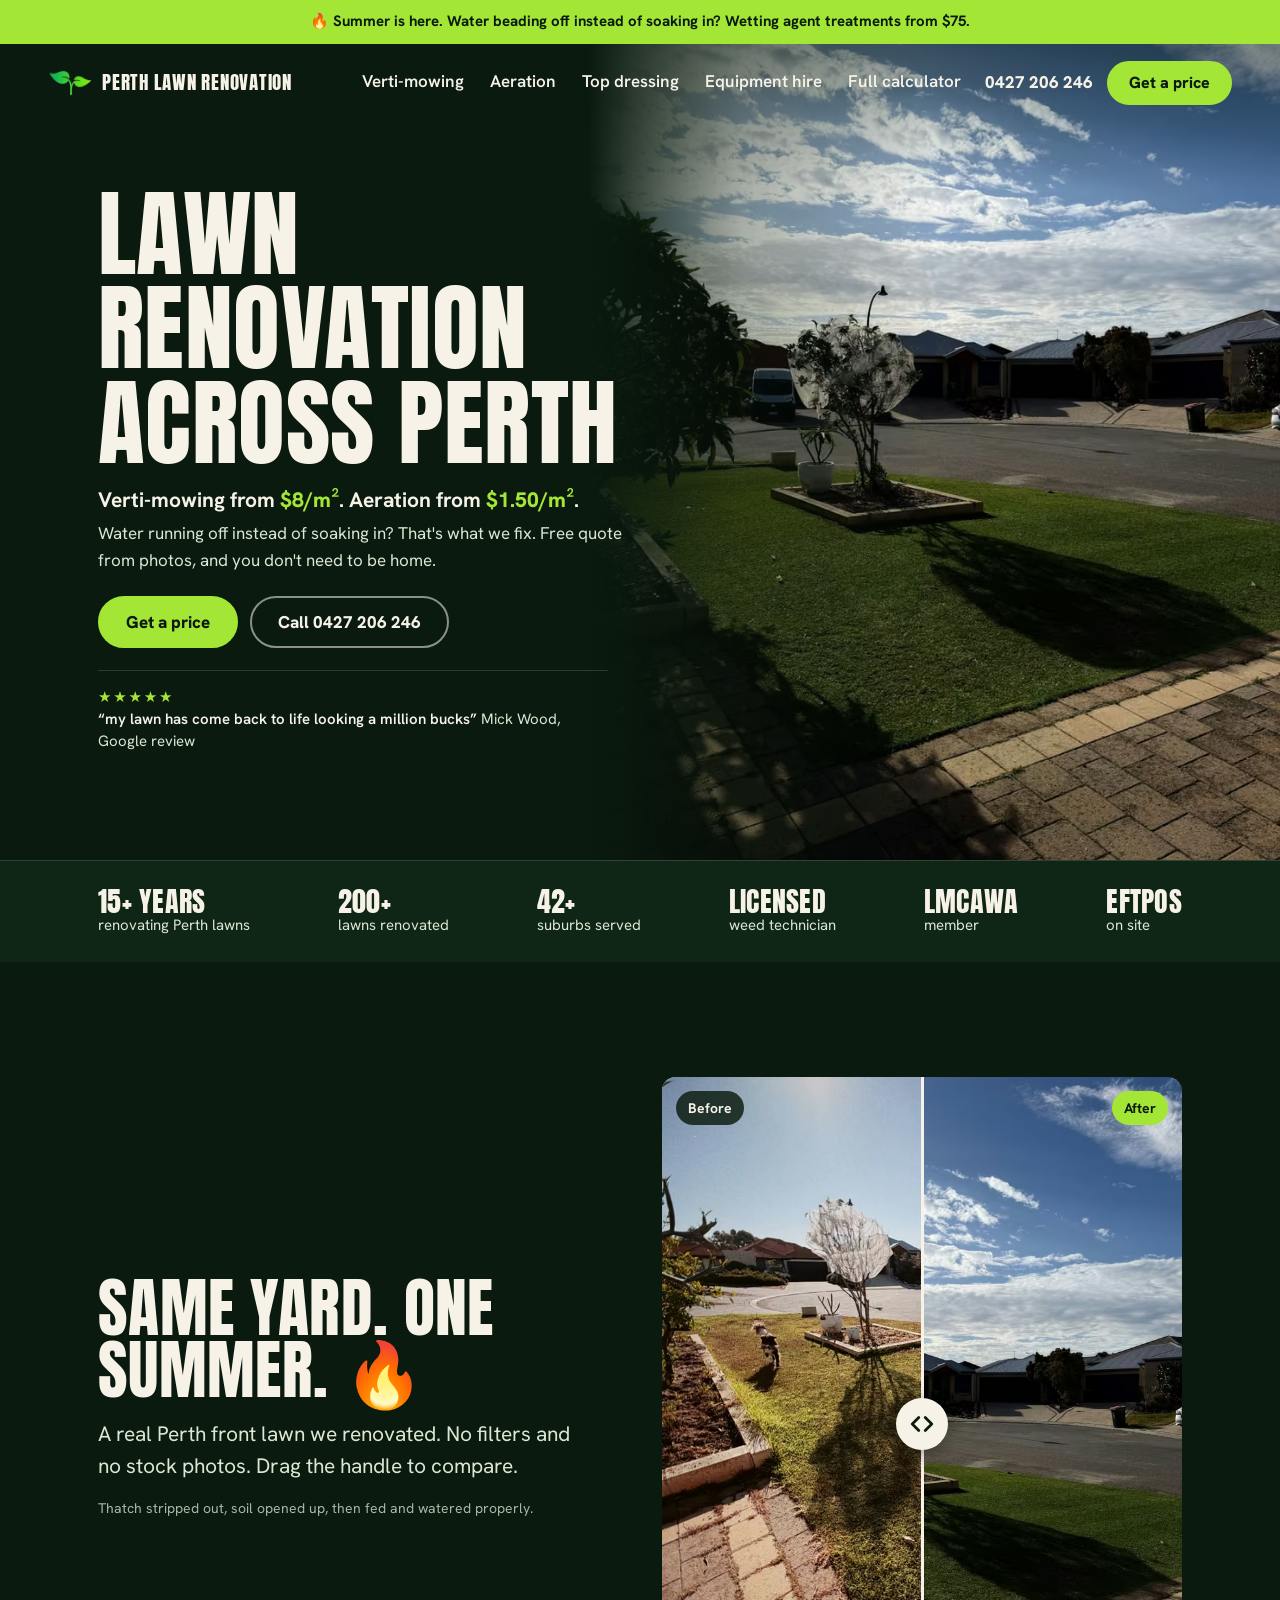
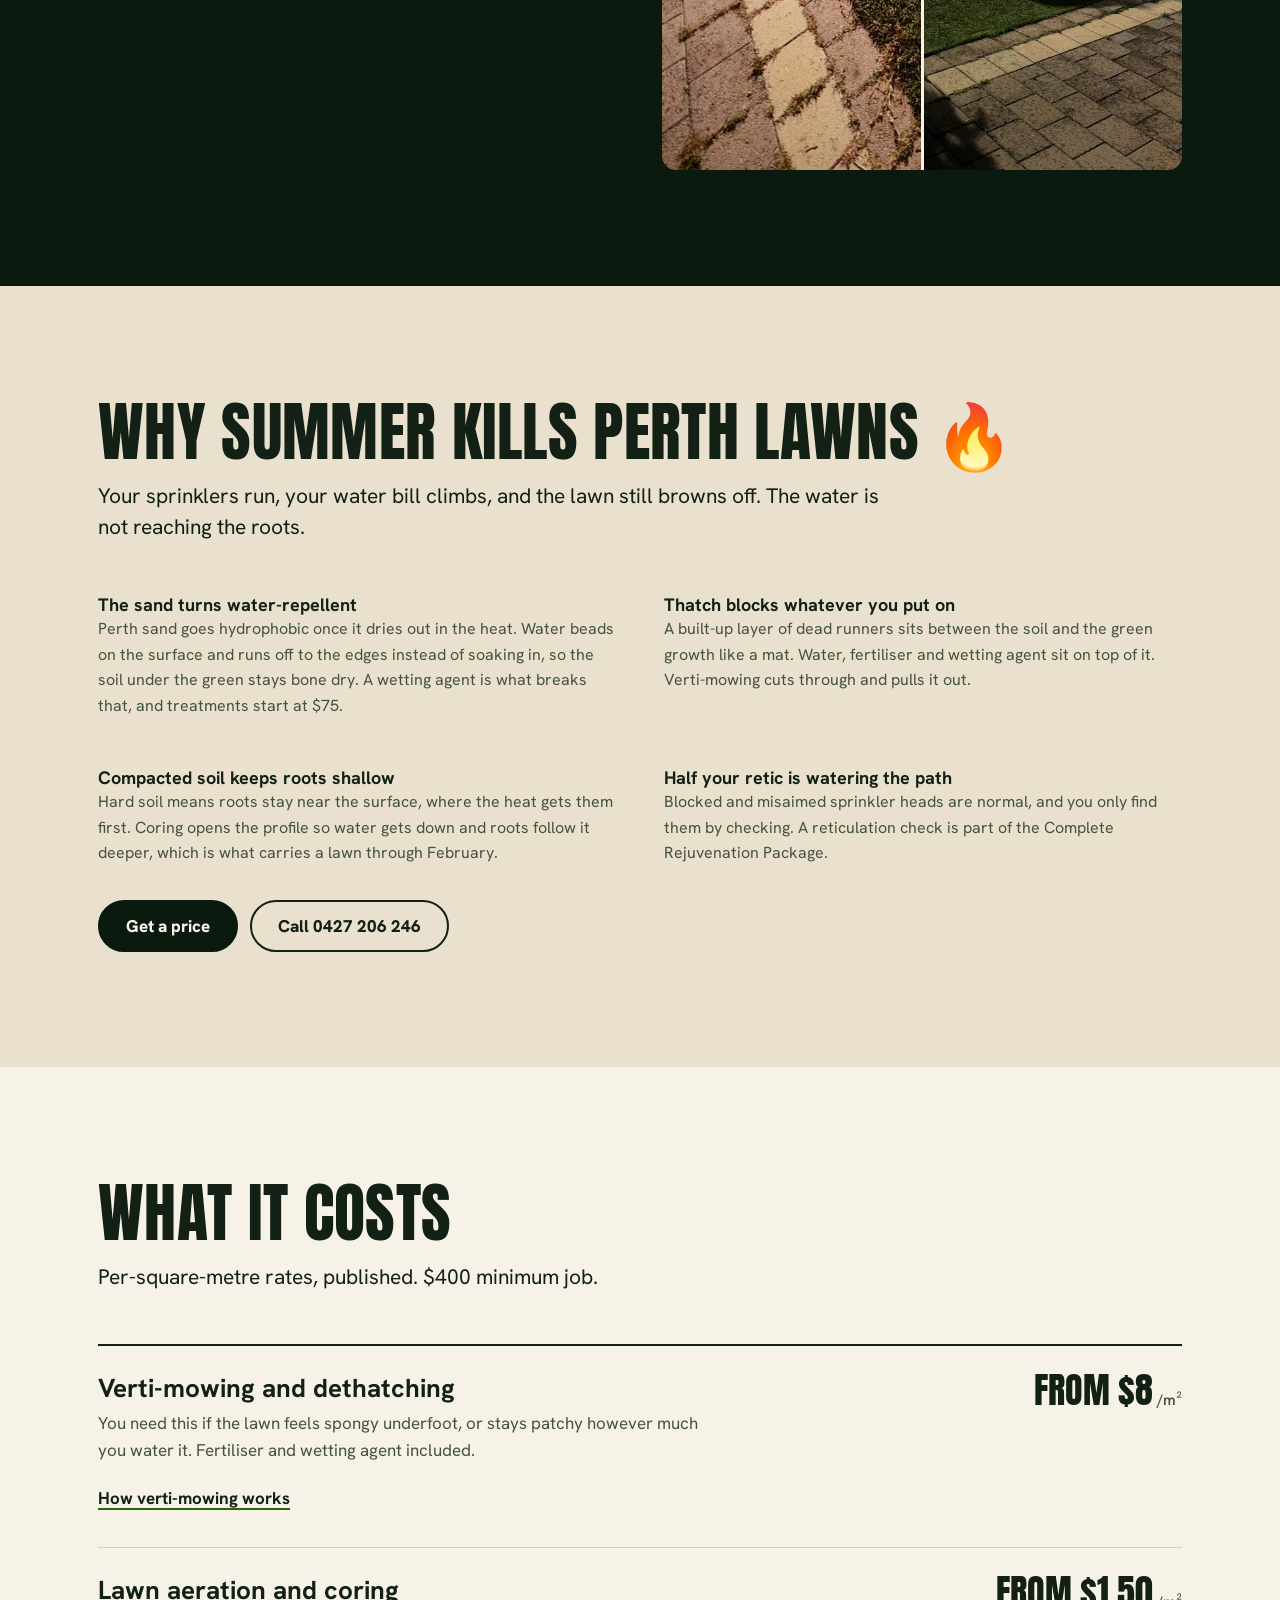
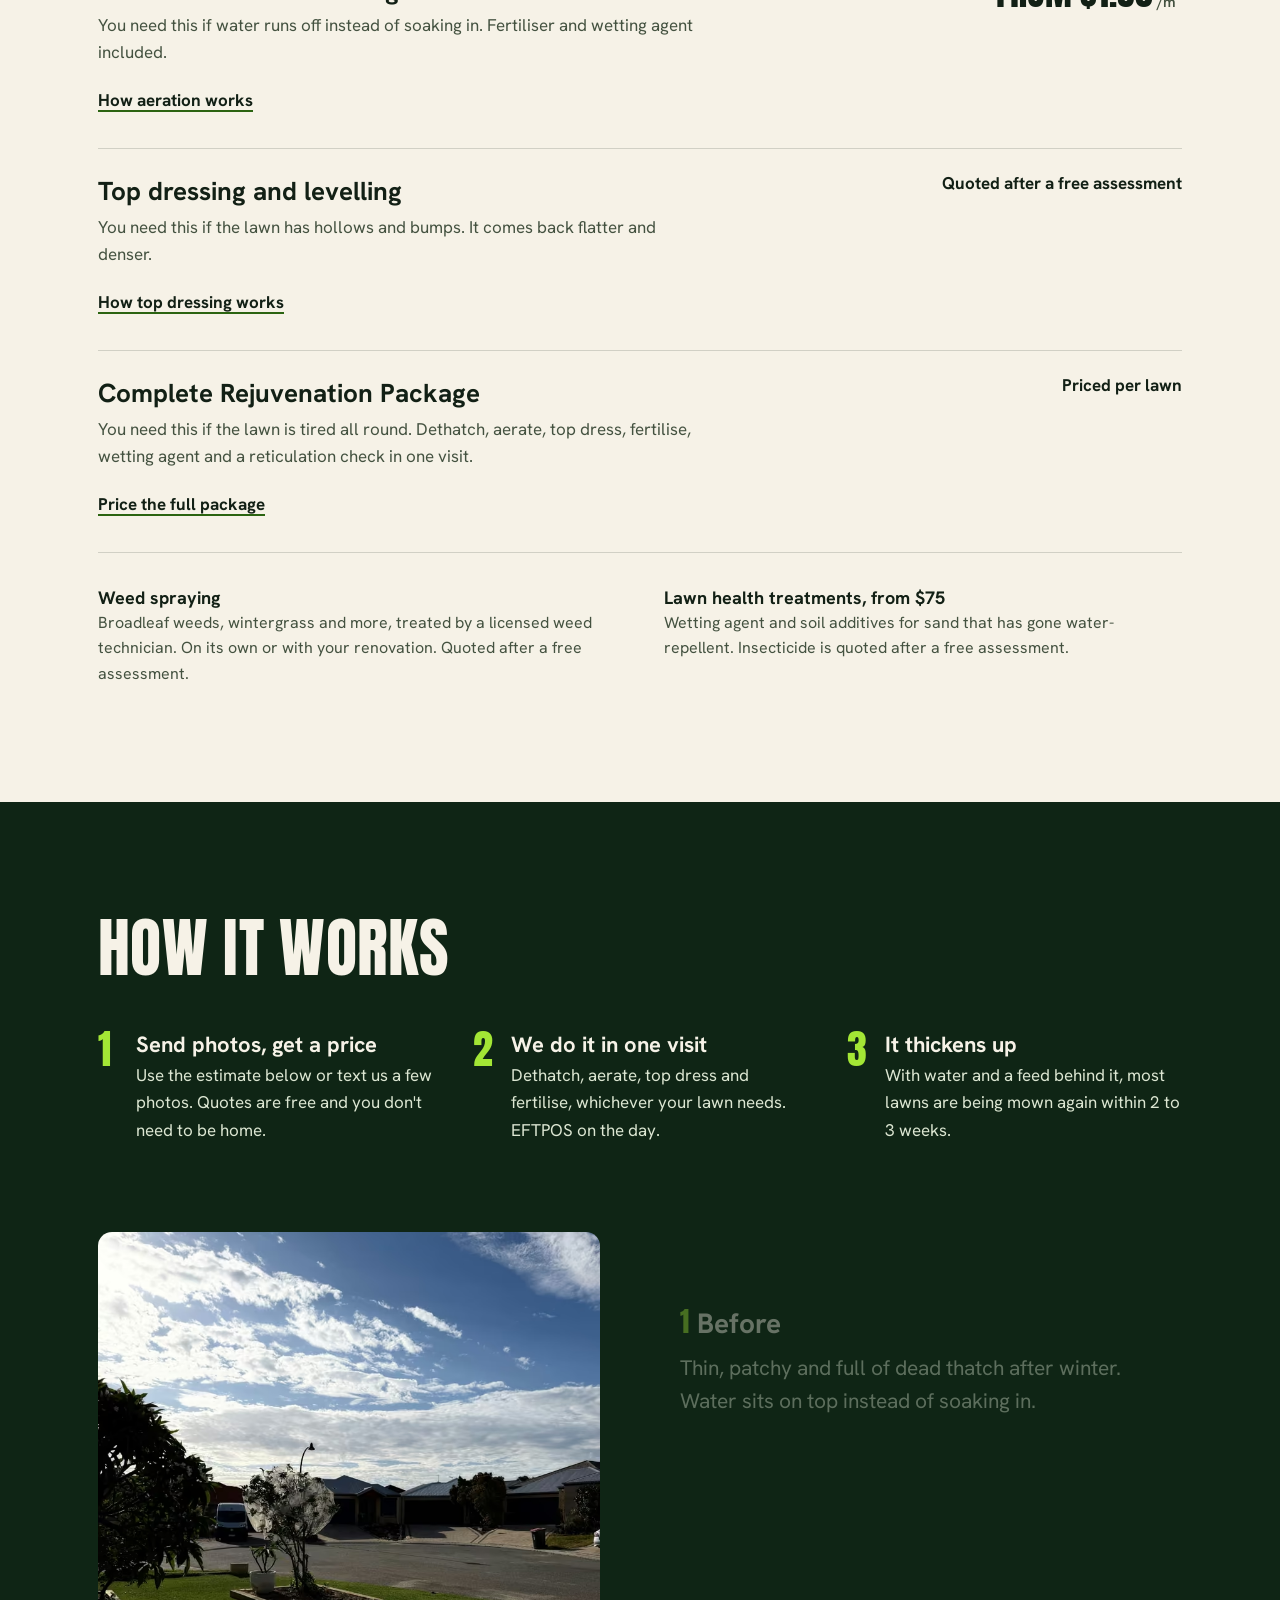
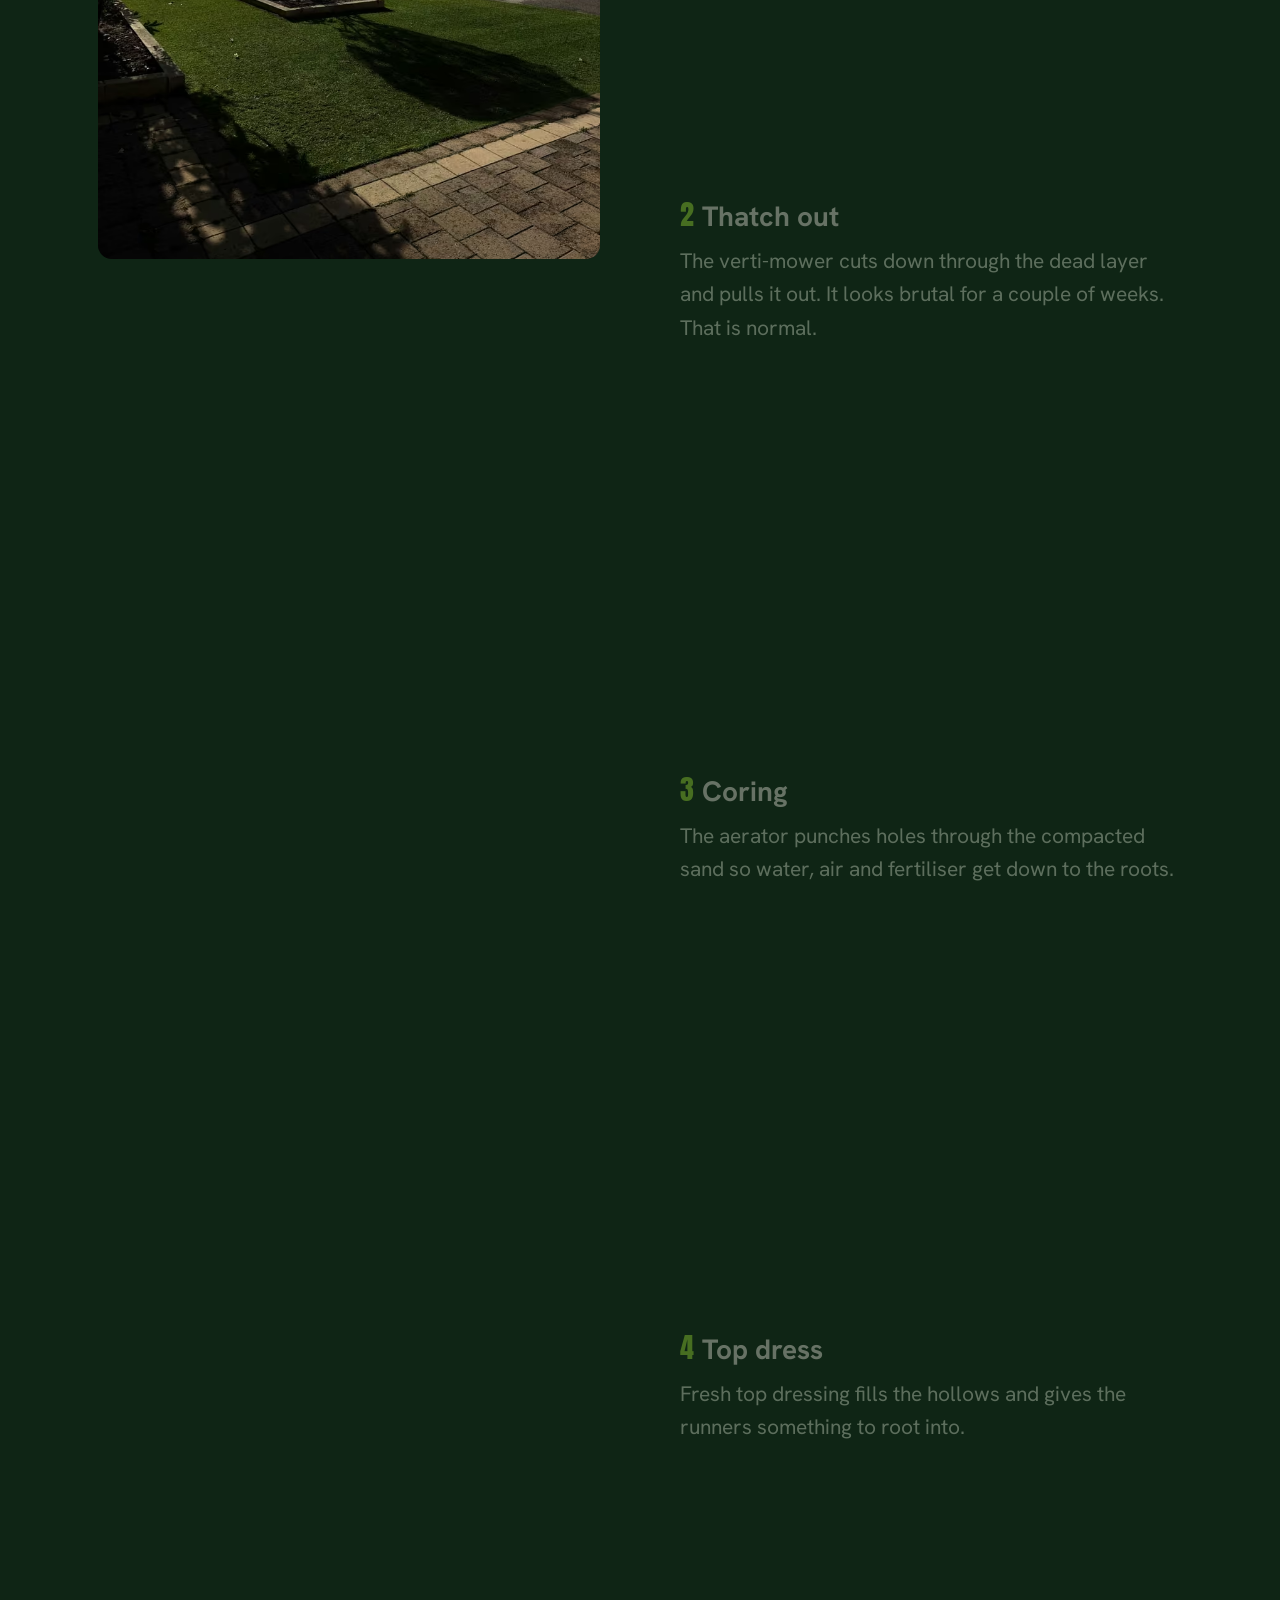
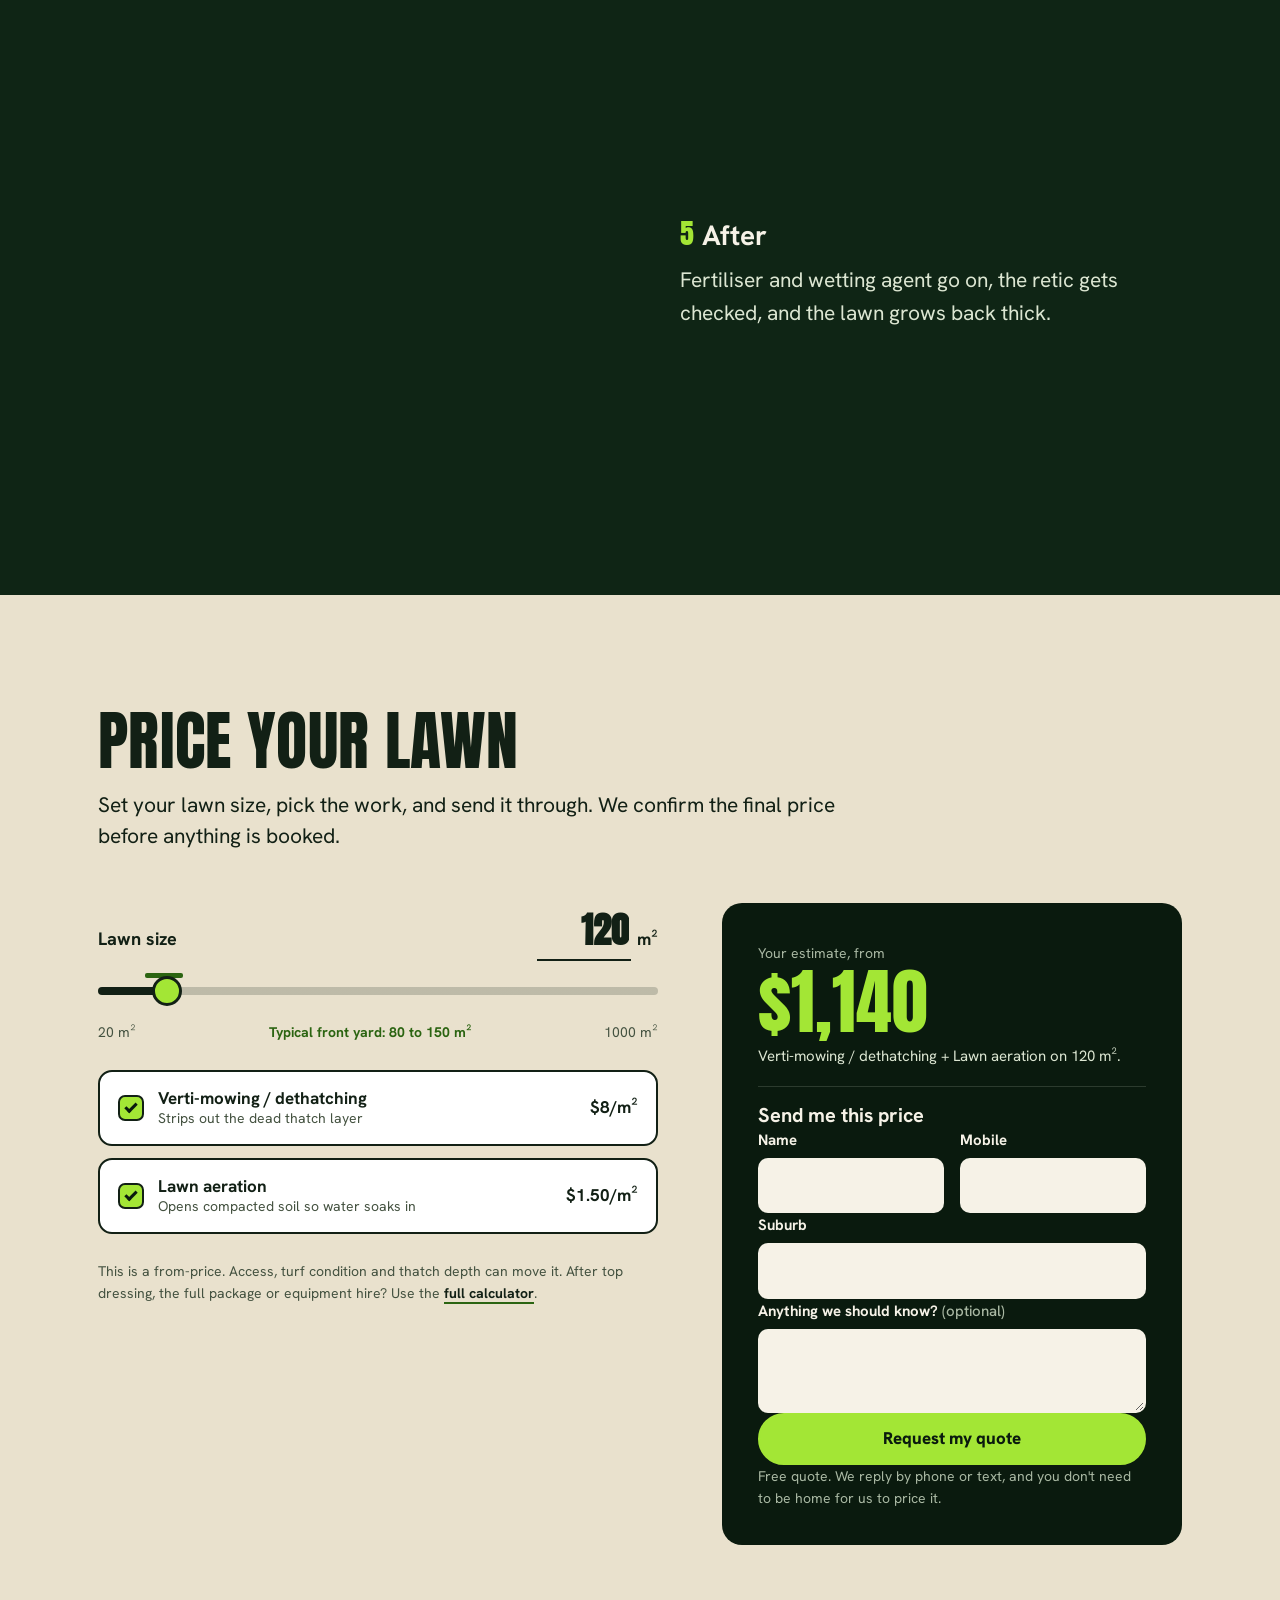
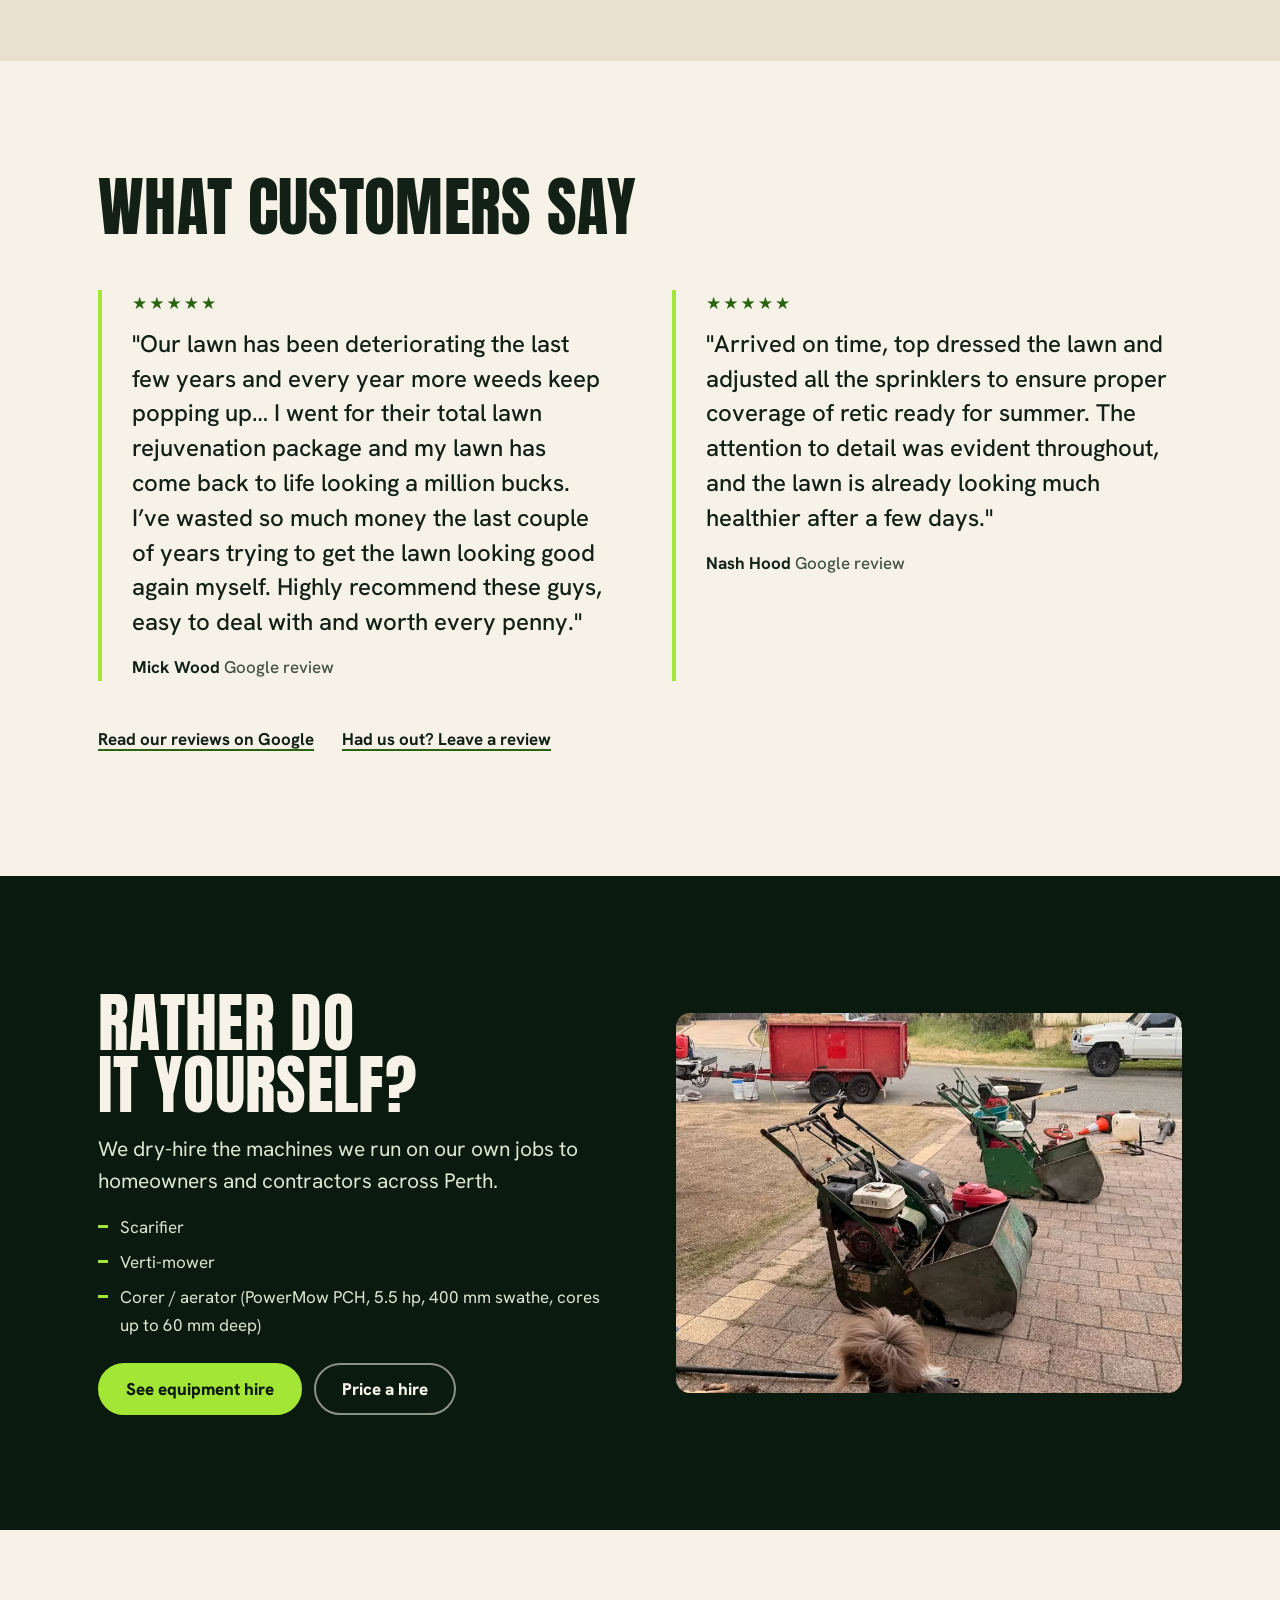
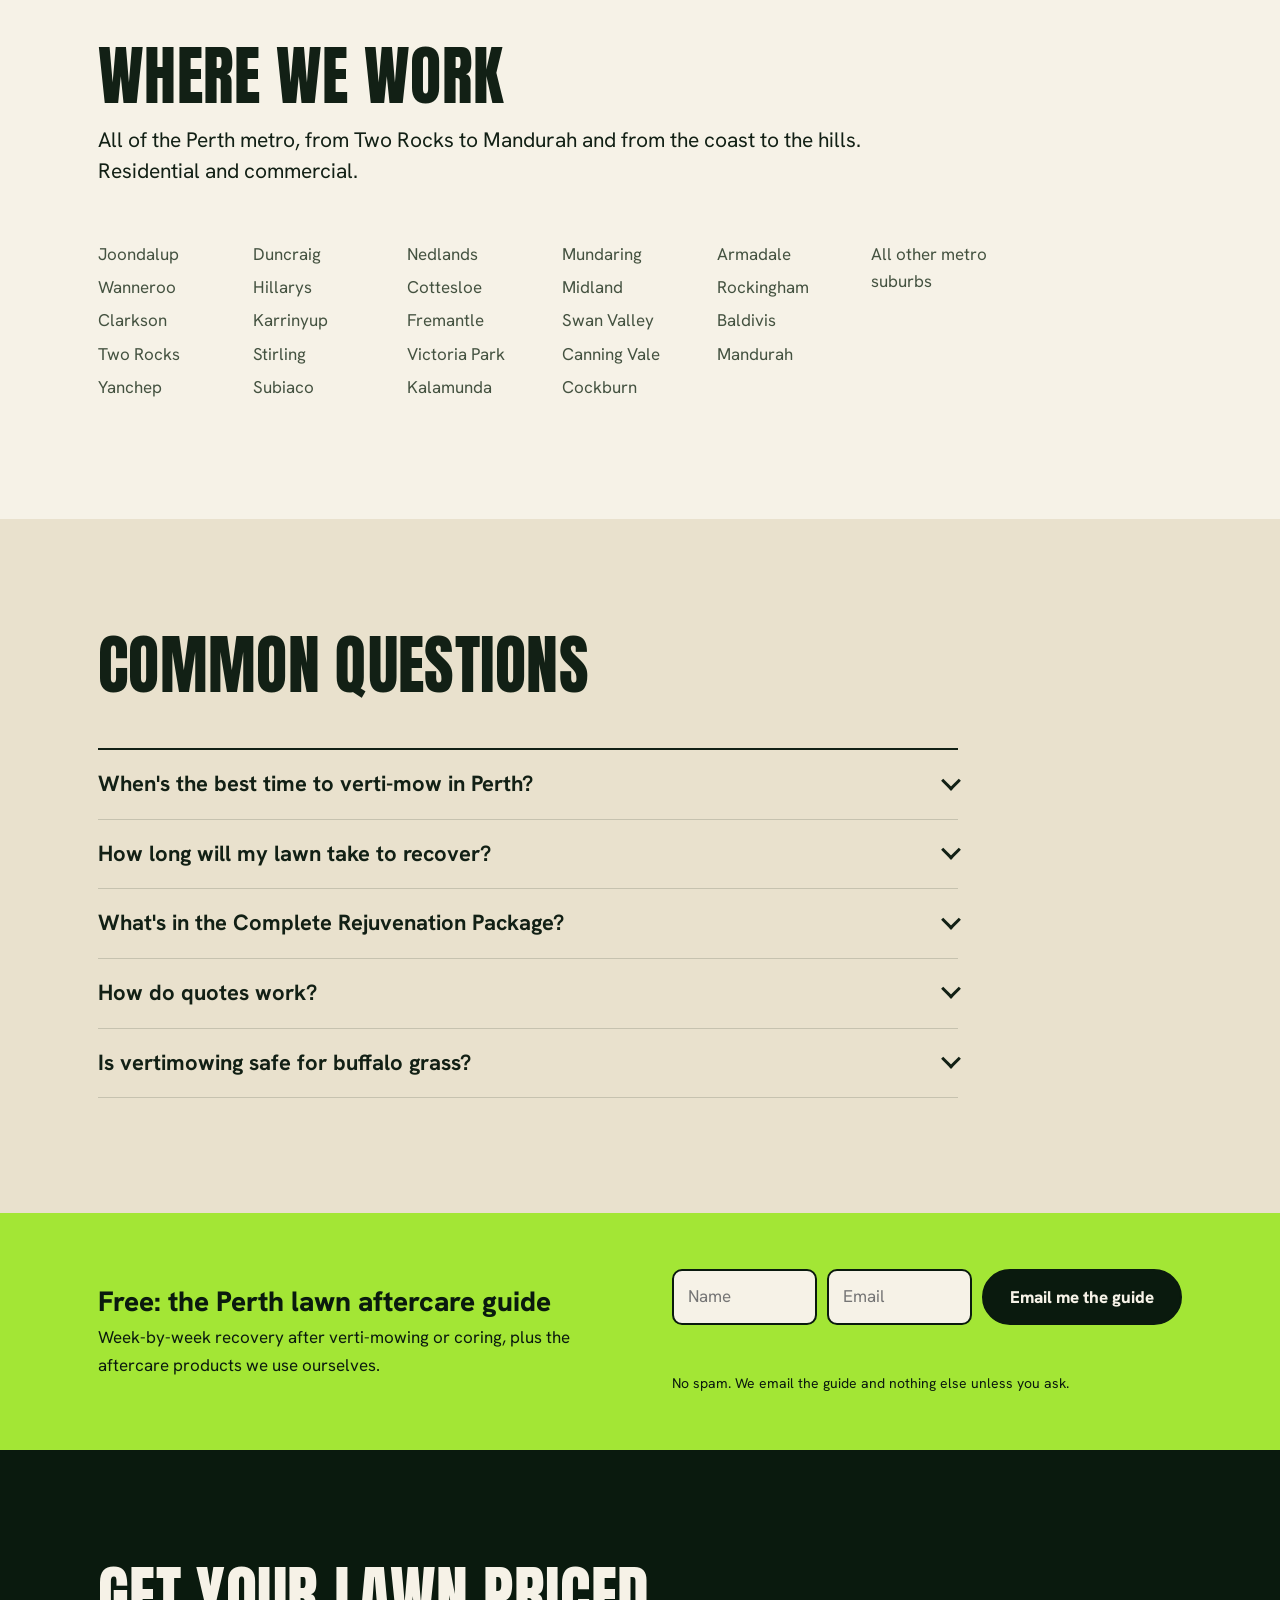
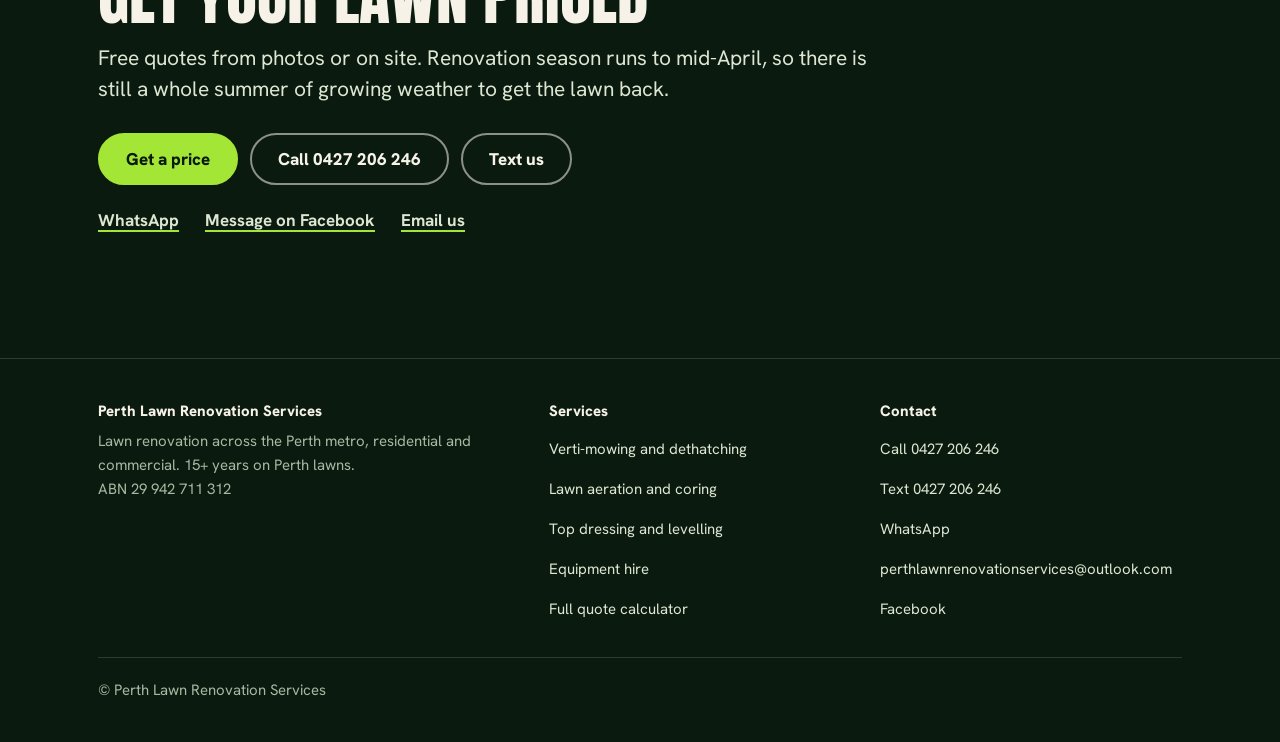
<file: index.html>
<!DOCTYPE html>
<html lang="en-AU">
<head>
<meta charset="utf-8">
<meta name="viewport" content="width=device-width, initial-scale=1">
<title>Lawn Renovation Perth | Vertimowing, Aeration &amp; Topdressing</title>
<meta name="description" content="Perth's lawn renovation specialists: vertimowing, aeration, coring and topdressing. Serving all Perth metro suburbs. Free online quotes. Est. 15 years.">
<meta name="keywords" content="vertimowing Perth, lawn renovation Perth, aeration Perth, lawn care Perth, dethatching Perth, couch grass vertimow, buffalo lawn care Perth">
<link rel="canonical" href="https://perthlawnrenovationservices.com.au/">
<meta property="og:type" content="website">
<meta property="og:title" content="Perth Lawn Renovation Services | Vertimowing &amp; Full Rejuvenation">
<meta property="og:description" content="Vertimowing, aeration, topdressing and complete lawn rejuvenation across all Perth suburbs. Free online quotes. 15 years experience.">
<meta property="og:url" content="https://perthlawnrenovationservices.com.au/">
<meta property="og:image" content="https://perthlawnrenovationservices.com.au/assets/plr-banner-opt.jpg">
<meta property="og:image:width" content="1200">
<meta property="og:image:height" content="600">
<meta property="og:image:alt" content="Perth Lawn Renovation Services before and after a lawn renovation">
<meta property="og:site_name" content="Perth Lawn Renovation Services">
<meta property="og:locale" content="en_AU">
<meta name="twitter:card" content="summary_large_image">
<meta name="twitter:title" content="Perth Lawn Renovation Services | Vertimowing &amp; Full Rejuvenation">
<meta name="twitter:description" content="Vertimowing, aeration, topdressing and complete lawn rejuvenation across all Perth suburbs. Free online quotes. 15 years experience.">
<meta name="twitter:image" content="https://perthlawnrenovationservices.com.au/assets/plr-banner-opt.jpg">
<meta name="robots" content="index, follow, max-image-preview:large">
<meta name="author" content="Perth Lawn Renovation Services">
<meta name="geo.region" content="AU-WA">
<meta name="geo.placename" content="Perth">
<link rel="apple-touch-icon" sizes="167x167" href="assets/apple-touch-icon-167.png">
<link rel="apple-touch-icon" sizes="152x152" href="assets/apple-touch-icon-152.png">
<link rel="apple-touch-icon" sizes="120x120" href="assets/apple-touch-icon-120.png">
<meta name="apple-mobile-web-app-title" content="Perth Lawn Reno">
<meta name="mobile-web-app-capable" content="yes">
<meta name="apple-mobile-web-app-status-bar-style" content="black-translucent">
<meta name="format-detection" content="telephone=yes">
<script type="application/ld+json">
{
  "@context": "https://schema.org",
  "@type": "LocalBusiness",
  "@id": "https://perthlawnrenovationservices.com.au/#business",
  "name": "Perth Lawn Renovation Services",
  "description": "Vertimowing, aeration, dethatching, topdressing and complete lawn rejuvenation across Perth metro. 15+ years experience.",
  "url": "https://perthlawnrenovationservices.com.au",
  "telephone": "+61427206246",
  "email": "perthlawnrenovationservices@outlook.com",
  "image": "https://perthlawnrenovationservices.com.au/assets/plr-banner-opt.jpg",
  "logo": "https://perthlawnrenovationservices.com.au/assets/sprout-transparent.png",
  "address": { "@type": "PostalAddress", "addressLocality": "Perth", "addressRegion": "WA", "addressCountry": "AU" },
  "geo": { "@type": "GeoCoordinates", "latitude": -31.9523, "longitude": 115.8613 },
  "areaServed": { "@type": "AdministrativeArea", "name": "Perth Metropolitan Area" },
  "priceRange": "$$",
  "currenciesAccepted": "AUD",
  "paymentAccepted": "Cash, EFTPOS",
  "openingHoursSpecification": { "@type": "OpeningHoursSpecification", "dayOfWeek": ["Monday","Tuesday","Wednesday","Thursday","Friday","Saturday"], "opens": "07:00", "closes": "17:00" },
  "hasOfferCatalog": {
    "@type": "OfferCatalog",
    "name": "Lawn Renovation Services",
    "itemListElement": [
      { "@type": "Offer", "itemOffered": { "@type": "Service", "name": "Vertimowing / Dethatching", "description": "Verti-mowing and dethatching to strip built-up thatch from couch, kikuyu and buffalo lawns." }, "priceSpecification": { "@type": "UnitPriceSpecification", "price": "8.00", "priceCurrency": "AUD", "unitText": "per square metre" } },
      { "@type": "Offer", "itemOffered": { "@type": "Service", "name": "Lawn Aeration", "description": "Core and coring aeration to relieve compaction and improve water penetration." }, "priceSpecification": { "@type": "UnitPriceSpecification", "price": "1.50", "priceCurrency": "AUD", "unitText": "per square metre" } },
      { "@type": "Offer", "itemOffered": { "@type": "Service", "name": "Complete Lawn Rejuvenation Package", "description": "Dethatch, aerate, topdress, fertilise, wetting agent and reticulation check in one visit." } },
      { "@type": "Offer", "itemOffered": { "@type": "Service", "name": "Weed Spraying", "description": "Licensed technician weed spraying for Perth lawns." } }
    ]
  },
  "sameAs": ["https://www.facebook.com/profile.php?id=61579701849078"]
}
</script>
<script type="application/ld+json">
{
  "@context": "https://schema.org",
  "@type": "FAQPage",
  "mainEntity": [
    { "@type": "Question", "name": "When's the best time to verti-mow in Perth?", "acceptedAnswer": { "@type": "Answer", "text": "Vertimowing season runs from September through to mid-April, so summer is well inside it. Spring is the ideal window because the lawn gets the whole season to thicken up. Summer still works, and it is when most people notice the problem: the lawn is growing hard in the heat, so it recovers fast, and getting water down to the roots matters far more in January than it does in September." } },
    { "@type": "Question", "name": "How long will my lawn take to recover?", "acceptedAnswer": { "@type": "Answer", "text": "It depends on the weather and the health of your lawn, so recovery time will vary. Dethatching is aggressive by design, and that short, scalped look straight after is completely normal. With water and a feed behind it, most lawns come back noticeably thicker and greener. As a rule of thumb, you'll be mowing again within 2-3 weeks." } },
    { "@type": "Question", "name": "What's in the Complete Rejuvenation Package?", "acceptedAnswer": { "@type": "Answer", "text": "Dethatching, aeration, topdressing, fertilising, wetting agent and a reticulation check: the full reset, done in one booking." } },
    { "@type": "Question", "name": "How do quotes work?", "acceptedAnswer": { "@type": "Answer", "text": "They're free, and you don't need to be home. Send your details and a few photos online or via Facebook and we'll price it up. Prefer an on-site assessment? We do those too. EFTPOS available on the day." } },
    { "@type": "Question", "name": "Is vertimowing safe for buffalo grass?", "acceptedAnswer": { "@type": "Answer", "text": "Yes, but the depth matters. Buffalo (Sir Walter, Palmetto, Sapphire) is a surface-runner and doesn't tolerate being cut right to the soil, so we set the blades shallower than we do for couch, removing the thatch without scalping the runners. Couch handles a much deeper cut and actually responds better to it. Not sure what grass you have? Send a photo with your quote and we'll tell you." } }
  ]
}
</script>
<link rel="preload" as="image" type="image/avif" imagesrcset="assets/img/after-480.avif 480w, assets/img/after-800.avif 800w, assets/img/after-1200.avif 1200w, assets/img/after-1400.avif 1400w" imagesizes="(min-width: 960px) 54vw, 100vw" fetchpriority="high">
<meta name="theme-color" content="#0a1a0e">
<link rel="icon" type="image/png" href="assets/sprout-transparent.png">
<link rel="apple-touch-icon" sizes="180x180" href="assets/apple-touch-icon.png">
<link rel="preload" href="assets/fonts/anton.woff2" as="font" type="font/woff2" crossorigin>
<link rel="preload" href="assets/fonts/hanken-grotesk.woff2" as="font" type="font/woff2" crossorigin>
<link rel="stylesheet" href="css/site.css">
<script src="js/site.js" defer></script>
</head>
<body class="has-bar">
<a class="skip" href="#main">Skip to content</a>
<header class="hdr" id="hdr">
  <a class="season" id="season" href="/#quote" hidden></a>
  <div class="hdr__in">
    <a class="brand" href="/" aria-label="Perth Lawn Renovation Services, home">
      <img src="assets/img/logo-96.png" srcset="assets/img/logo-96.png 1x, assets/img/logo-192.png 2x" width="44" height="27" alt="">
      <span>Perth Lawn Renovation</span>
    </a>
    <nav class="nav" aria-label="Main"><a href="vertimowing.html">Verti-mowing</a><a href="aeration.html">Aeration</a><a href="top-dressing.html">Top dressing</a><a href="hire.html">Equipment hire</a><a href="quote.html">Full calculator</a></nav>
    <a class="hdr__tel" href="tel:+61427206246">0427 206 246</a>
    <a class="btn btn--sm hdr__cta" href="#quote">Get a price</a>
    <a class="btn btn--sm hdr__call" href="tel:+61427206246">Call</a>
    <button class="menu-btn" type="button" aria-expanded="false" aria-controls="mnav">Menu</button>
  </div>
  <nav class="mnav" id="mnav" aria-label="Mobile" hidden>
    <a href="/">Home</a><a href="vertimowing.html">Verti-mowing<span>From $8/m²</span></a><a href="aeration.html">Aeration<span>From $1.50/m²</span></a><a href="top-dressing.html">Top dressing</a><a href="hire.html">Equipment hire</a><a href="quote.html">Full calculator</a><a href="#quote">Get a price</a>
  </nav>
</header>

<main id="main">

<section class="hero" data-bar-after>
  <div class="hero__media"><picture><source type="image/avif" srcset="assets/img/after-480.avif 480w, assets/img/after-800.avif 800w, assets/img/after-1200.avif 1200w, assets/img/after-1400.avif 1400w" sizes="(min-width: 960px) 54vw, 100vw"><source type="image/webp" srcset="assets/img/after-480.webp 480w, assets/img/after-800.webp 800w, assets/img/after-1200.webp 1200w, assets/img/after-1400.webp 1400w" sizes="(min-width: 960px) 54vw, 100vw"><img src="assets/img/after-800.jpg" srcset="assets/img/after-480.jpg 480w, assets/img/after-800.jpg 800w, assets/img/after-1200.jpg 1200w, assets/img/after-1400.jpg 1400w" sizes="(min-width: 960px) 54vw, 100vw" width="1400" height="1867" alt="A front lawn in a Perth suburb grown back thick and green after renovation" fetchpriority="high" decoding="async"></picture></div>
  <div class="w hero__body">
    <div class="hero__col">
      <h1>Lawn renovation across Perth</h1>
      <p class="hero__price">Verti-mowing from <b>$8/m²</b>. Aeration from <b>$1.50/m²</b>.</p>
      <p class="hero__ease">Water running off instead of soaking in? That's what we fix. Free quote from photos, and you don't need to be home.</p>
      <div class="hero__cta">
        <a class="btn" href="#quote">Get a price</a>
        <a class="btn btn--ghost" href="tel:+61427206246">Call 0427 206 246</a>
      </div>
      <p class="hero__say"><span class="stars" aria-hidden="true">★★★★★</span><br><q>my lawn has come back to life looking a million bucks</q> Mick Wood, Google review</p>
    </div>
  </div>
</section>

<section class="facts" aria-label="About the business">
  <div class="w">
    <ul>
      <li><b>15+ years</b>renovating Perth lawns</li>
      <li><b>200+</b>lawns renovated</li>
      <li><b>42+</b>suburbs served</li>
      <li><b>Licensed</b>weed technician</li>
      <li><b>LMCAWA</b>member</li>
      <li><b>EFTPOS</b>on site</li>
    </ul>
  </div>
</section>

<section class="sec sec--forest" id="results">
  <div class="w proof__grid">
    <div class="sec__head">
      <h2>Same yard. One summer. 🔥</h2>
      <p class="lead">A real Perth front lawn we renovated. No filters and no stock photos. Drag the handle to compare.</p>
      <p class="proof__note">Thatch stripped out, soil opened up, then fed and watered properly.</p>
    </div>
    <div>
      <div class="ba">
        <picture class="ba__after"><source type="image/avif" srcset="assets/img/after-480.avif 480w, assets/img/after-800.avif 800w, assets/img/after-1200.avif 1200w, assets/img/after-1400.avif 1400w" sizes="(min-width: 900px) 520px, 92vw"><source type="image/webp" srcset="assets/img/after-480.webp 480w, assets/img/after-800.webp 800w, assets/img/after-1200.webp 1200w, assets/img/after-1400.webp 1400w" sizes="(min-width: 900px) 520px, 92vw"><img src="assets/img/after-800.jpg" srcset="assets/img/after-480.jpg 480w, assets/img/after-800.jpg 800w, assets/img/after-1200.jpg 1200w, assets/img/after-1400.jpg 1400w" sizes="(min-width: 900px) 520px, 92vw" width="1400" height="1867" alt="After: the lawn thick and green" loading="lazy" decoding="async"></picture>
        <picture class="ba__before"><source type="image/avif" srcset="assets/img/before-480.avif 480w, assets/img/before-800.avif 800w, assets/img/before-1200.avif 1200w, assets/img/before-1400.avif 1400w" sizes="(min-width: 900px) 520px, 92vw"><source type="image/webp" srcset="assets/img/before-480.webp 480w, assets/img/before-800.webp 800w, assets/img/before-1200.webp 1200w, assets/img/before-1400.webp 1400w" sizes="(min-width: 900px) 520px, 92vw"><img src="assets/img/before-800.jpg" srcset="assets/img/before-480.jpg 480w, assets/img/before-800.jpg 800w, assets/img/before-1200.jpg 1200w, assets/img/before-1400.jpg 1400w" sizes="(min-width: 900px) 520px, 92vw" width="1400" height="1867" alt="Before: the same lawn thin, yellow and patchy" loading="lazy" decoding="async"></picture>
        <span class="ba__tag ba__tag--b">Before</span>
        <span class="ba__tag ba__tag--a">After</span>
        <span class="ba__line" aria-hidden="true"><span class="ba__knob"><svg viewBox="0 0 24 24" fill="none" stroke="currentColor" stroke-width="2.5" stroke-linecap="round" stroke-linejoin="round"><path d="M9 6l-6 6 6 6M15 6l6 6-6 6"/></svg></span></span>
        <input class="ba__range" type="range" min="0" max="100" value="50" step="any" aria-label="Before and after comparison. Move left to show more of the after photo, right for more of the before photo.">
      </div>
    </div>
  </div>
</section>

<section class="sec sec--sand on-light" id="summer">
  <div class="w">
    <div class="sec__head">
      <h2>Why summer kills Perth lawns 🔥</h2>
      <p class="lead">Your sprinklers run, your water bill climbs, and the lawn still browns off. The water is not reaching the roots.</p>
    </div>
    <div class="svc__extra">
      <div>
        <h3>The sand turns water-repellent</h3>
        <p>Perth sand goes hydrophobic once it dries out in the heat. Water beads on the surface and runs off to the edges instead of soaking in, so the soil under the green stays bone dry. A wetting agent is what breaks that, and treatments start at $75.</p>
      </div>
      <div>
        <h3>Thatch blocks whatever you put on</h3>
        <p>A built-up layer of dead runners sits between the soil and the green growth like a mat. Water, fertiliser and wetting agent sit on top of it. Verti-mowing cuts through and pulls it out.</p>
      </div>
      <div>
        <h3>Compacted soil keeps roots shallow</h3>
        <p>Hard soil means roots stay near the surface, where the heat gets them first. Coring opens the profile so water gets down and roots follow it deeper, which is what carries a lawn through February.</p>
      </div>
      <div>
        <h3>Half your retic is watering the path</h3>
        <p>Blocked and misaimed sprinkler heads are normal, and you only find them by checking. A reticulation check is part of the Complete Rejuvenation Package.</p>
      </div>
    </div>
    <div class="btn-row" style="margin-top:34px">
      <a class="btn btn--dark" href="#quote">Get a price</a>
      <a class="btn btn--line" href="tel:+61427206246">Call 0427 206 246</a>
    </div>
  </div>
</section>

<section class="sec on-light" id="services">
  <div class="w">
    <div class="sec__head">
      <h2>What it costs</h2>
      <p class="lead">Per-square-metre rates, published. $400 minimum job.</p>
    </div>
    <div class="svc">
      <article class="svc__row rv">
        <h3>Verti-mowing and dethatching</h3>
        <p class="svc__price">From $8<small> /m²</small></p>
        <p>You need this if the lawn feels spongy underfoot, or stays patchy however much you water it. Fertiliser and wetting agent included.</p>
        <a class="link" href="vertimowing.html">How verti-mowing works</a>
      </article>
      <article class="svc__row rv">
        <h3>Lawn aeration and coring</h3>
        <p class="svc__price">From $1.50<small> /m²</small></p>
        <p>You need this if water runs off instead of soaking in. Fertiliser and wetting agent included.</p>
        <a class="link" href="aeration.html">How aeration works</a>
      </article>
      <article class="svc__row rv">
        <h3>Top dressing and levelling</h3>
        <p class="svc__price svc__price--text">Quoted after a free assessment</p>
        <p>You need this if the lawn has hollows and bumps. It comes back flatter and denser.</p>
        <a class="link" href="top-dressing.html">How top dressing works</a>
      </article>
      <article class="svc__row rv">
        <h3>Complete Rejuvenation Package</h3>
        <p class="svc__price svc__price--text">Priced per lawn</p>
        <p>You need this if the lawn is tired all round. Dethatch, aerate, top dress, fertilise, wetting agent and a reticulation check in one visit.</p>
        <a class="link" href="quote.html">Price the full package</a>
      </article>
    </div>
    <div class="svc__extra">
      <div>
        <h3>Weed spraying</h3>
        <p>Broadleaf weeds, wintergrass and more, treated by a licensed weed technician. On its own or with your renovation. Quoted after a free assessment.</p>
      </div>
      <div>
        <h3>Lawn health treatments, from $75</h3>
        <p>Wetting agent and soil additives for sand that has gone water-repellent. Insecticide is quoted after a free assessment.</p>
      </div>
    </div>
  </div>
</section>

<section class="sec sec--pine" id="how">
  <div class="w">
    <div class="sec__head">
      <h2>How it works</h2>
    </div>
    <ol class="steps">
      <li><h3>Send photos, get a price</h3><p>Use the estimate below or text us a few photos. Quotes are free and you don't need to be home.</p></li>
      <li><h3>We do it in one visit</h3><p>Dethatch, aerate, top dress and fertilise, whichever your lawn needs. EFTPOS on the day.</p></li>
      <li><h3>It thickens up</h3><p>With water and a feed behind it, most lawns are being mown again within 2 to 3 weeks.</p></li>
    </ol>
    <div class="story">
      <div class="story__frame" aria-hidden="true"><picture><source type="image/avif" srcset="assets/img/before-480.avif 480w, assets/img/before-800.avif 800w, assets/img/before-1200.avif 1200w, assets/img/before-1400.avif 1400w" sizes="(min-width: 1024px) 45vw, 1px"><source type="image/webp" srcset="assets/img/before-480.webp 480w, assets/img/before-800.webp 800w, assets/img/before-1200.webp 1200w, assets/img/before-1400.webp 1400w" sizes="(min-width: 1024px) 45vw, 1px"><img src="assets/img/before-800.jpg" srcset="assets/img/before-480.jpg 480w, assets/img/before-800.jpg 800w, assets/img/before-1200.jpg 1200w, assets/img/before-1400.jpg 1400w" sizes="(min-width: 1024px) 45vw, 1px" width="1400" height="1867" alt="A thin, yellowing front lawn with bare patches beside a brick-paved driveway" loading="lazy" decoding="async"></picture><picture><source type="image/avif" srcset="assets/img/thatch-out-480.avif 480w, assets/img/thatch-out-800.avif 800w, assets/img/thatch-out-1200.avif 1200w, assets/img/thatch-out-1400.avif 1400w" sizes="(min-width: 1024px) 45vw, 1px"><source type="image/webp" srcset="assets/img/thatch-out-480.webp 480w, assets/img/thatch-out-800.webp 800w, assets/img/thatch-out-1200.webp 1200w, assets/img/thatch-out-1400.webp 1400w" sizes="(min-width: 1024px) 45vw, 1px"><img src="assets/img/thatch-out-800.jpg" srcset="assets/img/thatch-out-480.jpg 480w, assets/img/thatch-out-800.jpg 800w, assets/img/thatch-out-1200.jpg 1200w, assets/img/thatch-out-1400.jpg 1400w" sizes="(min-width: 1024px) 45vw, 1px" width="1400" height="1050" alt="A front lawn cut back to bare brown runners straight after verti-mowing" loading="lazy" decoding="async"></picture><picture><source type="image/avif" srcset="assets/img/coring-480.avif 480w, assets/img/coring-800.avif 800w, assets/img/coring-1200.avif 1200w, assets/img/coring-1400.avif 1400w" sizes="(min-width: 1024px) 45vw, 1px"><source type="image/webp" srcset="assets/img/coring-480.webp 480w, assets/img/coring-800.webp 800w, assets/img/coring-1200.webp 1200w, assets/img/coring-1400.webp 1400w" sizes="(min-width: 1024px) 45vw, 1px"><img src="assets/img/coring-800.jpg" srcset="assets/img/coring-480.jpg 480w, assets/img/coring-800.jpg 800w, assets/img/coring-1200.jpg 1200w, assets/img/coring-1400.jpg 1400w" sizes="(min-width: 1024px) 45vw, 1px" width="1400" height="1867" alt="Rear view of a green coring machine leaving soil plugs across a lawn" loading="lazy" decoding="async"></picture><picture><source type="image/avif" srcset="assets/img/topdress-480.avif 480w, assets/img/topdress-800.avif 800w, assets/img/topdress-1200.avif 1200w, assets/img/topdress-1400.avif 1400w" sizes="(min-width: 1024px) 45vw, 1px"><source type="image/webp" srcset="assets/img/topdress-480.webp 480w, assets/img/topdress-800.webp 800w, assets/img/topdress-1200.webp 1200w, assets/img/topdress-1400.webp 1400w" sizes="(min-width: 1024px) 45vw, 1px"><img src="assets/img/topdress-800.jpg" srcset="assets/img/topdress-480.jpg 480w, assets/img/topdress-800.jpg 800w, assets/img/topdress-1200.jpg 1200w, assets/img/topdress-1400.jpg 1400w" sizes="(min-width: 1024px) 45vw, 1px" width="1400" height="1050" alt="Two piles of top dressing sand ready to spread over a large lawn" loading="lazy" decoding="async"></picture><picture><source type="image/avif" srcset="assets/img/after-480.avif 480w, assets/img/after-800.avif 800w, assets/img/after-1200.avif 1200w, assets/img/after-1400.avif 1400w" sizes="(min-width: 1024px) 45vw, 1px"><source type="image/webp" srcset="assets/img/after-480.webp 480w, assets/img/after-800.webp 800w, assets/img/after-1200.webp 1200w, assets/img/after-1400.webp 1400w" sizes="(min-width: 1024px) 45vw, 1px"><img src="assets/img/after-800.jpg" srcset="assets/img/after-480.jpg 480w, assets/img/after-800.jpg 800w, assets/img/after-1200.jpg 1200w, assets/img/after-1400.jpg 1400w" sizes="(min-width: 1024px) 45vw, 1px" width="1400" height="1867" alt="The same front lawn grown back thick and dark green" loading="lazy" decoding="async"></picture></div>
      <div>
        <ol class="story__steps" aria-label="What a renovation looks like, stage by stage"><li><picture><source type="image/avif" srcset="assets/img/before-480.avif 480w, assets/img/before-800.avif 800w" sizes="(min-width: 1024px) 1px, 82vw"><source type="image/webp" srcset="assets/img/before-480.webp 480w, assets/img/before-800.webp 800w" sizes="(min-width: 1024px) 1px, 82vw"><img src="assets/img/before-800.jpg" srcset="assets/img/before-480.jpg 480w, assets/img/before-800.jpg 800w" sizes="(min-width: 1024px) 1px, 82vw" width="1400" height="1867" alt="A thin, yellowing front lawn with bare patches beside a brick-paved driveway" loading="lazy" decoding="async"></picture><h3><span>1</span>Before</h3><p>Thin, patchy and full of dead thatch after winter. Water sits on top instead of soaking in.</p></li><li><picture><source type="image/avif" srcset="assets/img/thatch-out-480.avif 480w, assets/img/thatch-out-800.avif 800w" sizes="(min-width: 1024px) 1px, 82vw"><source type="image/webp" srcset="assets/img/thatch-out-480.webp 480w, assets/img/thatch-out-800.webp 800w" sizes="(min-width: 1024px) 1px, 82vw"><img src="assets/img/thatch-out-800.jpg" srcset="assets/img/thatch-out-480.jpg 480w, assets/img/thatch-out-800.jpg 800w" sizes="(min-width: 1024px) 1px, 82vw" width="1400" height="1050" alt="A front lawn cut back to bare brown runners straight after verti-mowing" loading="lazy" decoding="async"></picture><h3><span>2</span>Thatch out</h3><p>The verti-mower cuts down through the dead layer and pulls it out. It looks brutal for a couple of weeks. That is normal.</p></li><li><picture><source type="image/avif" srcset="assets/img/coring-480.avif 480w, assets/img/coring-800.avif 800w" sizes="(min-width: 1024px) 1px, 82vw"><source type="image/webp" srcset="assets/img/coring-480.webp 480w, assets/img/coring-800.webp 800w" sizes="(min-width: 1024px) 1px, 82vw"><img src="assets/img/coring-800.jpg" srcset="assets/img/coring-480.jpg 480w, assets/img/coring-800.jpg 800w" sizes="(min-width: 1024px) 1px, 82vw" width="1400" height="1867" alt="Rear view of a green coring machine leaving soil plugs across a lawn" loading="lazy" decoding="async"></picture><h3><span>3</span>Coring</h3><p>The aerator punches holes through the compacted sand so water, air and fertiliser get down to the roots.</p></li><li><picture><source type="image/avif" srcset="assets/img/topdress-480.avif 480w, assets/img/topdress-800.avif 800w" sizes="(min-width: 1024px) 1px, 82vw"><source type="image/webp" srcset="assets/img/topdress-480.webp 480w, assets/img/topdress-800.webp 800w" sizes="(min-width: 1024px) 1px, 82vw"><img src="assets/img/topdress-800.jpg" srcset="assets/img/topdress-480.jpg 480w, assets/img/topdress-800.jpg 800w" sizes="(min-width: 1024px) 1px, 82vw" width="1400" height="1050" alt="Two piles of top dressing sand ready to spread over a large lawn" loading="lazy" decoding="async"></picture><h3><span>4</span>Top dress</h3><p>Fresh top dressing fills the hollows and gives the runners something to root into.</p></li><li><picture><source type="image/avif" srcset="assets/img/after-480.avif 480w, assets/img/after-800.avif 800w" sizes="(min-width: 1024px) 1px, 82vw"><source type="image/webp" srcset="assets/img/after-480.webp 480w, assets/img/after-800.webp 800w" sizes="(min-width: 1024px) 1px, 82vw"><img src="assets/img/after-800.jpg" srcset="assets/img/after-480.jpg 480w, assets/img/after-800.jpg 800w" sizes="(min-width: 1024px) 1px, 82vw" width="1400" height="1867" alt="The same front lawn grown back thick and dark green" loading="lazy" decoding="async"></picture><h3><span>5</span>After</h3><p>Fertiliser and wetting agent go on, the retic gets checked, and the lawn grows back thick.</p></li></ol>
        <div class="story__dots" aria-hidden="true"><i></i><i></i><i></i><i></i><i></i><span>1 of 5</span></div>
      </div>
    </div>
  </div>
</section>

<section class="sec sec--sand on-light" id="quote">
  <div class="w">
    <div class="sec__head">
      <h2>Price your lawn</h2>
      <p class="lead">Set your lawn size, pick the work, and send it through. We confirm the final price before anything is booked.</p>
    </div>
    <div class="est__grid" id="estimate">
      <div class="est__calc">
        <div>
          <div class="est__size">
            <label for="estArea">Lawn size</label>
            <span class="est__num"><input id="estArea" type="number" inputmode="numeric" min="1" max="2000" value="120" aria-label="Lawn size in square metres"> m²</span>
          </div>
          <div class="range">
            <span class="range__typ" aria-hidden="true"></span>
            <input id="estRange" type="range" min="20" max="1000" step="5" value="120" aria-label="Lawn size slider, 20 to 1000 square metres">
          </div>
          <div class="range__scale"><span>20 m²</span><span>Typical front yard: 80 to 150 m²</span><span>1000 m²</span></div>
        </div>
        <fieldset class="pick" style="border:0;padding:0;margin:0">
          <legend class="vh">Services</legend>
          <label><input type="checkbox" id="estDethatch" checked><i aria-hidden="true"></i><span><b>Verti-mowing / dethatching</b><small>Strips out the dead thatch layer</small></span><em>$8/m²</em></label>
          <label><input type="checkbox" id="estAerate" checked><i aria-hidden="true"></i><span><b>Lawn aeration</b><small>Opens compacted soil so water soaks in</small></span><em>$1.50/m²</em></label>
        </fieldset>
        <p class="est__fine">This is a from-price. Access, turf condition and thatch depth can move it. After top dressing, the full package or equipment hire? Use the <a class="link link--light" href="quote.html">full calculator</a>.</p>
      </div>
      <form class="qform" data-quote data-bar-hide data-source="home-estimate" data-estimate novalidate>
      <div class="est__out" aria-live="polite">
        <span class="est__label" id="estLabel">Your estimate, from</span>
        <output class="est__total" id="estTotal" for="estArea estRange estDethatch estAerate">$1,140</output>
        <p class="est__what" id="estWhat">Verti-mowing / dethatching + Lawn aeration on 120 m².</p>
      </div>
      <div class="qform__fields">
        <h3>Send me this price</h3>
        <div class="field-row">
          <div class="field">
            <label for="qName">Name</label>
            <input id="qName" name="name" type="text" autocomplete="name" required aria-describedby="qNameErr">
            <span class="field__err" id="qNameErr" role="alert"></span>
          </div>
          <div class="field">
            <label for="qPhone">Mobile</label>
            <input id="qPhone" name="phone" type="tel" inputmode="tel" autocomplete="tel" required aria-describedby="qPhoneErr">
            <span class="field__err" id="qPhoneErr" role="alert"></span>
          </div>
        </div>
        <div class="field">
          <label for="qSuburb">Suburb</label>
          <input id="qSuburb" name="suburb" type="text" autocomplete="address-level2" required aria-describedby="qSuburbErr">
          <span class="field__err" id="qSuburbErr" role="alert"></span>
        </div>
        <div class="field">
          <label for="qNotes">Anything we should know? <span>(optional)</span></label>
          <textarea id="qNotes" name="notes" rows="2"></textarea>
        </div>
        <input class="hp" type="text" name="_gotcha" tabindex="-1" autocomplete="off" aria-hidden="true">
        <button class="btn" type="submit">Request my quote</button>
        <p class="qform__fine">Free quote. We reply by phone or text, and you don't need to be home for us to price it.</p>
      </div>
      <div class="qform__state qform__state--fail" tabindex="-1" role="alert" hidden>
        <strong>That didn't send.</strong>
        <p>Your details are still here. Try again, or send them straight to us:</p>
        <div class="qform__alts">
          <a class="btn btn--sm" data-sms href="sms:+61427206246?&amp;body=Hi%2C%20I%27d%20like%20a%20lawn%20renovation%20quote.%20My%20suburb%20is%20">Text it</a>
          <a class="btn btn--sm btn--ghost" data-wa href="https://wa.me/61427206246?text=Hi%2C%20I%27d%20like%20a%20lawn%20renovation%20quote." rel="noopener">WhatsApp it</a>
          <a class="btn btn--sm btn--ghost" data-mail href="mailto:perthlawnrenovationservices@outlook.com">Email it</a>
        </div>
      </div>
      <div class="qform__state qform__state--ok" tabindex="-1" role="status" hidden>
        <strong>Quote request sent.</strong>
        <p>We have your details and will be in touch to confirm your price.</p>
        <p>Want it faster? Text photos of your lawn to 0427 206 246.</p>
        <div class="qform__alts">
          <a class="btn btn--sm" data-sms href="sms:+61427206246?&amp;body=Hi%2C%20I%27d%20like%20a%20lawn%20renovation%20quote.%20My%20suburb%20is%20">Text photos</a>
          <a class="btn btn--sm btn--ghost" href="https://wa.me/61427206246?text=Hi%2C%20I%27d%20like%20a%20lawn%20renovation%20quote." rel="noopener">WhatsApp photos</a>
        </div>
      </div>
    </form>
    </div>
  </div>
</section>

<section class="sec on-light" id="reviews">
  <div class="w">
    <div class="sec__head"><h2>What customers say</h2></div>
    <div class="rev">
      <blockquote class="rv">
        <span class="stars" role="img" aria-label="5 out of 5 stars">★★★★★</span>
        <p>"Our lawn has been deteriorating the last few years and every year more weeds keep popping up… I went for their total lawn rejuvenation package and my lawn has come back to life looking a million bucks. I’ve wasted so much money the last couple of years trying to get the lawn looking good again myself. Highly recommend these guys, easy to deal with and worth every penny."</p>
        <footer>Mick Wood <span>Google review</span></footer>
      </blockquote>
      <blockquote class="rv">
        <span class="stars" role="img" aria-label="5 out of 5 stars">★★★★★</span>
        <p>"Arrived on time, top dressed the lawn and adjusted all the sprinklers to ensure proper coverage of retic ready for summer. The attention to detail was evident throughout, and the lawn is already looking much healthier after a few days."</p>
        <footer>Nash Hood <span>Google review</span></footer>
      </blockquote>
    </div>
    <p class="rev__links"><a class="link" href="https://g.page/r/CTJdvI39_HbdEBM" rel="noopener">Read our reviews on Google</a><a class="link" href="https://g.page/r/CTJdvI39_HbdEBM/review" rel="noopener">Had us out? Leave a review</a></p>
  </div>
</section>

<section class="sec sec--forest" id="hire">
  <div class="w hire__grid">
    <div>
      <h2>Rather do it yourself?</h2>
      <p class="lead" style="margin-top:16px">We dry-hire the machines we run on our own jobs to homeowners and contractors across Perth.</p>
      <ul class="hire__list">
        <li>Scarifier</li>
        <li>Verti-mower</li>
        <li>Corer / aerator (PowerMow PCH, 5.5 hp, 400 mm swathe, cores up to 60 mm deep)</li>
      </ul>
      <div class="btn-row">
        <a class="btn" href="hire.html">See equipment hire</a>
        <a class="btn btn--ghost" href="quote.html">Price a hire</a>
      </div>
    </div>
    <picture><source type="image/avif" srcset="assets/img/gear-480.avif 480w, assets/img/gear-800.avif 800w, assets/img/gear-1200.avif 1200w" sizes="(min-width: 900px) 46vw, 92vw"><source type="image/webp" srcset="assets/img/gear-480.webp 480w, assets/img/gear-800.webp 800w, assets/img/gear-1200.webp 1200w" sizes="(min-width: 900px) 46vw, 92vw"><img src="assets/img/gear-800.jpg" srcset="assets/img/gear-480.jpg 480w, assets/img/gear-800.jpg 800w, assets/img/gear-1200.jpg 1200w" sizes="(min-width: 900px) 46vw, 92vw" width="1400" height="1867" alt="Cylinder verti-mowers and renovation machines lined up on a paved driveway" loading="lazy" decoding="async"></picture>
  </div>
</section>

<section class="sec on-light" id="areas">
  <div class="w">
    <div class="sec__head">
      <h2>Where we work</h2>
      <p class="lead">All of the Perth metro, from Two Rocks to Mandurah and from the coast to the hills. Residential and commercial.</p>
    </div>
    <ul class="areas__list"><li>Joondalup</li><li>Wanneroo</li><li>Clarkson</li><li>Two Rocks</li><li>Yanchep</li><li>Duncraig</li><li>Hillarys</li><li>Karrinyup</li><li>Stirling</li><li>Subiaco</li><li>Nedlands</li><li>Cottesloe</li><li>Fremantle</li><li>Victoria Park</li><li>Kalamunda</li><li>Mundaring</li><li>Midland</li><li>Swan Valley</li><li>Canning Vale</li><li>Cockburn</li><li>Armadale</li><li>Rockingham</li><li>Baldivis</li><li>Mandurah</li><li>All other metro suburbs</li></ul>
  </div>
</section>

<section class="sec sec--sand on-light" id="faq">
  <div class="w">
    <div class="sec__head"><h2>Common questions</h2></div>
    <div class="faq"><details><summary>When's the best time to verti-mow in Perth?</summary><p>Vertimowing season runs from September through to mid-April, so summer is well inside it. Spring is the ideal window because the lawn gets the whole season to thicken up. Summer still works, and it is when most people notice the problem: the lawn is growing hard in the heat, so it recovers fast, and getting water down to the roots matters far more in January than it does in September.</p></details><details><summary>How long will my lawn take to recover?</summary><p>It depends on the weather and the health of your lawn, so recovery time will vary. Dethatching is aggressive by design, and that short, scalped look straight after is completely normal. With water and a feed behind it, most lawns come back noticeably thicker and greener. As a rule of thumb, you'll be mowing again within 2-3 weeks.</p></details><details><summary>What's in the Complete Rejuvenation Package?</summary><p>Dethatching, aeration, topdressing, fertilising, wetting agent and a reticulation check: the full reset, done in one booking.</p></details><details><summary>How do quotes work?</summary><p>They're free, and you don't need to be home. Send your details and a few photos online or via Facebook and we'll price it up. Prefer an on-site assessment? We do those too. EFTPOS available on the day.</p></details><details><summary>Is vertimowing safe for buffalo grass?</summary><p>Yes, but the depth matters. Buffalo (Sir Walter, Palmetto, Sapphire) is a surface-runner and doesn't tolerate being cut right to the soil, so we set the blades shallower than we do for couch, removing the thatch without scalping the runners. Couch handles a much deeper cut and actually responds better to it. Not sure what grass you have? Send a photo with your quote and we'll tell you.</p></details></div>
  </div>
</section>

<section class="guide" id="guide" aria-labelledby="guideH">
  <div class="w guide__grid">
    <div>
      <h2 id="guideH">Free: the Perth lawn aftercare guide</h2>
      <p>Week-by-week recovery after verti-mowing or coring, plus the aftercare products we use ourselves.</p>
    </div>
    <form data-guide data-source="index-aftercare-guide" data-pdf="Lawn-Aftercare-Guide.pdf" novalidate>
      <label class="vh" for="gName">Name</label>
      <input id="gName" name="name" type="text" autocomplete="name" placeholder="Name">
      <label class="vh" for="gEmail">Email</label>
      <input id="gEmail" name="email" type="email" autocomplete="email" placeholder="Email">
      <button class="btn btn--dark" type="submit">Email me the guide</button>
      <p class="guide__msg" role="status" aria-live="polite"></p>
      <small>No spam. We email the guide and nothing else unless you ask.</small>
    </form>
  </div>
</section>

<section class="sec sec--forest final" id="contact">
  <div class="w">
    <h2>Get your lawn priced</h2>
    <p class="lead">Free quotes from photos or on site. Renovation season runs to mid-April, so there is still a whole summer of growing weather to get the lawn back.</p>
    <div class="btn-row">
      <a class="btn" href="#quote">Get a price</a>
      <a class="btn btn--ghost" href="tel:+61427206246">Call 0427 206 246</a>
      <a class="btn btn--ghost" href="sms:+61427206246?&amp;body=Hi%2C%20I%27d%20like%20a%20lawn%20renovation%20quote.%20My%20suburb%20is%20">Text us</a>
    </div>
    <p class="final__more">
      <a class="link" href="https://wa.me/61427206246?text=Hi%2C%20I%27d%20like%20a%20lawn%20renovation%20quote." rel="noopener">WhatsApp</a>
      <a class="link" href="https://www.facebook.com/profile.php?id=61579701849078" rel="noopener">Message on Facebook</a>
      <a class="link" href="mailto:perthlawnrenovationservices@outlook.com">Email us</a>
    </p>
  </div>
</section>

</main>

<footer class="ftr">
  <div class="w">
    <div class="ftr__grid">
      <div>
        <h2>Perth Lawn Renovation Services</h2>
        <p>Lawn renovation across the Perth metro, residential and commercial. 15+ years on Perth lawns.</p>
        <p>ABN 29 942 711 312</p>
      </div>
      <nav aria-label="Services">
        <h2>Services</h2>
        <ul>
          <li><a href="vertimowing.html">Verti-mowing and dethatching</a></li>
          <li><a href="aeration.html">Lawn aeration and coring</a></li>
          <li><a href="top-dressing.html">Top dressing and levelling</a></li>
          <li><a href="hire.html">Equipment hire</a></li>
          <li><a href="quote.html">Full quote calculator</a></li>
        </ul>
      </nav>
      <div>
        <h2>Contact</h2>
        <ul>
          <li><a href="tel:+61427206246">Call 0427 206 246</a></li>
          <li><a href="sms:+61427206246?&amp;body=Hi%2C%20I%27d%20like%20a%20lawn%20renovation%20quote.%20My%20suburb%20is%20">Text 0427 206 246</a></li>
          <li><a href="https://wa.me/61427206246?text=Hi%2C%20I%27d%20like%20a%20lawn%20renovation%20quote." rel="noopener">WhatsApp</a></li>
          <li><a href="mailto:perthlawnrenovationservices@outlook.com">perthlawnrenovationservices@outlook.com</a></li>
          <li><a href="https://www.facebook.com/profile.php?id=61579701849078" rel="noopener">Facebook</a></li>
        </ul>
      </div>
    </div>
    <p class="ftr__legal">&copy; Perth Lawn Renovation Services</p>
  </div>
</footer>
<div class="bar" id="bar" role="group" aria-label="Contact shortcuts">
  <a href="tel:+61427206246">Call</a>
  <a href="sms:+61427206246?&amp;body=Hi%2C%20I%27d%20like%20a%20lawn%20renovation%20quote.%20My%20suburb%20is%20">Text</a>
  <a class="bar__go" href="#quote">Get a price</a>
</div>
</body>
</html>
</file>
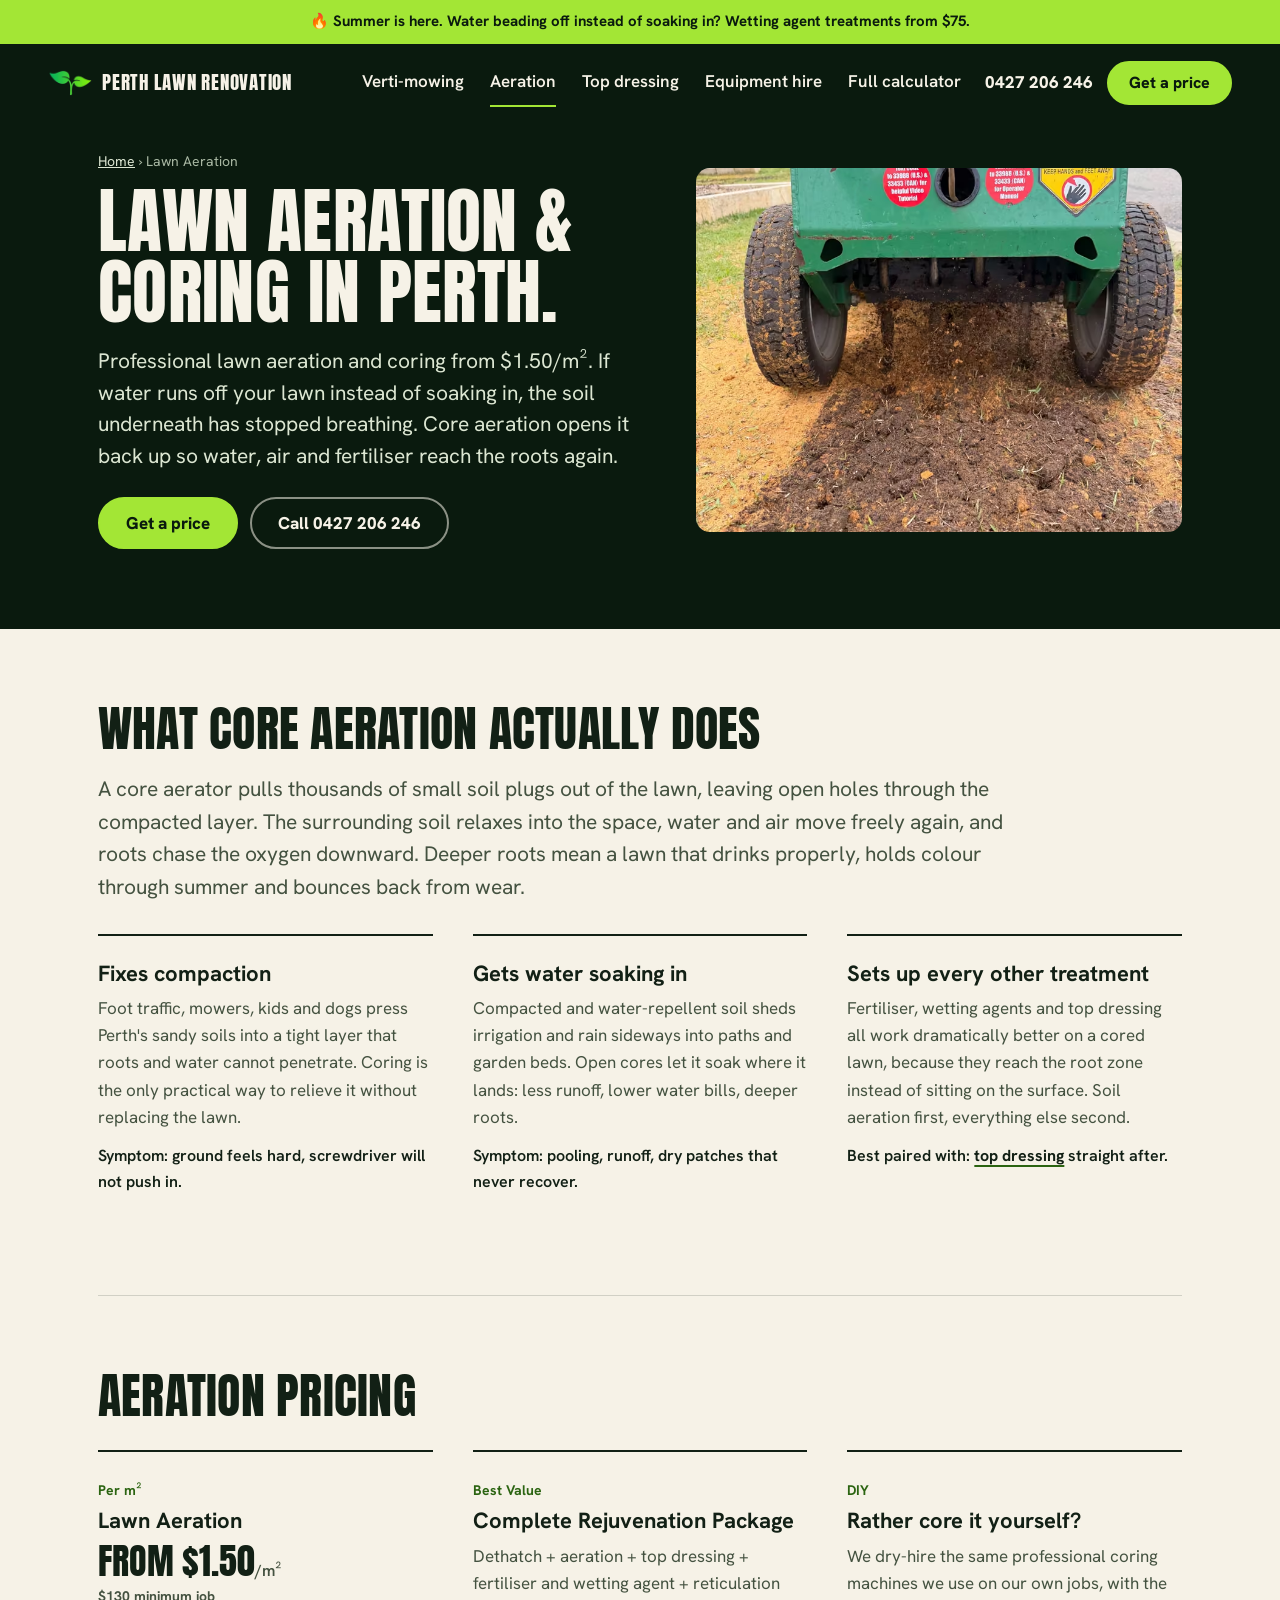
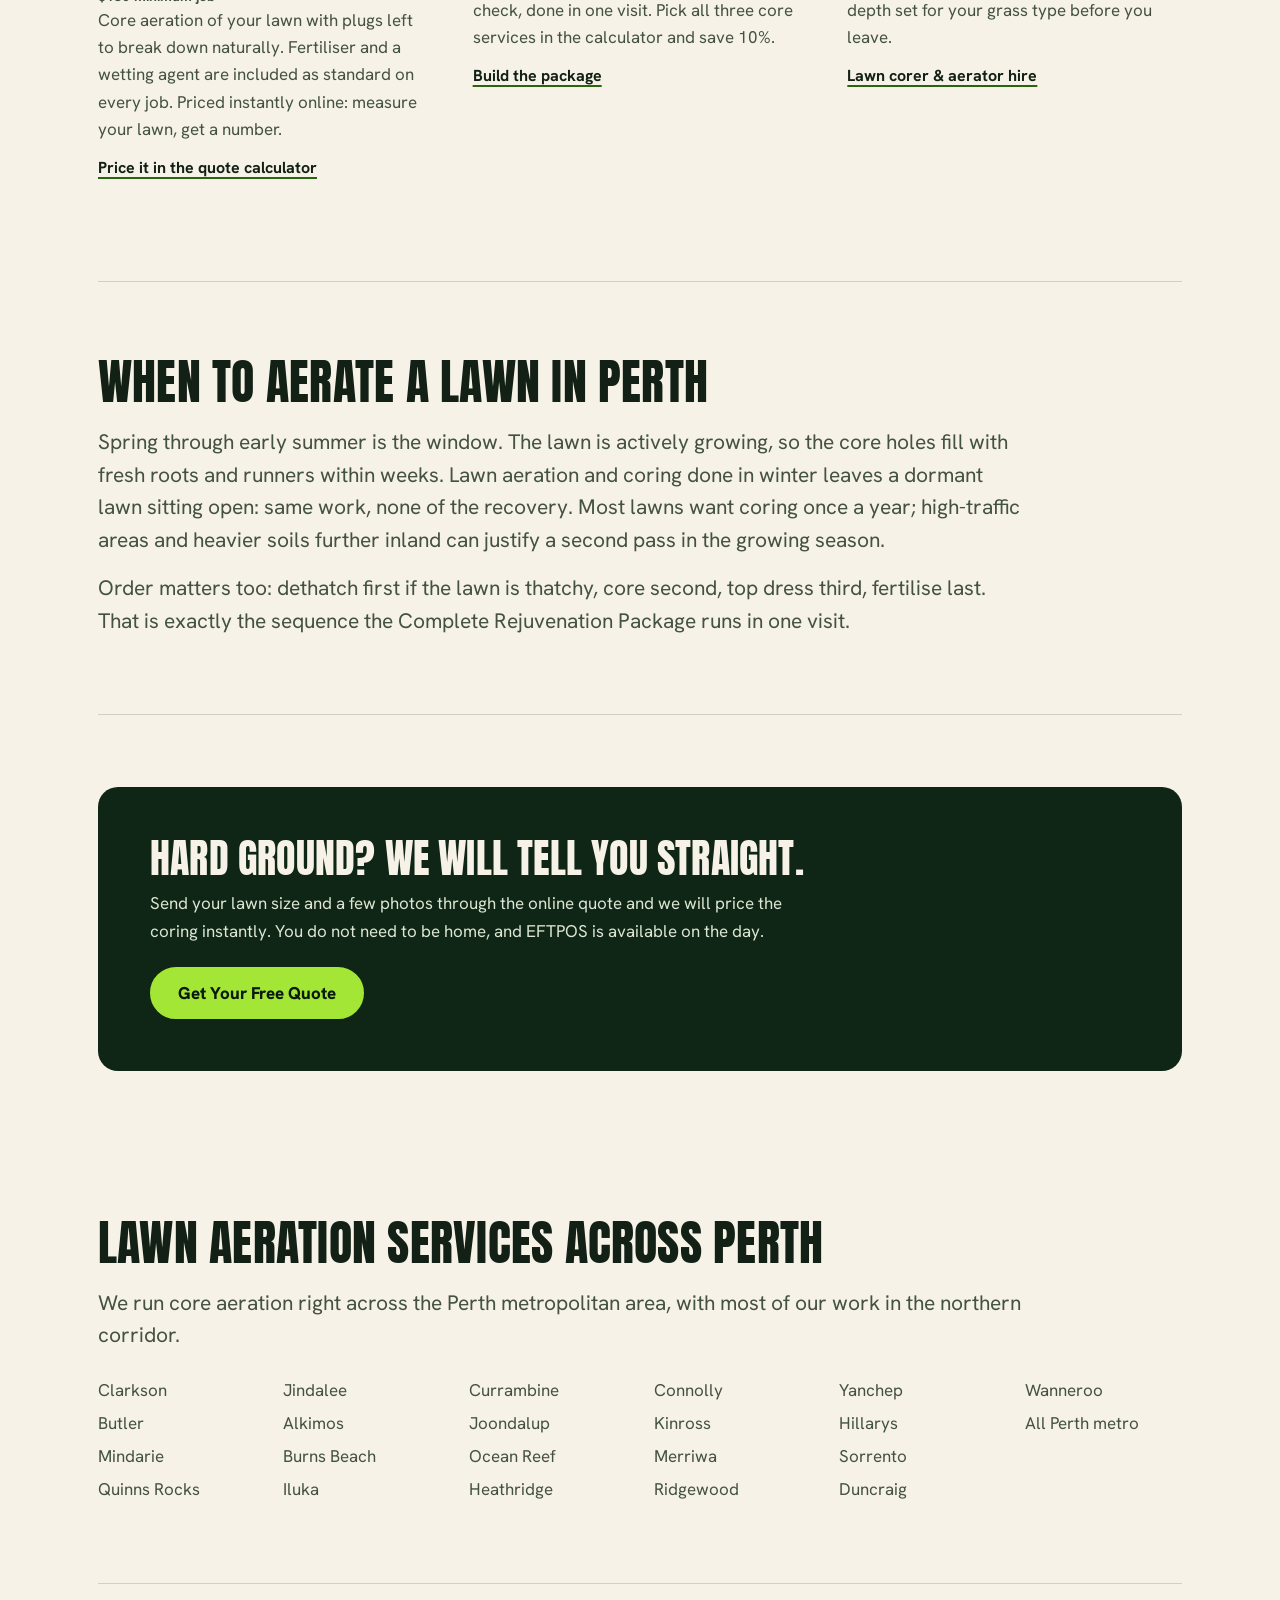
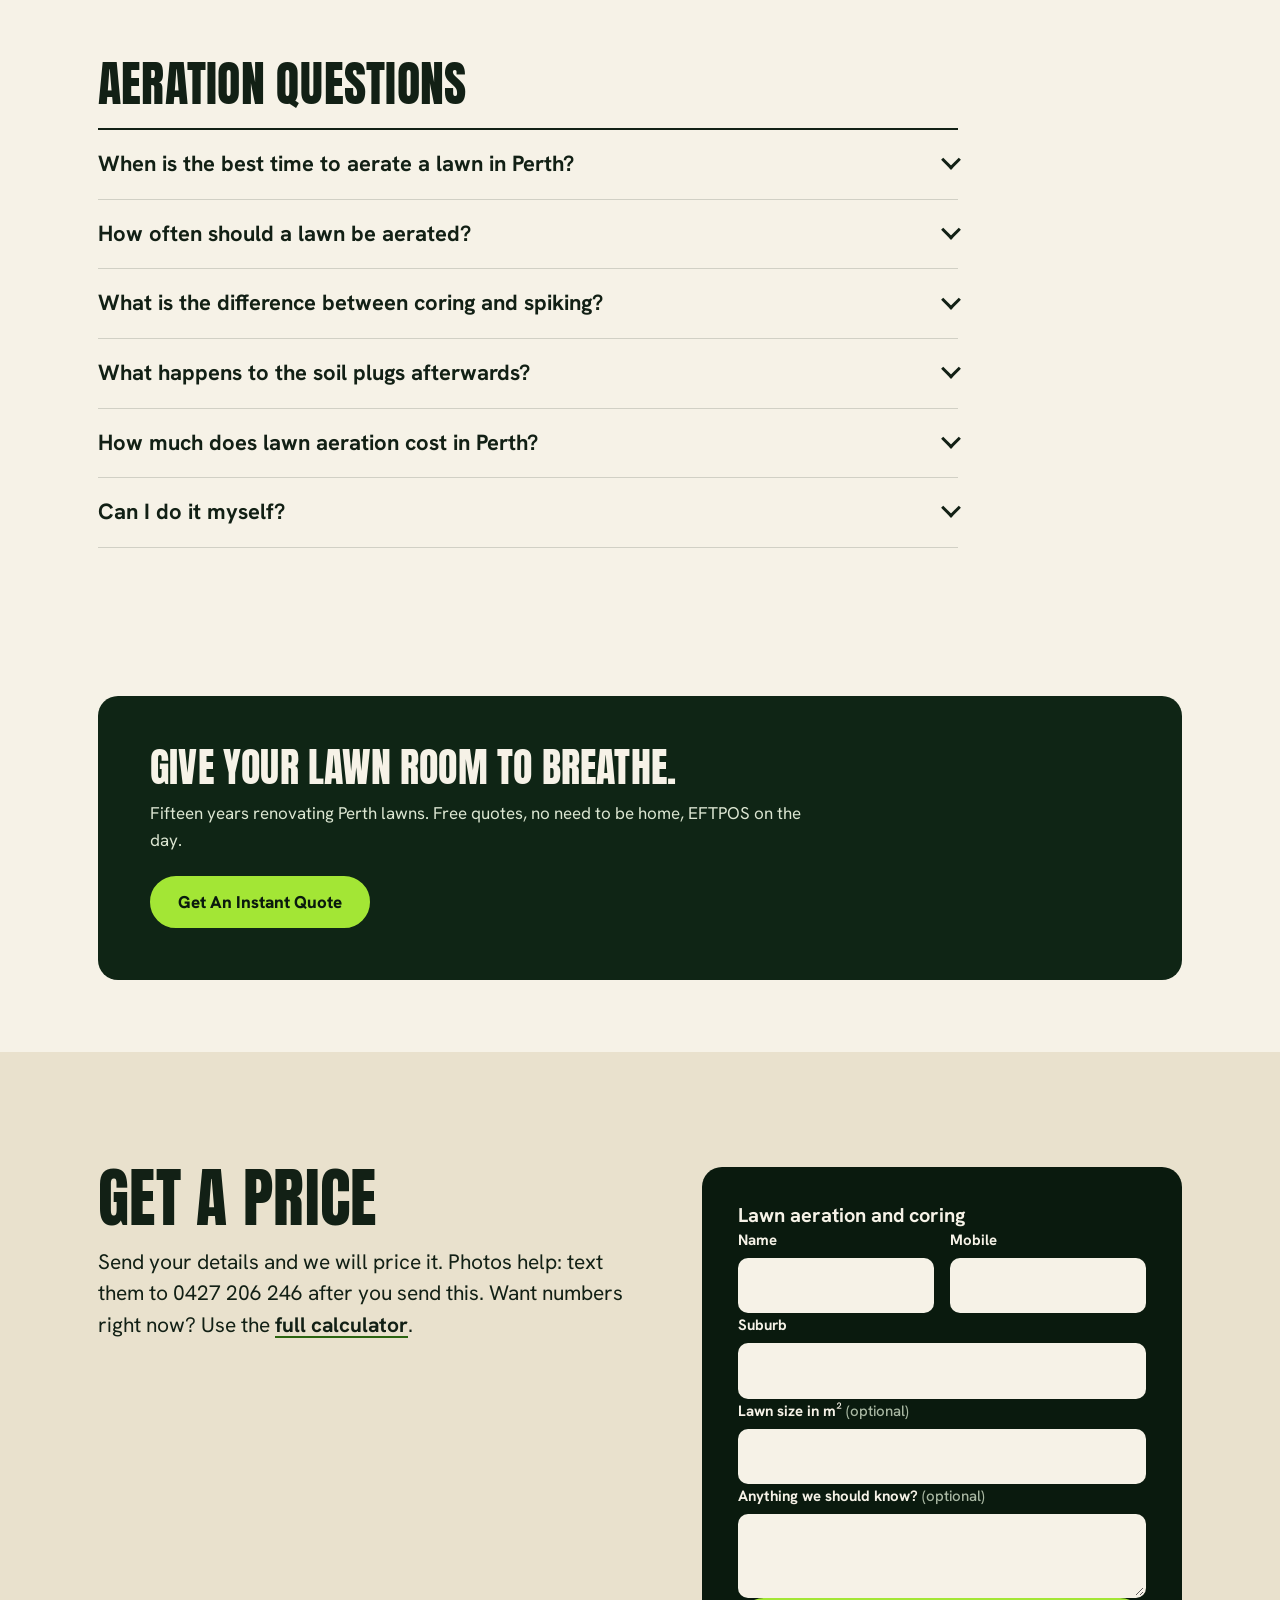
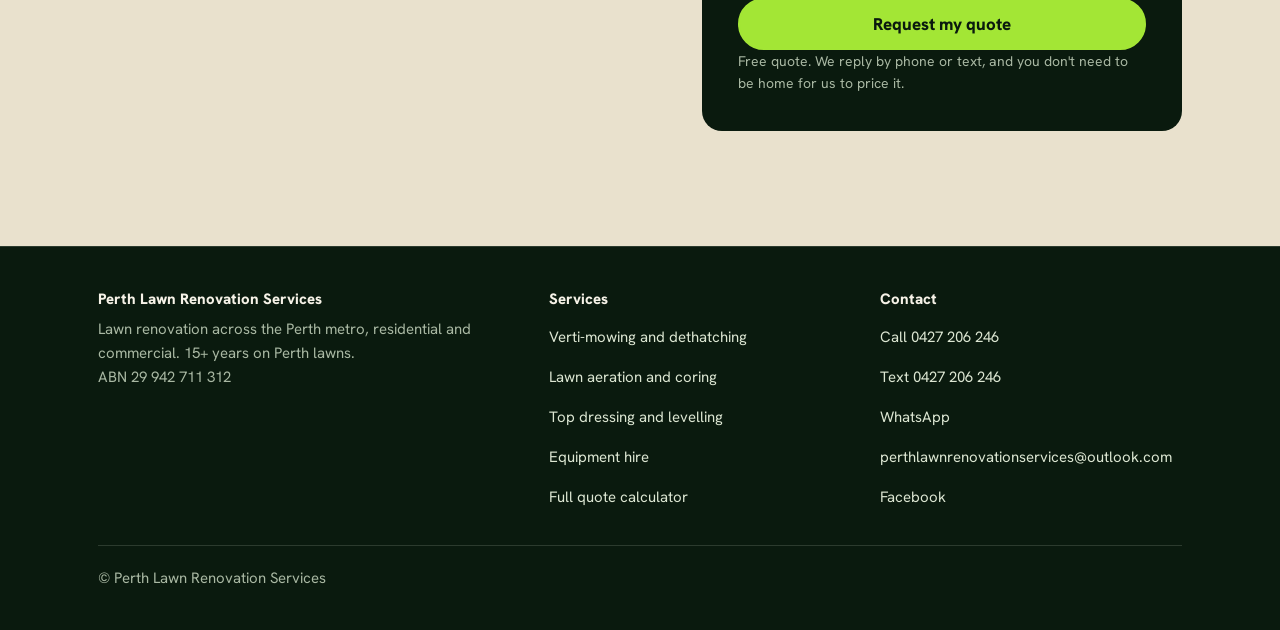
<file: aeration.html>
<!DOCTYPE html>
<html lang="en-AU">
<head>
<meta charset="utf-8">
<meta name="viewport" content="width=device-width, initial-scale=1">
<title>Lawn Aeration &amp; Coring Perth | Core Aeration Services</title>
<meta name="description" content="Professional lawn aeration and coring across Perth from $1.50/m². Relieve compaction and get water soaking in again. Free online quotes, 15 years' experience.">
<link rel="canonical" href="https://perthlawnrenovationservices.com.au/aeration.html">
<meta property="og:type" content="website">
<meta property="og:title" content="Lawn Aeration &amp; Coring Perth | Core Aeration Services">
<meta property="og:description" content="Professional lawn aeration and coring across Perth from $1.50/m². Relieve compaction and get water soaking in again.">
<meta property="og:url" content="https://perthlawnrenovationservices.com.au/aeration.html">
<meta property="og:image" content="https://perthlawnrenovationservices.com.au/assets/yard-coring-opt.jpg">
<meta property="og:site_name" content="Perth Lawn Renovation Services">
<meta property="og:locale" content="en_AU">
<meta name="apple-mobile-web-app-title" content="Perth Lawn Reno">
<meta name="mobile-web-app-capable" content="yes">
<meta name="apple-mobile-web-app-status-bar-style" content="black-translucent">
<meta name="format-detection" content="telephone=yes">
<script type="application/ld+json">
{
  "@context": "https://schema.org",
  "@graph": [
    {
      "@type": "Service",
      "@id": "https://perthlawnrenovationservices.com.au/aeration.html#service",
      "name": "Lawn Aeration and Coring",
      "serviceType": "Core aeration of lawns",
      "description": "Professional core aeration and lawn coring across the Perth metropolitan area. Relieves soil compaction so water, air and nutrients reach the root zone.",
      "url": "https://perthlawnrenovationservices.com.au/aeration.html",
      "provider": {
        "@type": "LocalBusiness",
        "name": "Perth Lawn Renovation Services",
        "telephone": "+61427206246",
        "email": "perthlawnrenovationservices@outlook.com",
        "url": "https://perthlawnrenovationservices.com.au",
        "address": { "@type": "PostalAddress", "addressLocality": "Perth", "addressRegion": "WA", "addressCountry": "AU" },
        "priceRange": "$$"
      },
      "areaServed": [
        { "@type": "City", "name": "Perth" },
        { "@type": "Place", "name": "Clarkson" }, { "@type": "Place", "name": "Butler" },
        { "@type": "Place", "name": "Mindarie" }, { "@type": "Place", "name": "Quinns Rocks" },
        { "@type": "Place", "name": "Jindalee" }, { "@type": "Place", "name": "Alkimos" },
        { "@type": "Place", "name": "Burns Beach" }, { "@type": "Place", "name": "Iluka" },
        { "@type": "Place", "name": "Currambine" }, { "@type": "Place", "name": "Joondalup" },
        { "@type": "Place", "name": "Ocean Reef" }, { "@type": "Place", "name": "Heathridge" },
        { "@type": "Place", "name": "Connolly" }, { "@type": "Place", "name": "Kinross" },
        { "@type": "Place", "name": "Merriwa" }, { "@type": "Place", "name": "Ridgewood" },
        { "@type": "Place", "name": "Yanchep" }, { "@type": "Place", "name": "Hillarys" },
        { "@type": "Place", "name": "Sorrento" }, { "@type": "Place", "name": "Duncraig" },
        { "@type": "Place", "name": "Wanneroo" }
      ],
      "offers": {
        "@type": "Offer",
        "priceCurrency": "AUD",
        "price": "1.50",
        "description": "Lawn aeration from $1.50 per square metre, $130 minimum job, fertiliser and wetting agent included as standard"
      }
    },
    {
      "@type": "BreadcrumbList",
      "itemListElement": [
        { "@type": "ListItem", "position": 1, "name": "Home", "item": "https://perthlawnrenovationservices.com.au/" },
        { "@type": "ListItem", "position": 2, "name": "Lawn Aeration", "item": "https://perthlawnrenovationservices.com.au/aeration.html" }
      ]
    },
    {
      "@type": "FAQPage",
      "mainEntity": [
        { "@type": "Question", "name": "When is the best time to aerate a lawn in Perth?",
          "acceptedAnswer": { "@type": "Answer", "text": "Spring through early summer, once the soil has warmed and the lawn is actively growing. The holes close over with fresh growth in weeks. Aerating a dormant winter lawn just leaves it open and thin." } },
        { "@type": "Question", "name": "How often should a lawn be aerated?",
          "acceptedAnswer": { "@type": "Answer", "text": "Once a year suits most Perth lawns. High-traffic lawns, lawns on heavy or clay-based soil, and lawns that shed water may benefit from a second pass in the growing season." } },
        { "@type": "Question", "name": "What is the difference between coring and spiking?",
          "acceptedAnswer": { "@type": "Answer", "text": "Coring removes a plug of soil, leaving a hole the surrounding soil can relax into, which genuinely relieves compaction. Spiking just pushes a solid tine in, which can compact the hole walls further. For a compacted lawn, coring is the one that works." } },
        { "@type": "Question", "name": "What happens to the soil plugs after coring?",
          "acceptedAnswer": { "@type": "Answer", "text": "They are left on the surface and break down over a week or two, returning soil and nutrients to the lawn. Mowing helps them along. If they bother you, they can simply be raked up." } },
        { "@type": "Question", "name": "How much does lawn aeration cost in Perth?",
          "acceptedAnswer": { "@type": "Answer", "text": "From $1.50 per square metre with a $130 minimum job. Fertiliser and a wetting agent are included as standard on every job. Bundle it with dethatching and top dressing in the Complete Rejuvenation Package and you save 10%. Use the online quote calculator for an instant price." } }
      ]
    }
  ]
}
</script>
<meta name="theme-color" content="#0a1a0e">
<link rel="icon" type="image/png" href="assets/sprout-transparent.png">
<link rel="apple-touch-icon" sizes="180x180" href="assets/apple-touch-icon.png">
<link rel="preload" href="assets/fonts/anton.woff2" as="font" type="font/woff2" crossorigin>
<link rel="preload" href="assets/fonts/hanken-grotesk.woff2" as="font" type="font/woff2" crossorigin>
<link rel="stylesheet" href="css/site.css">
<script src="js/site.js" defer></script>
</head>
<body class="has-bar">
<a class="skip" href="#main">Skip to content</a>
<header class="hdr" id="hdr">
  <a class="season" id="season" href="/#quote" hidden></a>
  <div class="hdr__in">
    <a class="brand" href="/" aria-label="Perth Lawn Renovation Services, home">
      <img src="assets/img/logo-96.png" srcset="assets/img/logo-96.png 1x, assets/img/logo-192.png 2x" width="44" height="27" alt="">
      <span>Perth Lawn Renovation</span>
    </a>
    <nav class="nav" aria-label="Main"><a href="vertimowing.html">Verti-mowing</a><a href="aeration.html" aria-current="page">Aeration</a><a href="top-dressing.html">Top dressing</a><a href="hire.html">Equipment hire</a><a href="quote.html">Full calculator</a></nav>
    <a class="hdr__tel" href="tel:+61427206246">0427 206 246</a>
    <a class="btn btn--sm hdr__cta" href="#quote">Get a price</a>
    <a class="btn btn--sm hdr__call" href="tel:+61427206246">Call</a>
    <button class="menu-btn" type="button" aria-expanded="false" aria-controls="mnav">Menu</button>
  </div>
  <nav class="mnav" id="mnav" aria-label="Mobile" hidden>
    <a href="/">Home</a><a href="vertimowing.html">Verti-mowing<span>From $8/m²</span></a><a href="aeration.html">Aeration<span>From $1.50/m²</span></a><a href="top-dressing.html">Top dressing</a><a href="hire.html">Equipment hire</a><a href="quote.html">Full calculator</a><a href="#quote">Get a price</a>
  </nav>
</header>

<main id="main">
<section class="p-hero" data-bar-after>
  <div class="w p-hero__grid">
    <div>
      <p class="p-crumb"><a href="/">Home</a> &rsaquo; Lawn Aeration</p>
      <h1>Lawn Aeration &amp; Coring in Perth.</h1>
      <p class="sub">Professional lawn aeration and coring from $1.50/m&sup2;. If water runs off your lawn instead of soaking in, the soil underneath has stopped breathing. Core aeration opens it back up so water, air and fertiliser reach the roots again.</p>
      <div class="hero__cta">
        <a class="btn" href="#quote">Get a price</a>
        <a class="btn btn--ghost" href="tel:+61427206246">Call 0427 206 246</a>
      </div>
    </div>
    <picture><source type="image/avif" srcset="assets/img/coring-480.avif 480w, assets/img/coring-800.avif 800w, assets/img/coring-1200.avif 1200w" sizes="(min-width: 900px) 44vw, 92vw"><source type="image/webp" srcset="assets/img/coring-480.webp 480w, assets/img/coring-800.webp 800w, assets/img/coring-1200.webp 1200w" sizes="(min-width: 900px) 44vw, 92vw"><img src="assets/img/coring-800.jpg" srcset="assets/img/coring-480.jpg 480w, assets/img/coring-800.jpg 800w, assets/img/coring-1200.jpg 1200w" sizes="(min-width: 900px) 44vw, 92vw" width="1400" height="1867" alt="Core aeration underway on a Perth lawn, soil plugs visible on the surface" fetchpriority="high" decoding="async"></picture>
  </div>
</section>

<div class="w p-body on-light">
<section id="what">
    <h2>What Core Aeration Actually Does</h2>
    <p class="p-lede">A core aerator pulls thousands of small soil plugs out of the lawn, leaving open holes through the compacted layer. The surrounding soil relaxes into the space, water and air move freely again, and roots chase the oxygen downward. Deeper roots mean a lawn that drinks properly, holds colour through summer and bounces back from wear.</p>

    <div class="p-grid">
      <div class="p-card">
        <h3>Fixes compaction</h3>
        <p>Foot traffic, mowers, kids and dogs press Perth's sandy soils into a tight layer that roots and water cannot penetrate. Coring is the only practical way to relieve it without replacing the lawn.</p>
        <div class="p-best">Symptom: ground feels hard, screwdriver will not push in.</div>
      </div>
      <div class="p-card">
        <h3>Gets water soaking in</h3>
        <p>Compacted and water-repellent soil sheds irrigation and rain sideways into paths and garden beds. Open cores let it soak where it lands: less runoff, lower water bills, deeper roots.</p>
        <div class="p-best">Symptom: pooling, runoff, dry patches that never recover.</div>
      </div>
      <div class="p-card">
        <h3>Sets up every other treatment</h3>
        <p>Fertiliser, wetting agents and top dressing all work dramatically better on a cored lawn, because they reach the root zone instead of sitting on the surface. Soil aeration first, everything else second.</p>
        <div class="p-best">Best paired with: <a href="top-dressing.html">top dressing</a> straight after.</div>
      </div>
    </div>
  </section>

  <section id="pricing">
    <h2>Aeration Pricing</h2>
    <div class="p-grid">
      <div class="p-card">
        <span class="p-tag">Per m&sup2;</span>
        <h3>Lawn Aeration</h3>
        <div class="p-price">From $1.50<span>/m&sup2;</span></div>
        <div class="p-pricenote">$130 minimum job</div>
        <p>Core aeration of your lawn with plugs left to break down naturally. Fertiliser and a wetting agent are included as standard on every job. Priced instantly online: measure your lawn, get a number.</p>
        <div class="p-best"><a href="quote.html">Price it in the quote calculator</a></div>
      </div>
      <div class="p-card">
        <span class="p-tag">Best Value</span>
        <h3>Complete Rejuvenation Package</h3>
        <p>Dethatch + aeration + top dressing + fertiliser and wetting agent + reticulation check, done in one visit. Pick all three core services in the calculator and save 10%.</p>
        <div class="p-best"><a href="quote.html">Build the package</a></div>
      </div>
      <div class="p-card">
        <span class="p-tag">DIY</span>
        <h3>Rather core it yourself?</h3>
        <p>We dry-hire the same professional coring machines we use on our own jobs, with the depth set for your grass type before you leave.</p>
        <div class="p-best"><a href="hire.html">Lawn corer &amp; aerator hire</a></div>
      </div>
    </div>
  </section>

  <section id="when">
    <h2>When To Aerate A Lawn In Perth</h2>
    <p class="p-lede">Spring through early summer is the window. The lawn is actively growing, so the core holes fill with fresh roots and runners within weeks. Lawn aeration and coring done in winter leaves a dormant lawn sitting open: same work, none of the recovery. Most lawns want coring once a year; high-traffic areas and heavier soils further inland can justify a second pass in the growing season.</p>
    <p class="p-lede">Order matters too: dethatch first if the lawn is thatchy, core second, top dress third, fertilise last. That is exactly the sequence the Complete Rejuvenation Package runs in one visit.</p>
  </section>

  <div class="p-band">
    <h2>Hard ground? We will tell you straight.</h2>
    <p>Send your lawn size and a few photos through the online quote and we will price the coring instantly. You do not need to be home, and EFTPOS is available on the day.</p>
    <a class="btn" href="quote.html">Get Your Free Quote</a>
  </div>

  <section id="areas">
    <h2>Lawn Aeration Services Across Perth</h2>
    <p class="p-lede">We run core aeration right across the Perth metropolitan area, with most of our work in the northern corridor.</p>
    <div class="p-suburbs">
      <span>Clarkson</span><span>Butler</span><span>Mindarie</span><span>Quinns Rocks</span><span>Jindalee</span>
      <span>Alkimos</span><span>Burns Beach</span><span>Iluka</span><span>Currambine</span><span>Joondalup</span>
      <span>Ocean Reef</span><span>Heathridge</span><span>Connolly</span><span>Kinross</span><span>Merriwa</span>
      <span>Ridgewood</span><span>Yanchep</span><span>Hillarys</span><span>Sorrento</span><span>Duncraig</span>
      <span>Wanneroo</span><span>All Perth metro</span>
    </div>
  </section>

  <section id="faq">
    <h2>Aeration Questions</h2>

    <div class="faq"><details><summary>When is the best time to aerate a lawn in Perth?</summary>
      <p>Spring through early summer, once the soil has warmed and the lawn is actively growing. The holes close over with fresh growth in weeks. Aerating a dormant winter lawn just leaves it open and thin.</p></details>

    <details><summary>How often should a lawn be aerated?</summary>
      <p>Once a year suits most Perth lawns. High-traffic lawns, lawns on heavier soil, and lawns that shed water may benefit from a second pass in the growing season.</p></details>

    <details><summary>What is the difference between coring and spiking?</summary>
      <p>Coring removes a plug of soil, leaving a hole the surrounding soil can relax into, which genuinely relieves compaction. Spiking just pushes a solid tine in, which can compact the hole walls further. For a compacted lawn, coring is the one that works.</p></details>

    <details><summary>What happens to the soil plugs afterwards?</summary>
      <p>They are left on the surface and break down over a week or two, returning soil and nutrients to the lawn. Mowing helps them along, and they can simply be raked up if they bother you.</p></details>

    <details><summary>How much does lawn aeration cost in Perth?</summary>
      <p>From $1.50 per square metre with a $130 minimum job. Fertiliser and a wetting agent are included as standard on every job. Bundle it with dethatching and top dressing and you save 10%. The <a href="quote.html">quote calculator</a> gives you an instant price for your lawn size.</p></details>

    <details><summary>Can I do it myself?</summary>
      <p>Yes. We dry-hire our coring machines to homeowners across Perth. See the <a href="hire.html">equipment hire page</a>, or call and we will tell you honestly whether DIY or a booked service makes more sense for your lawn.</p></details></div>
  </section>

  <div class="p-band">
    <h2>Give your lawn room to breathe.</h2>
    <p>Fifteen years renovating Perth lawns. Free quotes, no need to be home, EFTPOS on the day.</p>
    <a class="btn" href="quote.html">Get An Instant Quote</a>
  </div>
</div>

<section class="sec p-quote on-light" id="quote">
  <div class="w p-quote__grid">
    <div class="sec__head">
      <h2>Get a price</h2>
      <p class="lead">Send your details and we will price it. Photos help: text them to 0427 206 246 after you send this. Want numbers right now? Use the <a class="link link--light" href="quote.html">full calculator</a>.</p>
    </div>
    <form class="qform" data-quote data-bar-hide data-source="aeration-page" data-service="Lawn aeration and coring" novalidate>
      <div class="qform__fields">
        <h3>Lawn aeration and coring</h3>
        <div class="field-row">
          <div class="field">
            <label for="qName">Name</label>
            <input id="qName" name="name" type="text" autocomplete="name" required aria-describedby="qNameErr">
            <span class="field__err" id="qNameErr" role="alert"></span>
          </div>
          <div class="field">
            <label for="qPhone">Mobile</label>
            <input id="qPhone" name="phone" type="tel" inputmode="tel" autocomplete="tel" required aria-describedby="qPhoneErr">
            <span class="field__err" id="qPhoneErr" role="alert"></span>
          </div>
        </div>
        <div class="field">
          <label for="qSuburb">Suburb</label>
          <input id="qSuburb" name="suburb" type="text" autocomplete="address-level2" required aria-describedby="qSuburbErr">
          <span class="field__err" id="qSuburbErr" role="alert"></span>
        </div>
        <div class="field">
          <label for="qSize">Lawn size in m² <span>(optional)</span></label>
          <input id="qSize" name="lawn_m2" type="text" inputmode="numeric" autocomplete="off">
        </div>
        <div class="field">
          <label for="qNotes">Anything we should know? <span>(optional)</span></label>
          <textarea id="qNotes" name="notes" rows="2"></textarea>
        </div>
        <input class="hp" type="text" name="_gotcha" tabindex="-1" autocomplete="off" aria-hidden="true">
        <button class="btn" type="submit">Request my quote</button>
        <p class="qform__fine">Free quote. We reply by phone or text, and you don't need to be home for us to price it.</p>
      </div>
      <div class="qform__state qform__state--fail" tabindex="-1" role="alert" hidden>
        <strong>That didn't send.</strong>
        <p>Your details are still here. Try again, or send them straight to us:</p>
        <div class="qform__alts">
          <a class="btn btn--sm" data-sms href="sms:+61427206246?&amp;body=Hi%2C%20I%27d%20like%20a%20lawn%20renovation%20quote.%20My%20suburb%20is%20">Text it</a>
          <a class="btn btn--sm btn--ghost" data-wa href="https://wa.me/61427206246?text=Hi%2C%20I%27d%20like%20a%20lawn%20renovation%20quote." rel="noopener">WhatsApp it</a>
          <a class="btn btn--sm btn--ghost" data-mail href="mailto:perthlawnrenovationservices@outlook.com">Email it</a>
        </div>
      </div>
      <div class="qform__state qform__state--ok" tabindex="-1" role="status" hidden>
        <strong>Quote request sent.</strong>
        <p>We have your details and will be in touch to confirm your price.</p>
        <p>Want it faster? Text photos of your lawn to 0427 206 246.</p>
        <div class="qform__alts">
          <a class="btn btn--sm" data-sms href="sms:+61427206246?&amp;body=Hi%2C%20I%27d%20like%20a%20lawn%20renovation%20quote.%20My%20suburb%20is%20">Text photos</a>
          <a class="btn btn--sm btn--ghost" href="https://wa.me/61427206246?text=Hi%2C%20I%27d%20like%20a%20lawn%20renovation%20quote." rel="noopener">WhatsApp photos</a>
        </div>
      </div>
    </form>
  </div>
</section>
</main>

<footer class="ftr">
  <div class="w">
    <div class="ftr__grid">
      <div>
        <h2>Perth Lawn Renovation Services</h2>
        <p>Lawn renovation across the Perth metro, residential and commercial. 15+ years on Perth lawns.</p>
        <p>ABN 29 942 711 312</p>
      </div>
      <nav aria-label="Services">
        <h2>Services</h2>
        <ul>
          <li><a href="vertimowing.html">Verti-mowing and dethatching</a></li>
          <li><a href="aeration.html">Lawn aeration and coring</a></li>
          <li><a href="top-dressing.html">Top dressing and levelling</a></li>
          <li><a href="hire.html">Equipment hire</a></li>
          <li><a href="quote.html">Full quote calculator</a></li>
        </ul>
      </nav>
      <div>
        <h2>Contact</h2>
        <ul>
          <li><a href="tel:+61427206246">Call 0427 206 246</a></li>
          <li><a href="sms:+61427206246?&amp;body=Hi%2C%20I%27d%20like%20a%20lawn%20renovation%20quote.%20My%20suburb%20is%20">Text 0427 206 246</a></li>
          <li><a href="https://wa.me/61427206246?text=Hi%2C%20I%27d%20like%20a%20lawn%20renovation%20quote." rel="noopener">WhatsApp</a></li>
          <li><a href="mailto:perthlawnrenovationservices@outlook.com">perthlawnrenovationservices@outlook.com</a></li>
          <li><a href="https://www.facebook.com/profile.php?id=61579701849078" rel="noopener">Facebook</a></li>
        </ul>
      </div>
    </div>
    <p class="ftr__legal">&copy; Perth Lawn Renovation Services</p>
  </div>
</footer>
<div class="bar" id="bar" role="group" aria-label="Contact shortcuts">
  <a href="tel:+61427206246">Call</a>
  <a href="sms:+61427206246?&amp;body=Hi%2C%20I%27d%20like%20a%20lawn%20renovation%20quote.%20My%20suburb%20is%20">Text</a>
  <a class="bar__go" href="#quote">Get a price</a>
</div>
</body>
</html>
</file>
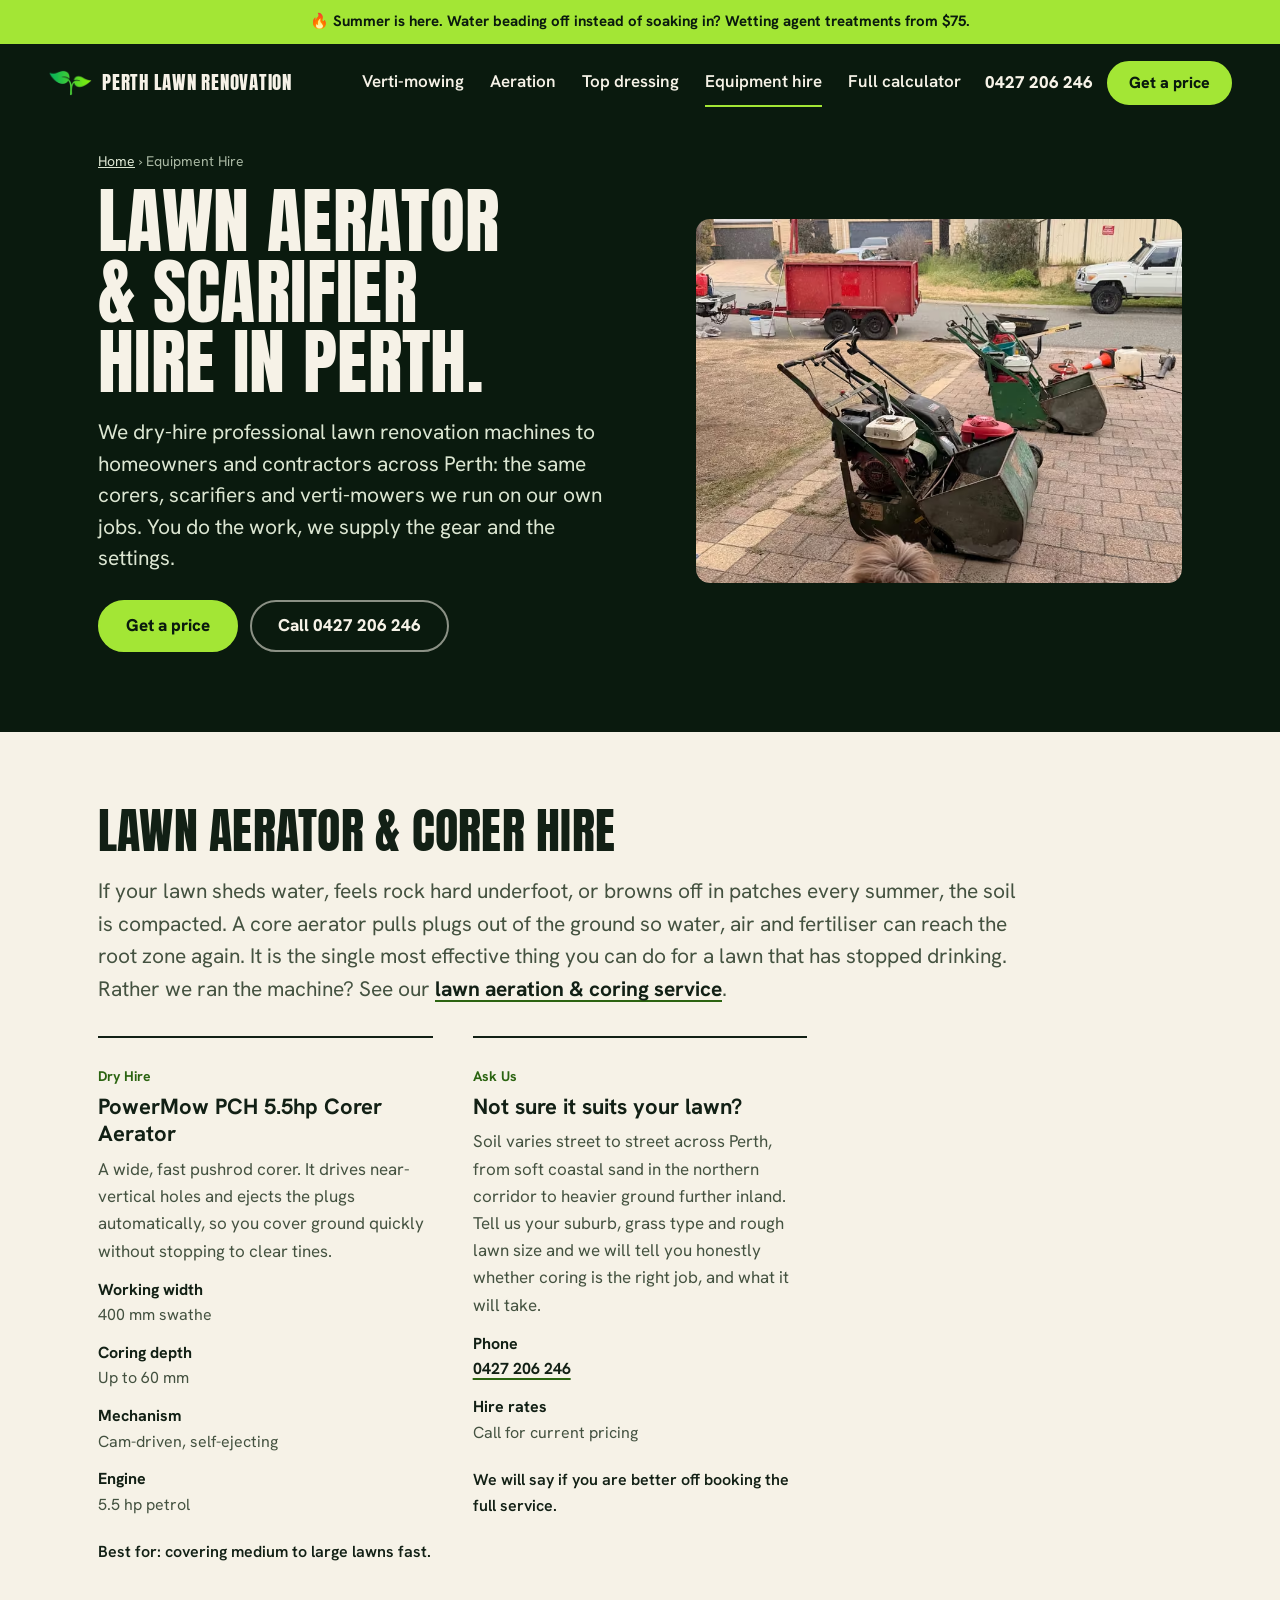
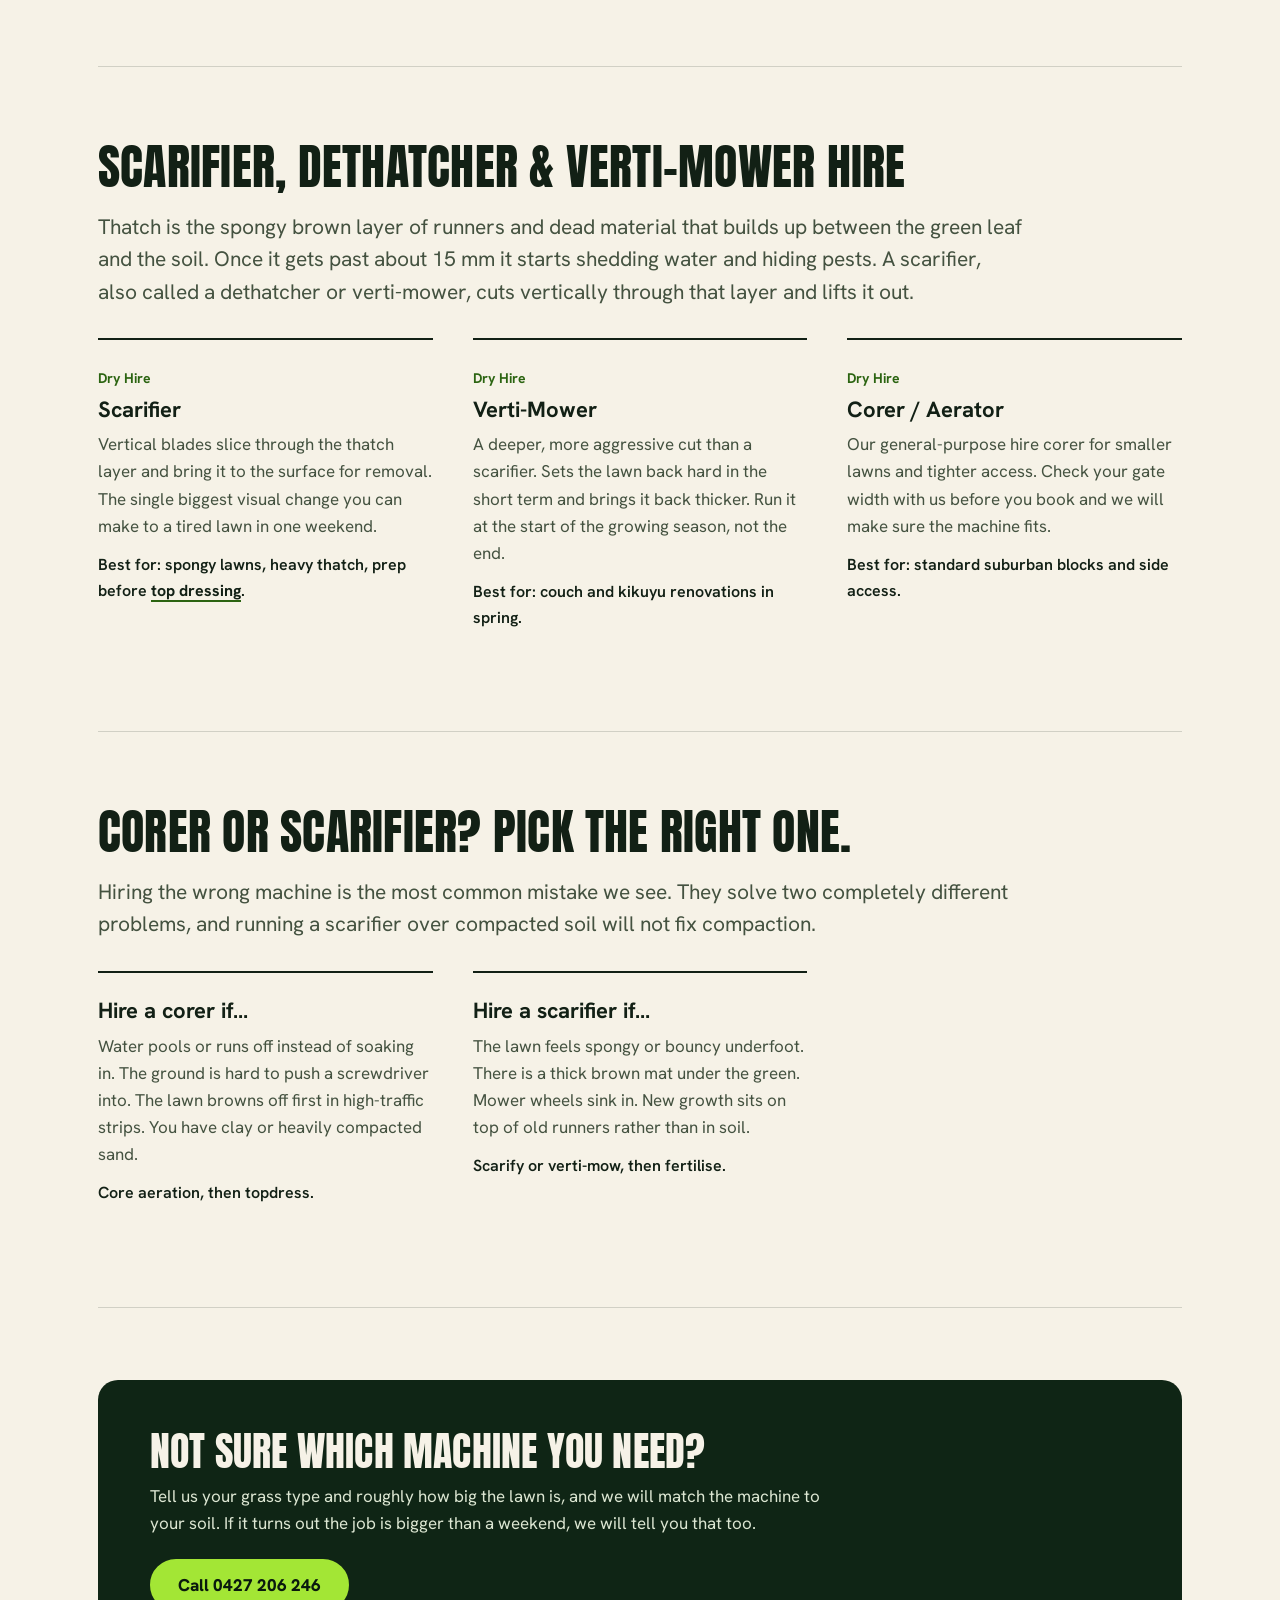
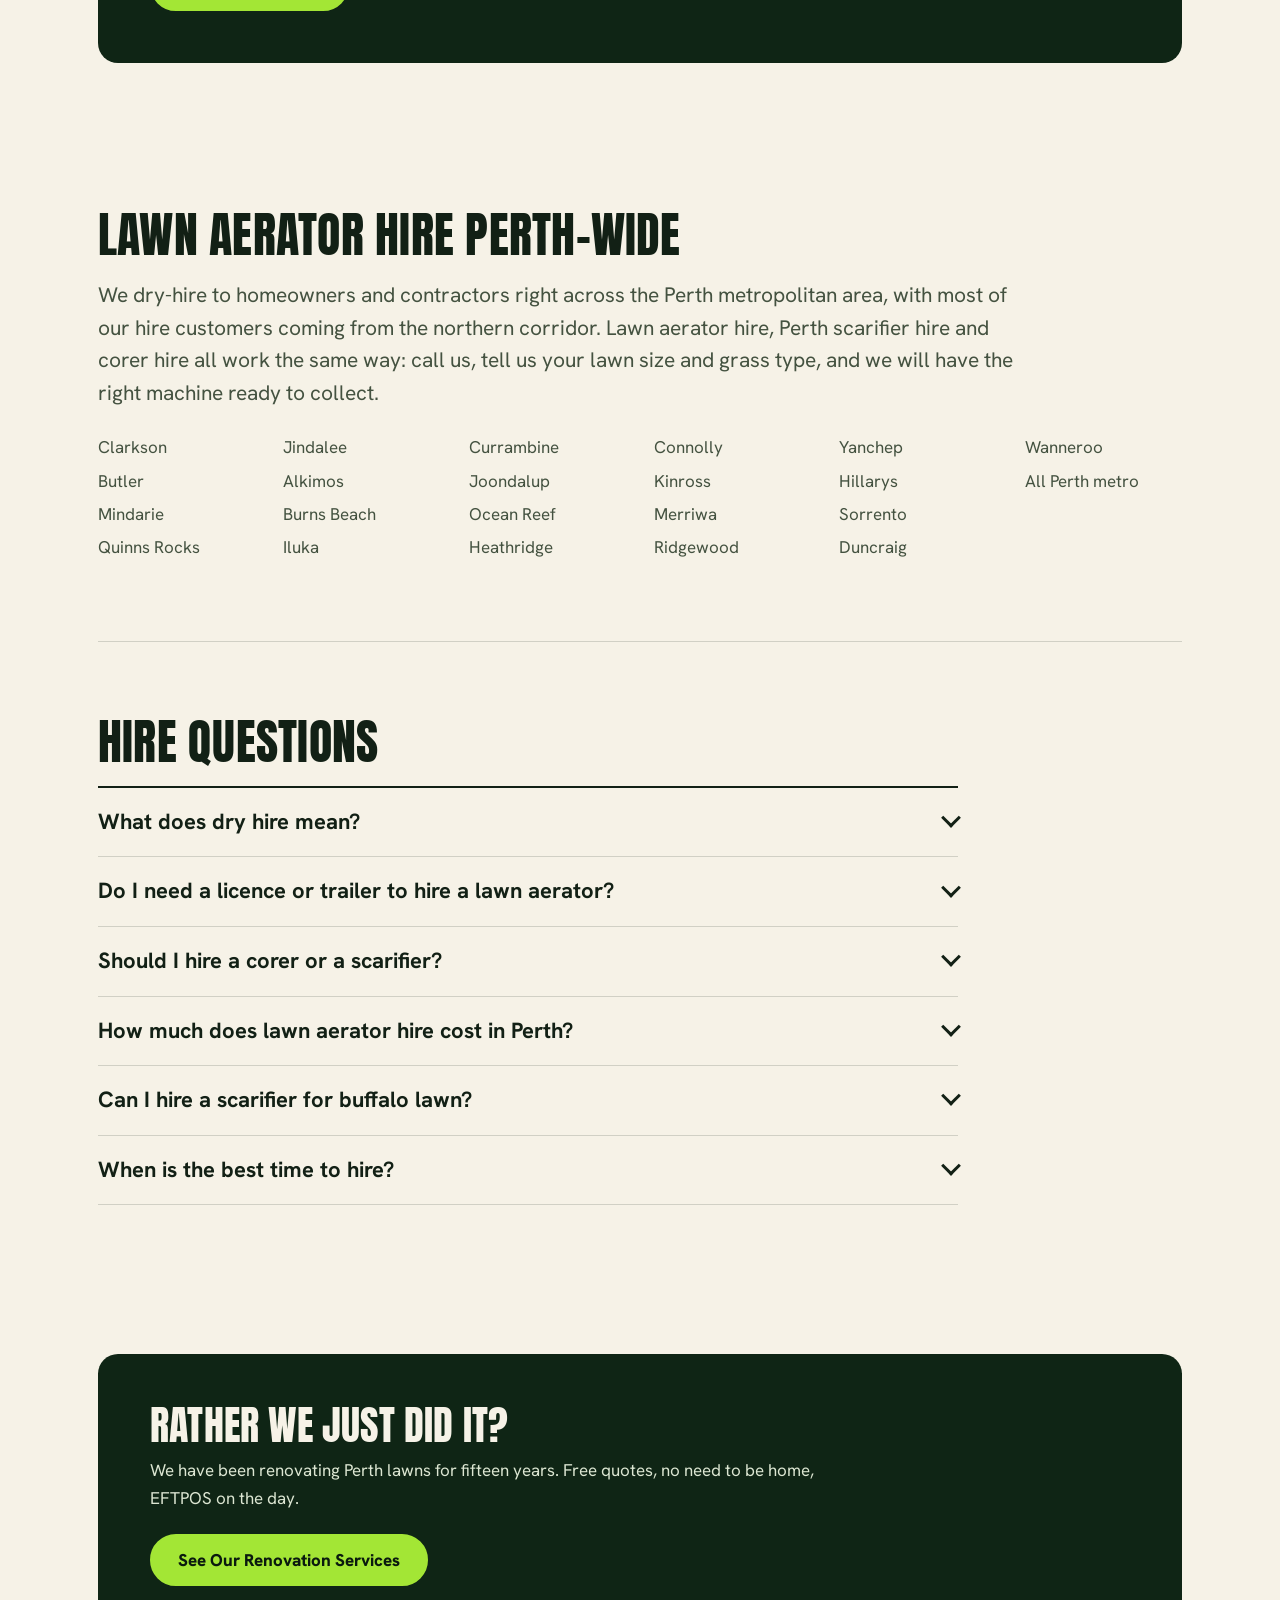
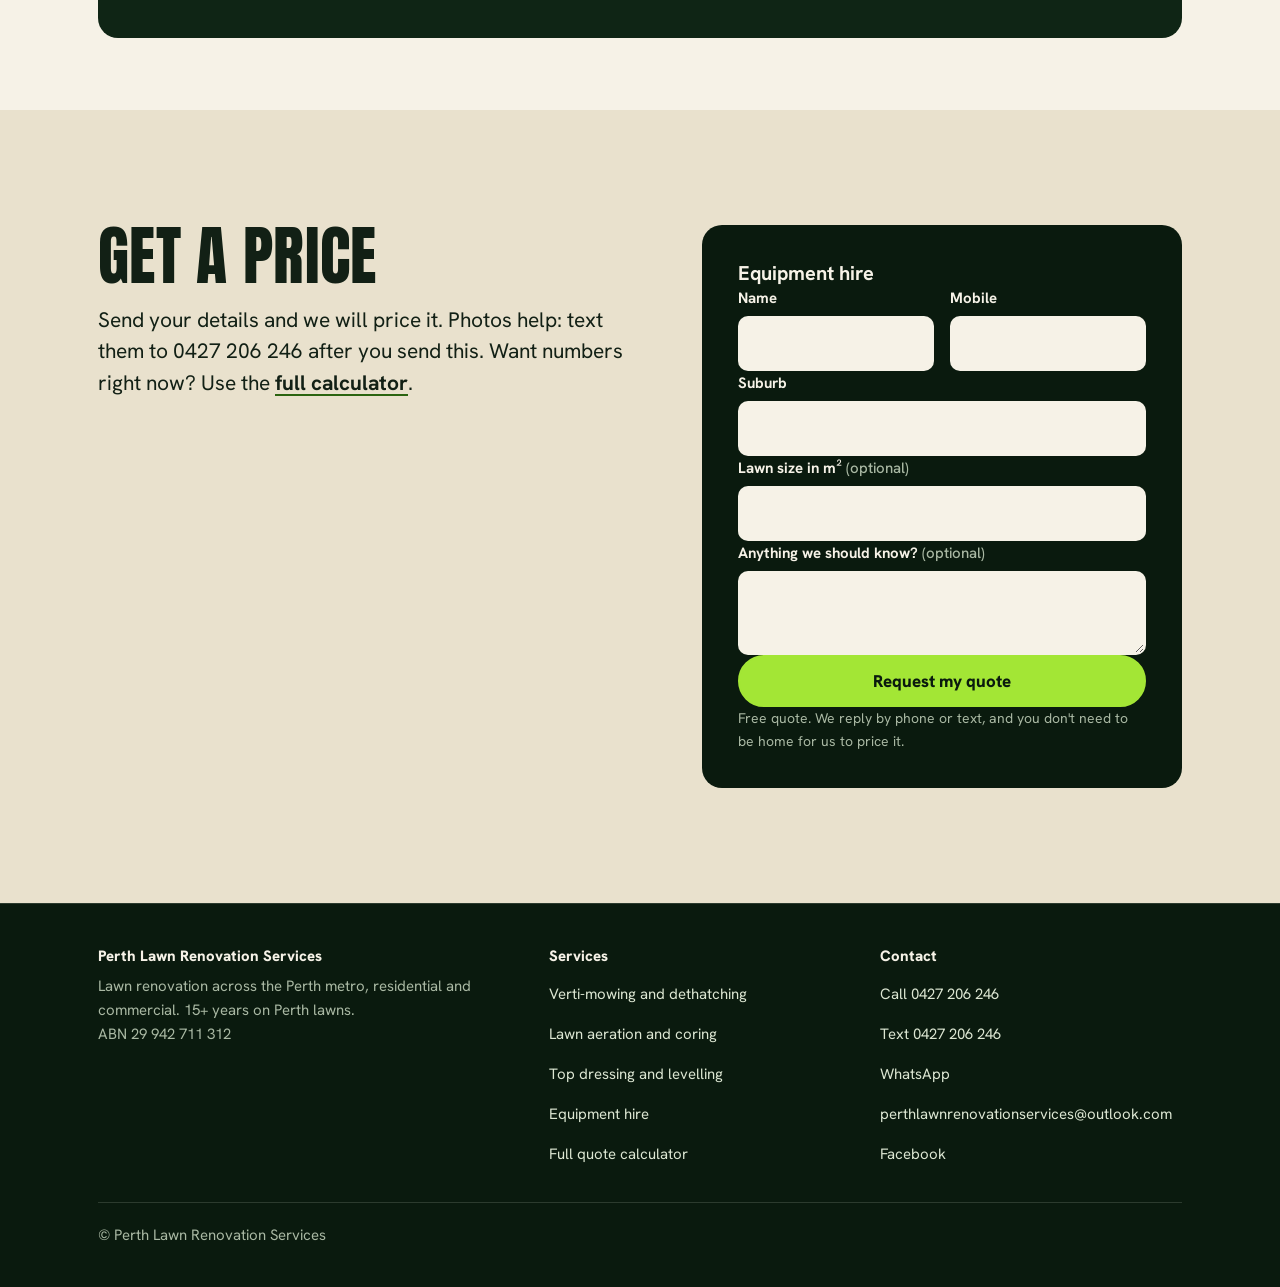
<file: hire.html>
<!DOCTYPE html>
<html lang="en-AU">
<head>
<meta charset="utf-8">
<meta name="viewport" content="width=device-width, initial-scale=1">
<title>Lawn Aerator &amp; Scarifier Hire Perth | Dry Hire Equipment</title>
<meta name="description" content="Dry hire lawn aerators, corers, scarifiers and verti-mowers across Perth. The same machines we run ourselves. Call 0427 206 246 for hire rates.">
<link rel="canonical" href="https://perthlawnrenovationservices.com.au/hire.html">
<meta property="og:type" content="website">
<meta property="og:title" content="Lawn Aerator &amp; Scarifier Hire Perth | Dry Hire Equipment">
<meta property="og:description" content="Dry hire lawn corers, aerators, scarifiers and verti-mowers across Perth. Professional gear, homeowner friendly.">
<meta property="og:url" content="https://perthlawnrenovationservices.com.au/hire.html">
<meta property="og:image" content="https://perthlawnrenovationservices.com.au/assets/gear-lineup-opt.jpg">
<meta property="og:site_name" content="Perth Lawn Renovation Services">
<meta property="og:locale" content="en_AU">
<meta name="apple-mobile-web-app-title" content="Perth Lawn Reno">
<meta name="mobile-web-app-capable" content="yes">
<meta name="apple-mobile-web-app-status-bar-style" content="black-translucent">
<meta name="format-detection" content="telephone=yes">
<script type="application/ld+json">
{
  "@context": "https://schema.org",
  "@graph": [
    {
      "@type": "Service",
      "@id": "https://perthlawnrenovationservices.com.au/hire.html#service",
      "name": "Lawn Renovation Equipment Dry Hire",
      "serviceType": "Lawn aerator, corer, scarifier and verti-mower hire",
      "description": "Dry hire of professional lawn renovation machinery to homeowners and contractors across the Perth metropolitan area.",
      "url": "https://perthlawnrenovationservices.com.au/hire.html",
      "provider": {
        "@type": "LocalBusiness",
        "name": "Perth Lawn Renovation Services",
        "telephone": "+61427206246",
        "email": "perthlawnrenovationservices@outlook.com",
        "url": "https://perthlawnrenovationservices.com.au",
        "address": { "@type": "PostalAddress", "addressLocality": "Perth", "addressRegion": "WA", "addressCountry": "AU" },
        "priceRange": "$$"
      },
      "areaServed": [
        { "@type": "City", "name": "Perth" },
        { "@type": "Place", "name": "Clarkson" }, { "@type": "Place", "name": "Butler" },
        { "@type": "Place", "name": "Mindarie" }, { "@type": "Place", "name": "Quinns Rocks" },
        { "@type": "Place", "name": "Jindalee" }, { "@type": "Place", "name": "Alkimos" },
        { "@type": "Place", "name": "Burns Beach" }, { "@type": "Place", "name": "Iluka" },
        { "@type": "Place", "name": "Currambine" }, { "@type": "Place", "name": "Joondalup" },
        { "@type": "Place", "name": "Ocean Reef" }, { "@type": "Place", "name": "Heathridge" },
        { "@type": "Place", "name": "Connolly" }, { "@type": "Place", "name": "Kinross" },
        { "@type": "Place", "name": "Merriwa" }, { "@type": "Place", "name": "Ridgewood" },
        { "@type": "Place", "name": "Yanchep" }, { "@type": "Place", "name": "Hillarys" },
        { "@type": "Place", "name": "Sorrento" }, { "@type": "Place", "name": "Duncraig" },
        { "@type": "Place", "name": "Wanneroo" }
      ],
      "hasOfferCatalog": {
        "@type": "OfferCatalog",
        "name": "Equipment available for dry hire",
        "itemListElement": [
          { "@type": "Offer", "itemOffered": { "@type": "Service", "name": "Lawn corer / core aerator hire" } },
          { "@type": "Offer", "itemOffered": { "@type": "Service", "name": "Lawn scarifier hire" } },
          { "@type": "Offer", "itemOffered": { "@type": "Service", "name": "Verti-mower hire" } },
          { "@type": "Offer", "itemOffered": { "@type": "Service", "name": "Lawn dethatcher hire" } }
        ]
      }
    },
    {
      "@type": "BreadcrumbList",
      "itemListElement": [
        { "@type": "ListItem", "position": 1, "name": "Home", "item": "https://perthlawnrenovationservices.com.au/" },
        { "@type": "ListItem", "position": 2, "name": "Equipment Hire", "item": "https://perthlawnrenovationservices.com.au/hire.html" }
      ]
    },
    {
      "@type": "FAQPage",
      "mainEntity": [
        { "@type": "Question", "name": "What does dry hire mean?",
          "acceptedAnswer": { "@type": "Answer", "text": "Dry hire means you take the machine and operate it yourself. We supply the equipment, show you how it runs and what settings suit your grass type, and you do the work in your own time. If you would rather we ran the machine for you, that is our standard renovation service." } },
        { "@type": "Question", "name": "Do I need a licence or trailer to hire a lawn aerator?",
          "acceptedAnswer": { "@type": "Answer", "text": "No licence is required. These are walk-behind petrol machines. You will need a vehicle capable of transporting the machine safely, or ask us about transport when you book." } },
        { "@type": "Question", "name": "Should I hire a corer or a scarifier?",
          "acceptedAnswer": { "@type": "Answer", "text": "They fix different problems. A corer or core aerator pulls plugs out of the soil to relieve compaction and let water and air reach the roots. A scarifier or verti-mower cuts vertically through the thatch layer sitting above the soil. Compacted, water-repellent ground wants a corer. A spongy lawn that feels thick underfoot wants a scarifier." } },
        { "@type": "Question", "name": "How much does lawn aerator hire cost in Perth?",
          "acceptedAnswer": { "@type": "Answer", "text": "Rates depend on the machine and how long you need it. Call 0427 206 246 and we will quote the machine that suits your lawn size and soil." } },
        { "@type": "Question", "name": "Can I hire a scarifier for buffalo lawn?",
          "acceptedAnswer": { "@type": "Answer", "text": "Yes, but set the blades shallower than you would for couch. Buffalo is a surface runner and does not tolerate being cut to the soil. We will set the depth for you before you leave with the machine." } }
      ]
    }
  ]
}
</script>
<meta name="theme-color" content="#0a1a0e">
<link rel="icon" type="image/png" href="assets/sprout-transparent.png">
<link rel="apple-touch-icon" sizes="180x180" href="assets/apple-touch-icon.png">
<link rel="preload" href="assets/fonts/anton.woff2" as="font" type="font/woff2" crossorigin>
<link rel="preload" href="assets/fonts/hanken-grotesk.woff2" as="font" type="font/woff2" crossorigin>
<link rel="stylesheet" href="css/site.css">
<script src="js/site.js" defer></script>
</head>
<body class="has-bar">
<a class="skip" href="#main">Skip to content</a>
<header class="hdr" id="hdr">
  <a class="season" id="season" href="/#quote" hidden></a>
  <div class="hdr__in">
    <a class="brand" href="/" aria-label="Perth Lawn Renovation Services, home">
      <img src="assets/img/logo-96.png" srcset="assets/img/logo-96.png 1x, assets/img/logo-192.png 2x" width="44" height="27" alt="">
      <span>Perth Lawn Renovation</span>
    </a>
    <nav class="nav" aria-label="Main"><a href="vertimowing.html">Verti-mowing</a><a href="aeration.html">Aeration</a><a href="top-dressing.html">Top dressing</a><a href="hire.html" aria-current="page">Equipment hire</a><a href="quote.html">Full calculator</a></nav>
    <a class="hdr__tel" href="tel:+61427206246">0427 206 246</a>
    <a class="btn btn--sm hdr__cta" href="#quote">Get a price</a>
    <a class="btn btn--sm hdr__call" href="tel:+61427206246">Call</a>
    <button class="menu-btn" type="button" aria-expanded="false" aria-controls="mnav">Menu</button>
  </div>
  <nav class="mnav" id="mnav" aria-label="Mobile" hidden>
    <a href="/">Home</a><a href="vertimowing.html">Verti-mowing<span>From $8/m²</span></a><a href="aeration.html">Aeration<span>From $1.50/m²</span></a><a href="top-dressing.html">Top dressing</a><a href="hire.html">Equipment hire</a><a href="quote.html">Full calculator</a><a href="#quote">Get a price</a>
  </nav>
</header>

<main id="main">
<section class="p-hero" data-bar-after>
  <div class="w p-hero__grid">
    <div>
      <p class="p-crumb"><a href="/">Home</a> &rsaquo; Equipment Hire</p>
      <h1>Lawn Aerator &amp; Scarifier Hire in Perth.</h1>
      <p class="sub">We dry-hire professional lawn renovation machines to homeowners and contractors across Perth: the same corers, scarifiers and verti-mowers we run on our own jobs. You do the work, we supply the gear and the settings.</p>
      <div class="hero__cta">
        <a class="btn" href="#quote">Get a price</a>
        <a class="btn btn--ghost" href="tel:+61427206246">Call 0427 206 246</a>
      </div>
    </div>
    <picture><source type="image/avif" srcset="assets/img/gear-480.avif 480w, assets/img/gear-800.avif 800w, assets/img/gear-1200.avif 1200w" sizes="(min-width: 900px) 44vw, 92vw"><source type="image/webp" srcset="assets/img/gear-480.webp 480w, assets/img/gear-800.webp 800w, assets/img/gear-1200.webp 1200w" sizes="(min-width: 900px) 44vw, 92vw"><img src="assets/img/gear-800.jpg" srcset="assets/img/gear-480.jpg 480w, assets/img/gear-800.jpg 800w, assets/img/gear-1200.jpg 1200w" sizes="(min-width: 900px) 44vw, 92vw" width="1400" height="1867" alt="Verti-mowers, scarifiers and core aerators lined up for dry hire in Perth" fetchpriority="high" decoding="async"></picture>
  </div>
</section>

<div class="w p-body on-light">
<section id="aerator-hire">
    <h2>Lawn Aerator &amp; Corer Hire</h2>
    <p class="p-lede">If your lawn sheds water, feels rock hard underfoot, or browns off in patches every summer, the soil is compacted. A core aerator pulls plugs out of the ground so water, air and fertiliser can reach the root zone again. It is the single most effective thing you can do for a lawn that has stopped drinking. Rather we ran the machine? See our <a href="aeration.html">lawn aeration &amp; coring service</a>.</p>

    <div class="p-grid">
      <div class="p-card">
        <span class="p-tag">Dry Hire</span>
        <h3>PowerMow PCH 5.5hp Corer Aerator</h3>
        <p>A wide, fast pushrod corer. It drives near-vertical holes and ejects the plugs automatically, so you cover ground quickly without stopping to clear tines.</p>
        <dl class="p-spec">
          <div><dt>Working width</dt><dd>400 mm swathe</dd></div>
          <div><dt>Coring depth</dt><dd>Up to 60 mm</dd></div>
          <div><dt>Mechanism</dt><dd>Cam-driven, self-ejecting</dd></div>
          <div><dt>Engine</dt><dd>5.5 hp petrol</dd></div>
        </dl>
        <div class="p-best">Best for: covering medium to large lawns fast.</div>
      </div>

      <div class="p-card">
        <span class="p-tag">Ask Us</span>
        <h3>Not sure it suits your lawn?</h3>
        <p>Soil varies street to street across Perth, from soft coastal sand in the northern corridor to heavier ground further inland. Tell us your suburb, grass type and rough lawn size and we will tell you honestly whether coring is the right job, and what it will take.</p>
        <dl class="p-spec">
          <div><dt>Phone</dt><dd><a href="tel:0427206246">0427 206 246</a></dd></div>
          <div><dt>Hire rates</dt><dd>Call for current pricing</dd></div>
        </dl>
        <div class="p-best">We will say if you are better off booking the full service.</div>
      </div>
    </div>
  </section>

  <section id="scarifier-hire">
    <h2>Scarifier, Dethatcher &amp; Verti-Mower Hire</h2>
    <p class="p-lede">Thatch is the spongy brown layer of runners and dead material that builds up between the green leaf and the soil. Once it gets past about 15 mm it starts shedding water and hiding pests. A scarifier, also called a dethatcher or verti-mower, cuts vertically through that layer and lifts it out.</p>

    <div class="p-grid">
      <div class="p-card">
        <span class="p-tag">Dry Hire</span>
        <h3>Scarifier</h3>
        <p>Vertical blades slice through the thatch layer and bring it to the surface for removal. The single biggest visual change you can make to a tired lawn in one weekend.</p>
        <div class="p-best">Best for: spongy lawns, heavy thatch, prep before <a href="top-dressing.html">top dressing</a>.</div>
      </div>

      <div class="p-card">
        <span class="p-tag">Dry Hire</span>
        <h3>Verti-Mower</h3>
        <p>A deeper, more aggressive cut than a scarifier. Sets the lawn back hard in the short term and brings it back thicker. Run it at the start of the growing season, not the end.</p>
        <div class="p-best">Best for: couch and kikuyu renovations in spring.</div>
      </div>

      <div class="p-card">
        <span class="p-tag">Dry Hire</span>
        <h3>Corer / Aerator</h3>
        <p>Our general-purpose hire corer for smaller lawns and tighter access. Check your gate width with us before you book and we will make sure the machine fits.</p>
        <div class="p-best">Best for: standard suburban blocks and side access.</div>
      </div>
    </div>
  </section>

  <section id="which">
    <h2>Corer or Scarifier? Pick The Right One.</h2>
    <p class="p-lede">Hiring the wrong machine is the most common mistake we see. They solve two completely different problems, and running a scarifier over compacted soil will not fix compaction.</p>
    <div class="p-grid">
      <div class="p-card">
        <h3>Hire a corer if&hellip;</h3>
        <p>Water pools or runs off instead of soaking in. The ground is hard to push a screwdriver into. The lawn browns off first in high-traffic strips. You have clay or heavily compacted sand.</p>
        <div class="p-best"> Core aeration, then topdress.</div>
      </div>
      <div class="p-card">
        <h3>Hire a scarifier if&hellip;</h3>
        <p>The lawn feels spongy or bouncy underfoot. There is a thick brown mat under the green. Mower wheels sink in. New growth sits on top of old runners rather than in soil.</p>
        <div class="p-best"> Scarify or verti-mow, then fertilise.</div>
      </div>
    </div>
  </section>

  <div class="p-band">
    <h2>Not sure which machine you need?</h2>
    <p>Tell us your grass type and roughly how big the lawn is, and we will match the machine to your soil. If it turns out the job is bigger than a weekend, we will tell you that too.</p>
    <a class="btn" href="tel:0427206246">Call 0427 206 246</a>
  </div>

  <section id="areas">
    <h2>Lawn Aerator Hire Perth-Wide</h2>
    <p class="p-lede">We dry-hire to homeowners and contractors right across the Perth metropolitan area, with most of our hire customers coming from the northern corridor. Lawn aerator hire, Perth scarifier hire and corer hire all work the same way: call us, tell us your lawn size and grass type, and we will have the right machine ready to collect.</p>
    <div class="p-suburbs">
      <span>Clarkson</span><span>Butler</span><span>Mindarie</span><span>Quinns Rocks</span><span>Jindalee</span>
      <span>Alkimos</span><span>Burns Beach</span><span>Iluka</span><span>Currambine</span><span>Joondalup</span>
      <span>Ocean Reef</span><span>Heathridge</span><span>Connolly</span><span>Kinross</span><span>Merriwa</span>
      <span>Ridgewood</span><span>Yanchep</span><span>Hillarys</span><span>Sorrento</span><span>Duncraig</span>
      <span>Wanneroo</span><span>All Perth metro</span>
    </div>
  </section>

  <section id="faq">
    <h2>Hire Questions</h2>

    <div class="faq"><details><summary>What does dry hire mean?</summary>
      <p>Dry hire means you take the machine and operate it yourself. We supply the equipment, show you how it runs and what settings suit your grass type, and you do the work in your own time. If you would rather we ran the machine for you, that is our standard renovation service.</p></details>

    <details><summary>Do I need a licence or trailer to hire a lawn aerator?</summary>
      <p>No licence is required. These are walk-behind petrol machines. You will need a vehicle capable of transporting the machine safely, or ask us about transport when you book.</p></details>

    <details><summary>Should I hire a corer or a scarifier?</summary>
      <p>They fix different problems. A corer or core aerator pulls plugs out of the soil to relieve compaction and let water and air reach the roots. A scarifier or verti-mower cuts vertically through the thatch layer sitting above the soil. Compacted, water-repellent ground wants a corer. A spongy lawn that feels thick underfoot wants a scarifier.</p></details>

    <details><summary>How much does lawn aerator hire cost in Perth?</summary>
      <p>Rates depend on the machine and how long you need it. Call <a href="tel:0427206246">0427 206 246</a> and we will quote the machine that suits your lawn size and soil, or use the <a href="quote.html">full pricing calculator</a>.</p></details>

    <details><summary>Can I hire a scarifier for buffalo lawn?</summary>
      <p>Yes, but set the blades shallower than you would for couch. Buffalo (Sir Walter, Palmetto, Sapphire) is a surface runner and does not tolerate being cut right to the soil. We will set the depth for you before you leave with the machine.</p></details>

    <details><summary>When is the best time to hire?</summary>
      <p>Spring through early summer, once the soil has warmed and the lawn is actively growing. Renovation work done in the growing season recovers in weeks; the same work done heading into winter just leaves the lawn thin and open. Hire gear books out fastest in spring, so call early.</p></details></div>
  </section>

  <div class="p-band">
    <h2>Rather we just did it?</h2>
    <p>We have been renovating Perth lawns for fifteen years. Free quotes, no need to be home, EFTPOS on the day.</p>
    <a class="btn" href="/">See Our Renovation Services</a>
  </div>
</div>

<section class="sec p-quote on-light" id="quote">
  <div class="w p-quote__grid">
    <div class="sec__head">
      <h2>Get a price</h2>
      <p class="lead">Send your details and we will price it. Photos help: text them to 0427 206 246 after you send this. Want numbers right now? Use the <a class="link link--light" href="quote.html">full calculator</a>.</p>
    </div>
    <form class="qform" data-quote data-bar-hide data-source="hire-page" data-service="Equipment hire" novalidate>
      <div class="qform__fields">
        <h3>Equipment hire</h3>
        <div class="field-row">
          <div class="field">
            <label for="qName">Name</label>
            <input id="qName" name="name" type="text" autocomplete="name" required aria-describedby="qNameErr">
            <span class="field__err" id="qNameErr" role="alert"></span>
          </div>
          <div class="field">
            <label for="qPhone">Mobile</label>
            <input id="qPhone" name="phone" type="tel" inputmode="tel" autocomplete="tel" required aria-describedby="qPhoneErr">
            <span class="field__err" id="qPhoneErr" role="alert"></span>
          </div>
        </div>
        <div class="field">
          <label for="qSuburb">Suburb</label>
          <input id="qSuburb" name="suburb" type="text" autocomplete="address-level2" required aria-describedby="qSuburbErr">
          <span class="field__err" id="qSuburbErr" role="alert"></span>
        </div>
        <div class="field">
          <label for="qSize">Lawn size in m² <span>(optional)</span></label>
          <input id="qSize" name="lawn_m2" type="text" inputmode="numeric" autocomplete="off">
        </div>
        <div class="field">
          <label for="qNotes">Anything we should know? <span>(optional)</span></label>
          <textarea id="qNotes" name="notes" rows="2"></textarea>
        </div>
        <input class="hp" type="text" name="_gotcha" tabindex="-1" autocomplete="off" aria-hidden="true">
        <button class="btn" type="submit">Request my quote</button>
        <p class="qform__fine">Free quote. We reply by phone or text, and you don't need to be home for us to price it.</p>
      </div>
      <div class="qform__state qform__state--fail" tabindex="-1" role="alert" hidden>
        <strong>That didn't send.</strong>
        <p>Your details are still here. Try again, or send them straight to us:</p>
        <div class="qform__alts">
          <a class="btn btn--sm" data-sms href="sms:+61427206246?&amp;body=Hi%2C%20I%27d%20like%20a%20lawn%20renovation%20quote.%20My%20suburb%20is%20">Text it</a>
          <a class="btn btn--sm btn--ghost" data-wa href="https://wa.me/61427206246?text=Hi%2C%20I%27d%20like%20a%20lawn%20renovation%20quote." rel="noopener">WhatsApp it</a>
          <a class="btn btn--sm btn--ghost" data-mail href="mailto:perthlawnrenovationservices@outlook.com">Email it</a>
        </div>
      </div>
      <div class="qform__state qform__state--ok" tabindex="-1" role="status" hidden>
        <strong>Quote request sent.</strong>
        <p>We have your details and will be in touch to confirm your price.</p>
        <p>Want it faster? Text photos of your lawn to 0427 206 246.</p>
        <div class="qform__alts">
          <a class="btn btn--sm" data-sms href="sms:+61427206246?&amp;body=Hi%2C%20I%27d%20like%20a%20lawn%20renovation%20quote.%20My%20suburb%20is%20">Text photos</a>
          <a class="btn btn--sm btn--ghost" href="https://wa.me/61427206246?text=Hi%2C%20I%27d%20like%20a%20lawn%20renovation%20quote." rel="noopener">WhatsApp photos</a>
        </div>
      </div>
    </form>
  </div>
</section>
</main>

<footer class="ftr">
  <div class="w">
    <div class="ftr__grid">
      <div>
        <h2>Perth Lawn Renovation Services</h2>
        <p>Lawn renovation across the Perth metro, residential and commercial. 15+ years on Perth lawns.</p>
        <p>ABN 29 942 711 312</p>
      </div>
      <nav aria-label="Services">
        <h2>Services</h2>
        <ul>
          <li><a href="vertimowing.html">Verti-mowing and dethatching</a></li>
          <li><a href="aeration.html">Lawn aeration and coring</a></li>
          <li><a href="top-dressing.html">Top dressing and levelling</a></li>
          <li><a href="hire.html">Equipment hire</a></li>
          <li><a href="quote.html">Full quote calculator</a></li>
        </ul>
      </nav>
      <div>
        <h2>Contact</h2>
        <ul>
          <li><a href="tel:+61427206246">Call 0427 206 246</a></li>
          <li><a href="sms:+61427206246?&amp;body=Hi%2C%20I%27d%20like%20a%20lawn%20renovation%20quote.%20My%20suburb%20is%20">Text 0427 206 246</a></li>
          <li><a href="https://wa.me/61427206246?text=Hi%2C%20I%27d%20like%20a%20lawn%20renovation%20quote." rel="noopener">WhatsApp</a></li>
          <li><a href="mailto:perthlawnrenovationservices@outlook.com">perthlawnrenovationservices@outlook.com</a></li>
          <li><a href="https://www.facebook.com/profile.php?id=61579701849078" rel="noopener">Facebook</a></li>
        </ul>
      </div>
    </div>
    <p class="ftr__legal">&copy; Perth Lawn Renovation Services</p>
  </div>
</footer>
<div class="bar" id="bar" role="group" aria-label="Contact shortcuts">
  <a href="tel:+61427206246">Call</a>
  <a href="sms:+61427206246?&amp;body=Hi%2C%20I%27d%20like%20a%20lawn%20renovation%20quote.%20My%20suburb%20is%20">Text</a>
  <a class="bar__go" href="#quote">Get a price</a>
</div>
</body>
</html>
</file>
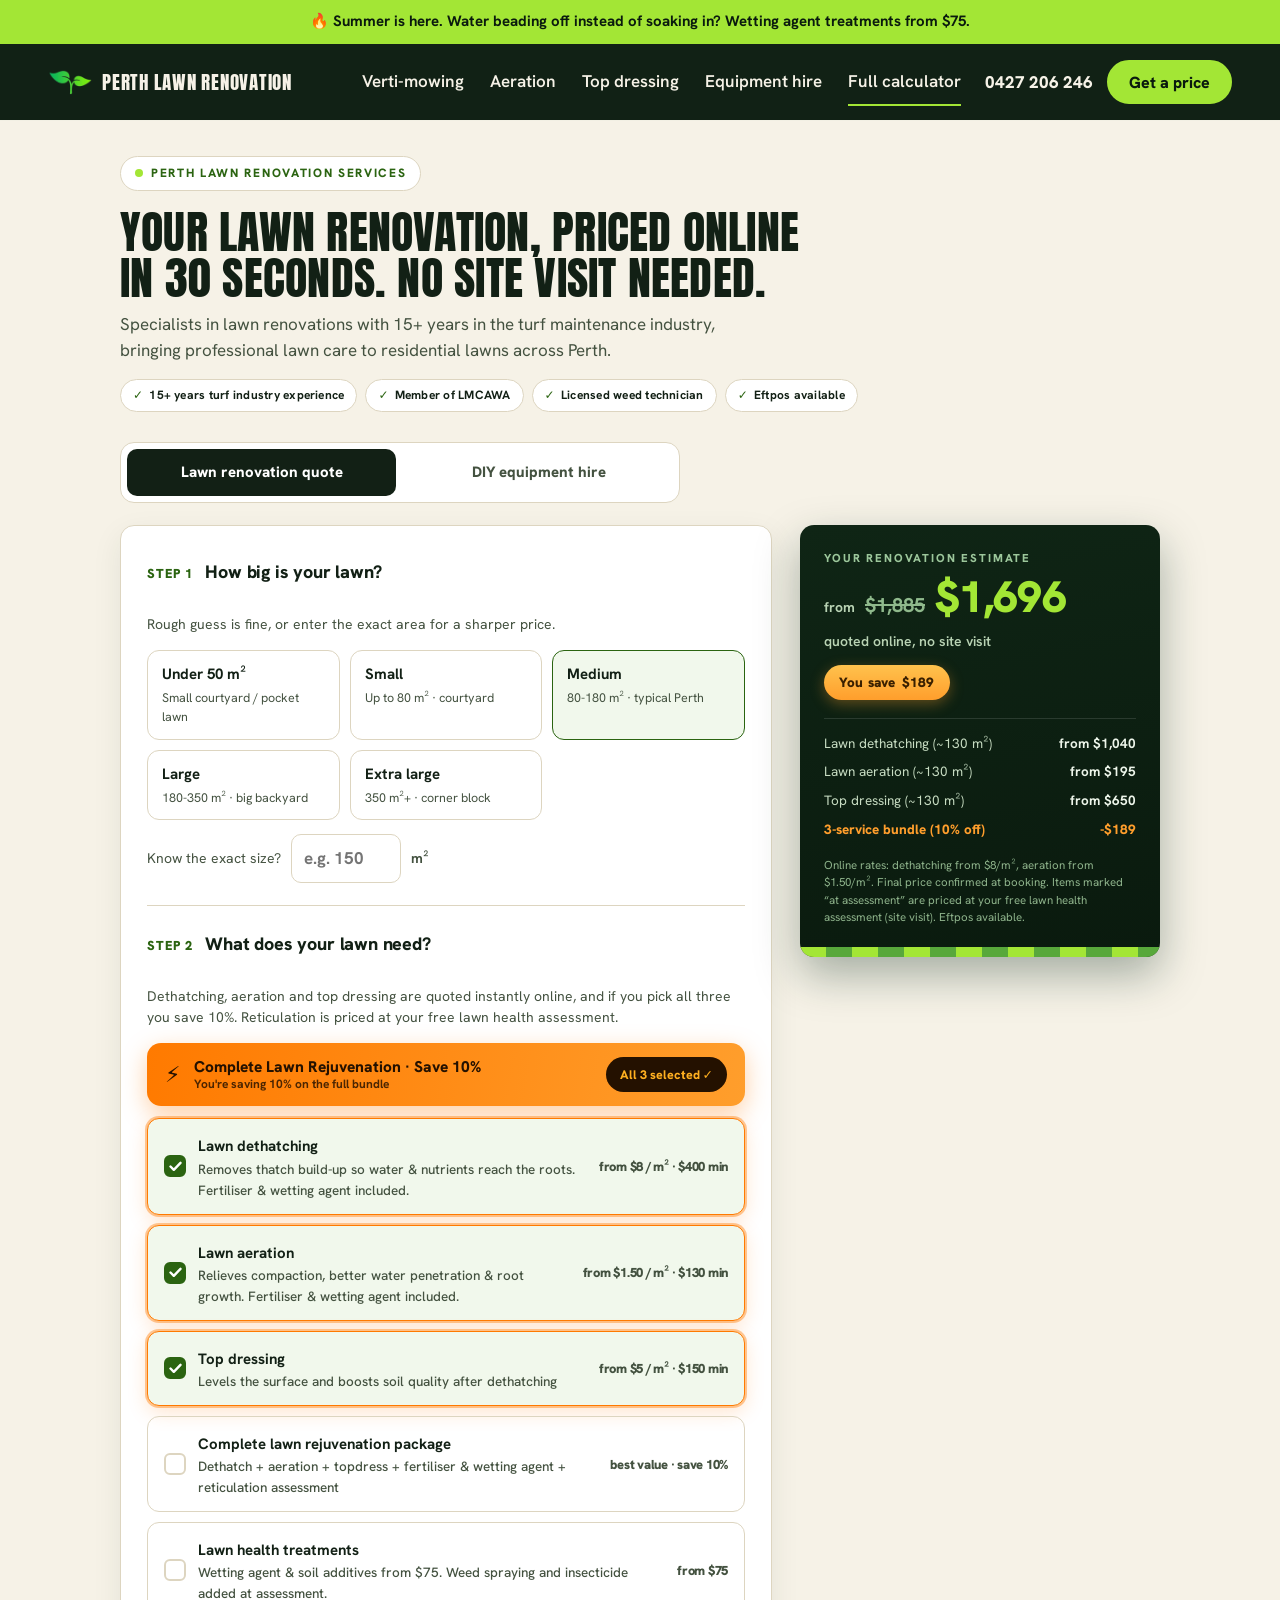
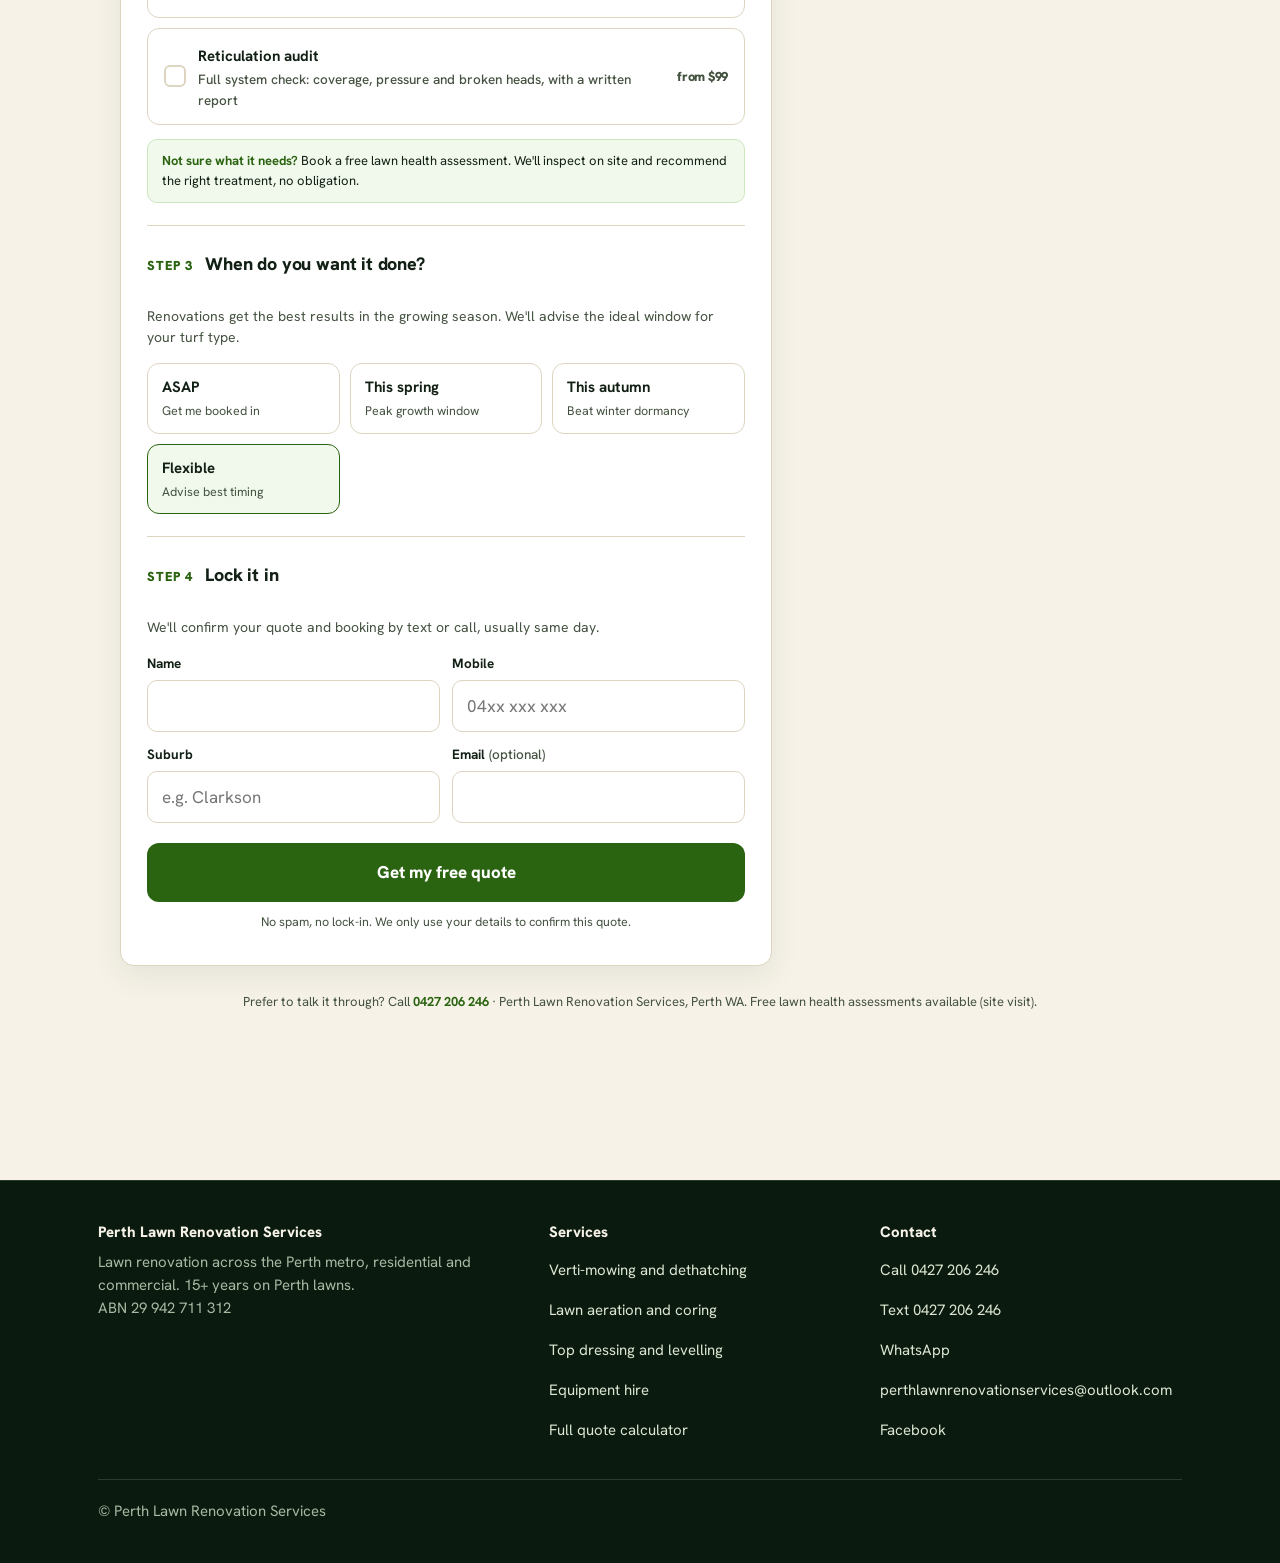
<file: quote.html>
<!DOCTYPE html>
<html lang="en-AU">
<head>
<meta charset="UTF-8">
<meta name="viewport" content="width=device-width, initial-scale=1.0">
<meta name="description" content="Instant online lawn renovation quotes for Perth: dethatching, aeration and full rejuvenation packages. DIY equipment dry hire also available.">
<title>Perth Lawn Renovation Services: Free Instant Quote</title>
<link rel="canonical" href="https://perthlawnrenovationservices.com.au/quote.html">
<meta name="robots" content="index, follow, max-image-preview:large">
<meta property="og:type" content="website">
<meta property="og:title" content="Free Instant Lawn Quote | Perth Lawn Renovation Services">
<meta property="og:description" content="Price your Perth lawn renovation online in 30 seconds. Dethatching, aeration, top dressing and full rejuvenation, plus DIY equipment dry hire.">
<meta property="og:url" content="https://perthlawnrenovationservices.com.au/quote.html">
<meta property="og:image" content="https://perthlawnrenovationservices.com.au/assets/plr-banner-opt.jpg">
<meta property="og:site_name" content="Perth Lawn Renovation Services">
<meta property="og:locale" content="en_AU">
<meta name="twitter:card" content="summary_large_image">
<meta name="twitter:image" content="https://perthlawnrenovationservices.com.au/assets/plr-banner-opt.jpg">
<link rel="icon" type="image/png" href="assets/sprout-transparent.png">
<link rel="apple-touch-icon" sizes="180x180" href="assets/apple-touch-icon.png">
<link rel="apple-touch-icon" sizes="167x167" href="assets/apple-touch-icon-167.png">
<link rel="apple-touch-icon" sizes="152x152" href="assets/apple-touch-icon-152.png">
<link rel="apple-touch-icon" sizes="120x120" href="assets/apple-touch-icon-120.png">
<meta name="apple-mobile-web-app-title" content="Perth Lawn Reno">
<meta name="mobile-web-app-capable" content="yes">
<meta name="apple-mobile-web-app-status-bar-style" content="black-translucent">
<meta name="format-detection" content="telephone=yes">
<!--
  ============================================================
  PERTH LAWN RENOVATION SERVICES: INSTANT QUOTE WIDGET
  ============================================================
  TWO CALCULATORS IN ONE:
    1. Lawn renovation quote: dethatching / aeration priced
       per m², rejuvenation package, POA extras.
    2. Equipment dry hire: single machines, 3-machine
       package, or full trailer package by hire duration.

  HOW TO USE
  1. Edit CONFIG (top of the <script> block): phone, email and
     every rate. Rates currently match your services doc.
  2. Host it:
     a) GitHub Pages: push this repo, enable Pages (see README), or
     b) Your own site: paste as a page, or iframe it:
        <iframe src="/quote/" style="width:100%;height:1500px;border:0;"></iframe>
  3. Leads: default = opens the customer's email app pre-filled
     to CONFIG.business.email. Paste a Formspree/Getform/your-API
     URL into CONFIG.leadEndpoint to POST leads as JSON instead.
  ============================================================
-->
<meta name="theme-color" content="#0a1a0e">
<link rel="preload" href="assets/fonts/anton.woff2" as="font" type="font/woff2" crossorigin>
<link rel="preload" href="assets/fonts/hanken-grotesk.woff2" as="font" type="font/woff2" crossorigin>
<link rel="stylesheet" href="css/site.css">
<script src="js/site.js" defer></script>
<style>
  :root{
    --ink:      #14392A;
    --ink-soft: #51645A;
    --grass:    #6CC24A;
    --grass-dk: #3E8E2F;
    --sand:     #F6F4EC;
    --card:     #FFFFFF;
    --line:     #E3E0D2;
    --panel:    #0F2E22;
    --panel-2:  #143A2B;
    --radius:   14px;
    --shadow:   0 10px 30px rgba(20,57,42,.08);
    --font: "Archivo", system-ui, -apple-system, "Segoe UI", Roboto, sans-serif;
  }
  *{ box-sizing:border-box; margin:0; padding:0; }
  html{ scroll-behavior:smooth; }
  html{ -webkit-text-size-adjust:100%; text-size-adjust:100%; }
  body{ -webkit-tap-highlight-color:rgba(108,194,74,.18); }
  input,select,textarea{ -webkit-appearance:none; appearance:none; }

  @media (prefers-reduced-motion: reduce){
    html{ scroll-behavior:auto; }
    *, *::before, *::after{ animation:none !important; transition:none !important; }
  }
  body{
    font-family:var(--font);
    background:var(--sand);
    color:var(--ink);
    line-height:1.55;
    -webkit-font-smoothing:antialiased;
  }

  .wrap{ max-width:1080px; margin:0 auto; padding:40px 20px 120px; }

  /* ---------- site nav ---------- */
  .sitenav{
    max-width:1080px; margin:0 auto; padding:18px 20px 0;
    display:flex; align-items:center; gap:10px 20px; flex-wrap:wrap;
  }
  .sitenav .brand{
    display:inline-flex; align-items:center; gap:10px;
    font-weight:850; font-size:14px; letter-spacing:.04em; text-transform:uppercase;
    color:var(--ink); text-decoration:none;
  }
  .sitenav .brand img{
    width:34px; height:34px; flex:0 0 auto; border-radius:50%;
    object-fit:contain; background:var(--card); border:1px solid var(--line); padding:3px;
  }
  .sitenav nav{ margin-left:auto; display:flex; gap:8px 18px; flex-wrap:wrap; }
  .sitenav nav a{
    font-size:14px; font-weight:700; color:var(--ink-soft); text-decoration:none;
  }
  .sitenav nav a:hover{ color:var(--grass-dk); }

  /* ---------- site footer ---------- */
  .sitefoot{
    max-width:1080px; margin:0 auto; padding:0 20px 60px;
    border-top:1px solid var(--line); padding-top:26px;
    font-size:14px; color:var(--ink-soft);
  }
  .sitefoot .links{ display:flex; gap:10px 20px; flex-wrap:wrap; margin-bottom:12px; }
  .sitefoot a{ color:var(--grass-dk); font-weight:700; text-decoration:none; }

  /* ---------- header ---------- */
  .eyebrow{
    display:inline-flex; align-items:center; gap:8px;
    font-size:12px; font-weight:800; letter-spacing:.14em; text-transform:uppercase;
    color:var(--grass-dk);
    border:1px solid var(--line); background:var(--card);
    padding:7px 14px; border-radius:999px;
  }
  .eyebrow::before{ content:""; width:8px; height:8px; border-radius:50%; background:var(--grass); }
  h1{
    font-variation-settings:"wdth" 112;
    font-weight:850;
    font-size:clamp(30px, 5vw, 46px);
    line-height:1.05;
    letter-spacing:-.015em;
    margin:18px 0 10px;
    max-width:680px;
  }
  .sub{ color:var(--ink-soft); font-size:17px; max-width:600px; }

  .badges{ display:flex; flex-wrap:wrap; gap:8px; margin-top:16px; }
  .badge{
    font-size:12px; font-weight:700; letter-spacing:.02em;
    color:var(--ink); background:var(--card);
    border:1px solid var(--line); border-radius:999px;
    padding:6px 12px;
    display:inline-flex; align-items:center; gap:6px;
  }
  .badge::before{ content:"✓"; color:var(--grass-dk); font-weight:900; }

  /* ---------- mode tabs ---------- */
  .tabs{
    display:grid; grid-template-columns:1fr 1fr; gap:8px;
    background:var(--card); border:1px solid var(--line);
    padding:6px; border-radius:14px;
    margin-top:30px; max-width:560px;
  }
  .tab{
    border:0; background:transparent; cursor:pointer;
    font:inherit; font-weight:800; font-size:15px; color:var(--ink-soft);
    padding:12px 10px; border-radius:10px;
    transition:background .15s, color .15s;
  }
  .tab[aria-selected="true"]{ background:var(--ink); color:#fff; }
  .tab:focus-visible{ outline:3px solid var(--grass); outline-offset:2px; }

  /* ---------- layout ---------- */
  .grid{
    display:grid;
    grid-template-columns: minmax(0,1fr) 360px;
    gap:28px;
    margin-top:22px;
    align-items:start;
  }
  @media (max-width: 860px){ .grid{ grid-template-columns:1fr; } }

  /* ---------- form card ---------- */
  .form-card{
    background:var(--card);
    border:1px solid var(--line);
    border-radius:var(--radius);
    box-shadow:var(--shadow);
    padding:8px 26px 26px;
  }
  fieldset{ border:0; padding:24px 0 22px; border-bottom:1px solid var(--line); }
  fieldset:last-of-type{ border-bottom:0; padding-bottom:8px; }
  fieldset[hidden]{ display:none; }
  legend{
    display:flex; align-items:baseline; gap:12px;
    font-weight:800; font-size:18px; letter-spacing:-.01em;
    padding-top:24px;
  }
  .step-no{
    font-variation-settings:"wdth" 75;
    font-weight:900; font-size:13px; color:var(--grass-dk);
    letter-spacing:.08em;
  }
  .hint{ font-size:14px; color:var(--ink-soft); margin:4px 0 14px; }

  /* chips */
  .chips{ display:grid; grid-template-columns:repeat(auto-fit, minmax(150px,1fr)); gap:10px; }
  .chip{
    position:relative; cursor:pointer;
    border:1.5px solid var(--line); border-radius:12px;
    background:var(--card);
    padding:12px 14px;
    transition:border-color .15s, background .15s;
  }
  .chip:hover{ border-color:var(--grass-dk); }
  .chip input{ position:absolute; opacity:0; inset:0; cursor:pointer; }
  .chip:has(input:checked){ border-color:var(--grass-dk); background:#F1F8EC; }
  .chip:has(input:focus-visible){ outline:3px solid var(--grass); outline-offset:2px; }
  .chip .t{ font-weight:700; font-size:15px; display:block; }
  .chip .s{ font-size:12.5px; color:var(--ink-soft); display:block; margin-top:2px; }
  .chip .save{
    display:inline-block; margin-top:6px;
    font-size:11px; font-weight:800; letter-spacing:.05em; text-transform:uppercase;
    color:var(--grass-dk); background:#E4F3DB;
    padding:2px 8px; border-radius:999px;
  }

  .custom-size{ margin-top:14px; display:flex; align-items:center; gap:10px; flex-wrap:wrap; }
  .custom-size label{ font-size:14px; color:var(--ink-soft); }
  .custom-size input{
    width:110px; padding:10px 12px;
    border:1.5px solid var(--line); border-radius:10px;
    font:inherit; font-weight:700; color:var(--ink);
    background:var(--card);
  }
  .custom-size input:focus-visible{ outline:3px solid var(--grass); outline-offset:1px; border-color:var(--grass-dk); }
  .unit{ font-size:14px; font-weight:700; color:var(--ink-soft); }

  /* service / machine rows */
  .services{ display:grid; gap:10px; }
  .svc{
    position:relative; cursor:pointer;
    display:flex; align-items:center; justify-content:space-between; gap:12px;
    border:1.5px solid var(--line); border-radius:12px;
    padding:13px 16px;
    transition:border-color .15s, background .15s, opacity .15s;
  }
  .svc:hover{ border-color:var(--grass-dk); }
  .svc input{ position:absolute; opacity:0; inset:0; cursor:pointer; }
  .svc:has(input:checked){ border-color:var(--grass-dk); background:#F1F8EC; }
  .svc:has(input:focus-visible){ outline:3px solid var(--grass); outline-offset:2px; }
  .svc:has(input:disabled){ opacity:.45; cursor:not-allowed; }
  .svc:has(input:disabled) input{ cursor:not-allowed; }
  .svc .left{ display:flex; align-items:center; gap:12px; }
  .box{
    width:22px; height:22px; flex:0 0 22px;
    border:2px solid var(--line); border-radius:6px;
    display:grid; place-items:center;
    transition:background .12s, border-color .12s;
  }
  .svc:has(input:checked) .box{ background:var(--grass-dk); border-color:var(--grass-dk); }
  .box svg{ opacity:0; transform:scale(.6); transition:opacity .12s, transform .12s; }
  .svc:has(input:checked) .box svg{ opacity:1; transform:scale(1); }
  .svc .name{ font-weight:700; font-size:15px; }
  .svc .desc{ font-size:12.5px; color:var(--ink-soft); display:block; font-weight:500; }
  .svc .price{ font-size:13px; color:var(--ink-soft); font-variant-numeric:tabular-nums; white-space:nowrap; text-align:right; }

  .callout{
    margin-top:14px;
    background:#F1F8EC; border:1px solid #CDE7BE; border-radius:10px;
    padding:11px 14px; font-size:13px; color:var(--ink);
  }
  .callout strong{ color:var(--grass-dk); }

  /* contact fields */
  .fields{ display:grid; grid-template-columns:1fr 1fr; gap:12px; }
  @media (max-width:560px){ .fields{ grid-template-columns:1fr; } }
  .field{ display:flex; flex-direction:column; gap:6px; }
  .field label{ font-size:13.5px; font-weight:700; }
  .field label .opt{ font-weight:500; color:var(--ink-soft); }
  .field input{
    padding:12px 14px;
    border:1.5px solid var(--line); border-radius:10px;
    font:inherit; color:var(--ink); background:var(--card);
  }
  .field input:focus-visible{ outline:3px solid var(--grass); outline-offset:1px; border-color:var(--grass-dk); }
  .field input.error{ border-color:#C6472E; }
  .err-msg{ font-size:12.5px; color:#B03A22; display:none; }
  .field.show-err .err-msg{ display:block; }

  .submit{
    margin-top:20px; width:100%;
    background:var(--grass-dk); color:#fff;
    border:0; border-radius:12px;
    font:inherit; font-weight:800; font-size:17px;
    padding:16px 20px; cursor:pointer;
    transition:background .15s, transform .1s;
  }
  .submit:hover{ background:#357A28; }
  .submit:active{ transform:translateY(1px); }
  .submit:focus-visible{ outline:3px solid var(--ink); outline-offset:2px; }
  .privacy{ font-size:12.5px; color:var(--ink-soft); text-align:center; margin-top:10px; }

  /* promo code */
  .promo{ margin-top:18px; padding-top:16px; border-top:1px dashed var(--line); }
  .promo-lab{ display:block; font-size:13.5px; font-weight:700; margin-bottom:6px; }
  .promo-lab .opt{ font-weight:500; color:var(--ink-soft); }
  .promo-row{ display:flex; gap:8px; }
  .promo-row input{
    flex:1; min-width:0; padding:12px 14px;
    border:1.5px solid var(--line); border-radius:10px;
    font:inherit; font-weight:700; letter-spacing:.06em; text-transform:uppercase;
    color:var(--ink); background:var(--card);
  }
  .promo-row input::placeholder{ font-weight:500; letter-spacing:normal; text-transform:none; }
  .promo-row input:focus-visible{ outline:3px solid var(--grass); outline-offset:1px; border-color:var(--grass-dk); }
  .promo-row button{
    flex:0 0 auto; background:var(--ink); color:#fff;
    border:0; border-radius:10px;
    font:inherit; font-weight:800; font-size:14.5px;
    padding:0 22px; cursor:pointer; transition:background .15s;
  }
  .promo-row button:hover{ background:var(--panel); }
  .promo-row button:focus-visible{ outline:3px solid var(--grass); outline-offset:2px; }
  .promo-msg{ font-size:13px; font-weight:600; margin-top:8px; display:none; }
  .promo.is-ok .promo-msg{ display:block; color:var(--grass-dk); }
  .promo.is-bad .promo-msg{ display:block; color:#B03A22; }
  .promo.is-ok .promo-row input{ border-color:var(--grass-dk); background:#F1F8EC; }
  .promo.is-bad .promo-row input{ border-color:#C6472E; }

  /* ---------- success popup ----------
     Deliberately not <dialog>: showModal() is unsupported on iOS Safari
     before 15.4, and this has to work on older phones. Plain fixed
     positioning behaves identically everywhere. */
  .modal-back{
    position:fixed; inset:0; z-index:200;
    background:rgba(10,26,14,.62);
    -webkit-backdrop-filter:blur(3px); backdrop-filter:blur(3px);
    display:flex; align-items:center; justify-content:center;
    padding:20px calc(20px + env(safe-area-inset-right)) calc(20px + env(safe-area-inset-bottom)) calc(20px + env(safe-area-inset-left));
    opacity:0; visibility:hidden; transition:opacity .2s ease, visibility .2s;
  }
  .modal-back.open{ opacity:1; visibility:visible; }
  .modal{
    background:var(--card); border-radius:18px;
    width:min(440px,100%); max-height:calc(100vh - 40px); overflow-y:auto;
    -webkit-overflow-scrolling:touch;
    padding:32px 28px 26px; text-align:center;
    box-shadow:0 24px 70px rgba(20,57,42,.4);
    transform:translateY(12px) scale(.98); transition:transform .22s ease;
  }
  .modal-back.open .modal{ transform:none; }
  .modal .tick-ring{
    width:64px; height:64px; margin:0 auto 18px; border-radius:50%;
    background:#EAF7E1; display:flex; align-items:center; justify-content:center;
  }
  .modal h3{ font-size:23px; font-weight:900; margin-bottom:10px; color:var(--ink); }
  .modal p{ font-size:15px; color:var(--ink-soft); line-height:1.6; }
  .modal .recap{
    margin-top:18px; background:var(--sand); border:1px solid var(--line);
    border-radius:12px; padding:14px 16px; text-align:left;
  }
  .modal .recap div{ display:flex; justify-content:space-between; gap:14px; font-size:14px; padding:3px 0; }
  .modal .recap .rk{ color:var(--ink-soft); }
  .modal .recap .rv{ font-weight:800; color:var(--ink); text-align:right; }
  .modal .recap .rv.save{ color:#C77400; }
  .modal-acts{ display:grid; gap:9px; margin-top:20px; }
  .modal-acts a, .modal-acts button{
    display:block; width:100%; border:0; border-radius:12px;
    font:inherit; font-weight:800; font-size:16px; padding:15px 18px;
    cursor:pointer; text-decoration:none; text-align:center;
  }
  .modal-acts .call{ background:var(--grass-dk); color:#fff; }
  .modal-acts .call:hover{ background:#357A28; }
  .modal-acts .close{ background:transparent; color:var(--ink-soft); font-weight:700; font-size:15px; padding:10px; }
  .modal-acts .close:hover{ color:var(--ink); }
  .modal-acts a:focus-visible, .modal-acts button:focus-visible{ outline:3px solid var(--grass); outline-offset:2px; }
  @media (prefers-reduced-motion: reduce){
    .modal-back, .modal{ transition:none; }
  }

  /* ---------- quote board ---------- */
  .board{
    position:sticky; top:20px;
    background:linear-gradient(170deg, var(--panel-2), var(--panel));
    color:#EDF5EA;
    border-radius:var(--radius);
    box-shadow:0 18px 44px rgba(15,46,34,.35);
    overflow:hidden;
  }
  .board::after{
    content:"";
    display:block; height:10px;
    background:repeating-linear-gradient(90deg, var(--grass) 0 26px, #58A83B 26px 52px);
  }
  .board-inner{ padding:24px 24px 22px; }
  .board .label{
    font-size:11.5px; font-weight:800; letter-spacing:.16em; text-transform:uppercase;
    color:#9CC79B;
  }
  .price-line{ display:flex; align-items:baseline; gap:10px; margin-top:8px; flex-wrap:wrap; }
  .from{ font-size:14px; color:#B9D3B4; font-weight:700; }
  .price{
    font-variation-settings:"wdth" 108;
    font-weight:900;
    font-size:clamp(34px, 4.4vw, 44px);
    line-height:1;
    letter-spacing:-.02em;
    color:var(--grass);
    font-variant-numeric:tabular-nums;
  }
  /* Discount cues. Retail pricing research is consistent on two things:
     an anchor price shown struck through raises perceived value more than
     the discount figure alone, and a warm amber/gold reads as "saving"
     while staying friendly. True red is the other common sale cue but it
     reads as alarm against this dark green panel, so amber it is. */
  .was{
    font-size:20px; font-weight:700; color:#8FB98C;
    text-decoration:line-through; text-decoration-thickness:2px;
    font-variant-numeric:tabular-nums;
  }
  .was[hidden]{ display:none; }
  .save-pill{
    display:inline-flex; align-items:center; gap:7px;
    margin-top:12px; padding:7px 15px; border-radius:999px;
    background:linear-gradient(180deg,#FFC24D,#FF9E2C);
    color:#3A2000; font-weight:900; font-size:13.5px; letter-spacing:.01em;
    box-shadow:0 4px 14px rgba(255,158,44,.34);
  }
  .save-pill[hidden]{ display:none; }
  .save-pill .amt{ font-variant-numeric:tabular-nums; }
  .m-save{ color:#FF9E2C; font-weight:800; font-size:12.5px; }
  .m-save[hidden]{ display:none; }

  .price.tick{ animation:tick .28s ease-out; }
  @keyframes tick{
    0%{ transform:translateY(4px); opacity:.35; }
    100%{ transform:translateY(0); opacity:1; }
  }
  .per{ font-size:14px; color:#B9D3B4; font-weight:600; }
  .board .empty{ font-size:14.5px; color:#C7DCC2; margin-top:8px; }

  .breakdown{ margin-top:18px; border-top:1px solid rgba(255,255,255,.12); padding-top:14px; display:grid; gap:8px; }
  .row{ display:flex; justify-content:space-between; gap:12px; font-size:13.5px; }
  .row .k{ color:#C7DCC2; }
  .row .v{ font-variant-numeric:tabular-nums; font-weight:700; white-space:nowrap; }
  .row.note .v{ color:var(--grass); }
  .fine{ margin-top:16px; font-size:11.5px; color:#8FB48C; line-height:1.5; }

  .board .success{
    display:none;
    margin-top:16px; padding:12px 14px;
    background:rgba(108,194,74,.14);
    border:1px solid rgba(108,194,74,.45);
    border-radius:10px;
    font-size:13.5px; color:#DFF2D6; line-height:1.5;
  }
  .board.sent .success{ display:block; }
  .success .mailto-btn{
    display:inline-flex; align-items:center; gap:8px;
    margin-top:12px; width:100%; justify-content:center;
    background:var(--grass); color:#0F2E22;
    font-weight:800; font-size:14.5px;
    padding:12px 16px; border-radius:10px;
    text-decoration:none;
  }
  .success .mailto-btn:hover{ background:#7FD457; }

  /* ---------- mobile sticky bar ---------- */
  .mobile-bar{
    display:none;
    position:fixed; left:0; right:0; bottom:0; z-index:50;
    background:var(--panel);
    color:#EDF5EA;
    padding:12px 18px calc(12px + env(safe-area-inset-bottom));
    box-shadow:0 -8px 24px rgba(15,46,34,.3);
    align-items:center; justify-content:space-between; gap:14px;
  }
  .mobile-bar .m-price{
    font-weight:900; font-size:22px; color:var(--grass);
    font-variant-numeric:tabular-nums; line-height:1;
  }
  .mobile-bar .m-label{ font-size:11px; letter-spacing:.12em; text-transform:uppercase; color:#9CC79B; }
  .mobile-bar a{
    background:var(--grass-dk); color:#fff; text-decoration:none;
    font-weight:800; font-size:14px;
    padding:11px 16px; border-radius:10px; white-space:nowrap;
  }
  @media (max-width:860px){
    .mobile-bar{ display:flex; }
    .board{ position:static; }
    .wrap{ padding-bottom:150px; }
  }

  .foot{ margin-top:26px; font-size:13px; color:var(--ink-soft); text-align:center; }
  .foot a{ color:var(--grass-dk); font-weight:700; text-decoration:none; }
  .bundle-banner{ width:100%; display:flex; align-items:center; gap:14px; text-align:left; cursor:pointer; border:none; border-radius:14px; padding:14px 18px; margin:0 0 12px; background:linear-gradient(100deg,#FF7A00,#FF9E2C); color:#241100; font:inherit; box-shadow:0 8px 24px rgba(255,122,0,.35); animation:bbPulse 1.9s ease-in-out infinite; transition:transform .15s ease; }
  .bundle-banner:hover{ transform:translateY(-1px); }
  .bundle-banner:active{ transform:scale(.99); }
  .bundle-banner .bb-spark{ font-size:22px; line-height:1; animation:bbShake 1.1s ease-in-out infinite; }
  .bundle-banner .bb-text{ display:flex; flex-direction:column; line-height:1.25; flex:1; }
  .bundle-banner .bb-text strong{ font-size:15.5px; font-weight:800; }
  .bundle-banner .bb-text small{ font-size:12px; font-weight:700; opacity:.82; }
  .bundle-banner .bb-cta{ font-size:12.5px; font-weight:800; background:#241100; color:#FFB020; padding:8px 14px; border-radius:999px; white-space:nowrap; }
  @keyframes bbPulse{ 0%,100%{ box-shadow:0 8px 24px rgba(255,122,0,.3); } 50%{ box-shadow:0 10px 34px 5px rgba(255,122,0,.6); } }
  @keyframes bbShake{ 0%,100%{ transform:rotate(-9deg); } 50%{ transform:rotate(9deg); } }
  @keyframes bbFlash{ 0%{ filter:brightness(1); } 40%{ filter:brightness(1.4); } 100%{ filter:brightness(1); } }
  .bundle-banner.bb-flash{ animation:bbFlash .5s ease-out, bbPulse 1.9s ease-in-out infinite; }
  .bb-confetti{ position:fixed; width:9px; height:14px; border-radius:2px; z-index:9999; pointer-events:none; }
  @media (prefers-reduced-motion: reduce){ .bundle-banner, .bundle-banner .bb-spark{ animation:none !important; } }
  .svc.bundle-lit{ border-color:#FF7A00 !important; box-shadow:0 0 0 2px rgba(255,122,0,.4), 0 6px 20px rgba(255,122,0,.2); }
  .svc.bundle-flash{ animation:svcFlash .7s ease-out; }
  @keyframes svcFlash{ 0%{ box-shadow:0 0 0 0 rgba(255,122,0,.7); } 100%{ box-shadow:0 0 0 15px rgba(255,122,0,0), 0 6px 20px rgba(255,122,0,.2); } }
  .row.bundle-hit .k, .row.bundle-hit .v{ color:#FF9E2C !important; font-weight:800; }
  .row.bundle-hit{ border-radius:8px; animation:rowFlash .9s ease-out; }
  @keyframes rowFlash{ 0%{ background:rgba(255,122,0,.5); } 100%{ background:transparent; } }
  @media (prefers-reduced-motion: reduce){ .svc.bundle-flash, .row.bundle-hit{ animation:none !important; } }
  .bundle-floater{ position:fixed; left:50%; bottom:20px; transform:translate(-50%,150%); z-index:9998; display:flex; align-items:center; gap:13px; width:min(93vw,440px); background:linear-gradient(100deg,#FF7A00,#FF9E2C); color:#241100; padding:12px 14px; border-radius:16px; box-shadow:0 16px 44px rgba(0,0,0,.28), 0 0 0 3px rgba(255,122,0,.22); cursor:pointer; opacity:0; pointer-events:none; transition:transform .5s cubic-bezier(.16,1,.3,1), opacity .4s ease; animation:bfPulse 1.8s ease-in-out infinite; }
  .bundle-floater.show{ transform:translate(-50%,0); opacity:1; pointer-events:auto; }
  .bundle-floater .bf-badge{ flex-shrink:0; width:44px; height:44px; border-radius:50%; background:#241100; color:#FFB020; font-weight:800; font-size:15px; display:flex; align-items:center; justify-content:center; }
  .bundle-floater .bf-txt{ display:flex; flex-direction:column; line-height:1.2; flex:1; }
  .bundle-floater .bf-txt strong{ font-size:15px; font-weight:800; }
  .bundle-floater .bf-txt small{ font-size:12px; font-weight:700; opacity:.82; }
  .bundle-floater .bf-btn{ flex-shrink:0; background:#241100; color:#FFB020; font-weight:800; font-size:13px; padding:10px 16px; border-radius:999px; white-space:nowrap; }
  @keyframes bfPulse{ 0%,100%{ box-shadow:0 16px 44px rgba(0,0,0,.28), 0 0 0 3px rgba(255,122,0,.2); } 50%{ box-shadow:0 16px 52px rgba(0,0,0,.32), 0 0 0 7px rgba(255,122,0,.5); } }
  @media (prefers-reduced-motion: reduce){ .bundle-floater{ animation:none; } }

  /* ---- shared design system overrides (see css/site.css) ---- */
  :root{
    --ink:#122015; --ink-soft:#445240; --grass:#a3e635; --grass-dk:#2b6411;
    --sand:#f6f2e7; --line:#ddd5c0; --panel:#0a1a0e; --panel-2:#0f2515;
    --font:"Hanken Grotesk", system-ui, -apple-system, "Segoe UI", Roboto, sans-serif;
  }
  body{ padding-top:116px; }
  .wrap > h1{ font-family:"Anton","Arial Narrow",Impact,sans-serif; font-weight:400; text-transform:uppercase; line-height:1; letter-spacing:.005em; }
  .form-card :focus-visible, .form-card :has(input:focus-visible), .tab:focus-visible{ outline-color:var(--grass-dk) !important; }
  /* no looping attention effects */
  .bundle-banner, .bundle-banner .bb-spark, .bundle-banner.bb-flash, .bundle-floater{ animation-iteration-count:1 !important; }
  @media (max-width:560px){ .svc{ flex-direction:column; align-items:flex-start; gap:6px; } .svc .price{ padding-left:34px; text-align:left; white-space:normal; } }
  .svc .desc{ font-size:13.5px; }
  .ftr{ margin-top:48px; }
  @media (max-width:880px){ .ftr{ padding-bottom:120px; } }
</style>
</head>
<body>

<a class="skip" href="#main">Skip to content</a>
<header class="hdr hdr--solid" id="hdr">
  <a class="season" id="season" href="/#quote" hidden></a>
  <div class="hdr__in">
    <a class="brand" href="/" aria-label="Perth Lawn Renovation Services, home">
      <img src="assets/img/logo-96.png" srcset="assets/img/logo-96.png 1x, assets/img/logo-192.png 2x" width="44" height="27" alt="">
      <span>Perth Lawn Renovation</span>
    </a>
    <nav class="nav" aria-label="Main"><a href="vertimowing.html">Verti-mowing</a><a href="aeration.html">Aeration</a><a href="top-dressing.html">Top dressing</a><a href="hire.html">Equipment hire</a><a href="quote.html" aria-current="page">Full calculator</a></nav>
    <a class="hdr__tel" href="tel:+61427206246">0427 206 246</a>
    <a class="btn btn--sm hdr__cta" href="#quoteForm">Get a price</a>
    <a class="btn btn--sm hdr__call" href="tel:+61427206246">Call</a>
    <button class="menu-btn" type="button" aria-expanded="false" aria-controls="mnav">Menu</button>
  </div>
  <nav class="mnav" id="mnav" aria-label="Mobile" hidden>
    <a href="/">Home</a><a href="vertimowing.html">Verti-mowing<span>From $8/m²</span></a><a href="aeration.html">Aeration<span>From $1.50/m²</span></a><a href="top-dressing.html">Top dressing</a><a href="hire.html">Equipment hire</a><a href="quote.html">Full calculator</a><a href="#quoteForm">Get a price</a>
  </nav>
</header>
<main id="main">

<div class="wrap">
  <span class="eyebrow">Perth Lawn Renovation Services</span>
  <h1>Your lawn renovation, priced online in 30&nbsp;seconds. No site visit needed.</h1>
  <p class="sub">Specialists in lawn renovations with 15+ years in the turf maintenance industry, bringing professional lawn care to residential lawns across Perth.</p>
  <div class="badges">
    <span class="badge">15+ years turf industry experience</span>
    <span class="badge">Member of LMCAWA</span>
    <span class="badge">Licensed weed technician</span>
    <span class="badge">Eftpos available</span>
  </div>

  <!-- mode switch -->
  <div class="tabs" role="tablist" aria-label="Quote type">
    <button class="tab" id="tab-reno" role="tab" aria-selected="true"  aria-controls="quoteForm">Lawn renovation quote</button>
    <button class="tab" id="tab-hire" role="tab" aria-selected="false" aria-controls="quoteForm">DIY equipment hire</button>
  </div>

  <div class="grid">
    <!-- ================= FORM ================= -->
    <form class="form-card" id="quoteForm" novalidate>

      <!-- ===== RENOVATION MODE ===== -->
      <fieldset data-mode="reno">
        <legend><span class="step-no">STEP 1</span> How big is your lawn?</legend>
        <p class="hint">Rough guess is fine, or enter the exact area for a sharper price.</p>
        <div class="chips" id="sizeChips" role="radiogroup" aria-label="Lawn size"></div>
        <div class="custom-size">
          <label for="customSqm">Know the exact size?</label>
          <input type="number" id="customSqm" min="10" max="5000" step="5" inputmode="numeric" placeholder="e.g. 150">
          <span class="unit">m²</span>
        </div>
      </fieldset>

      <fieldset data-mode="reno">
        <legend><span class="step-no">STEP 2</span> What does your lawn need?</legend>
        <p class="hint">Dethatching, aeration and top dressing are quoted instantly online, and if you pick all three you save 10%. Reticulation is priced at your free lawn health assessment.</p>
        <button type="button" id="bundleBanner" class="bundle-banner" aria-label="Add all three core services and save 10 percent">
          <span class="bb-spark">⚡</span>
          <span class="bb-text"><strong>Complete Lawn Rejuvenation · Save 10%</strong><small>Add all 3 and save 10% instantly</small></span>
          <span class="bb-cta">Tap to add all 3</span>
        </button>
        <div class="services" id="renoServices"></div>
        <div class="callout"><strong>Not sure what it needs?</strong> Book a free lawn health assessment. We'll inspect on site and recommend the right treatment, no obligation.</div>
      </fieldset>

      <fieldset data-mode="reno">
        <legend><span class="step-no">STEP 3</span> When do you want it done?</legend>
        <p class="hint">Renovations get the best results in the growing season. We'll advise the ideal window for your turf type.</p>
        <div class="chips" id="timingChips" role="radiogroup" aria-label="Timing"></div>
      </fieldset>

      <!-- ===== HIRE MODE ===== -->
      <fieldset data-mode="hire" hidden>
        <legend><span class="step-no">STEP 1</span> What gear do you need?</legend>
        <p class="hint">Pick individual machines, or take the full click-and-collect package with trailer.</p>
        <div class="chips" id="hireKindChips" role="radiogroup" aria-label="Hire type" style="grid-template-columns:1fr 1fr;"></div>
        <div class="services" id="machineList" style="margin-top:14px;"></div>
        <div class="callout" id="trailerDesc" hidden>
          <strong>Complete DIY renovation package:</strong> scarifier, vertimower, lawn aerator, trailer, whipper snipper, fertiliser &amp; spreader, wetting agent, knapsack, fuel and all associated tools, insurances included. Disposal of green waste is at hirer's discretion.
        </div>
        <div class="callout" id="pkgNudge" hidden></div>
      </fieldset>

      <fieldset data-mode="hire" hidden>
        <legend><span class="step-no">STEP 2</span> How long for?</legend>
        <p class="hint">Longer hires get a cheaper day rate.</p>
        <div class="chips" id="durationChips" role="radiogroup" aria-label="Hire duration"></div>
        <div class="callout"><strong>Valid driver's licence required for all hire</strong>. A copy will be taken at time of pickup.</div>
      </fieldset>

      <!-- ===== SHARED: CONTACT ===== -->
      <fieldset>
        <legend><span class="step-no" id="contactStepNo">STEP 4</span> Lock it in</legend>
        <p class="hint" id="contactHint">We'll confirm your quote and booking by text or call, usually same day.</p>
        <div class="fields">
          <div class="field" id="f-name">
            <label for="name">Name</label>
            <input type="text" id="name" name="name" autocomplete="name" required>
            <span class="err-msg">Please enter your name.</span>
          </div>
          <div class="field" id="f-phone">
            <label for="phone">Mobile</label>
            <input type="tel" id="phone" name="phone" autocomplete="tel" inputmode="tel" placeholder="04xx xxx xxx" required>
            <span class="err-msg">Please enter a valid Australian mobile.</span>
          </div>
          <div class="field" id="f-suburb">
            <label for="suburb">Suburb</label>
            <input type="text" id="suburb" name="suburb" autocomplete="address-level2" placeholder="e.g. Clarkson" required>
            <span class="err-msg">Please enter your suburb.</span>
          </div>
          <div class="field">
            <label for="email">Email <span class="opt">(optional)</span></label>
            <input type="email" id="email" name="email" autocomplete="email">
          </div>
        </div>
        <div class="promo" id="promoWrap">
          <label class="promo-lab" for="promoCode">Promo code <span class="opt">(optional)</span></label>
          <div class="promo-row">
            <input type="text" id="promoCode" name="promoCode" autocomplete="off" autocapitalize="characters" spellcheck="false" placeholder="Enter your code" aria-describedby="promoMsg">
            <button type="button" id="promoBtn">Apply</button>
          </div>
          <p class="promo-msg" id="promoMsg" role="status" aria-live="polite"></p>
        </div>
        <button class="submit" type="submit" id="submitBtn">Get my free quote</button>
        <p class="privacy">No spam, no lock-in. We only use your details to confirm this quote.</p>
      </fieldset>
    </form>

    <!-- ================= QUOTE BOARD ================= -->
    <aside class="board" id="board" aria-live="polite">
      <div class="board-inner">
        <div class="label" id="boardLabel">Your renovation estimate</div>
        <div class="price-line">
          <span class="from" id="fromTag">from</span>
          <span class="was" id="wasOut" hidden></span>
          <span class="price" id="priceOut">-</span>
          <span class="per" id="perOut"></span>
        </div>
        <div class="save-pill" id="saveOut" hidden></div>
        <p class="empty" id="emptyMsg">Select at least one service to see a price.</p>
        <div class="breakdown" id="breakdown"></div>
        <div class="success" id="successMsg"></div>
        <p class="fine" id="fineText"></p>
      </div>
    </aside>
  </div>

  <p class="foot" id="footLine"></p>
</div>
</main>

<!-- Success popup -->
<div class="modal-back" id="successModal" role="dialog" aria-modal="true" aria-labelledby="successTitle" hidden>
  <div class="modal">
    <div class="tick-ring">
      <svg width="30" height="24" viewBox="0 0 13 11" fill="none" aria-hidden="true">
        <path d="M1.5 5.5L4.8 8.8L11.5 1.8" stroke="#3E8E2F" stroke-width="2.2" stroke-linecap="round" stroke-linejoin="round"/>
      </svg>
    </div>
    <h3 id="successTitle">Quote sent</h3>
    <p id="successBody"></p>
    <div class="recap" id="successRecap"></div>
    <div class="modal-acts">
      <a class="call" id="successCall" href="#">Call us now</a>
      <button type="button" class="close" id="successClose">Close</button>
    </div>
  </div>
</div>

<!-- Mobile sticky price bar -->
<div class="mobile-bar" id="mobileBar">
  <div>
    <div class="m-label" id="mLabel">Your estimate</div>
    <div class="m-price" id="mPrice">-</div>
    <div class="m-save" id="mSave" hidden></div>
  </div>
  <a href="#quoteForm">Get quote</a>
</div>

<script>
/* ============================================================
   CONFIG: every rate below matches the services doc.
   Change numbers here; no other code edits needed.
   ============================================================ */
const CONFIG = {
  business: {
    name:  "Perth Lawn Renovation Services",
    phone: "0427 206 246",
    email: "perthlawnrenovationservices@outlook.com",
  },

  // Form endpoint. Leads POST here as JSON instead of opening the email app.
  // Blank this out to fall back to the mailto flow.
  leadEndpoint: "https://formspree.io/f/mlgqkwan",

  /* ---------- PROMO CODE ----------
     September special: first 10 bookings get 10% off, to mark the website
     launch.

     IMPORTANT: this is a static site with no database, so it CANNOT count
     redemptions. The "first 10" limit is yours to track. Once you have your
     10, set active:false below and the code stops working immediately (the
     whole promo box disappears with it).

     endsOn is a safety net so the code cannot still be floating around in
     November. It stops working after that date whatever active is set to.
     Clear it to "" to remove the expiry. Dates read the customer's device
     clock, which for Perth customers is Perth time.

     The discount comes off the total AFTER the 3-service bundle discount,
     so someone taking the full package gets both (10% + 10%). Set
     stacksWithBundle to false if you would rather they get one or the other.
  */
  promo: {
    active: true,
    code: "SEPT10",
    percentOff: 10,
    endsOn: "2026-09-30",    // inclusive, so it works all through 30 September
    renoOnly: true,          // lawns, not equipment hire
    stacksWithBundle: true,
    blurb: "First 10 September bookings. Renovation work only.",
  },

  /* ---------- RENOVATION ---------- */
  reno: {
    dethatchPerSqm: 8.00,   // "Rates from $8 sq/m"
    aerationPerSqm: 1.50,   // "Rates from $1.50 sq/m"
    topdressPerSqm: 5.00,   // "Rates from $5 sq/m"
    minJob: 0,              // combined-job floor (0 = disabled: per-service minimums used instead)

    sizes: [
      { id:"under50", label:"Under 50 m²",  sub:"Small courtyard / pocket lawn", sqm:40  },
      { id:"small",   label:"Small",        sub:"Up to 80 m² · courtyard",       sqm:60  },
      { id:"medium",  label:"Medium",       sub:"80-180 m² · typical Perth",     sqm:130 },
      { id:"large",   label:"Large",        sub:"180-350 m² · big backyard",     sqm:260 },
      { id:"xl",      label:"Extra large",  sub:"350 m²+ · corner block",        sqm:450 },
    ],

    // type "sqm"     = priced instantly per m² online
    // type "package" = full rejuvenation (from dethatch+aeration rate; rest at assessment)
    // type "poa"     = priced at the free on-site assessment
    services: [
      { id:"dethatch", type:"sqm", rate:8.00, minPrice:400, label:"Lawn dethatching",
        desc:"Removes thatch build-up so water & nutrients reach the roots. Fertiliser & wetting agent included.", priceNote:"from $8 / m² · $400 min" },
      { id:"aeration", type:"sqm", rate:1.50, minPrice:130, label:"Lawn aeration",
        desc:"Relieves compaction, better water penetration & root growth. Fertiliser & wetting agent included.", priceNote:"from $1.50 / m² · $130 min" },
      { id:"topdress", type:"sqm", rate:5.00, minPrice:150, label:"Top dressing",
        desc:"Levels the surface and boosts soil quality after dethatching", priceNote:"from $5 / m² · $150 min" },
      { id:"package",  type:"package", label:"Complete lawn rejuvenation package",
        desc:"Dethatch + aeration + topdress + fertiliser & wetting agent + reticulation assessment", priceNote:"best value · save 10%" },
      { id:"treatments", type:"flat", price:75, alsoPOA:true, category:"Lawn health treatments", label:"Lawn health treatments",
        desc:"Wetting agent & soil additives from $75. Weed spraying and insecticide added at assessment.", priceNote:"from $75" },
      { id:"retic",    type:"flat", price:99, label:"Reticulation audit",
        desc:"Full system check: coverage, pressure and broken heads, with a written report", priceNote:"from $99" },
    ],

    timing: [
      { id:"asap",   label:"ASAP",        sub:"Get me booked in"  },
      { id:"spring", label:"This spring", sub:"Peak growth window" },
      { id:"autumn", label:"This autumn", sub:"Beat winter dormancy" },
      { id:"flex",   label:"Flexible",    sub:"Advise best timing" },
    ],
  },

  /* ---------- EQUIPMENT DRY HIRE ---------- */
  hire: {
    machines: [
      { id:"scarifier",  label:"Scarifier" },
      { id:"vertimower", label:"Vertimower" },
      { id:"aerator",    label:"Lawn aerator" },
    ],
    // Day rates by duration tier (per the doc)
    rates: {
      single:   { d1:125, d3:115, d5:100 },  // per machine, per day
      package3: { d1:350, d3:300, d5:250 },  // all 3 machines, per day
      trailer:  { d1:550, d3:450, d5:350 },  // full package with trailer, per day
    },
    durations: [
      { id:"d1", label:"1 day",         sub:"Single day rate", days:1 },
      { id:"d3", label:"3 days",        sub:"Cheaper day rate", days:3, save:"Better rate" },
      { id:"d5", label:"Week (5 days)", sub:"Best day rate",    days:5, save:"Best rate" },
    ],
  },
};

/* ============================================================
   WIDGET LOGIC: no changes needed below this line.
   ============================================================ */
const $ = (id) => document.getElementById(id);
const fmt = (n) => "$" + Math.round(n).toLocaleString("en-AU");

const state = {
  mode: "reno",
  promo: null,                     // holds the code string once applied
  reno: {
    size: "medium",
    customSqm: null,
    services: new Set(["dethatch", "aeration", "topdress"]),
    timing: "flex",
  },
  hire: {
    kind: "machines",              // "machines" | "trailer"
    machines: new Set(["scarifier"]),
    duration: "d1",
  },
};

/* ---------- build UI from CONFIG ---------- */
function checkSvg(){
  return `<svg width="13" height="11" viewBox="0 0 13 11" fill="none" aria-hidden="true">
    <path d="M1.5 5.5L4.8 8.8L11.5 1.8" stroke="#fff" stroke-width="2.4" stroke-linecap="round" stroke-linejoin="round"/>
  </svg>`;
}

function build(){
  const R = CONFIG.reno, H = CONFIG.hire;

  $("sizeChips").innerHTML = R.sizes.map(s => `
    <label class="chip">
      <input type="radio" name="size" value="${s.id}" ${s.id === state.reno.size ? "checked" : ""}>
      <span class="t">${s.label}</span><span class="s">${s.sub}</span>
    </label>`).join("");

  $("renoServices").innerHTML = R.services.map(s => `
    <label class="svc">
      <input type="checkbox" name="rsvc" value="${s.id}" ${state.reno.services.has(s.id) ? "checked" : ""}>
      <span class="left">
        <span class="box">${checkSvg()}</span>
        <span><span class="name">${s.label}</span><span class="desc">${s.desc}</span></span>
      </span>
      <span class="price">${s.priceNote}</span>
    </label>`).join("");

  $("timingChips").innerHTML = R.timing.map(t => `
    <label class="chip">
      <input type="radio" name="timing" value="${t.id}" ${t.id === state.reno.timing ? "checked" : ""}>
      <span class="t">${t.label}</span><span class="s">${t.sub}</span>
    </label>`).join("");

  $("hireKindChips").innerHTML = `
    <label class="chip">
      <input type="radio" name="hkind" value="machines" ${state.hire.kind === "machines" ? "checked" : ""}>
      <span class="t">Individual machines</span><span class="s">Pick what you need</span>
    </label>
    <label class="chip">
      <input type="radio" name="hkind" value="trailer" ${state.hire.kind === "trailer" ? "checked" : ""}>
      <span class="t">Full package + trailer</span><span class="s">Everything, click &amp; collect</span>
    </label>`;

  $("machineList").innerHTML = H.machines.map(m => `
    <label class="svc">
      <input type="checkbox" name="machine" value="${m.id}" ${state.hire.machines.has(m.id) ? "checked" : ""}>
      <span class="left">
        <span class="box">${checkSvg()}</span>
        <span class="name">${m.label}</span>
      </span>
      <span class="price">$${H.rates.single.d1}/day · all 3 for $${H.rates.package3.d1}/day</span>
    </label>`).join("");

  $("durationChips").innerHTML = H.durations.map(d => `
    <label class="chip">
      <input type="radio" name="duration" value="${d.id}" ${d.id === state.hire.duration ? "checked" : ""}>
      <span class="t">${d.label}</span><span class="s">${d.sub}</span>
      ${d.save ? `<span class="save">${d.save}</span>` : ""}
    </label>`).join("");

  $("footLine").innerHTML =
    `Prefer to talk it through? Call <a href="tel:${CONFIG.business.phone.replace(/\s/g,"")}">${CONFIG.business.phone}</a> · ${CONFIG.business.name}, Perth WA. Free lawn health assessments available (site visit).`;
}

/* ---------- mode switching ---------- */
function setMode(mode){
  state.mode = mode;
  $("tab-reno").setAttribute("aria-selected", mode === "reno");
  $("tab-hire").setAttribute("aria-selected", mode === "hire");
  document.querySelectorAll("fieldset[data-mode]").forEach(fs => {
    fs.hidden = fs.dataset.mode !== mode;
  });
  $("contactStepNo").textContent = mode === "reno" ? "STEP 4" : "STEP 3";
  $("boardLabel").textContent = mode === "reno" ? "Your renovation estimate" : "Your hire total";
  $("mLabel").textContent = $("boardLabel").textContent;
  $("contactHint").textContent = mode === "reno"
    ? "We'll confirm your quote and booking by text or call, usually same day."
    : "We'll confirm availability and pickup by text or call, usually same day.";
  syncHireKind();
  render();
}

function syncHireKind(){
  const machines = state.hire.kind === "machines";
  $("machineList").style.display = machines ? "grid" : "none";
  $("trailerDesc").hidden = machines;
}

/* ---------- pricing ---------- */
function effectiveSqm(){
  const r = state.reno;
  if (r.customSqm && r.customSqm >= 10) return r.customSqm;
  const preset = CONFIG.reno.sizes.find(s => s.id === r.size);
  return preset ? preset.sqm : 130;
}

// True while the promo is switched on and not past its end date.
// Checked separately from activePromo() so the promo box can be hidden
// outright once the offer is over, rather than sitting there rejecting codes.
function promoLive(){
  const P = CONFIG.promo;
  if (!P || !P.active) return false;
  if (P.endsOn){
    // End of the last day, so the code works right through that date
    const end = new Date(P.endsOn + "T23:59:59");
    if (!isNaN(end) && Date.now() > end.getTime()) return false;
  }
  return true;
}

// Returns the promo config only when it is live, the entered code matches,
// and it applies to the tab the customer is currently on.
function activePromo(){
  const P = CONFIG.promo;
  if (!promoLive()) return null;
  if (state.promo !== P.code) return null;
  if (P.renoOnly && state.mode !== "reno") return null;
  return P;
}

function calcReno(){
  const R = CONFIG.reno, sel = state.reno.services;
  if (sel.size === 0) return null;

  const sqm = effectiveSqm();
  let total = 0;
  let bundleSub = 0;
  const lines = [];
  let hasPOA = false, hasPackage = false;

  for (const svc of R.services){
    if (!sel.has(svc.id)) continue;
    if (svc.type === "sqm"){
      let p = sqm * svc.rate;
      const minApplied = svc.minPrice && p < svc.minPrice;
      if (minApplied) p = svc.minPrice;
      total += p;
      if (svc.id === "dethatch" || svc.id === "aeration" || svc.id === "topdress") bundleSub += p;
      lines.push({ k:`${svc.label} (~${sqm} m²)${minApplied ? ", min. charge" : ""}`, v:"from " + fmt(p) });
    } else if (svc.type === "package"){
      hasPackage = true;
      const pkgFull = sqm * (R.dethatchPerSqm + R.aerationPerSqm + R.topdressPerSqm);
      const p = Math.round(pkgFull * 0.90);
      const pkgSave = Math.round(pkgFull) - p;
      total += p;
      lines.push({ k:`Rejuvenation package (~${sqm} m²)`, v:`<s style="opacity:.5">${fmt(Math.round(pkgFull))}</s> from ${fmt(p)}` });
      lines.push({ k:"You save (10% off)", v:`<span style="color:#A3E635;font-weight:800">-${fmt(pkgSave)}</span>` });
    } else if (svc.type === "flat"){
      if (svc.alsoPOA) hasPOA = true;
      total += svc.price;
      lines.push({ k:svc.category ? `${svc.label} (${svc.category})` : svc.label, v:"from " + fmt(svc.price) });
    } else { // poa
      hasPOA = true;
      lines.push({ k:svc.category ? `${svc.label} (${svc.category})` : svc.label, v:"at assessment" });
    }
  }

  let gotBundle = false;
  let saved = 0;                   // running total of every discount applied
  if (sel.has("dethatch") && sel.has("aeration") && sel.has("topdress")){
    const disc = Math.round(bundleSub * 0.10);
    total -= disc;
    saved += disc;
    gotBundle = true;
    lines.push({ k:"3-service bundle (10% off)", v:"-" + fmt(disc), cls:"bundle-hit" });
  }

  const promo = activePromo();
  if (promo && total > 0 && !(gotBundle && !promo.stacksWithBundle)){
    const off = Math.round(total * promo.percentOff / 100);
    total -= off;
    saved += off;
    lines.push({ k:`${promo.code} (${promo.percentOff}% off)`, v:"-" + fmt(off), cls:"bundle-hit" });
  }

  if (total > 0 && R.minJob > 0 && total < R.minJob){
    lines.push({ k:"Minimum job charge", v:fmt(R.minJob) });
    total = R.minJob;
  }

  const timing = R.timing.find(t => t.id === state.reno.timing);
  return { total, lines, hasPOA, hasPackage, timing, saved,
    was: saved > 0 ? total + saved : 0,
    headline: total > 0 ? fmt(total) : "POA",
    from: total > 0,
    per: total > 0 ? "quoted online, no site visit" : "free assessment" };
}

function calcHire(){
  const H = CONFIG.hire, h = state.hire;
  const dur = H.durations.find(d => d.id === h.duration);
  const lines = [];
  let perDay = 0, nudge = "";

  if (h.kind === "trailer"){
    perDay = H.rates.trailer[dur.id];
    lines.push({ k:"Full package with trailer", v:fmt(perDay) + "/day" });
  } else {
    const n = h.machines.size;
    if (n === 0) return null;
    if (n === H.machines.length){
      perDay = H.rates.package3[dur.id];
      lines.push({ k:"3-machine package rate", v:fmt(perDay) + "/day" });
    } else {
      perDay = n * H.rates.single[dur.id];
      for (const m of H.machines){
        if (h.machines.has(m.id)) lines.push({ k:m.label, v:fmt(H.rates.single[dur.id]) + "/day" });
      }
      if (n === H.machines.length - 1){
        const solo = H.machines.length * H.rates.single[dur.id];
        const pkg  = H.rates.package3[dur.id];
        nudge = `Add the third machine and the package rate kicks in: all 3 for ${fmt(pkg)}/day instead of ${fmt(solo)}/day.`;
      }
    }
  }

  const total = perDay * dur.days;
  lines.push({ k:`Hire period`, v:`${dur.days} day${dur.days > 1 ? "s" : ""}` });

  return { total, lines, dur, nudge,
    headline: fmt(total),
    from: false,
    per: "total · " + dur.label.toLowerCase() };
}

/* ---------- render ---------- */
// Keeps the promo box message in step with the current tab, so switching to
// equipment hire with the code applied explains why the discount vanished.
function syncPromoUI(){
  const P = CONFIG.promo, wrap = $("promoWrap");
  if (!wrap || !promoLive()) return;
  const msg = $("promoMsg");
  wrap.classList.remove("is-ok", "is-bad");
  if (state.promo !== P.code) return;
  if (P.renoOnly && state.mode !== "reno"){
    wrap.classList.add("is-bad");
    msg.textContent = `${P.code} applies to lawn renovation work, not equipment hire.`;
  } else {
    wrap.classList.add("is-ok");
    msg.textContent = `${P.code} applied, ${P.percentOff}% off. ${P.blurb}`;
  }
}

function render(){
  syncPromoUI();
  const q = state.mode === "reno" ? calcReno() : calcHire();
  const price = $("priceOut"), per = $("perOut"), fromTag = $("fromTag"),
        empty = $("emptyMsg"), bd = $("breakdown"), mp = $("mPrice"),
        fine = $("fineText"), nudgeBox = $("pkgNudge"),
        wasOut = $("wasOut"), saveOut = $("saveOut"), mSave = $("mSave");

  // fine print per mode
  fine.textContent = state.mode === "reno"
    ? `Online rates: dethatching from $${CONFIG.reno.dethatchPerSqm.toFixed(2).replace(/\.00$/,"")}/m², aeration from $${CONFIG.reno.aerationPerSqm.toFixed(2).replace(/\.00$/,"")}/m². Final price confirmed at booking. Items marked \u201Cat assessment\u201D are priced at your free lawn health assessment (site visit). Eftpos available.`
    : "Valid driver's licence required for all hire. A copy is taken at pickup. Trailer package includes insurances; green waste disposal is at hirer's discretion. Eftpos available.";

  // hire nudge callout
  if (state.mode === "hire" && q && q.nudge){
    nudgeBox.innerHTML = "<strong>Tip:</strong> " + q.nudge;
    nudgeBox.hidden = false;
  } else {
    nudgeBox.hidden = true;
  }

  if (!q){
    price.textContent = "-"; per.textContent = ""; fromTag.style.display = "none";
    wasOut.hidden = true; saveOut.hidden = true; mSave.hidden = true;
    empty.style.display = "block";
    empty.textContent = state.mode === "reno"
      ? "Select at least one service to see a price."
      : "Pick at least one machine to see a price.";
    bd.innerHTML = ""; mp.textContent = "-";
    return;
  }

  empty.style.display = "none";
  fromTag.style.display = q.from ? "inline" : "none";
  price.textContent = q.headline;
  per.textContent = q.per;
  mp.textContent = (q.from ? "from " : "") + q.headline;

  // Anchor price and savings pill, shown only when something was discounted
  const saved = q.saved || 0;
  wasOut.hidden = !(saved > 0 && q.was);
  if (!wasOut.hidden) wasOut.textContent = fmt(q.was);
  saveOut.hidden = !(saved > 0);
  if (!saveOut.hidden) saveOut.innerHTML = `You save <span class="amt">${fmt(saved)}</span>`;
  mSave.hidden = !(saved > 0);
  if (!mSave.hidden) mSave.textContent = `You save ${fmt(saved)}`;

  bd.innerHTML = q.lines.map(l =>
    `<div class="row${l.cls ? " " + l.cls : ""}"><span class="k">${l.k}</span><span class="v">${l.v}</span></div>`).join("");
  if (state.mode === "reno" && q.hasPOA){
    bd.innerHTML += `<div class="row note"><span class="k">Assessment items</span><span class="v">priced on site, free visit</span></div>`;
  }

  price.classList.remove("tick");
  void price.offsetWidth;
  price.classList.add("tick");
}

/* ---------- events ---------- */
$("tab-reno").addEventListener("click", () => setMode("reno"));
$("tab-hire").addEventListener("click", () => setMode("hire"));

document.addEventListener("change", (e) => {
  const t = e.target;

  if (t.name === "size"){ state.reno.size = t.value; $("customSqm").value = ""; state.reno.customSqm = null; }
  if (t.name === "timing"){ state.reno.timing = t.value; }

  if (t.name === "rsvc"){
    const svc = CONFIG.reno.services.find(s => s.id === t.value);
    if (t.checked){
      state.reno.services.add(t.value);
      // package replaces individual per-m² services (they're included in it)
      if (svc.type === "package"){
        for (const s of CONFIG.reno.services){
          if (s.type === "sqm"){
            state.reno.services.delete(s.id);
            const el = document.querySelector(`input[name="rsvc"][value="${s.id}"]`);
            if (el) el.checked = false;
          }
        }
      } else if (svc.type === "sqm"){
        state.reno.services.delete("package");
        const el = document.querySelector('input[name="rsvc"][value="package"]');
        if (el) el.checked = false;
      }
    } else {
      state.reno.services.delete(t.value);
    }
  }

  if (t.name === "hkind"){ state.hire.kind = t.value; syncHireKind(); }
  if (t.name === "machine"){ t.checked ? state.hire.machines.add(t.value) : state.hire.machines.delete(t.value); }
  if (t.name === "duration"){ state.hire.duration = t.value; }

  render();
});

$("customSqm").addEventListener("input", (e) => {
  const v = parseInt(e.target.value, 10);
  state.reno.customSqm = Number.isFinite(v) ? v : null;
  render();
});

/* ---------- validation + lead submit ---------- */
function validate(){
  let ok = true;
  const checks = [
    { f:"f-name",   el:$("name"),   test:(v) => v.trim().length >= 2 },
    { f:"f-phone",  el:$("phone"),  test:(v) => /^(\+?61|0)4\d{8}$/.test(v.replace(/[\s-]/g,"")) },
    { f:"f-suburb", el:$("suburb"), test:(v) => v.trim().length >= 2 },
  ];
  for (const c of checks){
    const pass = c.test(c.el.value);
    $(c.f).classList.toggle("show-err", !pass);
    c.el.classList.toggle("error", !pass);
    if (!pass) ok = false;
  }
  return ok;
}

function leadPayload(q){
  const base = {
    name:   $("name").value.trim(),
    phone:  $("phone").value.trim(),
    suburb: $("suburb").value.trim(),
    email:  $("email").value.trim(),
    submittedAt: new Date().toLocaleString("en-AU", { timeZone:"Australia/Perth" }),
  };

  const p = activePromo();
  if (p) base.promoCode = `${p.code} (${p.percentOff}% off applied)`;

  if (state.mode === "reno"){
    return { ...base,
      enquiryType: "Lawn renovation",
      lawnSize: state.reno.customSqm ? state.reno.customSqm + " m² (exact)" :
                CONFIG.reno.sizes.find(s => s.id === state.reno.size).label + " (~" + effectiveSqm() + " m²)",
      services: [...state.reno.services].map(id => CONFIG.reno.services.find(s => s.id === id).label),
      timing: CONFIG.reno.timing.find(t => t.id === state.reno.timing).label,
      estimate: q ? (q.from ? "from " : "") + q.headline : "n/a",
    };
  }
  return { ...base,
    enquiryType: "Equipment dry hire",
    hire: state.hire.kind === "trailer" ? "Full package with trailer"
          : [...state.hire.machines].map(id => CONFIG.hire.machines.find(m => m.id === id).label).join(", "),
    duration: CONFIG.hire.durations.find(d => d.id === state.hire.duration).label,
    estimate: q ? q.headline + " total" : "n/a",
  };
}

// Shapes the lead for the form endpoint.
// Formspree specifics: _subject sets the notification email subject, and the
// email field becomes reply-to. An empty email fails Formspree's format check,
// so drop the key entirely rather than sending "". Arrays are flattened so the
// notification email reads as a sentence instead of a JSON list.
function formPayload(lead){
  const out = {};
  for (const [k, v] of Object.entries(lead)){
    if (Array.isArray(v)) out[k] = v.join(", ");
    else out[k] = v;
  }
  if (!out.email) delete out.email;
  const who = [out.name, out.suburb].filter(Boolean).join(", ");
  out._subject = `${out.enquiryType}: ${who} (${out.estimate})`;
  return out;
}

$("quoteForm").addEventListener("submit", async (e) => {
  e.preventDefault();
  const q = state.mode === "reno" ? calcReno() : calcHire();
  if (!q){
    alert(state.mode === "reno" ? "Pick at least one service first." : "Pick at least one machine first.");
    return;
  }
  if (!validate()) return;

  const lead = leadPayload(q);
  const btn = $("submitBtn");

  if (CONFIG.leadEndpoint){
    btn.disabled = true; btn.textContent = "Sending…";
    try{
      const res = await fetch(CONFIG.leadEndpoint, {
        method:"POST",
        headers:{ "Content-Type":"application/json", "Accept":"application/json" },
        body: JSON.stringify(Object.assign({}, formPayload(lead), (window.PLRS && PLRS.attribution) ? PLRS.attribution() : {})),
      });
      // Formspree answers 200 on success and 4xx on a rejected submission
      // (form paused, spam blocked, over quota). Without this check a
      // rejected lead would still show the customer a success message.
      if (!res.ok) throw new Error("Form endpoint returned " + res.status);
      showSuccess(lead);
      if (window.PLRS && PLRS.track) PLRS.track('Lead', { source:'quote-calculator' });
    }catch(err){
      alert("Couldn't send just now, please call " + CONFIG.business.phone + " and we'll sort it.");
    }finally{
      btn.disabled = false; btn.textContent = "Get my free quote";
    }
  } else {
    const rows = Object.entries(lead).map(([k, v]) =>
      k.replace(/([A-Z])/g, " $1").replace(/^./, c => c.toUpperCase()) + ": " +
      (Array.isArray(v) ? v.join(", ") : (v || "not provided")));
    const body = ["New quote request: " + CONFIG.business.name, "", ...rows].join("\n");
    const mailtoHref = "mailto:" + CONFIG.business.email
      + "?subject=" + encodeURIComponent(lead.enquiryType + " enquiry: " + lead.suburb)
      + "&body=" + encodeURIComponent(body);
    showSuccess(lead, mailtoHref);
  }
});

let lastFocused = null;

function closeSuccess(){
  const back = $("successModal");
  back.classList.remove("open");
  document.body.style.overflow = "";
  setTimeout(() => { back.hidden = true; }, 200);
  if (lastFocused && lastFocused.focus) lastFocused.focus();
}

function showSuccess(lead, mailtoHref){
  const firstName = lead.name.split(" ")[0];
  const phoneDigits = CONFIG.business.phone.replace(/\s/g, "");

  // Inline board message stays as a fallback for anyone who dismisses the popup
  $("successMsg").textContent =
    `Thanks ${firstName}, locked in at ${lead.estimate}. We'll confirm on ${lead.phone} shortly.`;
  $("board").classList.add("sent");

  $("successBody").textContent =
    `Thanks ${firstName}, we've got your details. We'll confirm on ${lead.phone}, usually the same day.`;

  const rows = [
    ["Service", lead.enquiryType],
    [lead.lawnSize ? "Lawn size" : "Hire", lead.lawnSize || lead.hire],
    ["Your estimate", lead.estimate],
  ];
  if (lead.promoCode) rows.push(["Promo", lead.promoCode]);
  $("successRecap").innerHTML = rows
    .filter(([, v]) => v)
    .map(([k, v]) =>
      `<div><span class="rk">${k}</span><span class="rv${k === "Promo" ? " save" : ""}">${v}</span></div>`)
    .join("");

  // Optional extra action when running the no-endpoint mailto fallback
  const acts = $("successCall").parentNode;
  const old = acts.querySelector(".mailto-btn");
  if (old) old.remove();
  if (mailtoHref){
    const a = document.createElement("a");
    a.className = "call mailto-btn";
    a.href = mailtoHref;
    a.textContent = "Also send it by email";
    acts.insertBefore(a, $("successCall").nextSibling);
  }

  $("successCall").href = "tel:" + phoneDigits;
  $("successCall").textContent = "Call " + CONFIG.business.phone;

  lastFocused = document.activeElement;
  const back = $("successModal");
  back.hidden = false;
  document.body.style.overflow = "hidden";
  requestAnimationFrame(() => {
    back.classList.add("open");
    $("successClose").focus();
  });
}

/* ---------- success popup wiring ---------- */
(function(){
  const back = $("successModal");
  if (!back) return;
  $("successClose").addEventListener("click", closeSuccess);
  // Tapping the dark area closes, tapping the card itself does not
  back.addEventListener("click", (e) => { if (e.target === back) closeSuccess(); });
  document.addEventListener("keydown", (e) => {
    if (e.key === "Escape" && back.classList.contains("open")) closeSuccess();
  });
})();

/* ---------- promo code ---------- */
(function(){
  const P = CONFIG.promo;
  const wrap = $("promoWrap"), input = $("promoCode"), btn = $("promoBtn"), msg = $("promoMsg");
  if (!wrap) return;

  // Switched off or past its end date: hide the box entirely rather than
  // leaving a dead field that rejects every code someone types into it.
  if (!promoLive()){ wrap.remove(); return; }

  function apply(){
    const entered = input.value.trim().toUpperCase();
    if (!entered){
      state.promo = null;
      wrap.classList.remove("is-ok", "is-bad");
      render();
      return;
    }
    if (entered !== P.code){
      state.promo = null;
      wrap.classList.remove("is-ok");
      wrap.classList.add("is-bad");
      msg.textContent = "That code is not valid. Check the spelling and try again.";
      render();
      return;
    }
    state.promo = P.code;
    input.value = P.code;
    render();          // render calls syncPromoUI, which sets the success message
  }

  btn.addEventListener("click", apply);
  input.addEventListener("keydown", (e) => {
    if (e.key === "Enter"){ e.preventDefault(); apply(); }
  });
})();

/* ---------- go ---------- */
build();
setMode("reno");

/* ---------- one-tap Complete Rejuvenation bundle ---------- */
(function(){
  const banner = document.getElementById("bundleBanner");
  if (!banner) return;
  const floater = document.createElement("div");
  floater.className = "bundle-floater";
  floater.setAttribute("role","button");
  floater.innerHTML = '<span class="bf-badge">10%</span><span class="bf-txt"><strong>Get your 10% saving back</strong><small>Re-add all 3 for the Complete Rejuvenation bundle</small></span><span class="bf-btn">Restore bundle</span>';
  document.body.appendChild(floater);
  const ids = ["dethatch","aeration","topdress"];
  const cta = banner.querySelector(".bb-cta");
  const sub = banner.querySelector(".bb-text small");
  const box = id => document.querySelector(`input[name="rsvc"][value="${id}"]`);
  const allOn = () => ids.every(id => { const el = box(id); return el && el.checked; });

  let wasOn = false;
  function refresh(){
    const on = allOn();
    if (cta) cta.textContent = on ? "All 3 selected \u2713" : "Tap to add all 3";
    if (sub) sub.textContent = on ? "You're saving 10% on the full bundle" : "Add all 3 and save 10% instantly";
    ids.forEach(id => { const el = box(id), card = el && el.closest(".svc"); if (!card) return;
      card.classList.toggle("bundle-lit", on);
      if (on && !wasOn){ card.classList.remove("bundle-flash"); void card.offsetWidth; card.classList.add("bundle-flash"); }
      if (!on) card.classList.remove("bundle-flash");
    });
    floater.classList.toggle("show", state.mode === "reno" && !on);
    wasOn = on;
  }
  function ding(){
    try{
      const AC = window.AudioContext || window.webkitAudioContext; if (!AC) return;
      const ac = new AC();
      [880,1109,1319].forEach((f,i)=>{ const o=ac.createOscillator(), g=ac.createGain(); o.type="sine"; o.frequency.value=f;
        const t=ac.currentTime + i*0.13; g.gain.setValueAtTime(0,t); g.gain.linearRampToValueAtTime(0.16,t+0.02); g.gain.exponentialRampToValueAtTime(0.0001,t+0.12);
        o.connect(g); g.connect(ac.destination); o.start(t); o.stop(t+0.14); });
    }catch(e){}
  }
  function confetti(){
    const cols=["#FF7A00","#FFB020","#A3E635","#F6F2E7"]; const r=banner.getBoundingClientRect();
    for(let i=0;i<26;i++){ const c=document.createElement("div"); c.className="bb-confetti";
      c.style.left=(r.left+r.width*Math.random())+"px"; c.style.top=(r.top+r.height/2)+"px"; c.style.background=cols[i%cols.length];
      document.body.appendChild(c);
      const dx=(Math.random()*2-1)*170, dy=-(70+Math.random()*150);
      c.animate([{transform:"translate(0,0) rotate(0)",opacity:1},{transform:`translate(${dx}px,${dy}px) rotate(${Math.random()*540}deg)`,opacity:1,offset:.7},{transform:`translate(${dx*1.2}px,${dy+240}px)`,opacity:0}],{duration:1100+Math.random()*500,easing:"cubic-bezier(.2,.6,.4,1)"});
      setTimeout(()=>c.remove(),1750);
    }
  }
  banner.addEventListener("click", ()=>{
    ids.forEach(id => { const el=box(id); if (el && !el.checked){ el.checked=true; el.dispatchEvent(new Event("change",{bubbles:true})); } });
    ding(); confetti();
    banner.classList.remove("bb-flash"); void banner.offsetWidth; banner.classList.add("bb-flash");
    refresh();
  });
  document.addEventListener("change", e => { if (e.target && e.target.name==="rsvc") refresh(); });
  floater.addEventListener("click", () => {
    ids.forEach(id => { const el = box(id); if (el && !el.checked){ el.checked = true; el.dispatchEvent(new Event("change",{bubbles:true})); } });
    ding(); confetti(); refresh();
  });
  document.getElementById("tab-reno").addEventListener("click", () => setTimeout(refresh, 40));
  document.getElementById("tab-hire").addEventListener("click", () => setTimeout(refresh, 40));
  refresh();
})();
</script>

<footer class="ftr">
  <div class="w">
    <div class="ftr__grid">
      <div>
        <h2>Perth Lawn Renovation Services</h2>
        <p>Lawn renovation across the Perth metro, residential and commercial. 15+ years on Perth lawns.</p>
        <p>ABN 29 942 711 312</p>
      </div>
      <nav aria-label="Services">
        <h2>Services</h2>
        <ul>
          <li><a href="vertimowing.html">Verti-mowing and dethatching</a></li>
          <li><a href="aeration.html">Lawn aeration and coring</a></li>
          <li><a href="top-dressing.html">Top dressing and levelling</a></li>
          <li><a href="hire.html">Equipment hire</a></li>
          <li><a href="quote.html">Full quote calculator</a></li>
        </ul>
      </nav>
      <div>
        <h2>Contact</h2>
        <ul>
          <li><a href="tel:+61427206246">Call 0427 206 246</a></li>
          <li><a href="sms:+61427206246?&amp;body=Hi%2C%20I%27d%20like%20a%20lawn%20renovation%20quote.%20My%20suburb%20is%20">Text 0427 206 246</a></li>
          <li><a href="https://wa.me/61427206246?text=Hi%2C%20I%27d%20like%20a%20lawn%20renovation%20quote." rel="noopener">WhatsApp</a></li>
          <li><a href="mailto:perthlawnrenovationservices@outlook.com">perthlawnrenovationservices@outlook.com</a></li>
          <li><a href="https://www.facebook.com/profile.php?id=61579701849078" rel="noopener">Facebook</a></li>
        </ul>
      </div>
    </div>
    <p class="ftr__legal">&copy; Perth Lawn Renovation Services</p>
  </div>
</footer>

</body>
</html>
</file>
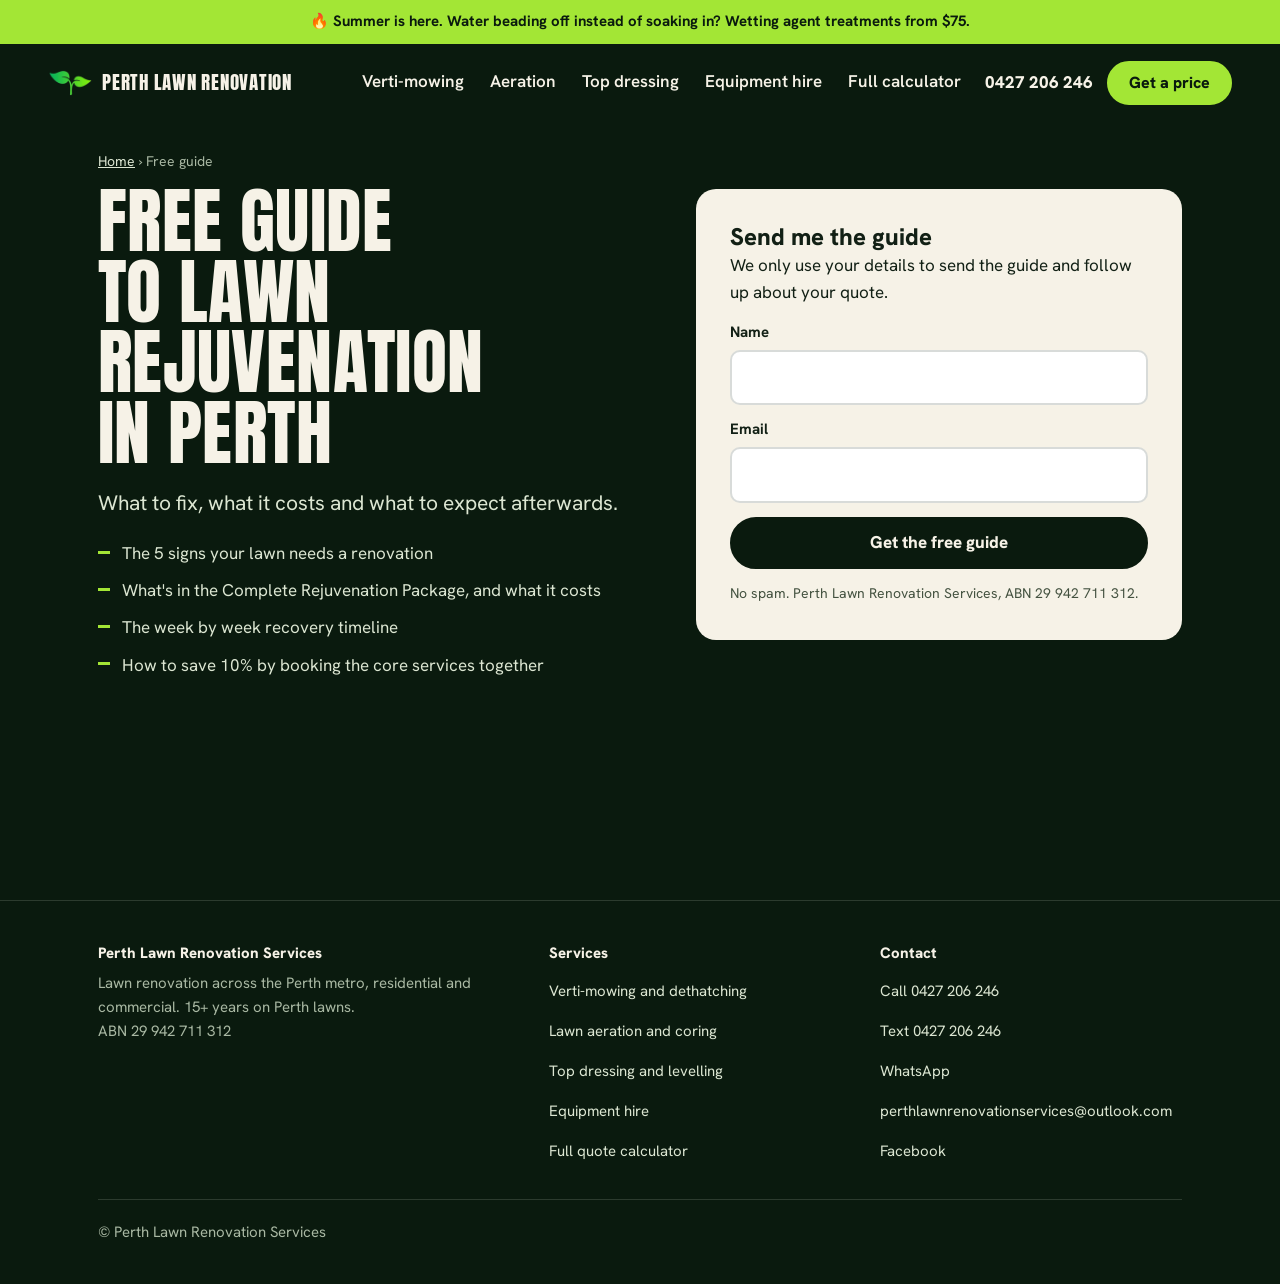
<file: spring-guide.html>
<!DOCTYPE html>
<html lang="en-AU">
<head>
<meta charset="utf-8">
<meta name="viewport" content="width=device-width, initial-scale=1">
<title>Free Spring Lawn Rejuvenation Guide | Perth Lawn Renovation Services</title>
<meta name="description" content="Download our free guide to spring lawn rejuvenation in Perth: what to renovate, what it costs and what to expect afterwards.">
<meta name="robots" content="noindex, follow">
<link rel="canonical" href="https://perthlawnrenovationservices.com.au/spring-guide.html">
<meta property="og:type" content="website">
<meta property="og:title" content="Free Spring Lawn Rejuvenation Guide | Perth Lawn Renovation Services">
<meta property="og:description" content="What to renovate, what it costs and what to expect afterwards. Free guide for Perth homeowners.">
<meta property="og:image" content="https://perthlawnrenovationservices.com.au/assets/plr-banner-opt.jpg">
<meta property="og:image:width" content="1200">
<meta property="og:image:height" content="600">
<meta property="og:url" content="https://perthlawnrenovationservices.com.au/spring-guide.html">
<meta name="twitter:card" content="summary_large_image">
<meta name="twitter:title" content="Free Spring Lawn Rejuvenation Guide | Perth Lawn Renovation Services">
<meta name="twitter:description" content="What to renovate, what it costs and what to expect afterwards. Free guide for Perth homeowners.">
<meta name="twitter:image" content="https://perthlawnrenovationservices.com.au/assets/plr-banner-opt.jpg">
<meta name="apple-mobile-web-app-title" content="Perth Lawn Reno">
<meta name="mobile-web-app-capable" content="yes">
<meta name="apple-mobile-web-app-status-bar-style" content="black-translucent">
<meta name="format-detection" content="telephone=yes">
<meta name="theme-color" content="#0a1a0e">
<link rel="icon" type="image/png" href="assets/sprout-transparent.png">
<link rel="apple-touch-icon" sizes="180x180" href="assets/apple-touch-icon.png">
<link rel="preload" href="assets/fonts/anton.woff2" as="font" type="font/woff2" crossorigin>
<link rel="preload" href="assets/fonts/hanken-grotesk.woff2" as="font" type="font/woff2" crossorigin>
<link rel="stylesheet" href="css/site.css">
<script src="js/site.js" defer></script>
</head>
<body>
<a class="skip" href="#main">Skip to content</a>
<header class="hdr" id="hdr">
  <a class="season" id="season" href="/#quote" hidden></a>
  <div class="hdr__in">
    <a class="brand" href="/" aria-label="Perth Lawn Renovation Services, home">
      <img src="assets/img/logo-96.png" srcset="assets/img/logo-96.png 1x, assets/img/logo-192.png 2x" width="44" height="27" alt="">
      <span>Perth Lawn Renovation</span>
    </a>
    <nav class="nav" aria-label="Main"><a href="vertimowing.html">Verti-mowing</a><a href="aeration.html">Aeration</a><a href="top-dressing.html">Top dressing</a><a href="hire.html">Equipment hire</a><a href="quote.html">Full calculator</a></nav>
    <a class="hdr__tel" href="tel:+61427206246">0427 206 246</a>
    <a class="btn btn--sm hdr__cta" href="/#quote">Get a price</a>
    <a class="btn btn--sm hdr__call" href="tel:+61427206246">Call</a>
    <button class="menu-btn" type="button" aria-expanded="false" aria-controls="mnav">Menu</button>
  </div>
  <nav class="mnav" id="mnav" aria-label="Mobile" hidden>
    <a href="/">Home</a><a href="vertimowing.html">Verti-mowing<span>From $8/m²</span></a><a href="aeration.html">Aeration<span>From $1.50/m²</span></a><a href="top-dressing.html">Top dressing</a><a href="hire.html">Equipment hire</a><a href="quote.html">Full calculator</a><a href="/#quote">Get a price</a>
  </nav>
</header>

<main id="main">
<section class="p-hero" style="min-height:100svh">
  <div class="w p-hero__grid">
    <div>
      <p class="p-crumb"><a href="/">Home</a> &rsaquo; Free guide</p>
      <h1>Free guide to lawn rejuvenation in Perth</h1>
      <p class="sub">What to fix, what it costs and what to expect afterwards.</p>
      <ul class="g-list">
        <li>The 5 signs your lawn needs a renovation</li>
        <li>What's in the Complete Rejuvenation Package, and what it costs</li>
        <li>The week by week recovery timeline</li>
        <li>How to save 10% by booking the core services together</li>
      </ul>
    </div>

    <div class="g-card on-light">
      <div id="formState">
        <h2>Send me the guide</h2>
        <p>We only use your details to send the guide and follow up about your quote.</p>
        <div class="field" style="margin-top:14px">
          <label for="fName">Name</label>
          <input type="text" id="fName" autocomplete="name">
        </div>
        <div class="field" style="margin-top:12px">
          <label for="fEmail">Email</label>
          <input type="email" id="fEmail" autocomplete="email">
        </div>
        <p id="formErr" class="err" role="alert" style="margin-top:10px"></p>
        <button id="sendBtn" class="btn btn--dark" type="button" style="width:100%;margin-top:14px">Get the free guide</button>
        <p style="margin-top:10px"><small>No spam. Perth Lawn Renovation Services, ABN 29 942 711 312.</small></p>
      </div>

      <div id="successState" tabindex="-1" hidden>
        <h2>Your guide is ready</h2>
        <p style="margin-top:8px">Download it below. We will follow up by email with your quote options.</p>
        <a class="btn btn--dark" id="dlBtn" href="Spring-Rejuvenation-Guide.pdf" target="_blank" rel="noopener" style="width:100%;margin-top:16px">Download the guide (PDF)</a>
        <a class="btn btn--line" href="quote.html" style="width:100%;margin-top:10px">Price my lawn now</a>
      </div>
    </div>
  </div>
</section>
</main>

<footer class="ftr">
  <div class="w">
    <div class="ftr__grid">
      <div>
        <h2>Perth Lawn Renovation Services</h2>
        <p>Lawn renovation across the Perth metro, residential and commercial. 15+ years on Perth lawns.</p>
        <p>ABN 29 942 711 312</p>
      </div>
      <nav aria-label="Services">
        <h2>Services</h2>
        <ul>
          <li><a href="vertimowing.html">Verti-mowing and dethatching</a></li>
          <li><a href="aeration.html">Lawn aeration and coring</a></li>
          <li><a href="top-dressing.html">Top dressing and levelling</a></li>
          <li><a href="hire.html">Equipment hire</a></li>
          <li><a href="quote.html">Full quote calculator</a></li>
        </ul>
      </nav>
      <div>
        <h2>Contact</h2>
        <ul>
          <li><a href="tel:+61427206246">Call 0427 206 246</a></li>
          <li><a href="sms:+61427206246?&amp;body=Hi%2C%20I%27d%20like%20a%20lawn%20renovation%20quote.%20My%20suburb%20is%20">Text 0427 206 246</a></li>
          <li><a href="https://wa.me/61427206246?text=Hi%2C%20I%27d%20like%20a%20lawn%20renovation%20quote." rel="noopener">WhatsApp</a></li>
          <li><a href="mailto:perthlawnrenovationservices@outlook.com">perthlawnrenovationservices@outlook.com</a></li>
          <li><a href="https://www.facebook.com/profile.php?id=61579701849078" rel="noopener">Facebook</a></li>
        </ul>
      </div>
    </div>
    <p class="ftr__legal">&copy; Perth Lawn Renovation Services</p>
  </div>
</footer>

<script>
  var LEAD_ENDPOINT = "https://formspree.io/f/xykroepj";
  var sendBtn = document.getElementById('sendBtn');
  var formErr = document.getElementById('formErr');
  var formState = document.getElementById('formState');
  var successState = document.getElementById('successState');

  function reveal(){
    formState.hidden = true;
    successState.hidden = false;
    successState.focus();
    if (window.PLRS && PLRS.track) PLRS.track('GuideRequest', { source:'spring-guide-landing' });
  }

  sendBtn.addEventListener('click', function () {
    formErr.textContent = '';
    var name = document.getElementById('fName').value.trim();
    var email = document.getElementById('fEmail').value.trim();
    if (!name){ formErr.textContent = 'Enter your name.'; return; }
    if (!/^[^\s@]+@[^\s@]+\.[^\s@]+$/.test(email)){ formErr.textContent = 'Enter a valid email address.'; return; }
    sendBtn.disabled = true;
    sendBtn.textContent = 'Sending…';
    var attr = (window.PLRS && PLRS.attribution) ? PLRS.attribution() : {};
    var data = { name: name, email: email, source: 'spring-guide-landing', page: location.href, ts: new Date().toISOString() };
    for (var k in attr) data[k] = attr[k];
    // Never trap a visitor behind a flaky network request: show the guide either way.
    fetch(LEAD_ENDPOINT, {
      method: 'POST',
      headers: { 'Content-Type': 'application/json', 'Accept': 'application/json' },
      body: JSON.stringify(data)
    }).then(reveal).catch(reveal);
  });
</script>
</body>
</html>
</file>
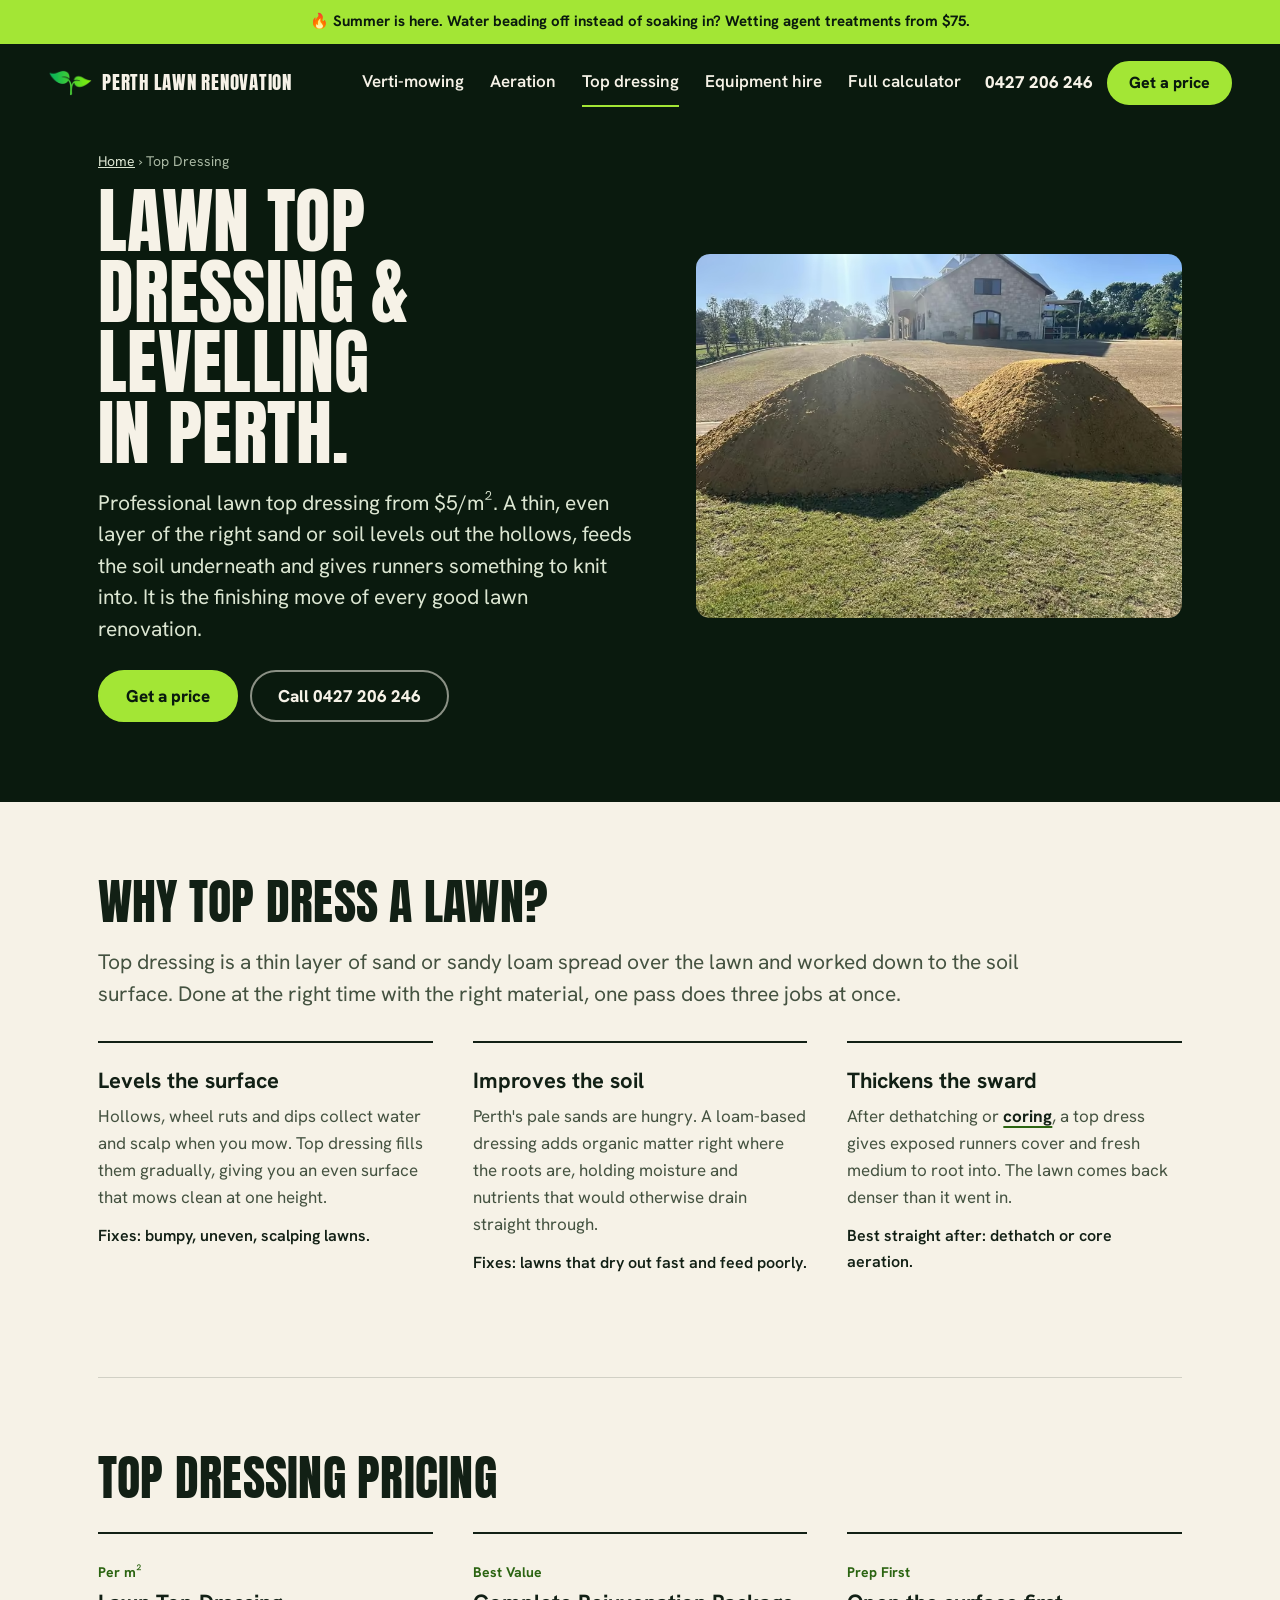
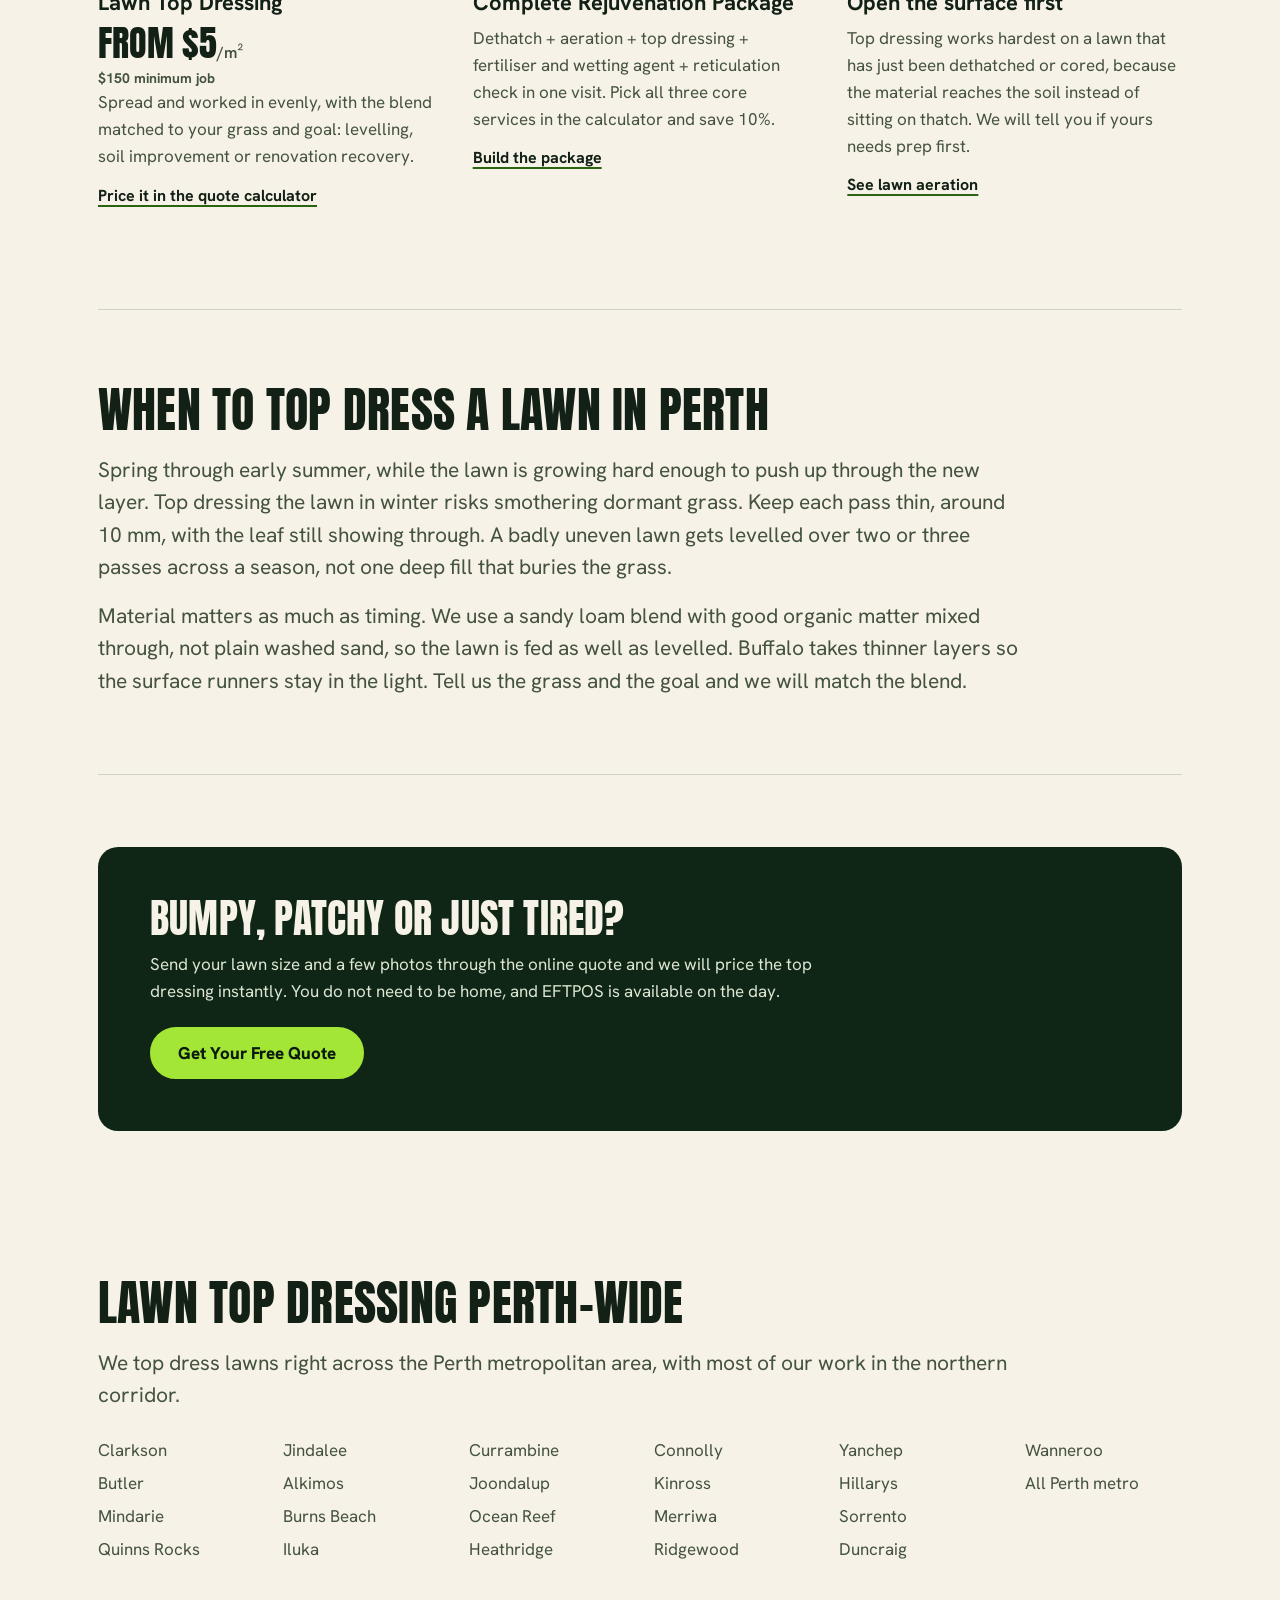
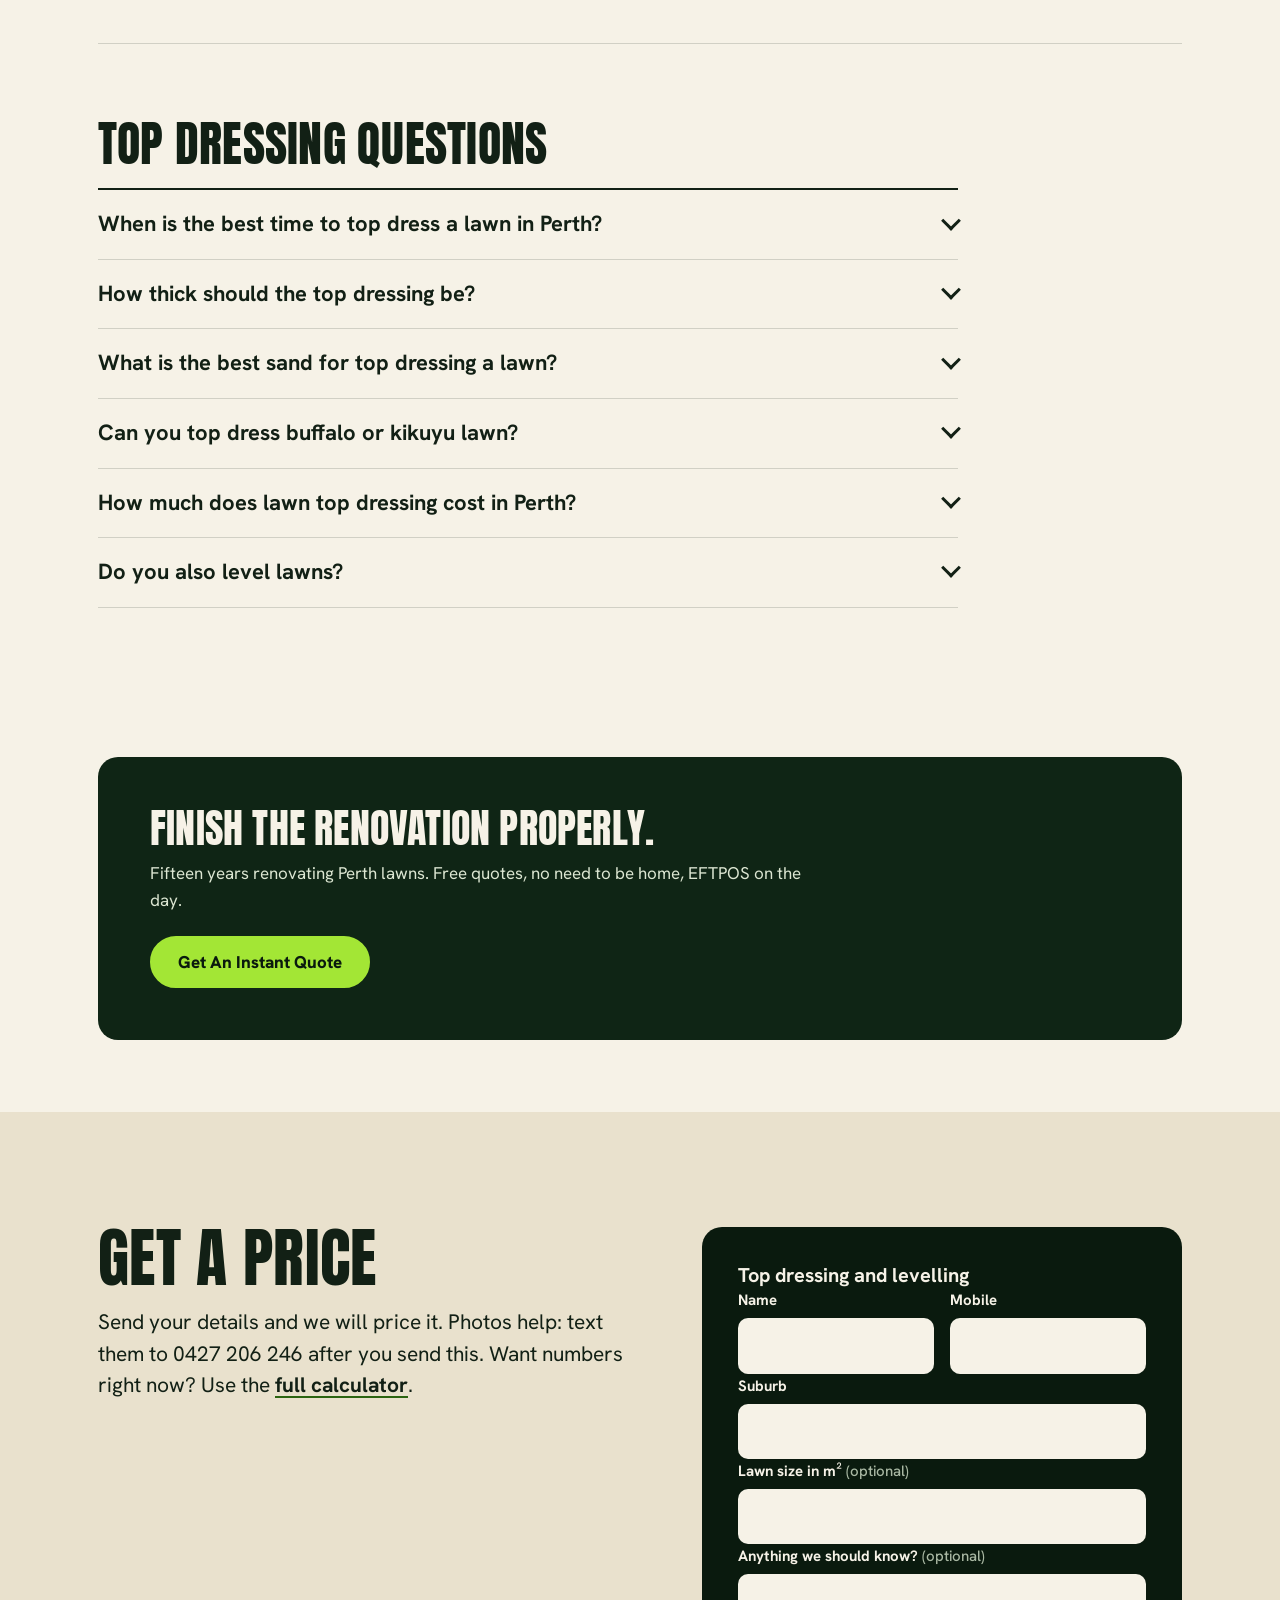
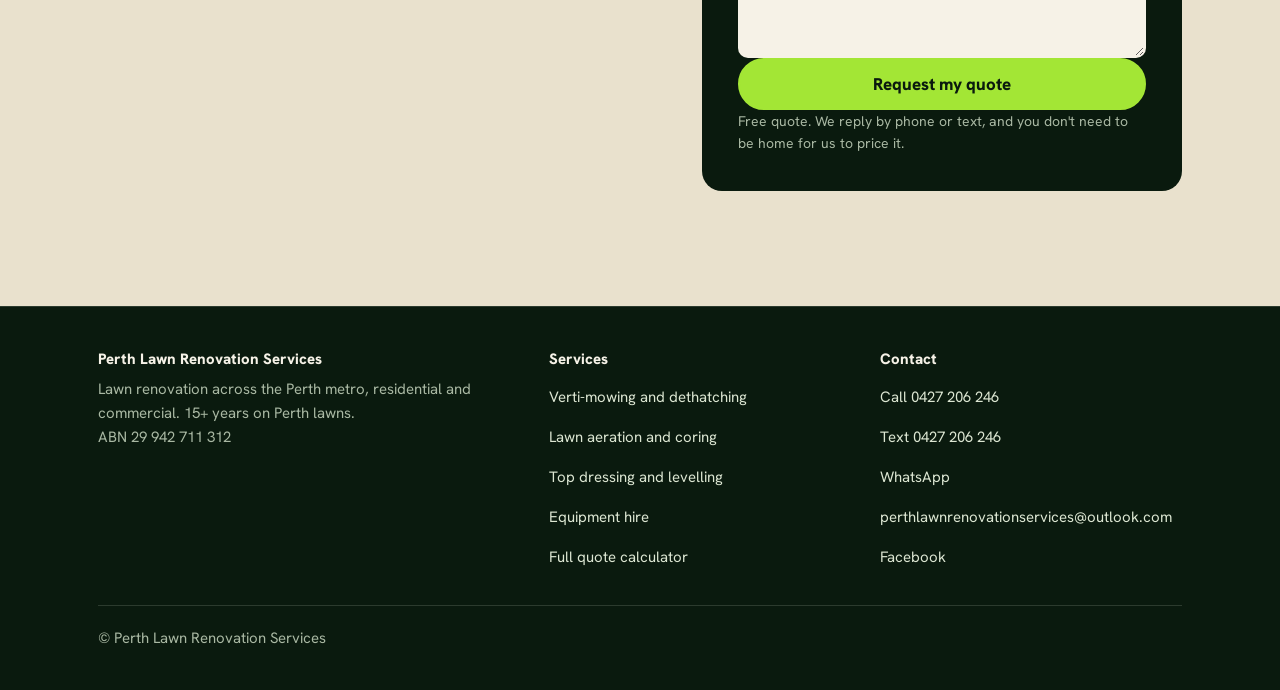
<file: top-dressing.html>
<!DOCTYPE html>
<html lang="en-AU">
<head>
<meta charset="utf-8">
<meta name="viewport" content="width=device-width, initial-scale=1">
<title>Lawn Top Dressing Perth | Topdressing &amp; Lawn Levelling</title>
<meta name="description" content="Lawn top dressing and levelling across Perth from $5/m². Level out hollows, improve the soil and thicken a tired lawn. Free online quotes, 15 years' experience.">
<link rel="canonical" href="https://perthlawnrenovationservices.com.au/top-dressing.html">
<meta property="og:type" content="website">
<meta property="og:title" content="Lawn Top Dressing Perth | Topdressing &amp; Lawn Levelling">
<meta property="og:description" content="Lawn top dressing and levelling across Perth from $5/m². Level out hollows, improve the soil and thicken a tired lawn.">
<meta property="og:url" content="https://perthlawnrenovationservices.com.au/top-dressing.html">
<meta property="og:image" content="https://perthlawnrenovationservices.com.au/assets/yard-topdress-opt.jpg">
<meta property="og:site_name" content="Perth Lawn Renovation Services">
<meta property="og:locale" content="en_AU">
<meta name="apple-mobile-web-app-title" content="Perth Lawn Reno">
<meta name="mobile-web-app-capable" content="yes">
<meta name="apple-mobile-web-app-status-bar-style" content="black-translucent">
<meta name="format-detection" content="telephone=yes">
<script type="application/ld+json">
{
  "@context": "https://schema.org",
  "@graph": [
    {
      "@type": "Service",
      "@id": "https://perthlawnrenovationservices.com.au/top-dressing.html#service",
      "name": "Lawn Top Dressing and Levelling",
      "serviceType": "Lawn top dressing",
      "description": "Professional lawn top dressing and levelling across the Perth metropolitan area. Levels the surface, improves soil quality and thickens tired lawns.",
      "url": "https://perthlawnrenovationservices.com.au/top-dressing.html",
      "provider": {
        "@type": "LocalBusiness",
        "name": "Perth Lawn Renovation Services",
        "telephone": "+61427206246",
        "email": "perthlawnrenovationservices@outlook.com",
        "url": "https://perthlawnrenovationservices.com.au",
        "address": { "@type": "PostalAddress", "addressLocality": "Perth", "addressRegion": "WA", "addressCountry": "AU" },
        "priceRange": "$$"
      },
      "areaServed": [
        { "@type": "City", "name": "Perth" },
        { "@type": "Place", "name": "Clarkson" }, { "@type": "Place", "name": "Butler" },
        { "@type": "Place", "name": "Mindarie" }, { "@type": "Place", "name": "Quinns Rocks" },
        { "@type": "Place", "name": "Jindalee" }, { "@type": "Place", "name": "Alkimos" },
        { "@type": "Place", "name": "Burns Beach" }, { "@type": "Place", "name": "Iluka" },
        { "@type": "Place", "name": "Currambine" }, { "@type": "Place", "name": "Joondalup" },
        { "@type": "Place", "name": "Ocean Reef" }, { "@type": "Place", "name": "Heathridge" },
        { "@type": "Place", "name": "Connolly" }, { "@type": "Place", "name": "Kinross" },
        { "@type": "Place", "name": "Merriwa" }, { "@type": "Place", "name": "Ridgewood" },
        { "@type": "Place", "name": "Yanchep" }, { "@type": "Place", "name": "Hillarys" },
        { "@type": "Place", "name": "Sorrento" }, { "@type": "Place", "name": "Duncraig" },
        { "@type": "Place", "name": "Wanneroo" }
      ],
      "offers": {
        "@type": "Offer",
        "priceCurrency": "AUD",
        "price": "5.00",
        "description": "Lawn top dressing from $5 per square metre, $150 minimum job"
      }
    },
    {
      "@type": "BreadcrumbList",
      "itemListElement": [
        { "@type": "ListItem", "position": 1, "name": "Home", "item": "https://perthlawnrenovationservices.com.au/" },
        { "@type": "ListItem", "position": 2, "name": "Top Dressing", "item": "https://perthlawnrenovationservices.com.au/top-dressing.html" }
      ]
    },
    {
      "@type": "FAQPage",
      "mainEntity": [
        { "@type": "Question", "name": "When is the best time to top dress a lawn in Perth?",
          "acceptedAnswer": { "@type": "Answer", "text": "Spring through early summer, while the lawn is actively growing and can push up through the new layer. Top dressing a dormant lawn risks smothering it. The ideal moment is straight after dethatching or coring, when the surface is open." } },
        { "@type": "Question", "name": "How thick should top dressing be?",
          "acceptedAnswer": { "@type": "Answer", "text": "Thin layers of around 10 mm per pass, never burying the leaf completely. The grass must stay visible through the dressing. Badly uneven lawns are levelled over two or more passes rather than one deep fill." } },
        { "@type": "Question", "name": "What is the best sand for top dressing a lawn?",
          "acceptedAnswer": { "@type": "Answer", "text": "We use a sandy loam with organic matter mixed through rather than plain washed sand, so the lawn gets nutrition as well as a level surface. Couch and kikuyu take it well, and buffalo just needs thinner layers so the runners are not smothered. We recommend the right blend for your grass and purpose when we quote." } },
        { "@type": "Question", "name": "Can you top dress buffalo or kikuyu lawn?",
          "acceptedAnswer": { "@type": "Answer", "text": "Yes. Kikuyu and couch handle top dressing readily. Buffalo needs more care: thinner layers so the surface runners are not smothered. Tell us your grass type and we will work to it." } },
        { "@type": "Question", "name": "How much does lawn top dressing cost in Perth?",
          "acceptedAnswer": { "@type": "Answer", "text": "From $5 per square metre with a $150 minimum job. Combine it with dethatching and aeration in the Complete Rejuvenation Package and you save 10%. The online quote calculator gives an instant price." } }
      ]
    }
  ]
}
</script>
<meta name="theme-color" content="#0a1a0e">
<link rel="icon" type="image/png" href="assets/sprout-transparent.png">
<link rel="apple-touch-icon" sizes="180x180" href="assets/apple-touch-icon.png">
<link rel="preload" href="assets/fonts/anton.woff2" as="font" type="font/woff2" crossorigin>
<link rel="preload" href="assets/fonts/hanken-grotesk.woff2" as="font" type="font/woff2" crossorigin>
<link rel="stylesheet" href="css/site.css">
<script src="js/site.js" defer></script>
</head>
<body class="has-bar">
<a class="skip" href="#main">Skip to content</a>
<header class="hdr" id="hdr">
  <a class="season" id="season" href="/#quote" hidden></a>
  <div class="hdr__in">
    <a class="brand" href="/" aria-label="Perth Lawn Renovation Services, home">
      <img src="assets/img/logo-96.png" srcset="assets/img/logo-96.png 1x, assets/img/logo-192.png 2x" width="44" height="27" alt="">
      <span>Perth Lawn Renovation</span>
    </a>
    <nav class="nav" aria-label="Main"><a href="vertimowing.html">Verti-mowing</a><a href="aeration.html">Aeration</a><a href="top-dressing.html" aria-current="page">Top dressing</a><a href="hire.html">Equipment hire</a><a href="quote.html">Full calculator</a></nav>
    <a class="hdr__tel" href="tel:+61427206246">0427 206 246</a>
    <a class="btn btn--sm hdr__cta" href="#quote">Get a price</a>
    <a class="btn btn--sm hdr__call" href="tel:+61427206246">Call</a>
    <button class="menu-btn" type="button" aria-expanded="false" aria-controls="mnav">Menu</button>
  </div>
  <nav class="mnav" id="mnav" aria-label="Mobile" hidden>
    <a href="/">Home</a><a href="vertimowing.html">Verti-mowing<span>From $8/m²</span></a><a href="aeration.html">Aeration<span>From $1.50/m²</span></a><a href="top-dressing.html">Top dressing</a><a href="hire.html">Equipment hire</a><a href="quote.html">Full calculator</a><a href="#quote">Get a price</a>
  </nav>
</header>

<main id="main">
<section class="p-hero" data-bar-after>
  <div class="w p-hero__grid">
    <div>
      <p class="p-crumb"><a href="/">Home</a> &rsaquo; Top Dressing</p>
      <h1>Lawn Top Dressing &amp; Levelling in Perth.</h1>
      <p class="sub">Professional lawn top dressing from $5/m&sup2;. A thin, even layer of the right sand or soil levels out the hollows, feeds the soil underneath and gives runners something to knit into. It is the finishing move of every good lawn renovation.</p>
      <div class="hero__cta">
        <a class="btn" href="#quote">Get a price</a>
        <a class="btn btn--ghost" href="tel:+61427206246">Call 0427 206 246</a>
      </div>
    </div>
    <picture><source type="image/avif" srcset="assets/img/topdress-480.avif 480w, assets/img/topdress-800.avif 800w, assets/img/topdress-1200.avif 1200w" sizes="(min-width: 900px) 44vw, 92vw"><source type="image/webp" srcset="assets/img/topdress-480.webp 480w, assets/img/topdress-800.webp 800w, assets/img/topdress-1200.webp 1200w" sizes="(min-width: 900px) 44vw, 92vw"><img src="assets/img/topdress-800.jpg" srcset="assets/img/topdress-480.jpg 480w, assets/img/topdress-800.jpg 800w, assets/img/topdress-1200.jpg 1200w" sizes="(min-width: 900px) 44vw, 92vw" width="1400" height="1050" alt="Two large piles of top dressing sand delivered ready for spreading across a Perth lawn" fetchpriority="high" decoding="async"></picture>
  </div>
</section>

<div class="w p-body on-light">
<section id="why">
    <h2>Why Top Dress A Lawn?</h2>
    <p class="p-lede">Top dressing is a thin layer of sand or sandy loam spread over the lawn and worked down to the soil surface. Done at the right time with the right material, one pass does three jobs at once.</p>

    <div class="p-grid">
      <div class="p-card">
        <h3>Levels the surface</h3>
        <p>Hollows, wheel ruts and dips collect water and scalp when you mow. Top dressing fills them gradually, giving you an even surface that mows clean at one height.</p>
        <div class="p-best">Fixes: bumpy, uneven, scalping lawns.</div>
      </div>
      <div class="p-card">
        <h3>Improves the soil</h3>
        <p>Perth's pale sands are hungry. A loam-based dressing adds organic matter right where the roots are, holding moisture and nutrients that would otherwise drain straight through.</p>
        <div class="p-best">Fixes: lawns that dry out fast and feed poorly.</div>
      </div>
      <div class="p-card">
        <h3>Thickens the sward</h3>
        <p>After dethatching or <a href="aeration.html">coring</a>, a top dress gives exposed runners cover and fresh medium to root into. The lawn comes back denser than it went in.</p>
        <div class="p-best">Best straight after: dethatch or core aeration.</div>
      </div>
    </div>
  </section>

  <section id="pricing">
    <h2>Top Dressing Pricing</h2>
    <div class="p-grid">
      <div class="p-card">
        <span class="p-tag">Per m&sup2;</span>
        <h3>Lawn Top Dressing</h3>
        <div class="p-price">From $5<span>/m&sup2;</span></div>
        <div class="p-pricenote">$150 minimum job</div>
        <p>Spread and worked in evenly, with the blend matched to your grass and goal: levelling, soil improvement or renovation recovery.</p>
        <div class="p-best"><a href="quote.html">Price it in the quote calculator</a></div>
      </div>
      <div class="p-card">
        <span class="p-tag">Best Value</span>
        <h3>Complete Rejuvenation Package</h3>
        <p>Dethatch + aeration + top dressing + fertiliser and wetting agent + reticulation check in one visit. Pick all three core services in the calculator and save 10%.</p>
        <div class="p-best"><a href="quote.html">Build the package</a></div>
      </div>
      <div class="p-card">
        <span class="p-tag">Prep First</span>
        <h3>Open the surface first</h3>
        <p>Top dressing works hardest on a lawn that has just been dethatched or cored, because the material reaches the soil instead of sitting on thatch. We will tell you if yours needs prep first.</p>
        <div class="p-best"><a href="aeration.html">See lawn aeration</a></div>
      </div>
    </div>
  </section>

  <section id="when">
    <h2>When To Top Dress A Lawn In Perth</h2>
    <p class="p-lede">Spring through early summer, while the lawn is growing hard enough to push up through the new layer. Top dressing the lawn in winter risks smothering dormant grass. Keep each pass thin, around 10 mm, with the leaf still showing through. A badly uneven lawn gets levelled over two or three passes across a season, not one deep fill that buries the grass.</p>
    <p class="p-lede">Material matters as much as timing. We use a sandy loam blend with good organic matter mixed through, not plain washed sand, so the lawn is fed as well as levelled. Buffalo takes thinner layers so the surface runners stay in the light. Tell us the grass and the goal and we will match the blend.</p>
  </section>

  <div class="p-band">
    <h2>Bumpy, patchy or just tired?</h2>
    <p>Send your lawn size and a few photos through the online quote and we will price the top dressing instantly. You do not need to be home, and EFTPOS is available on the day.</p>
    <a class="btn" href="quote.html">Get Your Free Quote</a>
  </div>

  <section id="areas">
    <h2>Lawn Top Dressing Perth-Wide</h2>
    <p class="p-lede">We top dress lawns right across the Perth metropolitan area, with most of our work in the northern corridor.</p>
    <div class="p-suburbs">
      <span>Clarkson</span><span>Butler</span><span>Mindarie</span><span>Quinns Rocks</span><span>Jindalee</span>
      <span>Alkimos</span><span>Burns Beach</span><span>Iluka</span><span>Currambine</span><span>Joondalup</span>
      <span>Ocean Reef</span><span>Heathridge</span><span>Connolly</span><span>Kinross</span><span>Merriwa</span>
      <span>Ridgewood</span><span>Yanchep</span><span>Hillarys</span><span>Sorrento</span><span>Duncraig</span>
      <span>Wanneroo</span><span>All Perth metro</span>
    </div>
  </section>

  <section id="faq">
    <h2>Top Dressing Questions</h2>

    <div class="faq"><details><summary>When is the best time to top dress a lawn in Perth?</summary>
      <p>Spring through early summer, while the lawn is actively growing and can push up through the new layer. The ideal moment is straight after dethatching or coring, when the surface is open and the material reaches the soil.</p></details>

    <details><summary>How thick should the top dressing be?</summary>
      <p>Thin layers of around 10 mm per pass, never burying the leaf completely. The grass must stay visible through the dressing. Badly uneven lawns are levelled over two or more passes rather than one deep fill.</p></details>

    <details><summary>What is the best sand for top dressing a lawn?</summary>
      <p>We use a sandy loam with organic matter mixed through rather than plain washed sand, so the lawn gets nutrition as well as a level surface. Couch and kikuyu take it well, and buffalo just needs thinner layers so the runners are not smothered. We recommend the right blend for your grass and purpose when we quote.</p></details>

    <details><summary>Can you top dress buffalo or kikuyu lawn?</summary>
      <p>Yes. Kikuyu and couch handle top dressing readily. Buffalo needs more care: thinner layers so the surface runners are not smothered. Tell us your grass type and we will work to it.</p></details>

    <details><summary>How much does lawn top dressing cost in Perth?</summary>
      <p>From $5 per square metre with a $150 minimum job. Combine it with dethatching and aeration in the Complete Rejuvenation Package and you save 10%. The <a href="quote.html">quote calculator</a> gives an instant price.</p></details>

    <details><summary>Do you also level lawns?</summary>
      <p>Yes. Levelling is what top dressing does best. Minor dips disappear in one pass; bigger undulations are brought up over a couple of passes across the season so the grass is never smothered.</p></details></div>
  </section>

  <div class="p-band">
    <h2>Finish the renovation properly.</h2>
    <p>Fifteen years renovating Perth lawns. Free quotes, no need to be home, EFTPOS on the day.</p>
    <a class="btn" href="quote.html">Get An Instant Quote</a>
  </div>
</div>

<section class="sec p-quote on-light" id="quote">
  <div class="w p-quote__grid">
    <div class="sec__head">
      <h2>Get a price</h2>
      <p class="lead">Send your details and we will price it. Photos help: text them to 0427 206 246 after you send this. Want numbers right now? Use the <a class="link link--light" href="quote.html">full calculator</a>.</p>
    </div>
    <form class="qform" data-quote data-bar-hide data-source="top-dressing-page" data-service="Top dressing and levelling" novalidate>
      <div class="qform__fields">
        <h3>Top dressing and levelling</h3>
        <div class="field-row">
          <div class="field">
            <label for="qName">Name</label>
            <input id="qName" name="name" type="text" autocomplete="name" required aria-describedby="qNameErr">
            <span class="field__err" id="qNameErr" role="alert"></span>
          </div>
          <div class="field">
            <label for="qPhone">Mobile</label>
            <input id="qPhone" name="phone" type="tel" inputmode="tel" autocomplete="tel" required aria-describedby="qPhoneErr">
            <span class="field__err" id="qPhoneErr" role="alert"></span>
          </div>
        </div>
        <div class="field">
          <label for="qSuburb">Suburb</label>
          <input id="qSuburb" name="suburb" type="text" autocomplete="address-level2" required aria-describedby="qSuburbErr">
          <span class="field__err" id="qSuburbErr" role="alert"></span>
        </div>
        <div class="field">
          <label for="qSize">Lawn size in m² <span>(optional)</span></label>
          <input id="qSize" name="lawn_m2" type="text" inputmode="numeric" autocomplete="off">
        </div>
        <div class="field">
          <label for="qNotes">Anything we should know? <span>(optional)</span></label>
          <textarea id="qNotes" name="notes" rows="2"></textarea>
        </div>
        <input class="hp" type="text" name="_gotcha" tabindex="-1" autocomplete="off" aria-hidden="true">
        <button class="btn" type="submit">Request my quote</button>
        <p class="qform__fine">Free quote. We reply by phone or text, and you don't need to be home for us to price it.</p>
      </div>
      <div class="qform__state qform__state--fail" tabindex="-1" role="alert" hidden>
        <strong>That didn't send.</strong>
        <p>Your details are still here. Try again, or send them straight to us:</p>
        <div class="qform__alts">
          <a class="btn btn--sm" data-sms href="sms:+61427206246?&amp;body=Hi%2C%20I%27d%20like%20a%20lawn%20renovation%20quote.%20My%20suburb%20is%20">Text it</a>
          <a class="btn btn--sm btn--ghost" data-wa href="https://wa.me/61427206246?text=Hi%2C%20I%27d%20like%20a%20lawn%20renovation%20quote." rel="noopener">WhatsApp it</a>
          <a class="btn btn--sm btn--ghost" data-mail href="mailto:perthlawnrenovationservices@outlook.com">Email it</a>
        </div>
      </div>
      <div class="qform__state qform__state--ok" tabindex="-1" role="status" hidden>
        <strong>Quote request sent.</strong>
        <p>We have your details and will be in touch to confirm your price.</p>
        <p>Want it faster? Text photos of your lawn to 0427 206 246.</p>
        <div class="qform__alts">
          <a class="btn btn--sm" data-sms href="sms:+61427206246?&amp;body=Hi%2C%20I%27d%20like%20a%20lawn%20renovation%20quote.%20My%20suburb%20is%20">Text photos</a>
          <a class="btn btn--sm btn--ghost" href="https://wa.me/61427206246?text=Hi%2C%20I%27d%20like%20a%20lawn%20renovation%20quote." rel="noopener">WhatsApp photos</a>
        </div>
      </div>
    </form>
  </div>
</section>
</main>

<footer class="ftr">
  <div class="w">
    <div class="ftr__grid">
      <div>
        <h2>Perth Lawn Renovation Services</h2>
        <p>Lawn renovation across the Perth metro, residential and commercial. 15+ years on Perth lawns.</p>
        <p>ABN 29 942 711 312</p>
      </div>
      <nav aria-label="Services">
        <h2>Services</h2>
        <ul>
          <li><a href="vertimowing.html">Verti-mowing and dethatching</a></li>
          <li><a href="aeration.html">Lawn aeration and coring</a></li>
          <li><a href="top-dressing.html">Top dressing and levelling</a></li>
          <li><a href="hire.html">Equipment hire</a></li>
          <li><a href="quote.html">Full quote calculator</a></li>
        </ul>
      </nav>
      <div>
        <h2>Contact</h2>
        <ul>
          <li><a href="tel:+61427206246">Call 0427 206 246</a></li>
          <li><a href="sms:+61427206246?&amp;body=Hi%2C%20I%27d%20like%20a%20lawn%20renovation%20quote.%20My%20suburb%20is%20">Text 0427 206 246</a></li>
          <li><a href="https://wa.me/61427206246?text=Hi%2C%20I%27d%20like%20a%20lawn%20renovation%20quote." rel="noopener">WhatsApp</a></li>
          <li><a href="mailto:perthlawnrenovationservices@outlook.com">perthlawnrenovationservices@outlook.com</a></li>
          <li><a href="https://www.facebook.com/profile.php?id=61579701849078" rel="noopener">Facebook</a></li>
        </ul>
      </div>
    </div>
    <p class="ftr__legal">&copy; Perth Lawn Renovation Services</p>
  </div>
</footer>
<div class="bar" id="bar" role="group" aria-label="Contact shortcuts">
  <a href="tel:+61427206246">Call</a>
  <a href="sms:+61427206246?&amp;body=Hi%2C%20I%27d%20like%20a%20lawn%20renovation%20quote.%20My%20suburb%20is%20">Text</a>
  <a class="bar__go" href="#quote">Get a price</a>
</div>
</body>
</html>
</file>
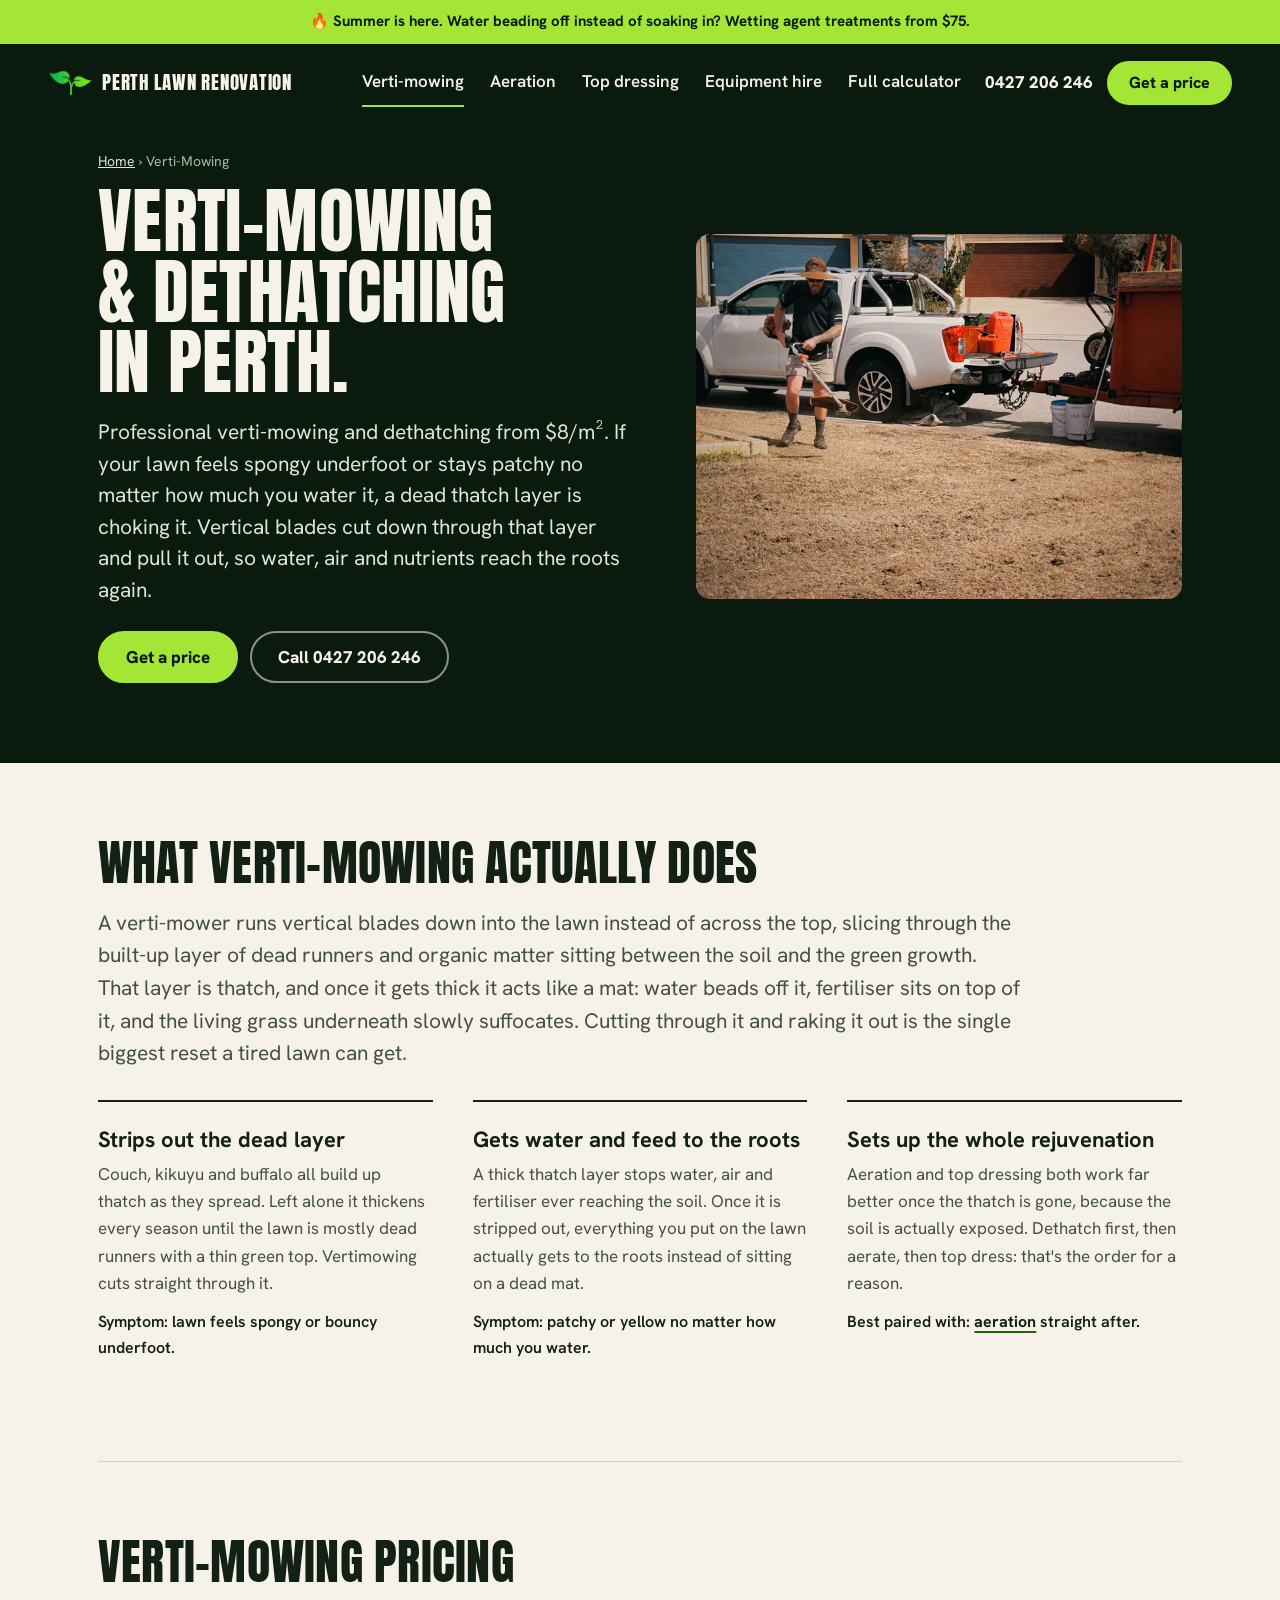
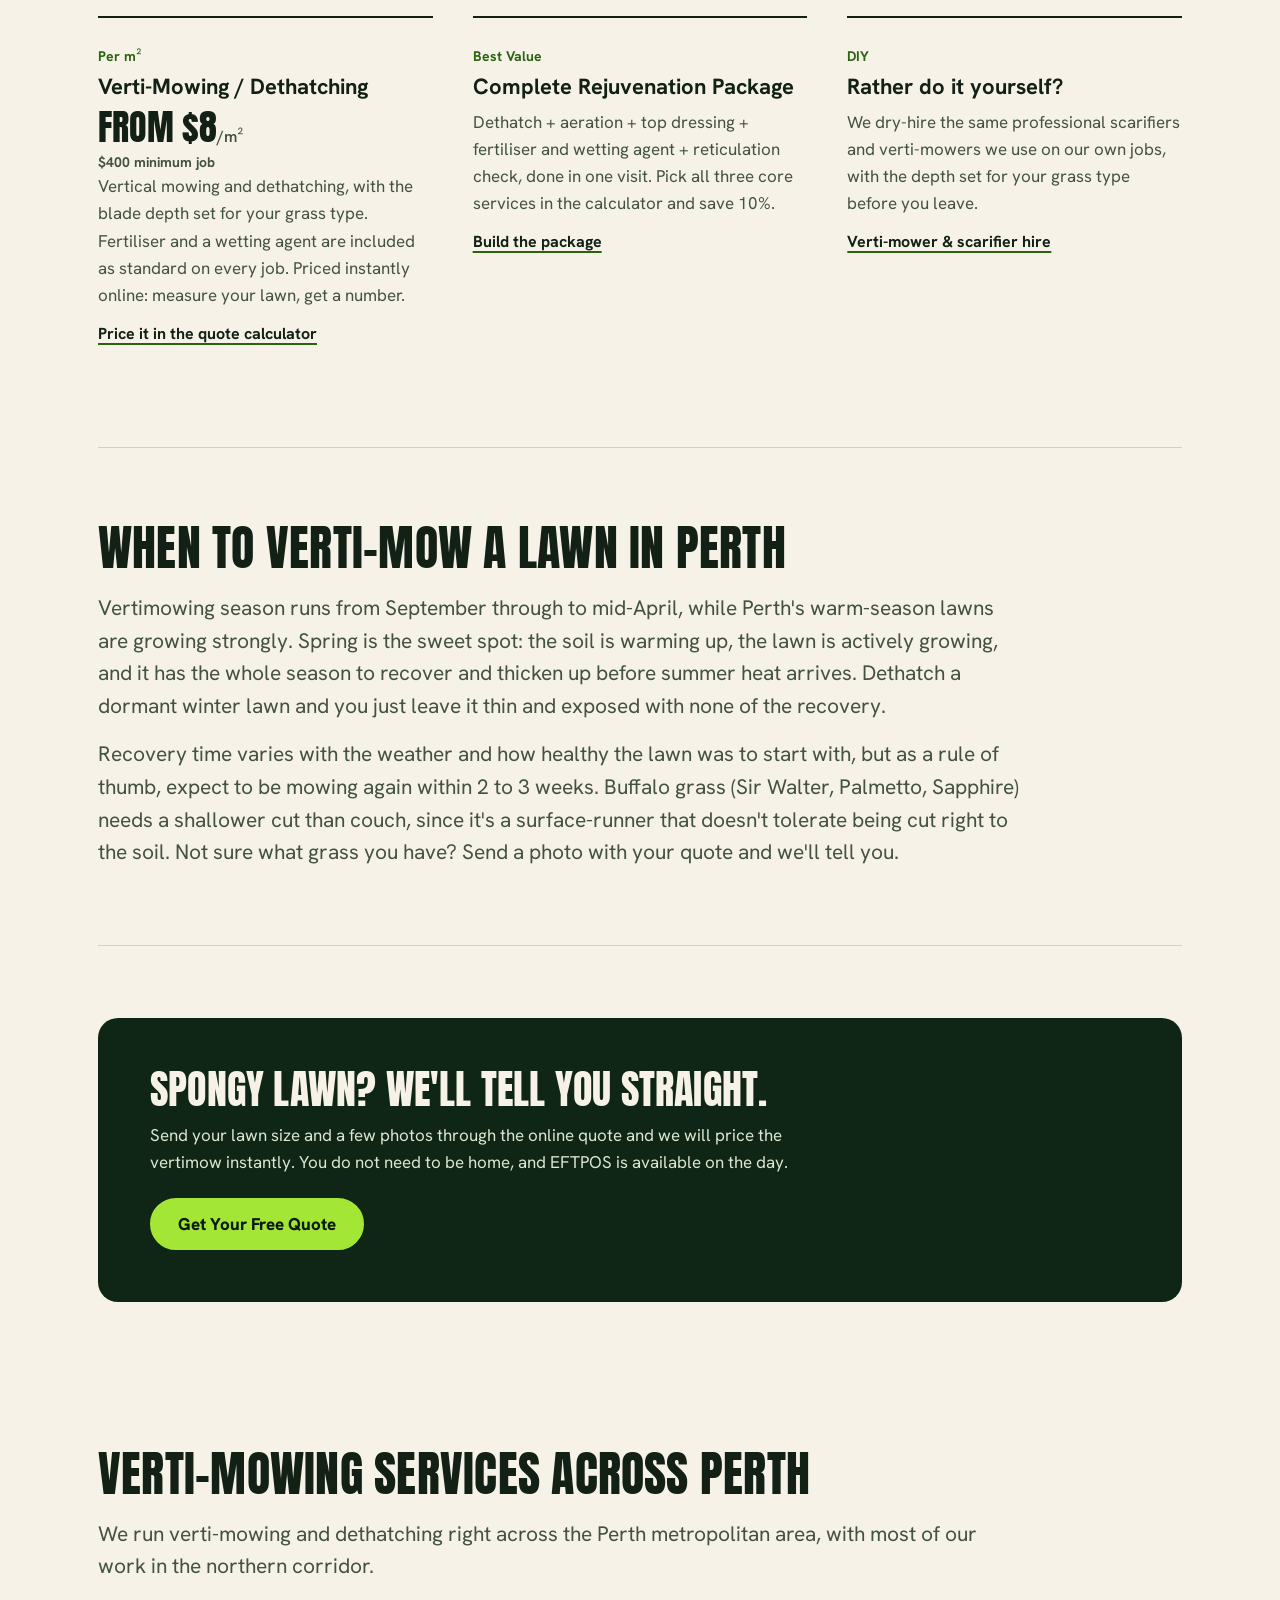
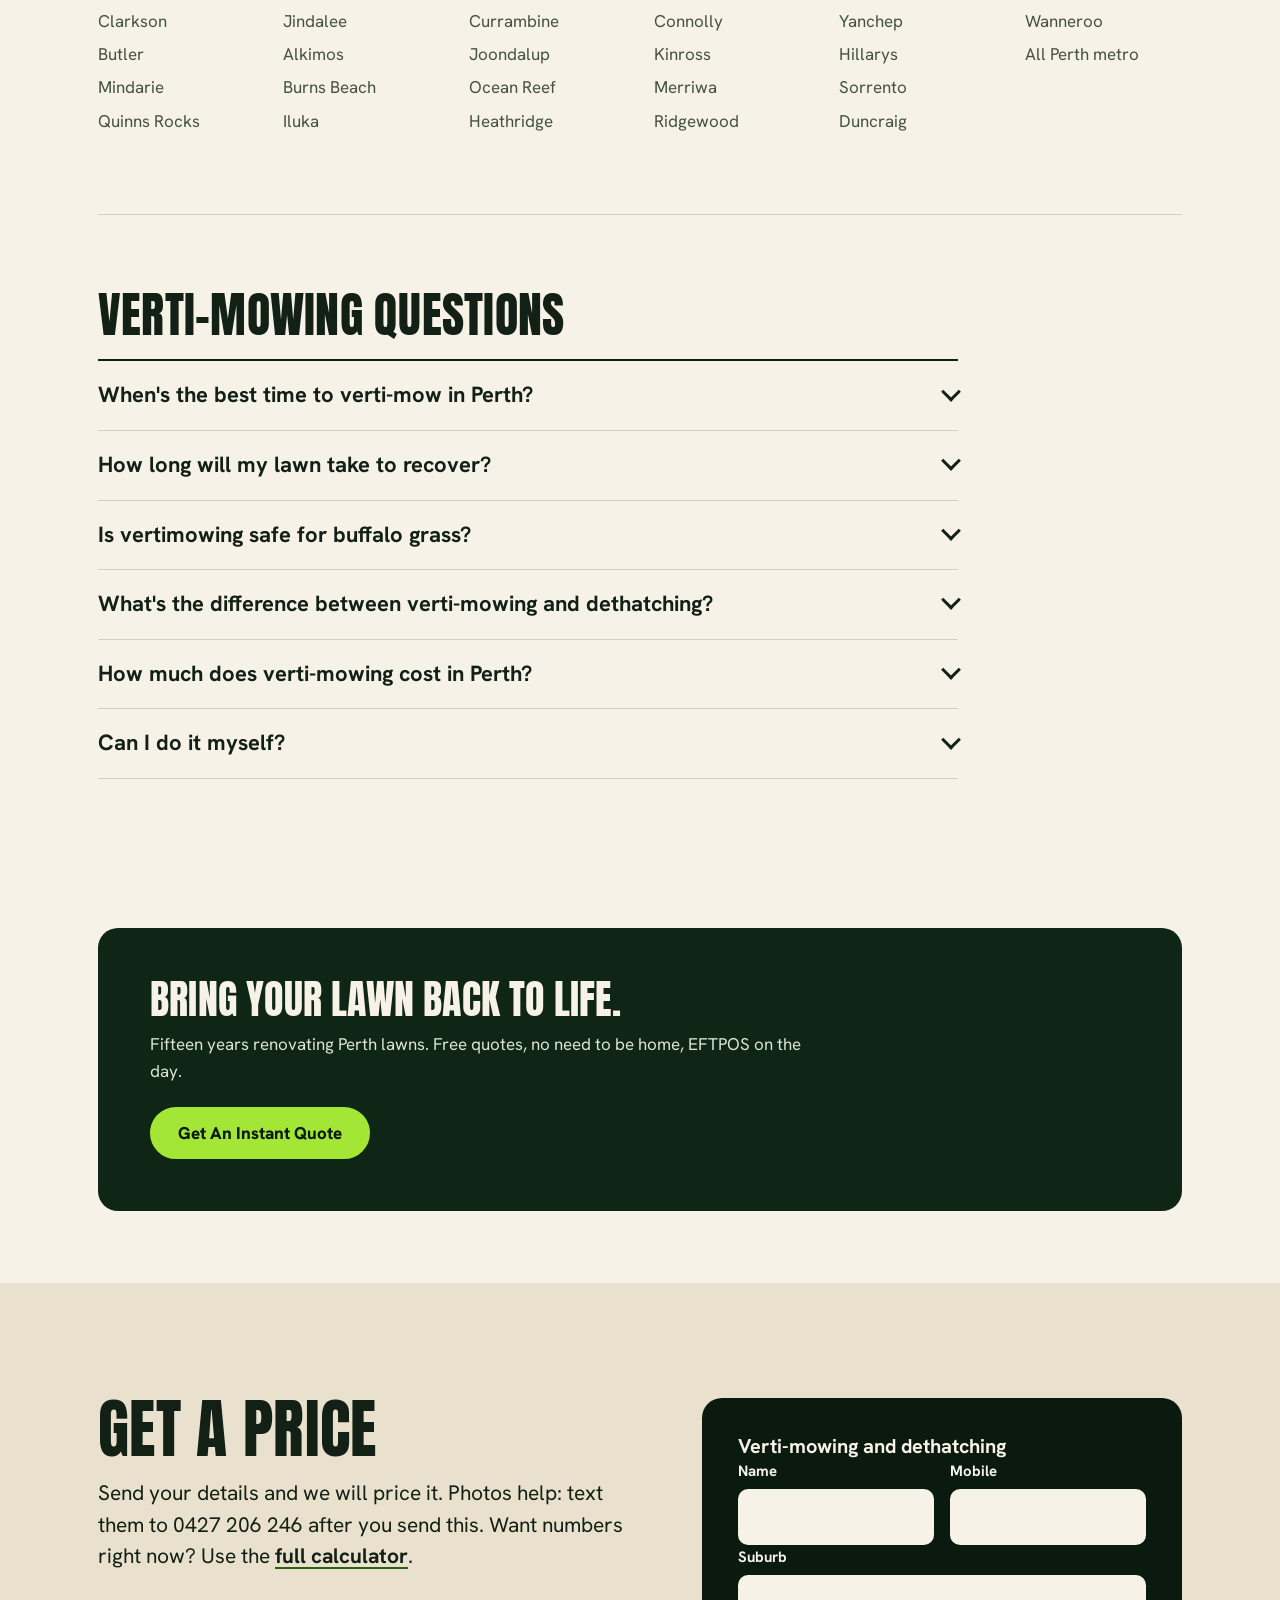
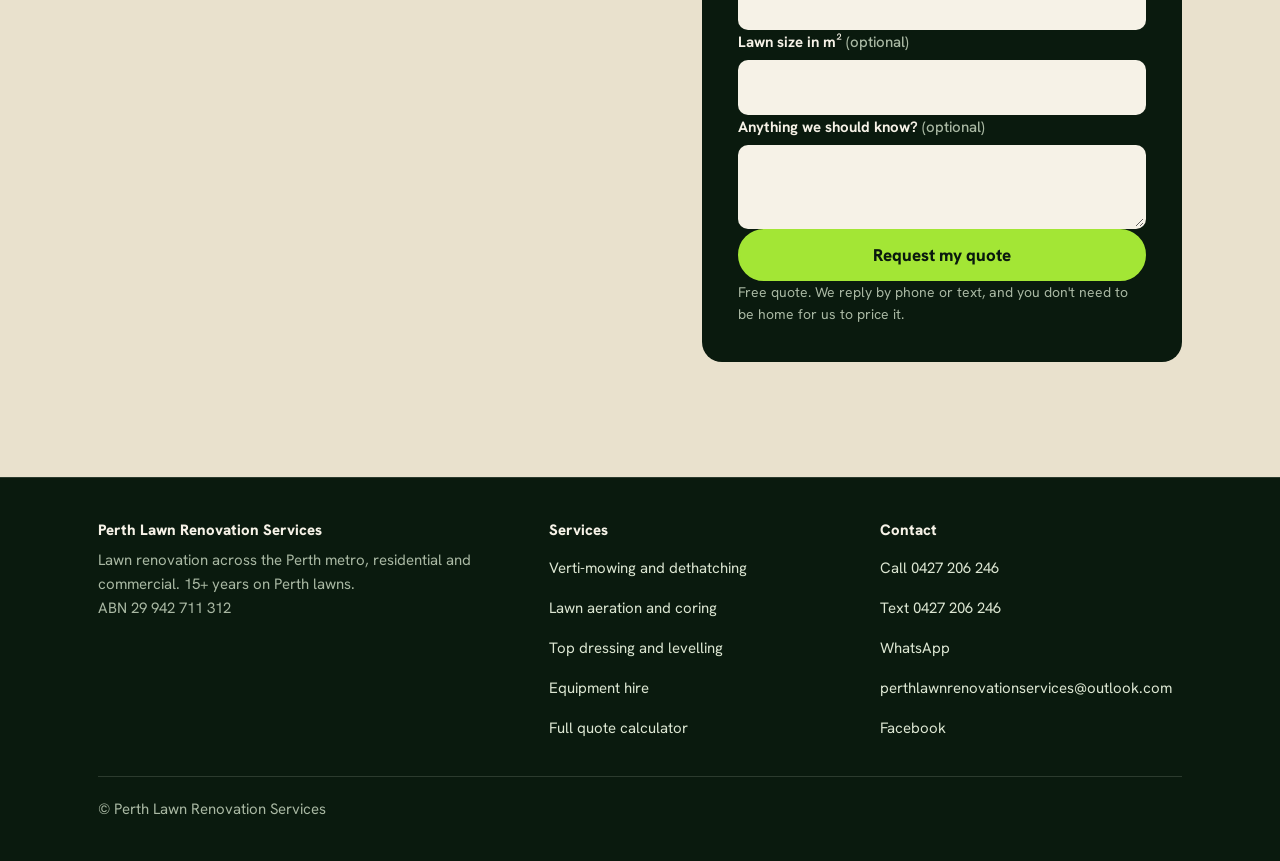
<file: vertimowing.html>
<!DOCTYPE html>
<html lang="en-AU">
<head>
<meta charset="utf-8">
<meta name="viewport" content="width=device-width, initial-scale=1">
<title>Verti-Mowing &amp; Dethatching Perth | Lawn Dethatching Services</title>
<meta name="description" content="Professional verti-mowing and dethatching across Perth from $8/m². Strip out the dead thatch layer so water, air and nutrients reach the roots again. Free online quotes, 15 years' experience.">
<link rel="canonical" href="https://perthlawnrenovationservices.com.au/vertimowing.html">
<meta property="og:type" content="website">
<meta property="og:title" content="Verti-Mowing &amp; Dethatching Perth | Lawn Dethatching Services">
<meta property="og:description" content="Professional verti-mowing and dethatching across Perth from $8/m². Strip out the dead thatch layer so water, air and nutrients reach the roots again.">
<meta property="og:url" content="https://perthlawnrenovationservices.com.au/vertimowing.html">
<meta property="og:image" content="https://perthlawnrenovationservices.com.au/assets/action-shot-opt.jpg">
<meta property="og:site_name" content="Perth Lawn Renovation Services">
<meta property="og:locale" content="en_AU">
<meta name="apple-mobile-web-app-title" content="Perth Lawn Reno">
<meta name="mobile-web-app-capable" content="yes">
<meta name="apple-mobile-web-app-status-bar-style" content="black-translucent">
<meta name="format-detection" content="telephone=yes">
<script type="application/ld+json">
{
  "@context": "https://schema.org",
  "@graph": [
    {
      "@type": "Service",
      "@id": "https://perthlawnrenovationservices.com.au/vertimowing.html#service",
      "name": "Verti-Mowing and Dethatching",
      "serviceType": "Lawn dethatching",
      "description": "Professional verti-mowing and dethatching across the Perth metropolitan area. Strips the dead thatch layer so water, air and nutrients reach the root zone.",
      "url": "https://perthlawnrenovationservices.com.au/vertimowing.html",
      "provider": {
        "@type": "LocalBusiness",
        "name": "Perth Lawn Renovation Services",
        "telephone": "+61427206246",
        "email": "perthlawnrenovationservices@outlook.com",
        "url": "https://perthlawnrenovationservices.com.au",
        "address": { "@type": "PostalAddress", "addressLocality": "Perth", "addressRegion": "WA", "addressCountry": "AU" },
        "priceRange": "$$"
      },
      "areaServed": [
        { "@type": "City", "name": "Perth" },
        { "@type": "Place", "name": "Clarkson" }, { "@type": "Place", "name": "Butler" },
        { "@type": "Place", "name": "Mindarie" }, { "@type": "Place", "name": "Quinns Rocks" },
        { "@type": "Place", "name": "Jindalee" }, { "@type": "Place", "name": "Alkimos" },
        { "@type": "Place", "name": "Burns Beach" }, { "@type": "Place", "name": "Iluka" },
        { "@type": "Place", "name": "Currambine" }, { "@type": "Place", "name": "Joondalup" },
        { "@type": "Place", "name": "Ocean Reef" }, { "@type": "Place", "name": "Heathridge" },
        { "@type": "Place", "name": "Connolly" }, { "@type": "Place", "name": "Kinross" },
        { "@type": "Place", "name": "Merriwa" }, { "@type": "Place", "name": "Ridgewood" },
        { "@type": "Place", "name": "Yanchep" }, { "@type": "Place", "name": "Hillarys" },
        { "@type": "Place", "name": "Sorrento" }, { "@type": "Place", "name": "Duncraig" },
        { "@type": "Place", "name": "Wanneroo" }
      ],
      "offers": {
        "@type": "Offer",
        "priceCurrency": "AUD",
        "price": "8.00",
        "description": "Verti-mowing and dethatching from $8 per square metre, $400 minimum job, fertiliser and wetting agent included as standard"
      }
    },
    {
      "@type": "BreadcrumbList",
      "itemListElement": [
        { "@type": "ListItem", "position": 1, "name": "Home", "item": "https://perthlawnrenovationservices.com.au/" },
        { "@type": "ListItem", "position": 2, "name": "Verti-Mowing", "item": "https://perthlawnrenovationservices.com.au/vertimowing.html" }
      ]
    },
    {
      "@type": "FAQPage",
      "mainEntity": [
        { "@type": "Question", "name": "When's the best time to verti-mow in Perth?",
          "acceptedAnswer": { "@type": "Answer", "text": "Vertimowing season runs from September through to mid-April, while your lawn is growing strongly through the warmer months. Spring is the sweet spot: the soil is warming up, your lawn is actively growing, and it has the whole season to recover and thicken up before the summer heat arrives." } },
        { "@type": "Question", "name": "How long will my lawn take to recover?",
          "acceptedAnswer": { "@type": "Answer", "text": "It depends on the weather and the health of your lawn, so recovery time will vary. Dethatching is aggressive by design, and that short, scalped look straight after is completely normal. With water and a feed behind it, most lawns come back noticeably thicker and greener. As a rule of thumb, you'll be mowing again within 2-3 weeks." } },
        { "@type": "Question", "name": "Is vertimowing safe for buffalo grass?",
          "acceptedAnswer": { "@type": "Answer", "text": "Yes, but the depth matters. Buffalo (Sir Walter, Palmetto, Sapphire) is a surface-runner and doesn't tolerate being cut right to the soil, so we set the blades shallower than we do for couch, removing the thatch without scalping the runners. Couch handles a much deeper cut and actually responds better to it. Not sure what grass you have? Send a photo with your quote and we'll tell you." } },
        { "@type": "Question", "name": "How much does verti-mowing cost in Perth?",
          "acceptedAnswer": { "@type": "Answer", "text": "From $8 per square metre with a $400 minimum job. Fertiliser and a wetting agent are included as standard on every job. Bundle it with aeration and top dressing in the Complete Rejuvenation Package and you save 10%. Use the online quote calculator for an instant price." } },
        { "@type": "Question", "name": "What's the difference between verti-mowing and dethatching?",
          "acceptedAnswer": { "@type": "Answer", "text": "They're the same job. Verti-mowing (or vertical mowing) is the technique: vertical blades cut down into the lawn instead of across the top. Dethatching is the result: the dead thatch layer they cut through gets pulled out. Perth lawn people use both words for the same service." } }
      ]
    }
  ]
}
</script>
<meta name="theme-color" content="#0a1a0e">
<link rel="icon" type="image/png" href="assets/sprout-transparent.png">
<link rel="apple-touch-icon" sizes="180x180" href="assets/apple-touch-icon.png">
<link rel="preload" href="assets/fonts/anton.woff2" as="font" type="font/woff2" crossorigin>
<link rel="preload" href="assets/fonts/hanken-grotesk.woff2" as="font" type="font/woff2" crossorigin>
<link rel="stylesheet" href="css/site.css">
<script src="js/site.js" defer></script>
</head>
<body class="has-bar">
<a class="skip" href="#main">Skip to content</a>
<header class="hdr" id="hdr">
  <a class="season" id="season" href="/#quote" hidden></a>
  <div class="hdr__in">
    <a class="brand" href="/" aria-label="Perth Lawn Renovation Services, home">
      <img src="assets/img/logo-96.png" srcset="assets/img/logo-96.png 1x, assets/img/logo-192.png 2x" width="44" height="27" alt="">
      <span>Perth Lawn Renovation</span>
    </a>
    <nav class="nav" aria-label="Main"><a href="vertimowing.html" aria-current="page">Verti-mowing</a><a href="aeration.html">Aeration</a><a href="top-dressing.html">Top dressing</a><a href="hire.html">Equipment hire</a><a href="quote.html">Full calculator</a></nav>
    <a class="hdr__tel" href="tel:+61427206246">0427 206 246</a>
    <a class="btn btn--sm hdr__cta" href="#quote">Get a price</a>
    <a class="btn btn--sm hdr__call" href="tel:+61427206246">Call</a>
    <button class="menu-btn" type="button" aria-expanded="false" aria-controls="mnav">Menu</button>
  </div>
  <nav class="mnav" id="mnav" aria-label="Mobile" hidden>
    <a href="/">Home</a><a href="vertimowing.html">Verti-mowing<span>From $8/m²</span></a><a href="aeration.html">Aeration<span>From $1.50/m²</span></a><a href="top-dressing.html">Top dressing</a><a href="hire.html">Equipment hire</a><a href="quote.html">Full calculator</a><a href="#quote">Get a price</a>
  </nav>
</header>

<main id="main">
<section class="p-hero" data-bar-after>
  <div class="w p-hero__grid">
    <div>
      <p class="p-crumb"><a href="/">Home</a> &rsaquo; Verti-Mowing</p>
      <h1>Verti-Mowing &amp; Dethatching in Perth.</h1>
      <p class="sub">Professional verti-mowing and dethatching from $8/m&sup2;. If your lawn feels spongy underfoot or stays patchy no matter how much you water it, a dead thatch layer is choking it. Vertical blades cut down through that layer and pull it out, so water, air and nutrients reach the roots again.</p>
      <div class="hero__cta">
        <a class="btn" href="#quote">Get a price</a>
        <a class="btn btn--ghost" href="tel:+61427206246">Call 0427 206 246</a>
      </div>
    </div>
    <picture><source type="image/avif" srcset="assets/img/at-work-480.avif 480w, assets/img/at-work-800.avif 800w, assets/img/at-work-1200.avif 1200w" sizes="(min-width: 900px) 44vw, 92vw"><source type="image/webp" srcset="assets/img/at-work-480.webp 480w, assets/img/at-work-800.webp 800w, assets/img/at-work-1200.webp 1200w" sizes="(min-width: 900px) 44vw, 92vw"><img src="assets/img/at-work-800.jpg" srcset="assets/img/at-work-480.jpg 480w, assets/img/at-work-800.jpg 800w, assets/img/at-work-1200.jpg 1200w" sizes="(min-width: 900px) 44vw, 92vw" width="1400" height="1050" alt="Perth Lawn Renovation at work on a freshly dethatched lawn" fetchpriority="high" decoding="async"></picture>
  </div>
</section>

<div class="w p-body on-light">
<section id="what">
    <h2>What Verti-Mowing Actually Does</h2>
    <p class="p-lede">A verti-mower runs vertical blades down into the lawn instead of across the top, slicing through the built-up layer of dead runners and organic matter sitting between the soil and the green growth. That layer is thatch, and once it gets thick it acts like a mat: water beads off it, fertiliser sits on top of it, and the living grass underneath slowly suffocates. Cutting through it and raking it out is the single biggest reset a tired lawn can get.</p>

    <div class="p-grid">
      <div class="p-card">
        <h3>Strips out the dead layer</h3>
        <p>Couch, kikuyu and buffalo all build up thatch as they spread. Left alone it thickens every season until the lawn is mostly dead runners with a thin green top. Vertimowing cuts straight through it.</p>
        <div class="p-best">Symptom: lawn feels spongy or bouncy underfoot.</div>
      </div>
      <div class="p-card">
        <h3>Gets water and feed to the roots</h3>
        <p>A thick thatch layer stops water, air and fertiliser ever reaching the soil. Once it is stripped out, everything you put on the lawn actually gets to the roots instead of sitting on a dead mat.</p>
        <div class="p-best">Symptom: patchy or yellow no matter how much you water.</div>
      </div>
      <div class="p-card">
        <h3>Sets up the whole rejuvenation</h3>
        <p>Aeration and top dressing both work far better once the thatch is gone, because the soil is actually exposed. Dethatch first, then aerate, then top dress: that's the order for a reason.</p>
        <div class="p-best">Best paired with: <a href="aeration.html">aeration</a> straight after.</div>
      </div>
    </div>
  </section>

  <section id="pricing">
    <h2>Verti-Mowing Pricing</h2>
    <div class="p-grid">
      <div class="p-card">
        <span class="p-tag">Per m&sup2;</span>
        <h3>Verti-Mowing / Dethatching</h3>
        <div class="p-price">From $8<span>/m&sup2;</span></div>
        <div class="p-pricenote">$400 minimum job</div>
        <p>Vertical mowing and dethatching, with the blade depth set for your grass type. Fertiliser and a wetting agent are included as standard on every job. Priced instantly online: measure your lawn, get a number.</p>
        <div class="p-best"><a href="quote.html">Price it in the quote calculator</a></div>
      </div>
      <div class="p-card">
        <span class="p-tag">Best Value</span>
        <h3>Complete Rejuvenation Package</h3>
        <p>Dethatch + aeration + top dressing + fertiliser and wetting agent + reticulation check, done in one visit. Pick all three core services in the calculator and save 10%.</p>
        <div class="p-best"><a href="quote.html">Build the package</a></div>
      </div>
      <div class="p-card">
        <span class="p-tag">DIY</span>
        <h3>Rather do it yourself?</h3>
        <p>We dry-hire the same professional scarifiers and verti-mowers we use on our own jobs, with the depth set for your grass type before you leave.</p>
        <div class="p-best"><a href="hire.html">Verti-mower &amp; scarifier hire</a></div>
      </div>
    </div>
  </section>

  <section id="when">
    <h2>When To Verti-Mow A Lawn In Perth</h2>
    <p class="p-lede">Vertimowing season runs from September through to mid-April, while Perth's warm-season lawns are growing strongly. Spring is the sweet spot: the soil is warming up, the lawn is actively growing, and it has the whole season to recover and thicken up before summer heat arrives. Dethatch a dormant winter lawn and you just leave it thin and exposed with none of the recovery.</p>
    <p class="p-lede">Recovery time varies with the weather and how healthy the lawn was to start with, but as a rule of thumb, expect to be mowing again within 2 to 3 weeks. Buffalo grass (Sir Walter, Palmetto, Sapphire) needs a shallower cut than couch, since it's a surface-runner that doesn't tolerate being cut right to the soil. Not sure what grass you have? Send a photo with your quote and we'll tell you.</p>
  </section>

  <div class="p-band">
    <h2>Spongy lawn? We'll tell you straight.</h2>
    <p>Send your lawn size and a few photos through the online quote and we will price the vertimow instantly. You do not need to be home, and EFTPOS is available on the day.</p>
    <a class="btn" href="quote.html">Get Your Free Quote</a>
  </div>

  <section id="areas">
    <h2>Verti-Mowing Services Across Perth</h2>
    <p class="p-lede">We run verti-mowing and dethatching right across the Perth metropolitan area, with most of our work in the northern corridor.</p>
    <div class="p-suburbs">
      <span>Clarkson</span><span>Butler</span><span>Mindarie</span><span>Quinns Rocks</span><span>Jindalee</span>
      <span>Alkimos</span><span>Burns Beach</span><span>Iluka</span><span>Currambine</span><span>Joondalup</span>
      <span>Ocean Reef</span><span>Heathridge</span><span>Connolly</span><span>Kinross</span><span>Merriwa</span>
      <span>Ridgewood</span><span>Yanchep</span><span>Hillarys</span><span>Sorrento</span><span>Duncraig</span>
      <span>Wanneroo</span><span>All Perth metro</span>
    </div>
  </section>

  <section id="faq">
    <h2>Verti-Mowing Questions</h2>

    <div class="faq"><details><summary>When's the best time to verti-mow in Perth?</summary>
      <p>Vertimowing season runs from September through to mid-April, while your lawn is growing strongly through the warmer months. Spring is the sweet spot: the soil is warming up, your lawn is actively growing, and it has the whole season to recover and thicken up before the summer heat arrives.</p></details>

    <details><summary>How long will my lawn take to recover?</summary>
      <p>It depends on the weather and the health of your lawn, so recovery time will vary. Dethatching is aggressive by design, and that short, scalped look straight after is completely normal. With water and a feed behind it, most lawns come back noticeably thicker and greener. As a rule of thumb, you'll be mowing again within 2-3 weeks.</p></details>

    <details><summary>Is vertimowing safe for buffalo grass?</summary>
      <p>Yes, but the depth matters. Buffalo (Sir Walter, Palmetto, Sapphire) is a surface-runner and doesn't tolerate being cut right to the soil, so we set the blades shallower than we do for couch, removing the thatch without scalping the runners. Couch handles a much deeper cut and actually responds better to it. Not sure what grass you have? Send a photo with your quote and we'll tell you.</p></details>

    <details><summary>What's the difference between verti-mowing and dethatching?</summary>
      <p>They're the same job. Verti-mowing (or vertical mowing) is the technique: vertical blades cut down into the lawn instead of across the top. Dethatching is the result: the dead thatch layer they cut through gets pulled out. Perth lawn people use both words for the same service.</p></details>

    <details><summary>How much does verti-mowing cost in Perth?</summary>
      <p>From $8 per square metre with a $400 minimum job. Fertiliser and a wetting agent are included as standard on every job. Bundle it with aeration and top dressing and you save 10%. The <a href="quote.html">quote calculator</a> gives you an instant price for your lawn size.</p></details>

    <details><summary>Can I do it myself?</summary>
      <p>Yes. We dry-hire our scarifiers and verti-mowers to homeowners across Perth. See the <a href="hire.html">equipment hire page</a>, or call and we will tell you honestly whether DIY or a booked service makes more sense for your lawn.</p></details></div>
  </section>

  <div class="p-band">
    <h2>Bring your lawn back to life.</h2>
    <p>Fifteen years renovating Perth lawns. Free quotes, no need to be home, EFTPOS on the day.</p>
    <a class="btn" href="quote.html">Get An Instant Quote</a>
  </div>
</div>

<section class="sec p-quote on-light" id="quote">
  <div class="w p-quote__grid">
    <div class="sec__head">
      <h2>Get a price</h2>
      <p class="lead">Send your details and we will price it. Photos help: text them to 0427 206 246 after you send this. Want numbers right now? Use the <a class="link link--light" href="quote.html">full calculator</a>.</p>
    </div>
    <form class="qform" data-quote data-bar-hide data-source="vertimowing-page" data-service="Verti-mowing and dethatching" novalidate>
      <div class="qform__fields">
        <h3>Verti-mowing and dethatching</h3>
        <div class="field-row">
          <div class="field">
            <label for="qName">Name</label>
            <input id="qName" name="name" type="text" autocomplete="name" required aria-describedby="qNameErr">
            <span class="field__err" id="qNameErr" role="alert"></span>
          </div>
          <div class="field">
            <label for="qPhone">Mobile</label>
            <input id="qPhone" name="phone" type="tel" inputmode="tel" autocomplete="tel" required aria-describedby="qPhoneErr">
            <span class="field__err" id="qPhoneErr" role="alert"></span>
          </div>
        </div>
        <div class="field">
          <label for="qSuburb">Suburb</label>
          <input id="qSuburb" name="suburb" type="text" autocomplete="address-level2" required aria-describedby="qSuburbErr">
          <span class="field__err" id="qSuburbErr" role="alert"></span>
        </div>
        <div class="field">
          <label for="qSize">Lawn size in m² <span>(optional)</span></label>
          <input id="qSize" name="lawn_m2" type="text" inputmode="numeric" autocomplete="off">
        </div>
        <div class="field">
          <label for="qNotes">Anything we should know? <span>(optional)</span></label>
          <textarea id="qNotes" name="notes" rows="2"></textarea>
        </div>
        <input class="hp" type="text" name="_gotcha" tabindex="-1" autocomplete="off" aria-hidden="true">
        <button class="btn" type="submit">Request my quote</button>
        <p class="qform__fine">Free quote. We reply by phone or text, and you don't need to be home for us to price it.</p>
      </div>
      <div class="qform__state qform__state--fail" tabindex="-1" role="alert" hidden>
        <strong>That didn't send.</strong>
        <p>Your details are still here. Try again, or send them straight to us:</p>
        <div class="qform__alts">
          <a class="btn btn--sm" data-sms href="sms:+61427206246?&amp;body=Hi%2C%20I%27d%20like%20a%20lawn%20renovation%20quote.%20My%20suburb%20is%20">Text it</a>
          <a class="btn btn--sm btn--ghost" data-wa href="https://wa.me/61427206246?text=Hi%2C%20I%27d%20like%20a%20lawn%20renovation%20quote." rel="noopener">WhatsApp it</a>
          <a class="btn btn--sm btn--ghost" data-mail href="mailto:perthlawnrenovationservices@outlook.com">Email it</a>
        </div>
      </div>
      <div class="qform__state qform__state--ok" tabindex="-1" role="status" hidden>
        <strong>Quote request sent.</strong>
        <p>We have your details and will be in touch to confirm your price.</p>
        <p>Want it faster? Text photos of your lawn to 0427 206 246.</p>
        <div class="qform__alts">
          <a class="btn btn--sm" data-sms href="sms:+61427206246?&amp;body=Hi%2C%20I%27d%20like%20a%20lawn%20renovation%20quote.%20My%20suburb%20is%20">Text photos</a>
          <a class="btn btn--sm btn--ghost" href="https://wa.me/61427206246?text=Hi%2C%20I%27d%20like%20a%20lawn%20renovation%20quote." rel="noopener">WhatsApp photos</a>
        </div>
      </div>
    </form>
  </div>
</section>
</main>

<footer class="ftr">
  <div class="w">
    <div class="ftr__grid">
      <div>
        <h2>Perth Lawn Renovation Services</h2>
        <p>Lawn renovation across the Perth metro, residential and commercial. 15+ years on Perth lawns.</p>
        <p>ABN 29 942 711 312</p>
      </div>
      <nav aria-label="Services">
        <h2>Services</h2>
        <ul>
          <li><a href="vertimowing.html">Verti-mowing and dethatching</a></li>
          <li><a href="aeration.html">Lawn aeration and coring</a></li>
          <li><a href="top-dressing.html">Top dressing and levelling</a></li>
          <li><a href="hire.html">Equipment hire</a></li>
          <li><a href="quote.html">Full quote calculator</a></li>
        </ul>
      </nav>
      <div>
        <h2>Contact</h2>
        <ul>
          <li><a href="tel:+61427206246">Call 0427 206 246</a></li>
          <li><a href="sms:+61427206246?&amp;body=Hi%2C%20I%27d%20like%20a%20lawn%20renovation%20quote.%20My%20suburb%20is%20">Text 0427 206 246</a></li>
          <li><a href="https://wa.me/61427206246?text=Hi%2C%20I%27d%20like%20a%20lawn%20renovation%20quote." rel="noopener">WhatsApp</a></li>
          <li><a href="mailto:perthlawnrenovationservices@outlook.com">perthlawnrenovationservices@outlook.com</a></li>
          <li><a href="https://www.facebook.com/profile.php?id=61579701849078" rel="noopener">Facebook</a></li>
        </ul>
      </div>
    </div>
    <p class="ftr__legal">&copy; Perth Lawn Renovation Services</p>
  </div>
</footer>
<div class="bar" id="bar" role="group" aria-label="Contact shortcuts">
  <a href="tel:+61427206246">Call</a>
  <a href="sms:+61427206246?&amp;body=Hi%2C%20I%27d%20like%20a%20lawn%20renovation%20quote.%20My%20suburb%20is%20">Text</a>
  <a class="bar__go" href="#quote">Get a price</a>
</div>
</body>
</html>
</file>
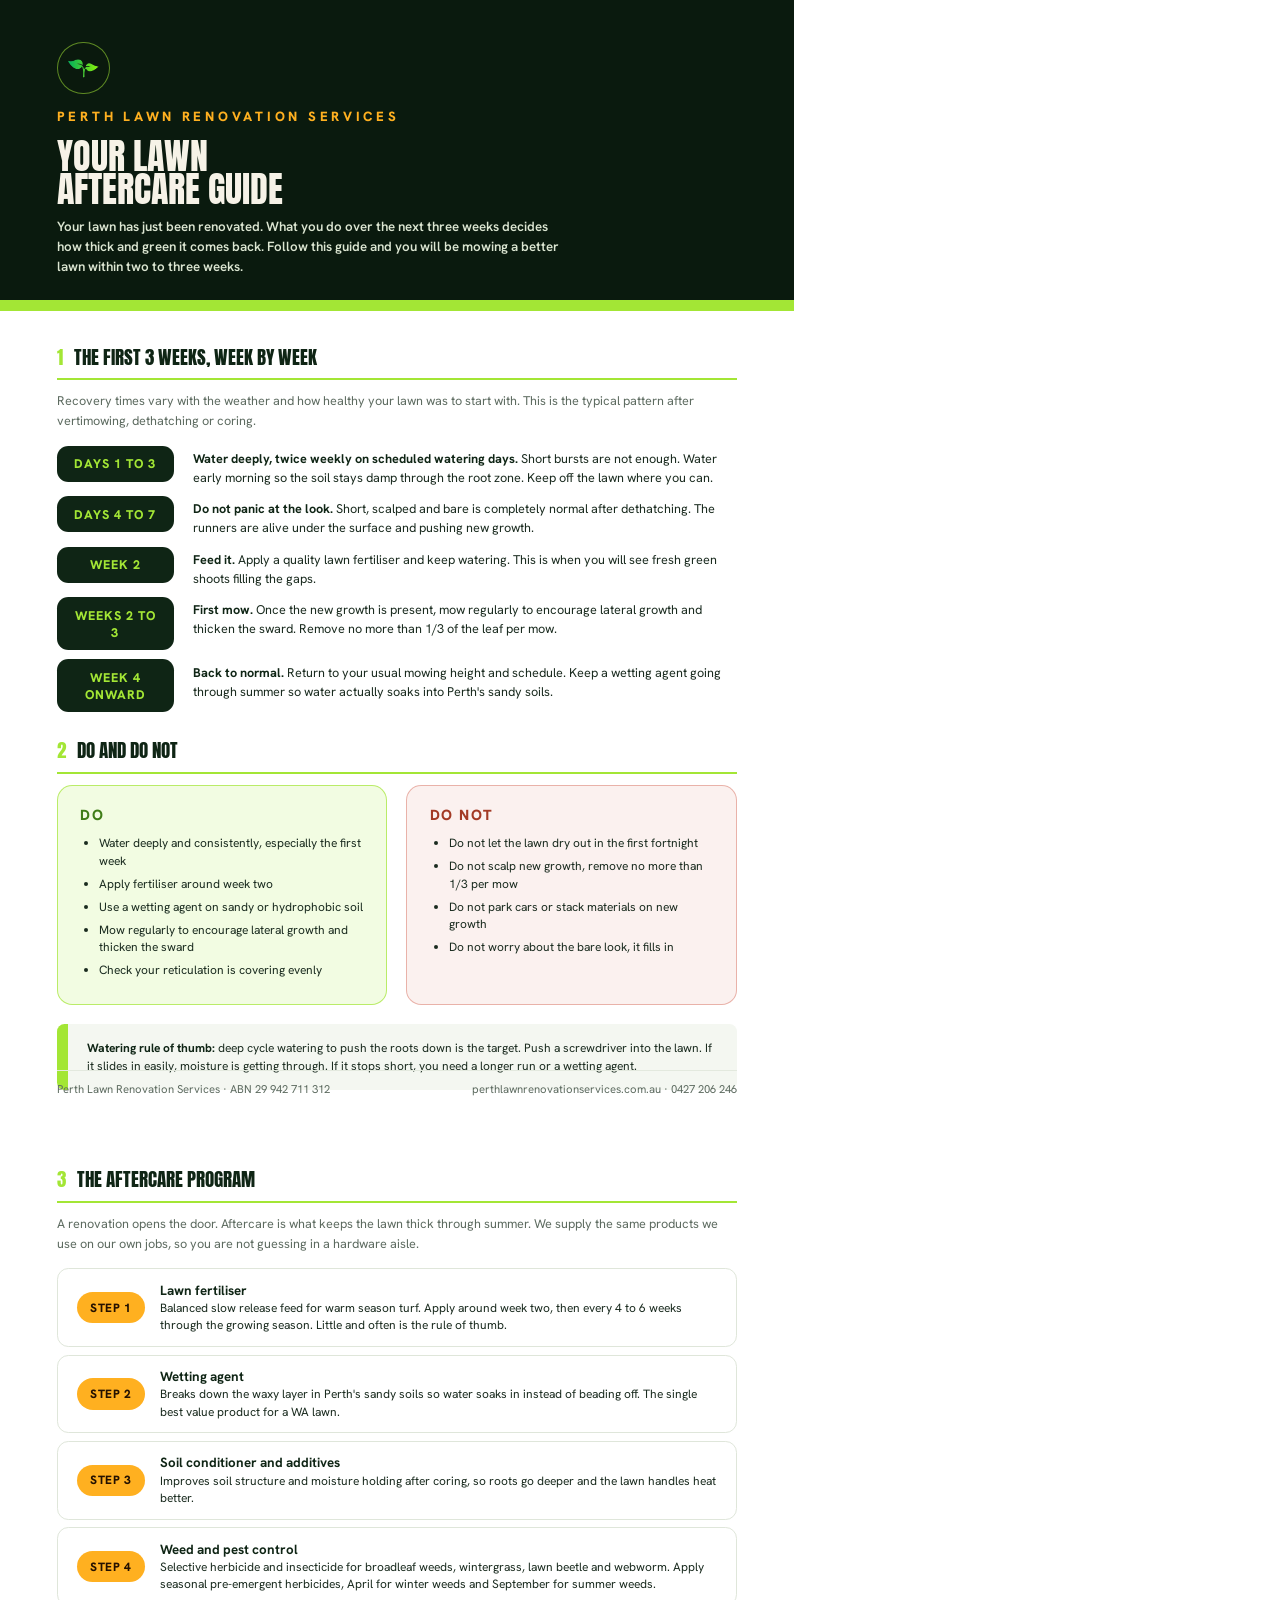
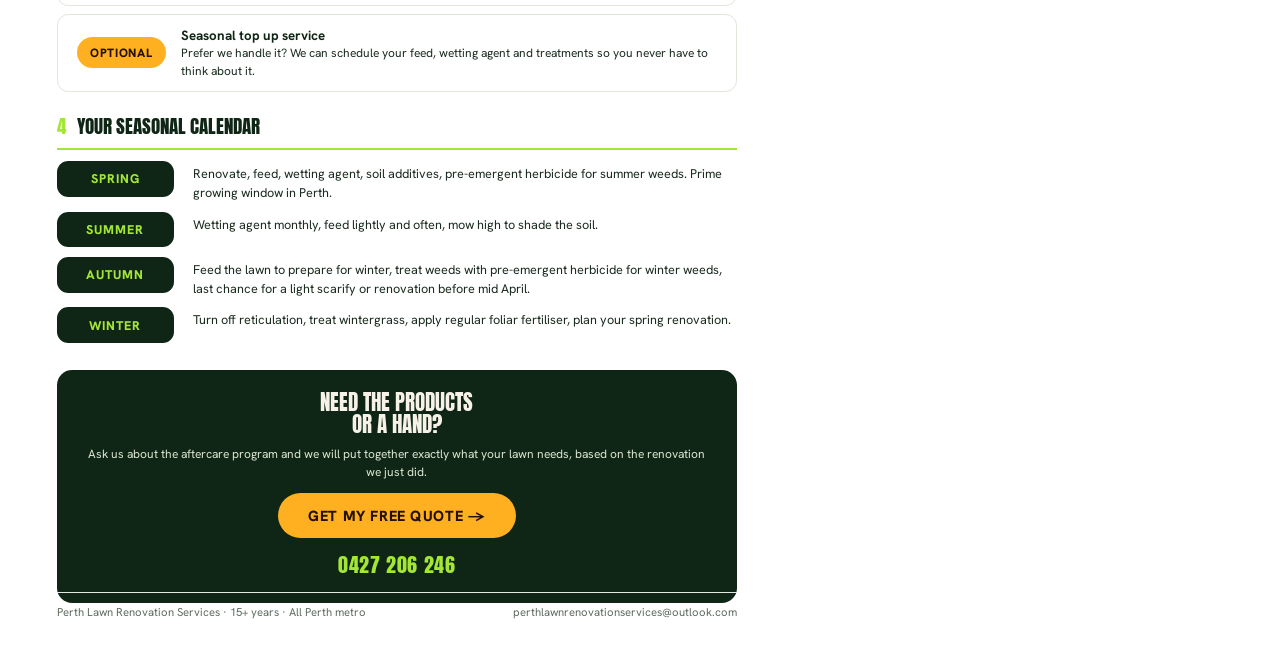
<file: marketing/aftercare.html>
<!DOCTYPE html>
<html lang="en">
<head>
<meta charset="utf-8">
<title>Lawn Aftercare Guide Perth | Watering, Fertilising &amp; Mowing Tips After Renovation</title>
<meta name="description" content="Free lawn aftercare guide from Perth Lawn Renovation Services. Watering schedule, fertilising, mowing and a seasonal calendar for the weeks after vertimowing, dethatching or coring in Perth.">
<meta name="keywords" content="lawn aftercare Perth, lawn renovation aftercare, verti mow aftercare, dethatching aftercare, lawn watering guide Perth, lawn fertiliser schedule, Perth lawn care calendar">
<link href="https://fonts.googleapis.com/css2?family=Anton&family=Hanken+Grotesk:wght@400;500;600;700;800&display=swap" rel="stylesheet">
<style>
  @page { size:A4; margin:0; }
  :root{ --ink:#0a1a0e; --deep:#0f2515; --lime:#A3E635; --gold:#FFB020; --cream:#F6F2E7; --soft:#DCE6D2; --paper:#ffffff; --text:#1a2b1f; --muted:#5d6b60; }
  *{ margin:0; box-sizing:border-box; }
  body{ font-family:'Hanken Grotesk',sans-serif; color:var(--text); background:var(--paper); }
  .page{ width:210mm; height:297mm; overflow:hidden; padding:0 0 14mm; page-break-after:always; position:relative; }
  .page:last-child{ page-break-after:auto; }

  /* header */
  .hdr{ background:var(--ink); color:var(--cream); padding:11mm 15mm 9mm; position:relative; overflow:hidden; }
  .hdr .kick{ font-size:10pt; font-weight:800; letter-spacing:.28em; text-transform:uppercase; color:var(--gold); }
  .hdr h1{ font-family:'Anton',sans-serif; font-weight:400; text-transform:uppercase; font-size:27pt; line-height:.92; margin-top:4mm; }
  .hdr p{ margin-top:3mm; font-size:10pt; font-weight:600; color:var(--soft); max-width:135mm; line-height:1.5; }
  .hdr .logowrap{ width:14mm; height:14mm; border-radius:50%; background:rgba(10,26,14,.6); border:1.2px solid rgba(163,230,53,.55); display:flex; align-items:center; justify-content:center; margin-bottom:3.5mm; }
  .hdr .logowrap img{ width:62%; height:62%; object-fit:contain; }
  .hdr .strip{ position:absolute; left:0; right:0; bottom:0; height:3mm; background:var(--lime); }

  .body{ padding:8mm 15mm 0; }
  h2{ font-family:'Anton',sans-serif; font-weight:400; text-transform:uppercase; font-size:14.5pt; color:var(--deep); margin-bottom:3mm; padding-bottom:2mm; border-bottom:2px solid var(--lime); }
  h2 .n{ color:var(--lime); margin-right:3mm; }
  .lead{ font-size:9.5pt; color:var(--muted); line-height:1.55; margin-bottom:4mm; }

  /* timeline */
  .tl{ display:flex; flex-direction:column; gap:2.5mm; margin-bottom:6mm; }
  .tl .row{ display:flex; gap:5mm; align-items:flex-start; }
  .tl .when{ flex:0 0 31mm; background:var(--deep); color:var(--lime); font-weight:800; font-size:9.5pt; text-transform:uppercase; letter-spacing:.08em; padding:2.5mm 4mm; border-radius:3mm; text-align:center; }
  .tl .what{ flex:1; font-size:9.5pt; line-height:1.5; padding-top:.8mm; }
  .tl .what b{ color:var(--deep); }

  /* do / dont */
  .cols{ display:flex; gap:5mm; margin-bottom:5mm; }
  .card{ flex:1; border-radius:4mm; padding:5mm 6mm; }
  .card.do{ background:rgba(163,230,53,.14); border:1.5px solid rgba(163,230,53,.7); }
  .card.dont{ background:rgba(200,60,40,.07); border:1.5px solid rgba(200,60,40,.35); }
  .card h3{ font-size:11pt; font-weight:800; text-transform:uppercase; letter-spacing:.1em; margin-bottom:3mm; }
  .card.do h3{ color:#3f7d17; } .card.dont h3{ color:#a33a25; }
  .card ul{ margin:0; padding-left:5mm; }
  .card li{ font-size:9pt; line-height:1.45; margin-bottom:1.5mm; }

  /* products */
  .prod{ display:flex; flex-direction:column; gap:2mm; margin-bottom:5mm; }
  .prod .p{ display:flex; align-items:center; gap:4mm; border:1.5px solid #dfe6da; border-radius:3mm; padding:3mm 5mm; }
  .prod .p .tag{ flex:0 0 auto; background:var(--gold); color:#241100; font-weight:800; font-size:9pt; padding:2mm 3.5mm; border-radius:99mm; text-transform:uppercase; letter-spacing:.06em; }
  .prod .p .txt{ flex:1; font-size:9pt; line-height:1.45; }
  .prod .p .txt b{ display:block; font-size:10pt; color:var(--deep); }

  .cta{ background:var(--deep); color:var(--cream); border-radius:4mm; padding:6mm 8mm 6mm; text-align:center; margin-bottom:20mm; }
  .cta .t{ font-family:'Anton',sans-serif; text-transform:uppercase; font-size:16pt; line-height:1.02; }
  .cta p{ font-size:9pt; color:var(--soft); margin-top:2.5mm; line-height:1.5; }
  .cta .btn{ display:inline-block; margin-top:3mm; background:var(--gold); color:#241100; font-weight:800; font-size:11pt; padding:3.5mm 8mm; border-radius:99mm; text-transform:uppercase; letter-spacing:.04em; text-decoration:none; }
  .cta .ph{ font-family:'Anton',sans-serif; font-size:15pt; color:var(--lime); margin-top:3mm; letter-spacing:.03em; }

  .foot{ position:absolute; left:15mm; right:15mm; bottom:7mm; display:flex; justify-content:space-between; font-size:8.5pt; color:var(--muted); border-top:1px solid #e3e9de; padding-top:3mm; }
  .note{ background:#f4f7f1; border-left:3mm solid var(--lime); border-radius:2mm; padding:4mm 5mm; font-size:9pt; line-height:1.5; margin-bottom:5mm; }
  .note b{ color:var(--deep); }
</style>
</head>
<body>

<!-- ============ PAGE 1 ============ -->
<div class="page">
  <div class="hdr">
    <div class="logowrap"><img src="../assets/sprout-transparent.png" alt="Perth Lawn Renovation Services logo"></div>
    <div class="kick">Perth Lawn Renovation Services</div>
    <h1>Your lawn<br>aftercare guide</h1>
    <p>Your lawn has just been renovated. What you do over the next three weeks decides how thick and green it comes back. Follow this guide and you will be mowing a better lawn within two to three weeks.</p>
    <div class="strip"></div>
  </div>

  <div class="body">
    <h2><span class="n">1</span>The first 3 weeks, week by week</h2>
    <p class="lead">Recovery times vary with the weather and how healthy your lawn was to start with. This is the typical pattern after vertimowing, dethatching or coring.</p>

    <div class="tl">
      <div class="row">
        <div class="when">Days 1 to 3</div>
        <div class="what"><b>Water deeply, twice weekly on scheduled watering days.</b> Short bursts are not enough. Water early morning so the soil stays damp through the root zone. Keep off the lawn where you can.</div>
      </div>
      <div class="row">
        <div class="when">Days 4 to 7</div>
        <div class="what"><b>Do not panic at the look.</b> Short, scalped and bare is completely normal after dethatching. The runners are alive under the surface and pushing new growth.</div>
      </div>
      <div class="row">
        <div class="when">Week 2</div>
        <div class="what"><b>Feed it.</b> Apply a quality lawn fertiliser and keep watering. This is when you will see fresh green shoots filling the gaps.</div>
      </div>
      <div class="row">
        <div class="when">Weeks 2 to 3</div>
        <div class="what"><b>First mow.</b> Once the new growth is present, mow regularly to encourage lateral growth and thicken the sward. Remove no more than 1/3 of the leaf per mow.</div>
      </div>
      <div class="row">
        <div class="when">Week 4 onward</div>
        <div class="what"><b>Back to normal.</b> Return to your usual mowing height and schedule. Keep a wetting agent going through summer so water actually soaks into Perth's sandy soils.</div>
      </div>
    </div>

    <h2><span class="n">2</span>Do and do not</h2>
    <div class="cols">
      <div class="card do">
        <h3>Do</h3>
        <ul>
          <li>Water deeply and consistently, especially the first week</li>
          <li>Apply fertiliser around week two</li>
          <li>Use a wetting agent on sandy or hydrophobic soil</li>
          <li>Mow regularly to encourage lateral growth and thicken the sward</li>
          <li>Check your reticulation is covering evenly</li>
        </ul>
      </div>
      <div class="card dont">
        <h3>Do not</h3>
        <ul>
          <li>Do not let the lawn dry out in the first fortnight</li>
          <li>Do not scalp new growth, remove no more than 1/3 per mow</li>
          <li>Do not park cars or stack materials on new growth</li>
          <li>Do not worry about the bare look, it fills in</li>
        </ul>
      </div>
    </div>

    <div class="note"><b>Watering rule of thumb:</b> deep cycle watering to push the roots down is the target. Push a screwdriver into the lawn. If it slides in easily, moisture is getting through. If it stops short, you need a longer run or a wetting agent.</div>
  </div>

  <div class="foot">
    <span>Perth Lawn Renovation Services · ABN 29 942 711 312</span>
    <span>perthlawnrenovationservices.com.au · 0427 206 246</span>
  </div>
</div>

<!-- ============ PAGE 2 ============ -->
<div class="page">
  <div class="body" style="padding-top:11mm;">
    <h2><span class="n">3</span>The aftercare program</h2>
    <p class="lead">A renovation opens the door. Aftercare is what keeps the lawn thick through summer. We supply the same products we use on our own jobs, so you are not guessing in a hardware aisle.</p>

    <div class="prod">
      <div class="p">
        <span class="tag">Step 1</span>
        <span class="txt"><b>Lawn fertiliser</b>Balanced slow release feed for warm season turf. Apply around week two, then every 4 to 6 weeks through the growing season. Little and often is the rule of thumb.</span>
      </div>
      <div class="p">
        <span class="tag">Step 2</span>
        <span class="txt"><b>Wetting agent</b>Breaks down the waxy layer in Perth's sandy soils so water soaks in instead of beading off. The single best value product for a WA lawn.</span>
      </div>
      <div class="p">
        <span class="tag">Step 3</span>
        <span class="txt"><b>Soil conditioner and additives</b>Improves soil structure and moisture holding after coring, so roots go deeper and the lawn handles heat better.</span>
      </div>
      <div class="p">
        <span class="tag">Step 4</span>
        <span class="txt"><b>Weed and pest control</b>Selective herbicide and insecticide for broadleaf weeds, wintergrass, lawn beetle and webworm. Apply seasonal pre-emergent herbicides, April for winter weeds and September for summer weeds.</span>
      </div>
      <div class="p">
        <span class="tag">Optional</span>
        <span class="txt"><b>Seasonal top up service</b>Prefer we handle it? We can schedule your feed, wetting agent and treatments so you never have to think about it.</span>
      </div>
    </div>

    <h2><span class="n">4</span>Your seasonal calendar</h2>
    <div class="tl" style="margin-bottom:7mm;">
      <div class="row"><div class="when">Spring</div><div class="what">Renovate, feed, wetting agent, soil additives, pre-emergent herbicide for summer weeds. Prime growing window in Perth.</div></div>
      <div class="row"><div class="when">Summer</div><div class="what">Wetting agent monthly, feed lightly and often, mow high to shade the soil.</div></div>
      <div class="row"><div class="when">Autumn</div><div class="what">Feed the lawn to prepare for winter, treat weeds with pre-emergent herbicide for winter weeds, last chance for a light scarify or renovation before mid April.</div></div>
      <div class="row"><div class="when">Winter</div><div class="what">Turn off reticulation, treat wintergrass, apply regular foliar fertiliser, plan your spring renovation.</div></div>
    </div>

    <div class="cta">
      <div class="t">Need the products<br>or a hand?</div>
      <p>Ask us about the aftercare program and we will put together exactly what your lawn needs, based on the renovation we just did.</p>
      <a class="btn" href="https://perthlawnrenovationservices.com.au/quote.html">Get My Free Quote &#8594;</a>
      <div class="ph">0427 206 246</div>
    </div>
  </div>

  <div class="foot">
    <span>Perth Lawn Renovation Services · 15+ years · All Perth metro</span>
    <span>perthlawnrenovationservices@outlook.com</span>
  </div>
</div>

</body>
</html>
</file>
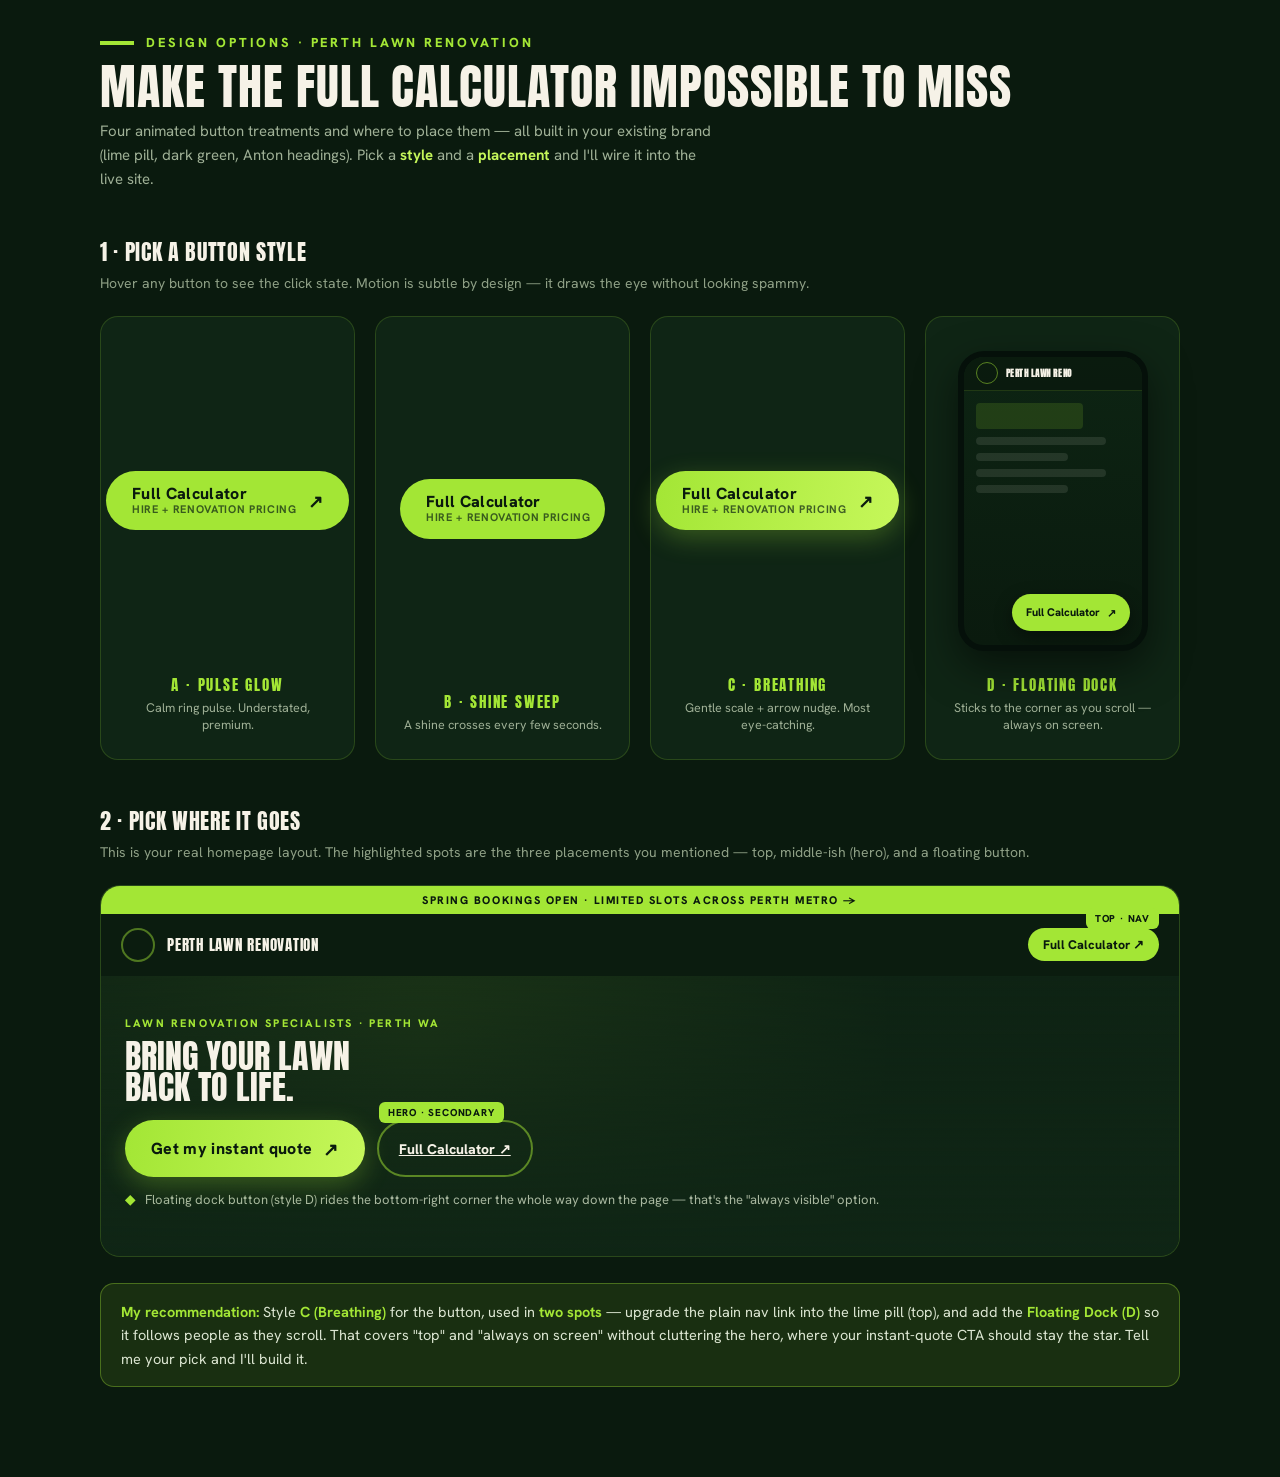
<file: marketing/button-preview.html>
<!DOCTYPE html>
<html lang="en">
<head>
<meta charset="utf-8">
<meta name="viewport" content="width=device-width, initial-scale=1">
<title>Full Calculator button — design options</title>
<link rel="preconnect" href="https://fonts.googleapis.com">
<link rel="preconnect" href="https://fonts.gstatic.com" crossorigin>
<link href="https://fonts.googleapis.com/css2?family=Anton&family=Hanken+Grotesk:wght@500;600;700;800&display=swap" rel="stylesheet">
<style>
  :root{ --ink:#0a1a0e; --deep:#0f2515; --lime:#A3E635; --lime2:#c6f75a; --cream:#F6F2E7; --soft:#DCE6D2; }
  *{ box-sizing:border-box; }
  body{ margin:0; background:var(--ink); color:var(--cream); font-family:'Hanken Grotesk',sans-serif; padding:34px 18px 90px; }
  .wrap{ max-width:1080px; margin:0 auto; }
  .eyebrow{ display:flex; align-items:center; gap:12px; margin-bottom:14px; }
  .eyebrow span{ width:34px; height:4px; background:var(--lime); }
  .eyebrow b{ font-size:13px; font-weight:800; letter-spacing:.22em; text-transform:uppercase; color:var(--lime); }
  h1{ font-family:'Anton',sans-serif; font-weight:400; text-transform:uppercase; letter-spacing:.02em; font-size:clamp(30px,5vw,48px); margin:0 0 8px; line-height:.95; }
  .intro{ color:#9fb096; font-size:15px; max-width:620px; line-height:1.6; margin:0 0 40px; }
  .sect{ font-family:'Anton',sans-serif; font-weight:400; text-transform:uppercase; letter-spacing:.03em; font-size:22px; color:var(--cream); margin:44px 0 6px; }
  .sect-sub{ color:#8fa086; font-size:14px; margin:0 0 24px; }

  .grid{ display:grid; grid-template-columns:repeat(auto-fit,minmax(240px,1fr)); gap:20px; }
  .card{ background:var(--deep); border:1px solid rgba(163,230,53,.18); border-radius:18px; padding:34px 24px 26px; display:flex; flex-direction:column; align-items:center; gap:22px; min-height:210px; justify-content:space-between; }
  .card .label{ text-align:center; }
  .card .label .n{ font-family:'Anton',sans-serif; color:var(--lime); font-size:15px; letter-spacing:.12em; }
  .card .label .d{ color:#9fb096; font-size:12.5px; margin-top:3px; }
  .stage{ flex:1; display:flex; align-items:center; justify-content:center; width:100%; }

  /* ---- shared button base ---- */
  .btn{ position:relative; display:inline-flex; align-items:center; gap:11px; background:var(--lime); color:var(--ink);
        font-family:'Hanken Grotesk',sans-serif; font-weight:800; font-size:16px; letter-spacing:.02em;
        padding:15px 26px; border-radius:999px; text-decoration:none; border:none; cursor:pointer; white-space:nowrap; }
  .btn .arrow{ font-family:'Anton',sans-serif; font-size:18px; }
  .btn small{ display:block; font-weight:700; font-size:11px; letter-spacing:.06em; color:rgba(15,37,21,.72); text-transform:uppercase; margin-top:1px; }
  .btn .stack{ display:flex; flex-direction:column; line-height:1.05; text-align:left; }

  /* 1 — Pulse glow ring */
  .b-pulse::after{ content:""; position:absolute; inset:0; border-radius:999px; animation:pulseRing 2.1s ease-out infinite; }
  @keyframes pulseRing{ 0%{ box-shadow:0 0 0 0 rgba(163,230,53,.55);} 100%{ box-shadow:0 0 0 20px rgba(163,230,53,0);} }

  /* 2 — Shine sweep */
  .b-shine{ overflow:hidden; }
  .b-shine::before{ content:""; position:absolute; top:0; left:-60%; width:45%; height:100%;
        background:linear-gradient(100deg, transparent, rgba(255,255,255,.75), transparent); transform:skewX(-18deg);
        animation:sweep 3.2s ease-in-out infinite; }
  @keyframes sweep{ 0%{ left:-60%;} 32%,100%{ left:130%;} }

  /* 3 — Breathing + arrow nudge */
  .b-breathe{ background:linear-gradient(100deg,var(--lime),var(--lime2)); animation:breathe 2.6s ease-in-out infinite;
        box-shadow:0 8px 26px rgba(163,230,53,.28); }
  .b-breathe .arrow{ animation:nudge 1.4s ease-in-out infinite; }
  @keyframes breathe{ 0%,100%{ transform:scale(1);} 50%{ transform:scale(1.045);} }
  @keyframes nudge{ 0%,100%{ transform:translate(0,0);} 50%{ transform:translate(3px,-3px);} }

  /* 4 — Float dock (shown in a mini phone) */
  .phone{ width:190px; height:300px; border-radius:26px; background:linear-gradient(180deg,#0d2413,#0a1a0e);
        border:6px solid #05100a; position:relative; overflow:hidden; box-shadow:0 16px 40px rgba(0,0,0,.5); }
  .phone .pnav{ height:34px; background:rgba(10,26,14,.9); border-bottom:1px solid rgba(163,230,53,.15);
        display:flex; align-items:center; padding:0 12px; }
  .phone .pnav i{ width:22px; height:22px; border-radius:50%; border:1.5px solid rgba(163,230,53,.5); }
  .phone .pnav b{ font-family:'Anton',sans-serif; font-size:9px; letter-spacing:.06em; color:var(--cream); margin-left:8px; }
  .phone .body{ padding:12px; }
  .phone .ln{ height:8px; border-radius:4px; background:rgba(246,242,231,.1); margin-bottom:8px; }
  .phone .ln.s{ width:60%; } .phone .ln.m{ width:85%; } .phone .ln.big{ height:26px; width:70%; background:rgba(163,230,53,.14); }
  .dock{ position:absolute; right:12px; bottom:14px; display:inline-flex; align-items:center; gap:7px; background:var(--lime);
        color:var(--ink); font-weight:800; font-size:11px; padding:10px 14px; border-radius:999px; box-shadow:0 6px 18px rgba(0,0,0,.4); }
  .dock::after{ content:""; position:absolute; inset:0; border-radius:999px; animation:pulseRing 2.1s ease-out infinite; }
  .dock .arrow{ font-family:'Anton',sans-serif; }

  /* ---- placement mock ---- */
  .mock{ background:var(--deep); border:1px solid rgba(163,230,53,.18); border-radius:20px; overflow:hidden; }
  .mock .bar{ background:var(--lime); color:var(--ink); text-align:center; font-weight:800; font-size:11px; letter-spacing:.14em; text-transform:uppercase; padding:7px; }
  .mnav{ display:flex; align-items:center; gap:12px; padding:14px 20px; background:rgba(10,26,14,.75); }
  .mnav .logo{ width:34px; height:34px; border-radius:50%; border:2px solid rgba(163,230,53,.45); flex-shrink:0; }
  .mnav .brand{ font-family:'Anton',sans-serif; font-size:15px; letter-spacing:.05em; color:var(--cream); text-transform:uppercase; }
  .mnav .spacer{ flex:1; }
  .mnav .navbtn{ background:var(--lime); color:var(--ink); font-weight:800; font-size:12.5px; padding:8px 15px; border-radius:999px; position:relative; }
  .mnav .navbtn::after{ content:""; position:absolute; inset:0; border-radius:999px; animation:pulseRing 2.1s ease-out infinite; }
  .hero{ position:relative; padding:40px 24px 48px; background:
        linear-gradient(180deg, rgba(10,26,14,.2), var(--deep)), radial-gradient(circle at 30% 20%, rgba(163,230,53,.10), transparent 60%); }
  .hero .kick{ font-size:11px; font-weight:800; letter-spacing:.2em; text-transform:uppercase; color:var(--lime); }
  .hero h3{ font-family:'Anton',sans-serif; font-weight:400; text-transform:uppercase; font-size:34px; line-height:.92; margin:10px 0 18px; color:var(--cream); }
  .hero .ctas{ display:flex; gap:12px; flex-wrap:wrap; }
  .hero .ghost{ display:inline-flex; align-items:center; gap:8px; background:transparent; border:2px solid rgba(163,230,53,.5); color:var(--cream); font-weight:800; font-size:14px; padding:12px 20px; border-radius:999px; }
  .callout{ display:flex; gap:10px; align-items:flex-start; margin-top:14px; font-size:13px; color:#a9b8a0; }
  .callout .pin{ color:var(--lime); font-weight:800; }
  .tag{ position:absolute; background:var(--lime); color:var(--ink); font-weight:800; font-size:10px; letter-spacing:.08em; text-transform:uppercase; padding:4px 9px; border-radius:6px; }

  @media (prefers-reduced-motion: reduce){ *{ animation:none !important; } }
  .rec{ background:rgba(163,230,53,.1); border:1px solid rgba(163,230,53,.35); border-radius:14px; padding:16px 20px; margin-top:26px; font-size:14.5px; line-height:1.6; color:var(--soft); }
  .rec b{ color:var(--lime); }
</style>
</head>
<body>
<div class="wrap">
  <div class="eyebrow"><span></span><b>Design Options · Perth Lawn Renovation</b></div>
  <h1>Make the Full Calculator impossible to miss</h1>
  <p class="intro">Four animated button treatments and where to place them — all built in your existing brand (lime pill, dark green, Anton headings). Pick a <b style="color:#c6f75a">style</b> and a <b style="color:#c6f75a">placement</b> and I'll wire it into the live site.</p>

  <div class="sect">1 · Pick a button style</div>
  <p class="sect-sub">Hover any button to see the click state. Motion is subtle by design — it draws the eye without looking spammy.</p>
  <div class="grid">
    <div class="card">
      <div class="stage">
        <a class="btn b-pulse" href="#"><span class="stack">Full Calculator<small>Hire + renovation pricing</small></span><span class="arrow">↗</span></a>
      </div>
      <div class="label"><div class="n">A · PULSE GLOW</div><div class="d">Calm ring pulse. Understated, premium.</div></div>
    </div>
    <div class="card">
      <div class="stage">
        <a class="btn b-shine" href="#"><span class="stack">Full Calculator<small>Hire + renovation pricing</small></span><span class="arrow">↗</span></a>
      </div>
      <div class="label"><div class="n">B · SHINE SWEEP</div><div class="d">A shine crosses every few seconds.</div></div>
    </div>
    <div class="card">
      <div class="stage">
        <a class="btn b-breathe" href="#"><span class="stack">Full Calculator<small>Hire + renovation pricing</small></span><span class="arrow">↗</span></a>
      </div>
      <div class="label"><div class="n">C · BREATHING</div><div class="d">Gentle scale + arrow nudge. Most eye-catching.</div></div>
    </div>
    <div class="card">
      <div class="stage">
        <div class="phone">
          <div class="pnav"><i></i><b>PERTH LAWN RENO</b></div>
          <div class="body">
            <div class="ln big"></div><div class="ln m"></div><div class="ln s"></div><div class="ln m"></div><div class="ln s"></div>
          </div>
          <div class="dock">Full Calculator <span class="arrow">↗</span></div>
        </div>
      </div>
      <div class="label"><div class="n">D · FLOATING DOCK</div><div class="d">Sticks to the corner as you scroll — always on screen.</div></div>
    </div>
  </div>

  <div class="sect">2 · Pick where it goes</div>
  <p class="sect-sub">This is your real homepage layout. The highlighted spots are the three placements you mentioned — top, middle-ish (hero), and a floating button.</p>
  <div class="mock">
    <div class="bar">Spring Bookings Open · Limited Slots Across Perth Metro →</div>
    <div class="mnav">
      <div class="logo"></div>
      <div class="brand">Perth Lawn Renovation</div>
      <div class="spacer"></div>
      <div class="navbtn" style="position:relative;">Full Calculator ↗
        <div class="tag" style="top:-20px; right:0;">Top · nav</div>
      </div>
    </div>
    <div class="hero">
      <div class="kick">Lawn Renovation Specialists · Perth WA</div>
      <h3>Bring your lawn<br>back to life.</h3>
      <div class="ctas">
        <a class="btn b-breathe" href="#" style="position:relative;">Get my instant quote <span class="arrow">↗</span></a>
        <a class="ghost" href="#" style="position:relative;">Full Calculator ↗
          <div class="tag" style="top:-20px; left:0;">Hero · secondary</div>
        </a>
      </div>
      <div class="callout"><span class="pin">◆</span><span>Floating dock button (style D) rides the bottom-right corner the whole way down the page — that's the "always visible" option.</span></div>
    </div>
  </div>

  <div class="rec">
    <b>My recommendation:</b> Style <b>C (Breathing)</b> for the button, used in <b>two spots</b> — upgrade the plain nav link into the lime pill (top), and add the <b>Floating Dock (D)</b> so it follows people as they scroll. That covers "top" and "always on screen" without cluttering the hero, where your instant-quote CTA should stay the star. Tell me your pick and I'll build it.
  </div>
</div>
</body>
</html>
</file>
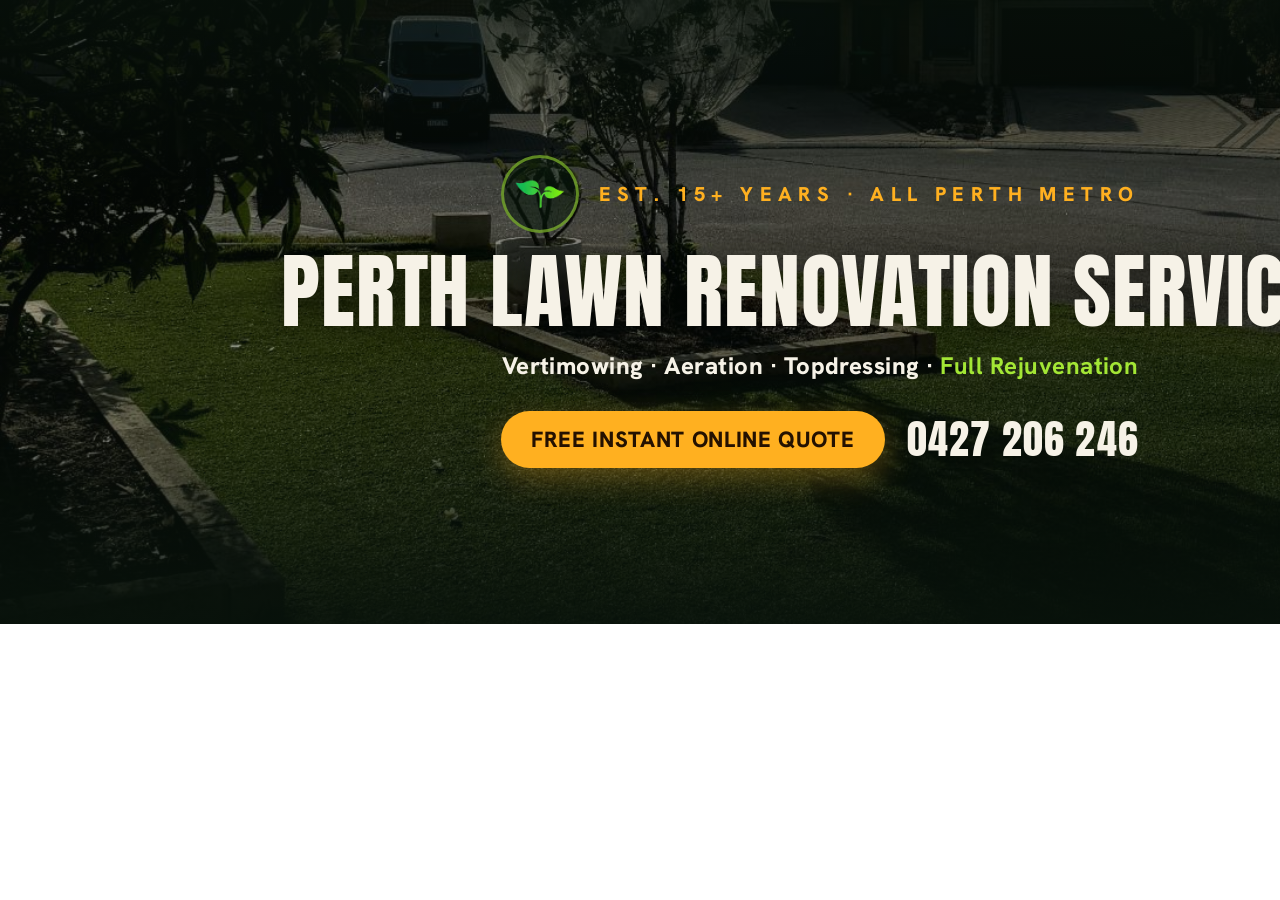
<file: marketing/fb-cover.html>
<!DOCTYPE html>
<html lang="en">
<head>
<meta charset="utf-8">
<link href="https://fonts.googleapis.com/css2?family=Anton&family=Hanken+Grotesk:wght@600;700;800&display=swap" rel="stylesheet">
<style>
  :root{ --ink:#0a1a0e; --gold:#FFB020; --lime:#A3E635; --cream:#F6F2E7; }
  *{ margin:0; box-sizing:border-box; }
  html,body{ width:1640px; height:624px; overflow:hidden; }
  .cover{ position:relative; width:1640px; height:624px; font-family:'Hanken Grotesk',sans-serif; overflow:hidden; background:var(--ink); }
  .cover img.bg{ position:absolute; inset:0; width:100%; height:100%; object-fit:cover; object-position:center 60%; }
  .shade{ position:absolute; inset:0;
    background:linear-gradient(180deg, rgba(8,18,11,.78) 0%, rgba(8,18,11,.32) 34%, rgba(8,18,11,.55) 72%, rgba(8,18,11,.94) 100%); }
  /* mobile-safe zone: keep the lockup centred so FB's mobile crop keeps it */
  .content{ position:absolute; inset:0; display:flex; flex-direction:column; align-items:center; justify-content:center; text-align:center; gap:22px; padding:0 200px; }
  .brandrow{ display:flex; align-items:center; gap:20px; }
  .logo{ width:78px; height:78px; border-radius:50%; background:rgba(10,26,14,.55); border:3px solid rgba(163,230,53,.55); display:flex; align-items:center; justify-content:center; flex-shrink:0; }
  .logo img{ width:70%; height:70%; object-fit:contain; }
  .eyebrow{ font-size:20px; font-weight:800; letter-spacing:.32em; text-transform:uppercase; color:var(--gold); }
  h1{ font-family:'Anton',sans-serif; font-weight:400; text-transform:uppercase; color:var(--cream); font-size:82px; line-height:.9; letter-spacing:.01em; text-shadow:0 4px 30px rgba(0,0,0,.5); }
  .tag{ font-size:24px; font-weight:800; color:var(--cream); letter-spacing:.02em; }
  .tag b{ color:var(--lime); }
  .cta{ display:flex; align-items:center; gap:22px; margin-top:6px; }
  .pill{ background:var(--gold); color:#241100; font-weight:800; font-size:22px; text-transform:uppercase; letter-spacing:.03em; padding:14px 30px; border-radius:999px; box-shadow:0 10px 30px rgba(255,176,32,.3); }
  .phone{ font-family:'Anton',sans-serif; font-size:40px; color:var(--cream); letter-spacing:.03em; }
</style>
</head>
<body>
<div class="cover">
  <img class="bg" src="../assets/yard-after-green-opt.jpg" alt="">
  <div class="shade"></div>
  <div class="content">
    <div class="brandrow">
      <span class="logo"><img src="../assets/sprout-transparent.png" alt=""></span>
      <span class="eyebrow">Est. 15+ Years · All Perth Metro</span>
    </div>
    <h1>Perth Lawn Renovation Services</h1>
    <div class="tag">Vertimowing · Aeration · Topdressing · <b>Full Rejuvenation</b></div>
    <div class="cta">
      <span class="pill">Free Instant Online Quote</span>
      <span class="phone">0427 206 246</span>
    </div>
  </div>
</div>
</body>
</html>
</file>
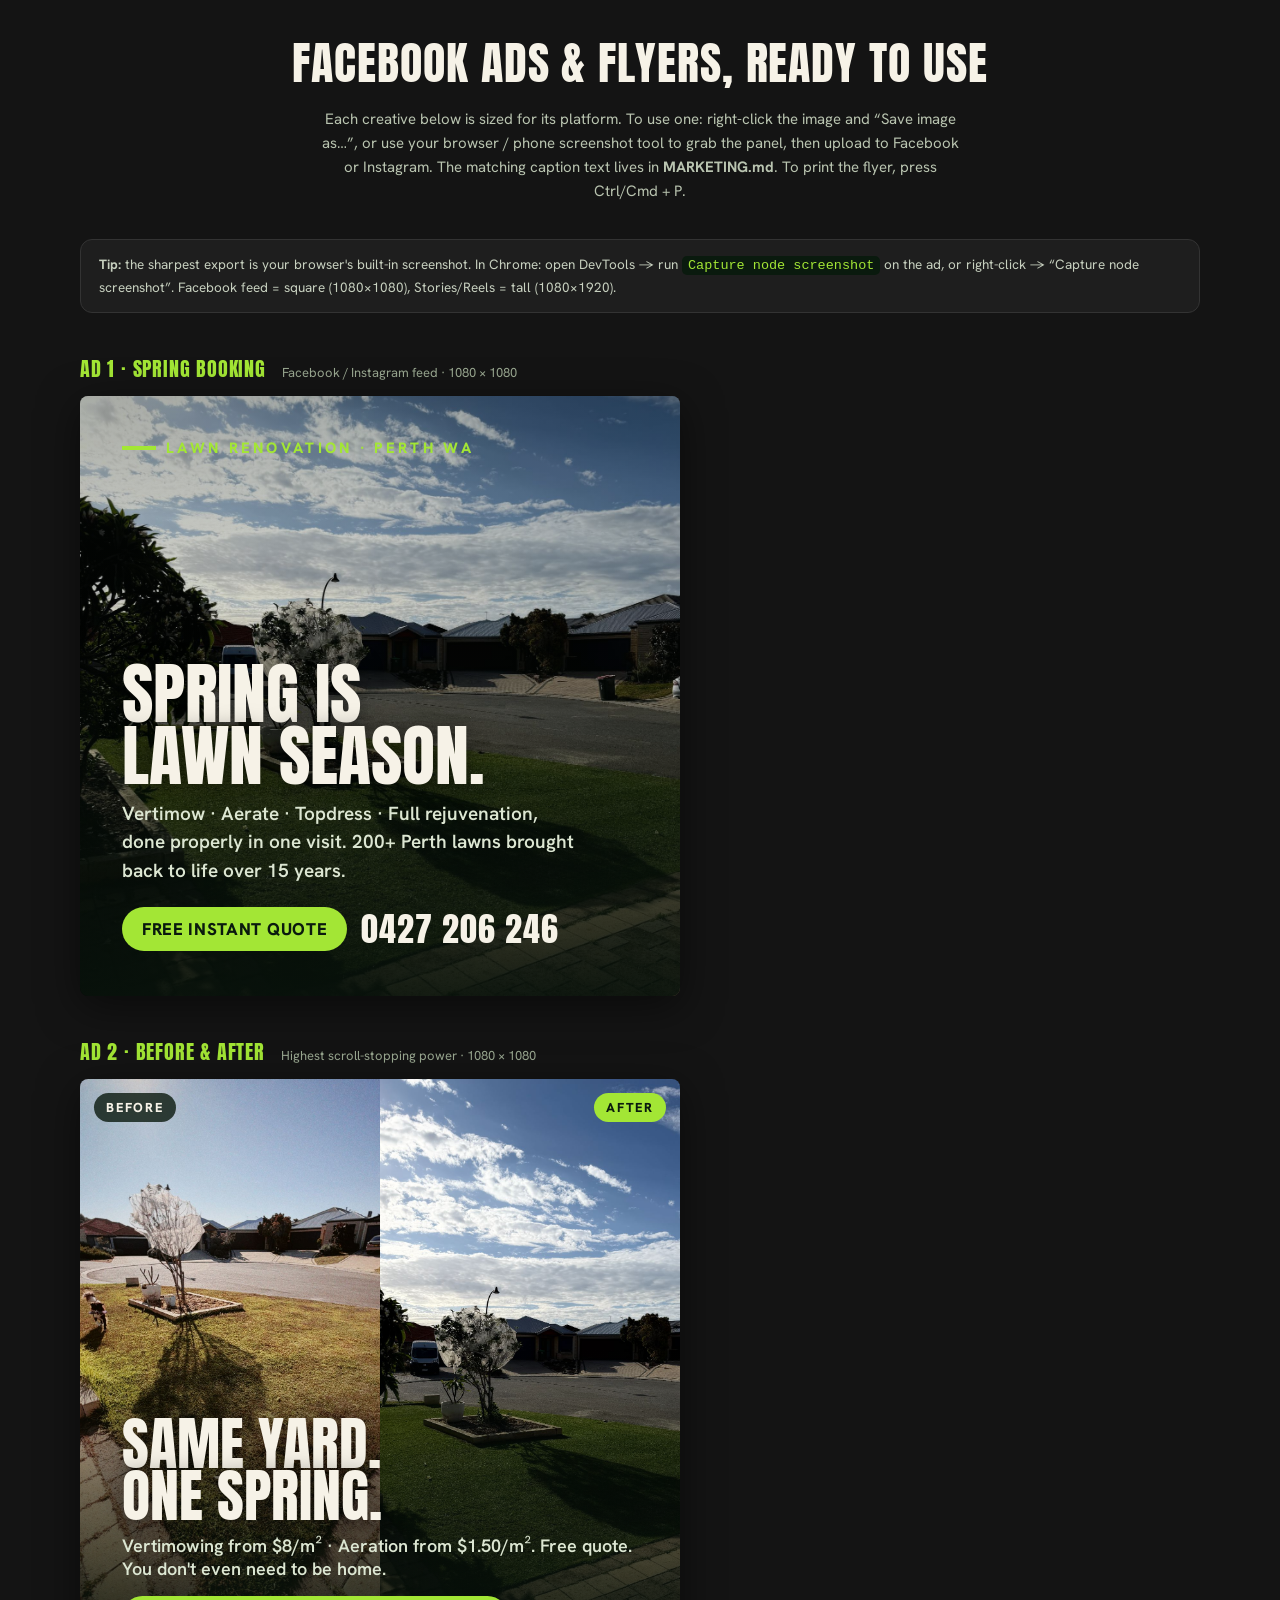
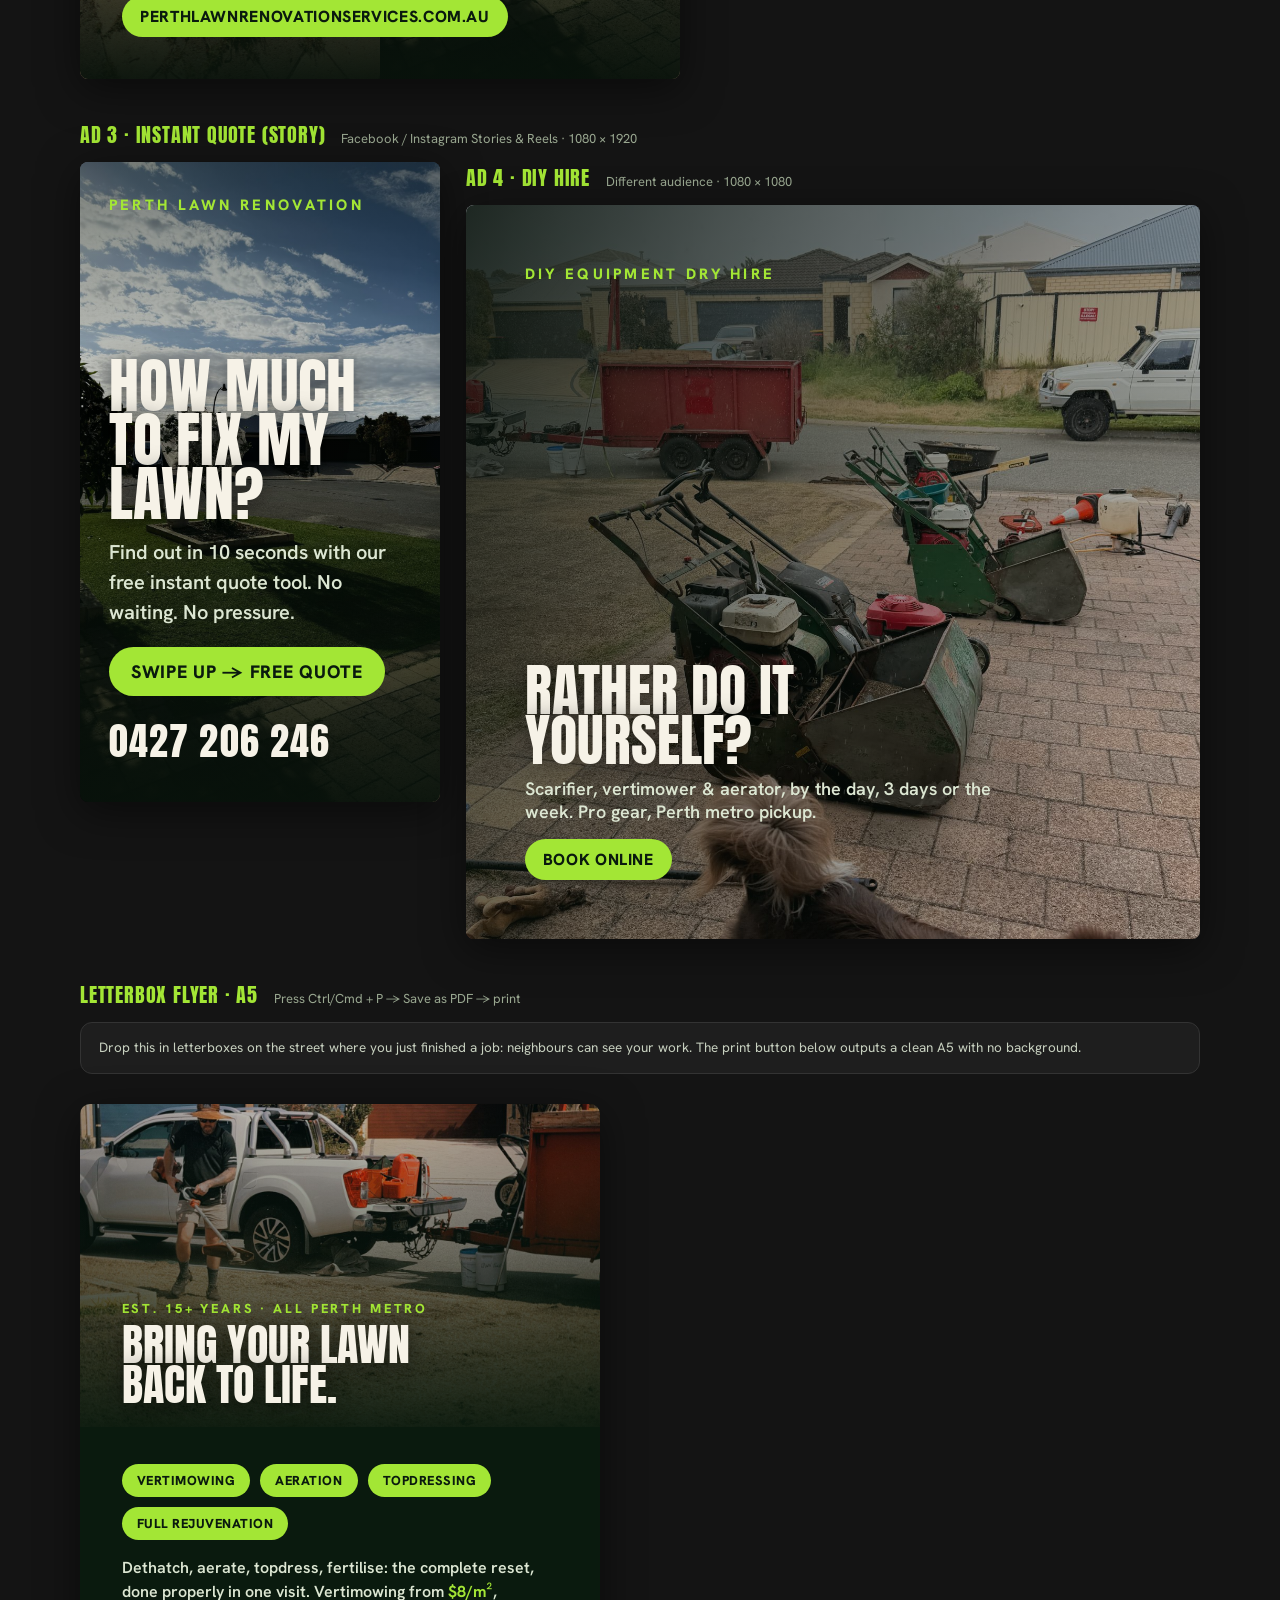
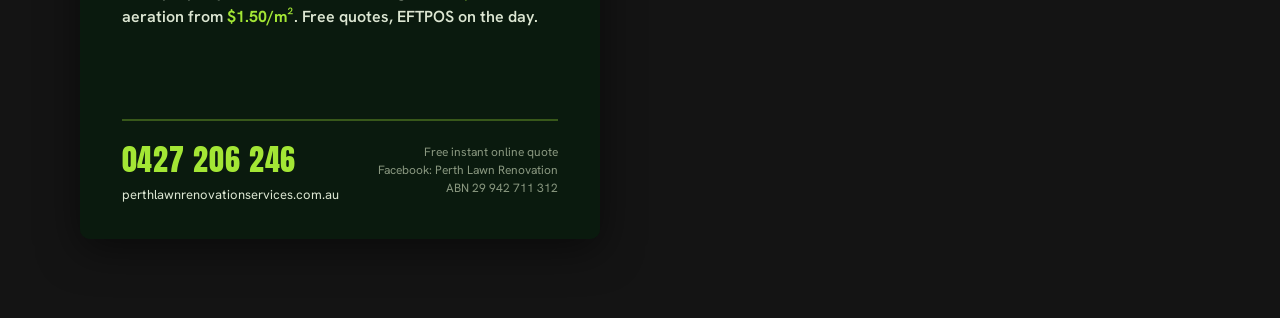
<file: marketing/flyers.html>
<!DOCTYPE html>
<html lang="en">
<head>
<meta charset="utf-8">
<meta name="viewport" content="width=device-width, initial-scale=1">
<title>Perth Lawn Renovation: Facebook Ads & Flyers</title>
<link rel="preconnect" href="https://fonts.googleapis.com">
<link rel="preconnect" href="https://fonts.gstatic.com" crossorigin>
<link href="https://fonts.googleapis.com/css2?family=Anton&family=Hanken+Grotesk:wght@400;500;600;700;800&display=swap" rel="stylesheet">
<style>
  :root{ --ink:#0a1a0e; --deep:#0f2515; --lime:#A3E635; --cream:#F6F2E7; --soft:#DCE6D2; }
  *{ box-sizing:border-box; }
  body{ margin:0; background:#141414; color:var(--cream); font-family:'Hanken Grotesk',sans-serif; padding:28px 16px 80px; }
  .wrap{ max-width:1120px; margin:0 auto; }
  .lead{ text-align:center; margin-bottom:36px; }
  .lead h1{ font-family:'Anton',sans-serif; font-weight:400; text-transform:uppercase; letter-spacing:.02em; font-size:clamp(28px,5vw,46px); margin:0 0 10px; color:var(--cream); }
  .lead p{ color:#b9c4b0; font-size:15px; max-width:640px; margin:0 auto; line-height:1.6; }
  .cap{ display:flex; flex-wrap:wrap; gap:10px 16px; align-items:baseline; margin:40px 0 12px; }
  .cap b{ font-family:'Anton',sans-serif; font-weight:400; text-transform:uppercase; letter-spacing:.04em; font-size:20px; color:var(--lime); }
  .cap span{ font-size:13px; color:#9aa891; }
  .note{ background:#1e1e1e; border:1px solid #333; border-radius:12px; padding:14px 18px; font-size:13.5px; color:#c7d0bf; line-height:1.6; margin-bottom:26px; }
  .note code{ background:#0a1a0e; color:var(--lime); padding:2px 6px; border-radius:5px; }

  /* ── Creative frame ── */
  .ad{ position:relative; overflow:hidden; border-radius:8px; color:var(--cream); display:flex; flex-direction:column; box-shadow:0 10px 40px rgba(0,0,0,.5); }
  .square{ aspect-ratio:1/1; width:100%; max-width:600px; }
  .story{ aspect-ratio:9/16; width:100%; max-width:360px; }
  .ad img.bg{ position:absolute; inset:0; width:100%; height:100%; object-fit:cover; z-index:0; }
  .ad .shade{ position:absolute; inset:0; z-index:1; }
  .ad .content{ position:relative; z-index:2; display:flex; flex-direction:column; height:100%; }

  .eyebrow{ font-weight:800; text-transform:uppercase; letter-spacing:.22em; color:var(--lime); }
  .headline{ font-family:'Anton',sans-serif; font-weight:400; text-transform:uppercase; line-height:.9; color:var(--cream); text-shadow:0 3px 22px rgba(0,0,0,.5); }
  .pill{ display:inline-block; background:var(--lime); color:var(--ink); font-weight:800; border-radius:999px; text-transform:uppercase; letter-spacing:.04em; }
  .phone{ font-family:'Anton',sans-serif; letter-spacing:.03em; }

  /* two-panel before/after */
  .ba{ position:absolute; inset:0; display:grid; grid-template-columns:1fr 1fr; z-index:0; }
  .ba figure{ position:relative; margin:0; overflow:hidden; }
  .ba img{ width:100%; height:100%; object-fit:cover; }
  .ba .tag{ position:absolute; top:14px; left:14px; font-weight:800; text-transform:uppercase; letter-spacing:.14em; font-size:13px; padding:6px 12px; border-radius:999px; }

  .grid{ display:flex; flex-wrap:wrap; gap:26px; align-items:flex-start; }

  /* ── A5 print flyer ── */
  .flyer{ width:100%; max-width:520px; aspect-ratio:1/1.414; background:var(--ink); border-radius:10px; overflow:hidden; position:relative; box-shadow:0 10px 40px rgba(0,0,0,.5); }
  @media print{
    body{ background:#fff; padding:0; }
    .wrap>*:not(.printzone){ display:none !important; }
    .printzone{ display:block !important; }
    .flyer{ box-shadow:none; border-radius:0; max-width:none; width:100%; height:100vh; aspect-ratio:auto; }
    @page{ size:A5; margin:0; }
  }
  .printzone{ margin-top:30px; }
</style>
</head>
<body>
<div class="wrap">

  <div class="lead">
    <h1>Facebook Ads & Flyers, ready to use</h1>
    <p>Each creative below is sized for its platform. To use one: right-click the image and “Save image as…”, or use your browser / phone screenshot tool to grab the panel, then upload to Facebook or Instagram. The matching caption text lives in <b>MARKETING.md</b>. To print the flyer, press Ctrl/Cmd&nbsp;+&nbsp;P.</p>
  </div>

  <div class="note">
    <b>Tip:</b> the sharpest export is your browser's built-in screenshot. In Chrome: open DevTools → run <code>Capture node screenshot</code> on the ad, or right-click → “Capture node screenshot”. Facebook feed = square (1080×1080), Stories/Reels = tall (1080×1920).
  </div>

  <!-- AD 1: Spring booking, square -->
  <div class="cap"><b>Ad 1 · Spring booking</b><span>Facebook / Instagram feed &middot; 1080 &times; 1080</span></div>
  <div class="ad square">
    <img class="bg" src="../assets/suburb-after-opt.jpg" alt="Lush renovated Perth lawn">
    <div class="shade" style="background:linear-gradient(to bottom, rgba(8,18,11,.35) 0%, rgba(8,18,11,.15) 40%, rgba(8,18,11,.92) 100%);"></div>
    <div class="content" style="padding:7%;">
      <div style="display:flex; align-items:center; gap:10px;">
        <span style="width:34px; height:4px; background:var(--lime); display:inline-block;"></span>
        <span class="eyebrow" style="font-size:clamp(11px,2.4cqw,15px);">Lawn Renovation · Perth WA</span>
      </div>
      <div style="flex:1;"></div>
      <div class="headline" style="font-size:clamp(34px,10cqw,68px);">Spring is<br>lawn season.</div>
      <p style="font-size:clamp(14px,3cqw,19px); font-weight:600; color:var(--soft); line-height:1.5; margin:14px 0 18px; max-width:88%;">Vertimow · Aerate · Topdress · Full rejuvenation, done properly in one visit. 200+ Perth lawns brought back to life over 15 years.</p>
      <div style="display:flex; align-items:center; gap:14px; flex-wrap:wrap;">
        <span class="pill" style="font-size:clamp(13px,2.8cqw,17px); padding:11px 20px;">Free instant quote</span>
        <span class="phone" style="font-size:clamp(20px,5cqw,34px); color:var(--cream);">0427 206 246</span>
      </div>
    </div>
  </div>

  <!-- AD 2: Before / After, square -->
  <div class="cap"><b>Ad 2 · Before &amp; After</b><span>Highest scroll-stopping power &middot; 1080 &times; 1080</span></div>
  <div class="ad square">
    <div class="ba">
      <figure><img src="../assets/suburb-before-opt.jpg" alt="Tired lawn before renovation"><span class="tag" style="background:rgba(10,26,14,.8); color:var(--cream);">Before</span></figure>
      <figure><img src="../assets/suburb-after-opt.jpg" alt="Thick green lawn after renovation"><span class="tag" style="background:var(--lime); color:var(--ink); left:auto; right:14px;">After</span></figure>
    </div>
    <div class="shade" style="background:linear-gradient(to bottom, rgba(8,18,11,0) 45%, rgba(8,18,11,.5) 68%, rgba(8,18,11,.96) 100%);"></div>
    <div class="content" style="padding:7%; justify-content:flex-end;">
      <div class="headline" style="font-size:clamp(30px,9cqw,58px);">Same yard.<br>One spring.</div>
      <p style="font-size:clamp(13px,2.8cqw,18px); font-weight:600; color:var(--soft); margin:12px 0 16px;">Vertimowing from $8/m² · Aeration from $1.50/m². Free quote. You don't even need to be home.</p>
      <div style="display:flex; align-items:center; gap:12px; flex-wrap:wrap;">
        <span class="pill" style="font-size:clamp(12px,2.6cqw,16px); padding:10px 18px;">perthlawnrenovationservices.com.au</span>
      </div>
    </div>
  </div>

  <!-- Story + Equipment side by side -->
  <div class="cap"><b>Ad 3 · Instant quote (Story)</b><span>Facebook / Instagram Stories &amp; Reels &middot; 1080 &times; 1920</span></div>
  <div class="grid">
    <div class="ad story">
      <img class="bg" src="../assets/yard-after-green-opt.jpg" alt="Green Perth lawn">
      <div class="shade" style="background:linear-gradient(to bottom, rgba(8,18,11,.55) 0%, rgba(8,18,11,.2) 38%, rgba(8,18,11,.95) 100%);"></div>
      <div class="content" style="padding:9% 8%;">
        <div class="eyebrow" style="font-size:clamp(11px,3.4cqw,15px);">Perth Lawn Renovation</div>
        <div style="flex:1;"></div>
        <div class="headline" style="font-size:clamp(36px,12cqw,60px);">How much to fix my lawn?</div>
        <p style="font-size:clamp(14px,4cqw,20px); font-weight:600; color:var(--soft); line-height:1.5; margin:16px 0 20px;">Find out in 10 seconds with our free instant quote tool. No waiting. No pressure.</p>
        <span class="pill" style="font-size:clamp(14px,4cqw,18px); padding:13px 22px; align-self:flex-start;">Swipe up → free quote</span>
        <div class="phone" style="font-size:clamp(24px,7cqw,38px); margin-top:16px;">0427 206 246</div>
      </div>
    </div>

    <!-- AD 4: Equipment hire, square-ish -->
    <div style="flex:1; min-width:300px;">
      <div class="cap" style="margin-top:0;"><b>Ad 4 · DIY hire</b><span>Different audience &middot; 1080 &times; 1080</span></div>
      <div class="ad square" style="max-width:none;">
        <img class="bg" src="../assets/gear-lineup-opt.jpg" alt="Lawn renovation equipment for hire">
        <div class="shade" style="background:linear-gradient(120deg, rgba(8,18,11,.9) 0%, rgba(8,18,11,.45) 55%, rgba(8,18,11,.2) 100%);"></div>
        <div class="content" style="padding:8%;">
          <div class="eyebrow" style="font-size:clamp(11px,2.6cqw,15px);">DIY Equipment Dry Hire</div>
          <div style="flex:1;"></div>
          <div class="headline" style="font-size:clamp(30px,9cqw,56px);">Rather do it<br>yourself?</div>
          <p style="font-size:clamp(13px,2.8cqw,18px); font-weight:600; color:var(--soft); margin:12px 0 16px; max-width:80%;">Scarifier, vertimower &amp; aerator, by the day, 3 days or the week. Pro gear, Perth metro pickup.</p>
          <span class="pill" style="font-size:clamp(12px,2.6cqw,16px); padding:10px 18px; align-self:flex-start;">Book online</span>
        </div>
      </div>
    </div>
  </div>

  <!-- ── A5 PRINT FLYER ── -->
  <div class="cap"><b>Letterbox flyer · A5</b><span>Press Ctrl/Cmd + P → Save as PDF → print</span></div>
  <div class="note printzone-hint">Drop this in letterboxes on the street where you just finished a job: neighbours can see your work. The print button below outputs a clean A5 with no background.</div>

  <div class="printzone">
  <div class="flyer">
    <div style="position:relative; height:44%; overflow:hidden;">
      <img src="../assets/action-shot-opt.jpg" alt="Perth Lawn Renovation at work" style="width:100%; height:100%; object-fit:cover;">
      <div style="position:absolute; inset:0; background:linear-gradient(to bottom, rgba(8,18,11,.15), rgba(10,26,14,.95));"></div>
      <div style="position:absolute; left:8%; bottom:7%;">
        <div class="eyebrow" style="font-size:13px;">Est. 15+ Years · All Perth Metro</div>
        <div class="headline" style="font-size:44px; margin-top:8px;">Bring your lawn<br>back to life.</div>
      </div>
    </div>
    <div style="height:56%; background:var(--ink); padding:7% 8%; display:flex; flex-direction:column;">
      <div style="display:flex; gap:10px; flex-wrap:wrap; margin-bottom:16px;">
        <span class="pill" style="font-size:13px; padding:8px 15px;">Vertimowing</span>
        <span class="pill" style="font-size:13px; padding:8px 15px;">Aeration</span>
        <span class="pill" style="font-size:13px; padding:8px 15px;">Topdressing</span>
        <span class="pill" style="font-size:13px; padding:8px 15px;">Full Rejuvenation</span>
      </div>
      <p style="font-size:16px; font-weight:600; color:var(--soft); line-height:1.55; margin:0 0 auto;">Dethatch, aerate, topdress, fertilise: the complete reset, done properly in one visit. Vertimowing from <b style="color:var(--lime);">$8/m²</b>, aeration from <b style="color:var(--lime);">$1.50/m²</b>. Free quotes, EFTPOS on the day.</p>
      <div style="border-top:2px solid rgba(163,230,53,.3); margin-top:18px; padding-top:16px; display:flex; align-items:center; justify-content:space-between; gap:14px; flex-wrap:wrap;">
        <div>
          <div class="phone" style="font-size:30px; color:var(--lime);">0427 206 246</div>
          <div style="font-size:13px; color:var(--soft); margin-top:4px;">perthlawnrenovationservices.com.au</div>
        </div>
        <div style="text-align:right; font-size:12px; color:#8a9880; line-height:1.5;">Free instant online quote<br>Facebook: Perth Lawn Renovation<br>ABN 29 942 711 312</div>
      </div>
    </div>
  </div>
  </div>

</div>
</body>
</html>
</file>
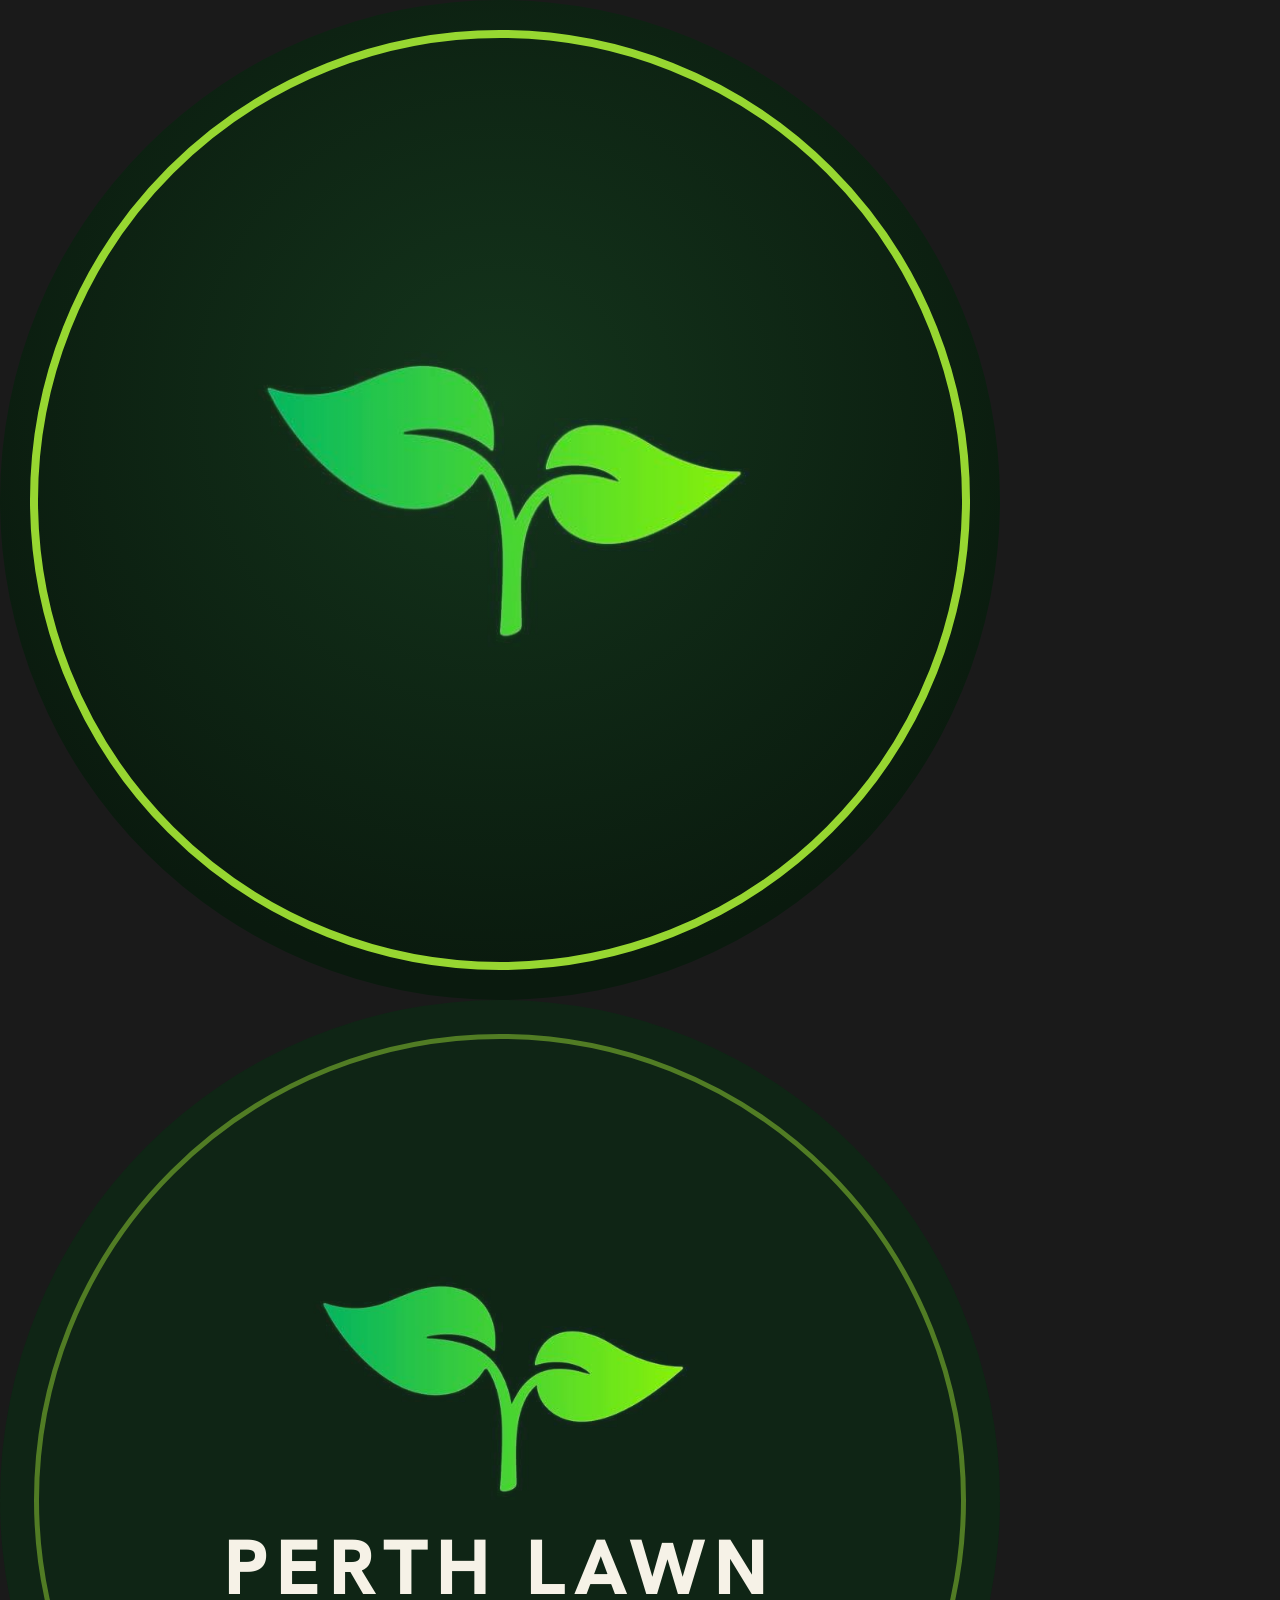
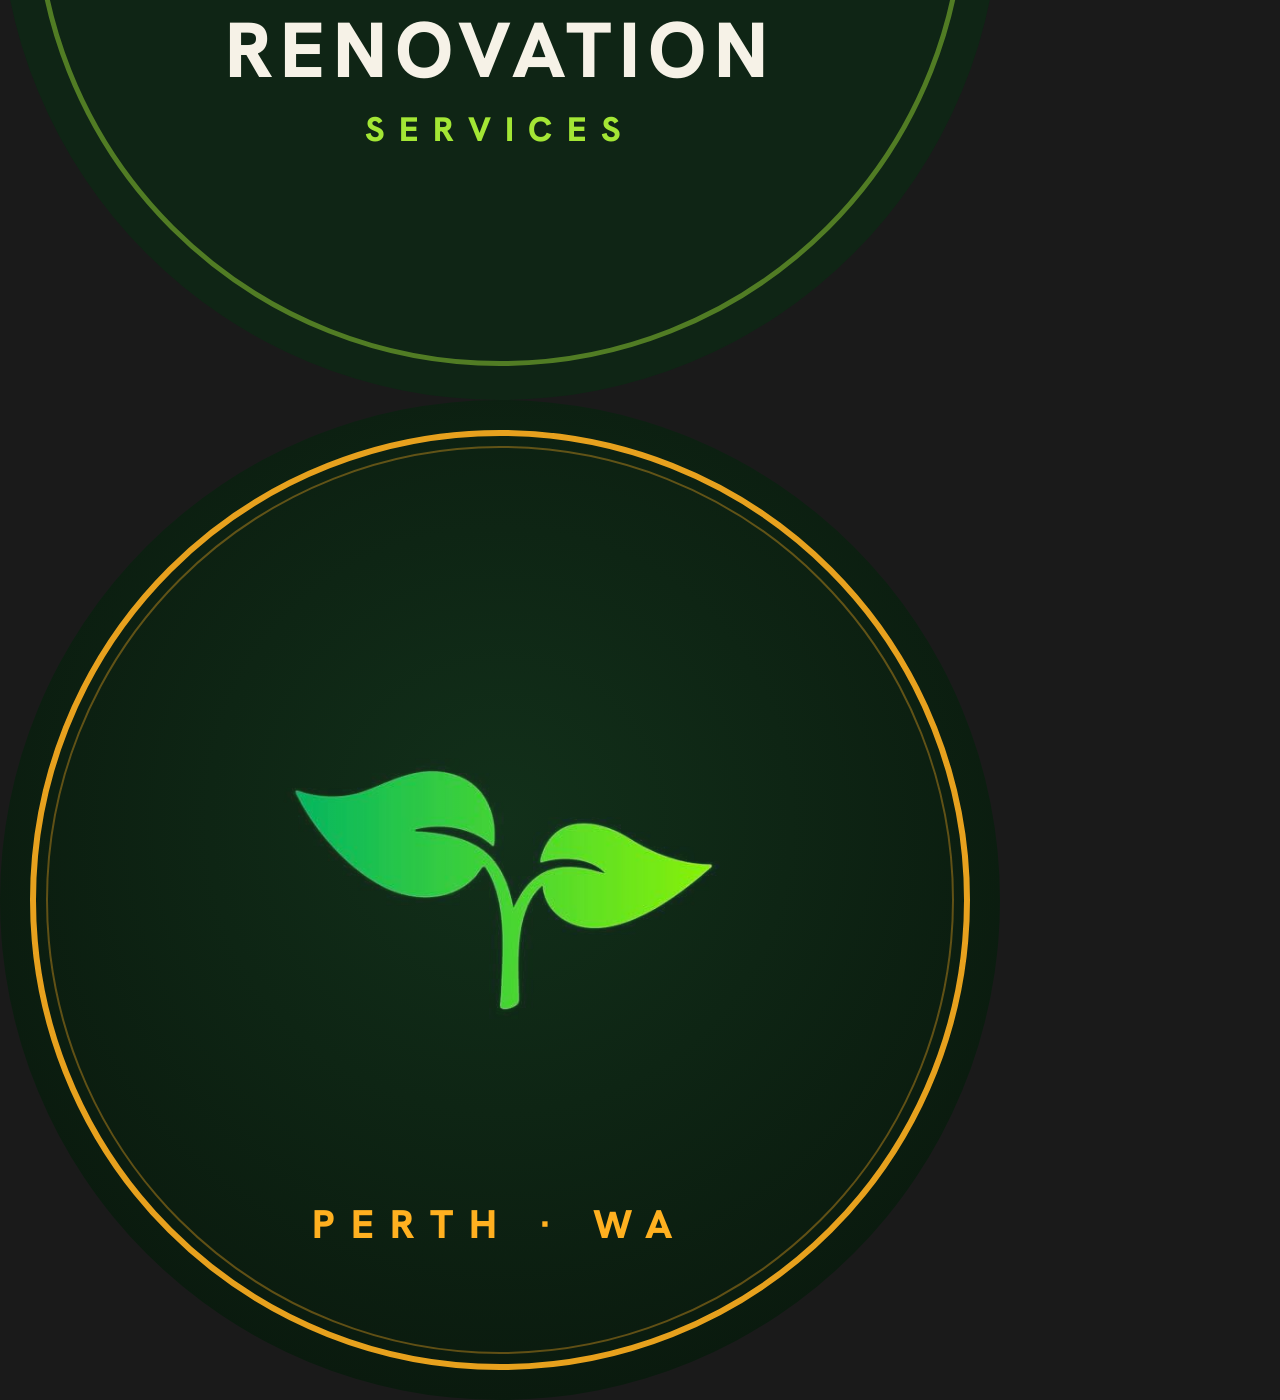
<file: marketing/logo-v2.html>
<!DOCTYPE html>
<html lang="en">
<head>
<meta charset="utf-8">
<link href="https://fonts.googleapis.com/css2?family=Anton&family=Hanken+Grotesk:wght@600;700;800&display=swap" rel="stylesheet">
<style>
  :root{ --ink:#0a1a0e; --deep:#0f2515; --lime:#A3E635; --gold:#FFB020; --cream:#F6F2E7; }
  *{ margin:0; box-sizing:border-box; }
  body{ background:#1a1a1a; }
  .stage{ width:1000px; height:1000px; }
  .logo{ width:1000px; height:1000px; border-radius:50%; position:relative; overflow:hidden;
         display:flex; flex-direction:column; align-items:center; justify-content:center; font-family:'Hanken Grotesk',sans-serif; }
  .ring{ position:absolute; border-radius:50%; }
  .sprout{ display:block; object-fit:contain; }
  .word{ text-align:center; text-transform:uppercase; }
</style>
</head>
<body>

<!-- A: pure mark, lime ring -->
<div class="stage"><div class="logo" id="A" style="background:radial-gradient(circle at 50% 40%, #14351c, #0a1a0e 74%);">
  <div class="ring" style="inset:30px; border:8px solid var(--lime); opacity:.92;"></div>
  <img class="sprout" src="../assets/sprout-transparent.png" style="width:50%; margin-top:-10px;">
</div></div>

<!-- B: mark + clean stacked wordmark -->
<div class="stage"><div class="logo" id="B" style="background:#0f2515;">
  <div class="ring" style="inset:34px; border:5px solid rgba(163,230,53,.45);"></div>
  <img class="sprout" src="../assets/sprout-transparent.png" style="width:38%; margin-top:20px;">
  <div class="word" style="margin-top:26px; color:var(--cream); font-weight:800; font-size:78px; line-height:1.06; letter-spacing:.1em;">Perth Lawn<br>Renovation</div>
  <div class="word" style="margin-top:16px; color:var(--lime); font-weight:800; font-size:34px; letter-spacing:.42em;">Services</div>
</div></div>

<!-- C: subtle gold ring + minimal location -->
<div class="stage"><div class="logo" id="C" style="background:radial-gradient(circle at 50% 42%, #12301a, #0a1a0e 76%);">
  <div class="ring" style="inset:30px; border:6px solid var(--gold); opacity:.9;"></div>
  <div class="ring" style="inset:46px; border:2px solid rgba(255,176,32,.35);"></div>
  <img class="sprout" src="../assets/sprout-transparent.png" style="width:44%; margin-top:-30px;">
  <div class="word" style="position:absolute; bottom:150px; color:var(--gold); font-weight:800; font-size:40px; letter-spacing:.4em;">Perth · WA</div>
</div></div>

</body>
</html>
</file>
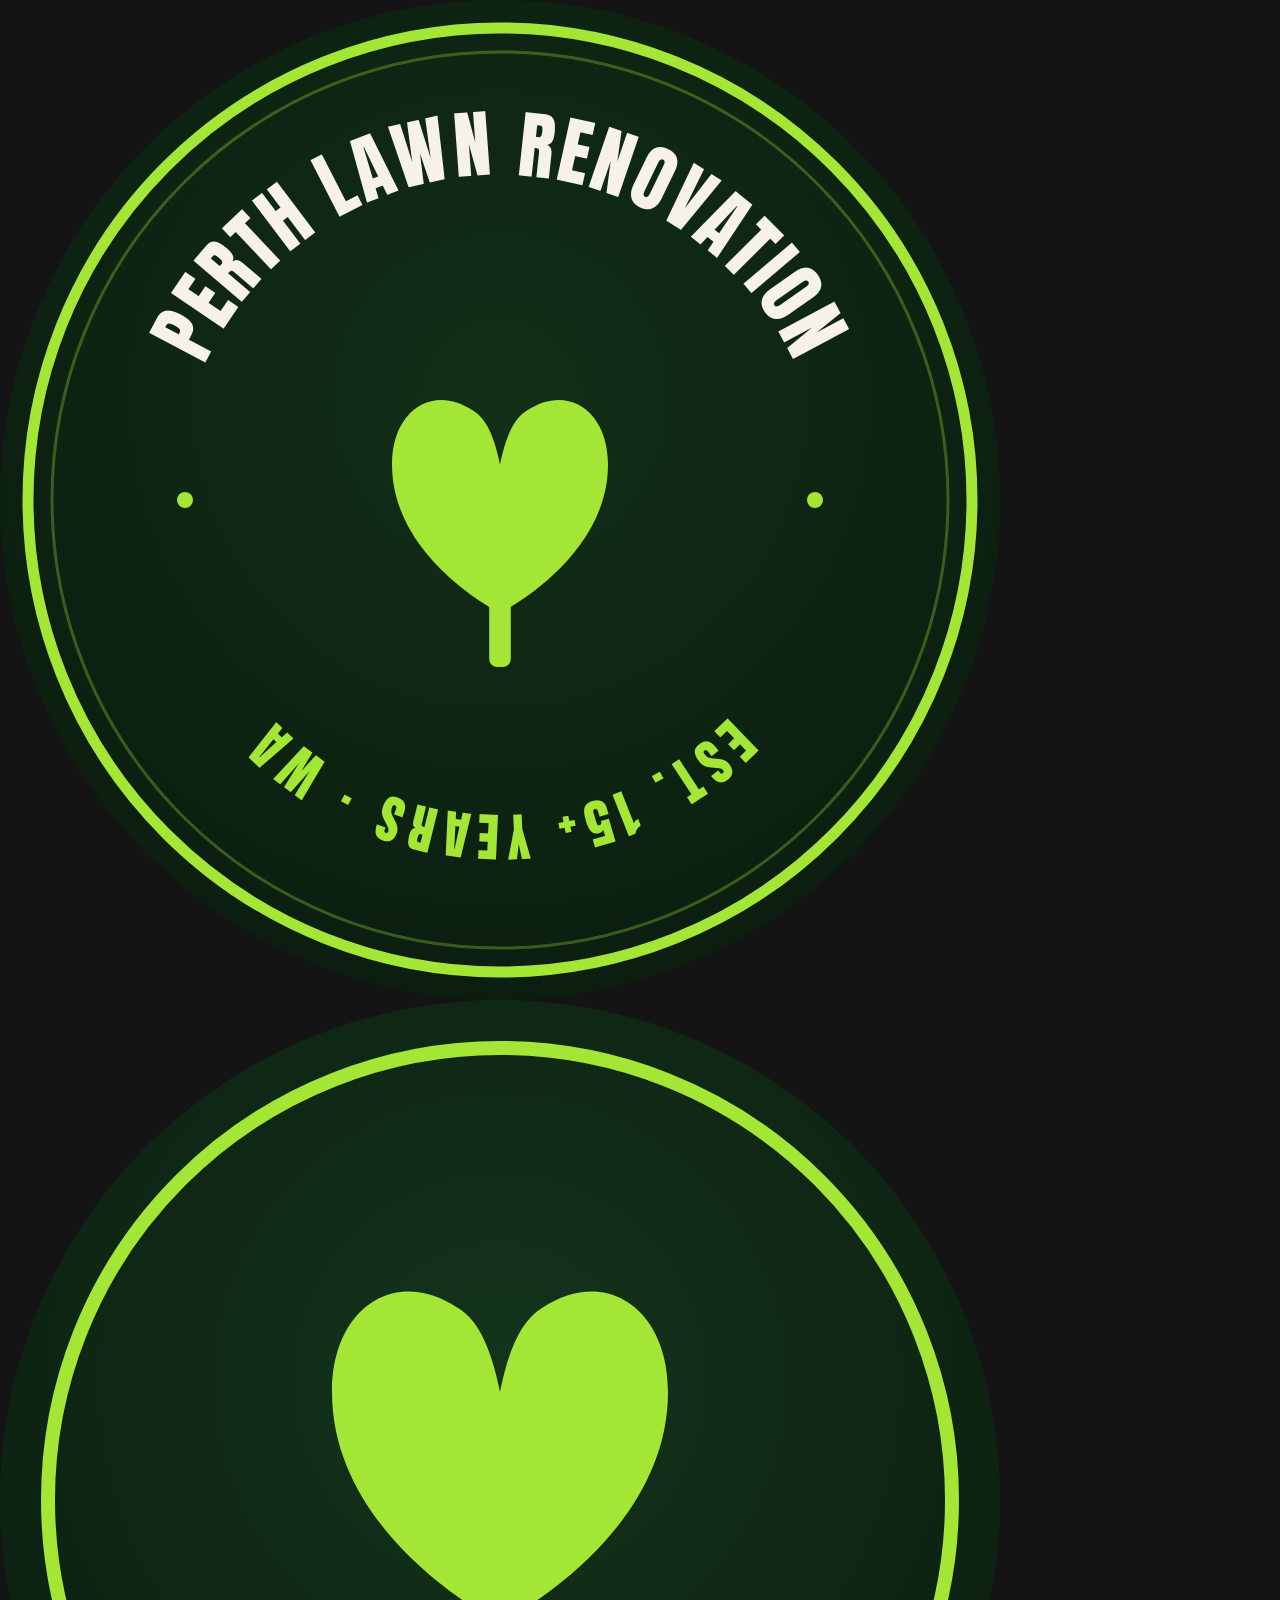
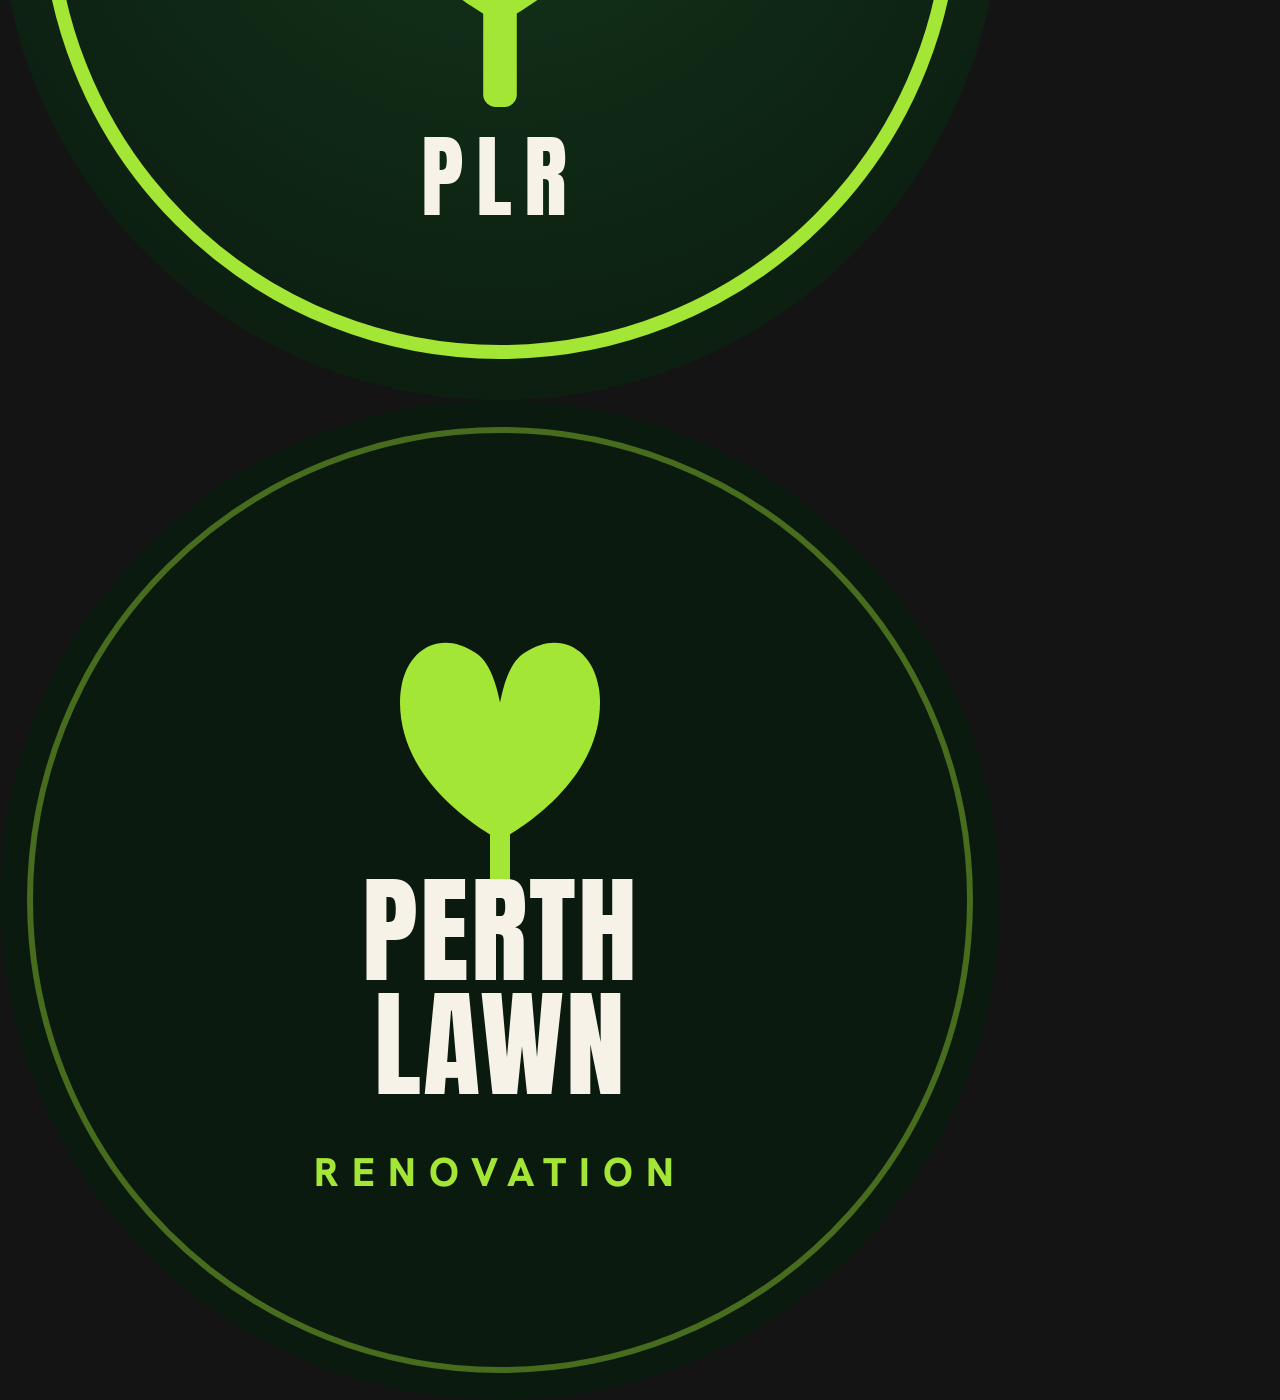
<file: marketing/logo.html>
<!DOCTYPE html>
<html lang="en">
<head>
<meta charset="utf-8">
<meta name="viewport" content="width=device-width, initial-scale=1">
<title>Perth Lawn Renovation — Logo / Profile Picture</title>
<link rel="preconnect" href="https://fonts.googleapis.com">
<link rel="preconnect" href="https://fonts.gstatic.com" crossorigin>
<link href="https://fonts.googleapis.com/css2?family=Anton&family=Hanken+Grotesk:wght@600;700;800&display=swap" rel="stylesheet">
<style>
  body{ margin:0; background:#141414; font-family:'Hanken Grotesk',sans-serif; }
  .stage{ width:1000px; height:1000px; }
  svg{ display:block; }
</style>
</head>
<body>

<!-- ══ OPTION A — Emblem badge ══ -->
<div class="stage"><svg id="A" viewBox="0 0 1000 1000" width="1000" height="1000" xmlns="http://www.w3.org/2000/svg">
  <defs>
    <radialGradient id="bgA" cx="50%" cy="40%" r="72%">
      <stop offset="0%" stop-color="#123018"/><stop offset="100%" stop-color="#0a1a0e"/>
    </radialGradient>
    <path id="topA" d="M 175 500 A 325 325 0 0 1 825 500" fill="none"/>
    <path id="botA" d="M 815 500 A 315 315 0 0 1 185 500" fill="none"/>
  </defs>
  <circle cx="500" cy="500" r="500" fill="url(#bgA)"/>
  <circle cx="500" cy="500" r="472" fill="none" stroke="#A3E635" stroke-width="11"/>
  <circle cx="500" cy="500" r="448" fill="none" stroke="rgba(163,230,53,.30)" stroke-width="3"/>
  <text fill="#F6F2E7" font-family="Anton, sans-serif" font-size="74" letter-spacing="3">
    <textPath href="#topA" startOffset="50%" text-anchor="middle">PERTH LAWN RENOVATION</textPath>
  </text>
  <text fill="#A3E635" font-family="Anton, sans-serif" font-size="52" letter-spacing="7">
    <textPath href="#botA" startOffset="50%" text-anchor="middle">EST. 15+ YEARS · WA</textPath>
  </text>
  <circle cx="185" cy="500" r="8" fill="#A3E635"/>
  <circle cx="815" cy="500" r="8" fill="#A3E635"/>
  <g transform="translate(500 505) scale(2.7) translate(-100 -100)">
    <path d="M100 140 C100 140 60 120 60 85 C60 65 75 55 90 65 C95 68 98 75 100 85 C102 75 105 68 110 65 C125 55 140 65 140 85 C140 120 100 140 100 140 Z" fill="#A3E635"/>
    <rect x="96" y="130" width="8" height="30" rx="3" fill="#A3E635"/>
  </g>
</svg></div>

<!-- ══ OPTION B — Clean icon mark ══ -->
<div class="stage"><svg id="B" viewBox="0 0 1000 1000" width="1000" height="1000" xmlns="http://www.w3.org/2000/svg">
  <defs>
    <radialGradient id="bgB" cx="50%" cy="38%" r="75%">
      <stop offset="0%" stop-color="#14351c"/><stop offset="100%" stop-color="#0a1a0e"/>
    </radialGradient>
  </defs>
  <circle cx="500" cy="500" r="500" fill="url(#bgB)"/>
  <circle cx="500" cy="500" r="452" fill="none" stroke="#A3E635" stroke-width="14"/>
  <g transform="translate(500 455) scale(4.2) translate(-100 -100)">
    <path d="M100 140 C100 140 60 120 60 85 C60 65 75 55 90 65 C95 68 98 75 100 85 C102 75 105 68 110 65 C125 55 140 65 140 85 C140 120 100 140 100 140 Z" fill="#A3E635"/>
    <rect x="96" y="130" width="8" height="30" rx="3" fill="#A3E635"/>
  </g>
  <text x="500" y="815" fill="#F6F2E7" font-family="Anton, sans-serif" font-size="90" letter-spacing="12" text-anchor="middle">PLR</text>
</svg></div>

<!-- ══ OPTION C — Stacked wordmark ══ -->
<div class="stage"><svg id="C" viewBox="0 0 1000 1000" width="1000" height="1000" xmlns="http://www.w3.org/2000/svg">
  <circle cx="500" cy="500" r="500" fill="#0a1a0e"/>
  <circle cx="500" cy="500" r="470" fill="none" stroke="rgba(163,230,53,.4)" stroke-width="6"/>
  <g transform="translate(500 340) scale(2.5) translate(-100 -100)">
    <path d="M100 140 C100 140 60 120 60 85 C60 65 75 55 90 65 C95 68 98 75 100 85 C102 75 105 68 110 65 C125 55 140 65 140 85 C140 120 100 140 100 140 Z" fill="#A3E635"/>
    <rect x="96" y="130" width="8" height="30" rx="3" fill="#A3E635"/>
  </g>
  <text x="500" y="580" fill="#F6F2E7" font-family="Anton, sans-serif" font-size="118" letter-spacing="2" text-anchor="middle">PERTH</text>
  <text x="500" y="694" fill="#F6F2E7" font-family="Anton, sans-serif" font-size="118" letter-spacing="2" text-anchor="middle">LAWN</text>
  <text x="500" y="786" fill="#A3E635" font-family="Hanken Grotesk, sans-serif" font-weight="800" font-size="40" letter-spacing="13" text-anchor="middle">RENOVATION</text>
</svg></div>

</body>
</html>
</file>
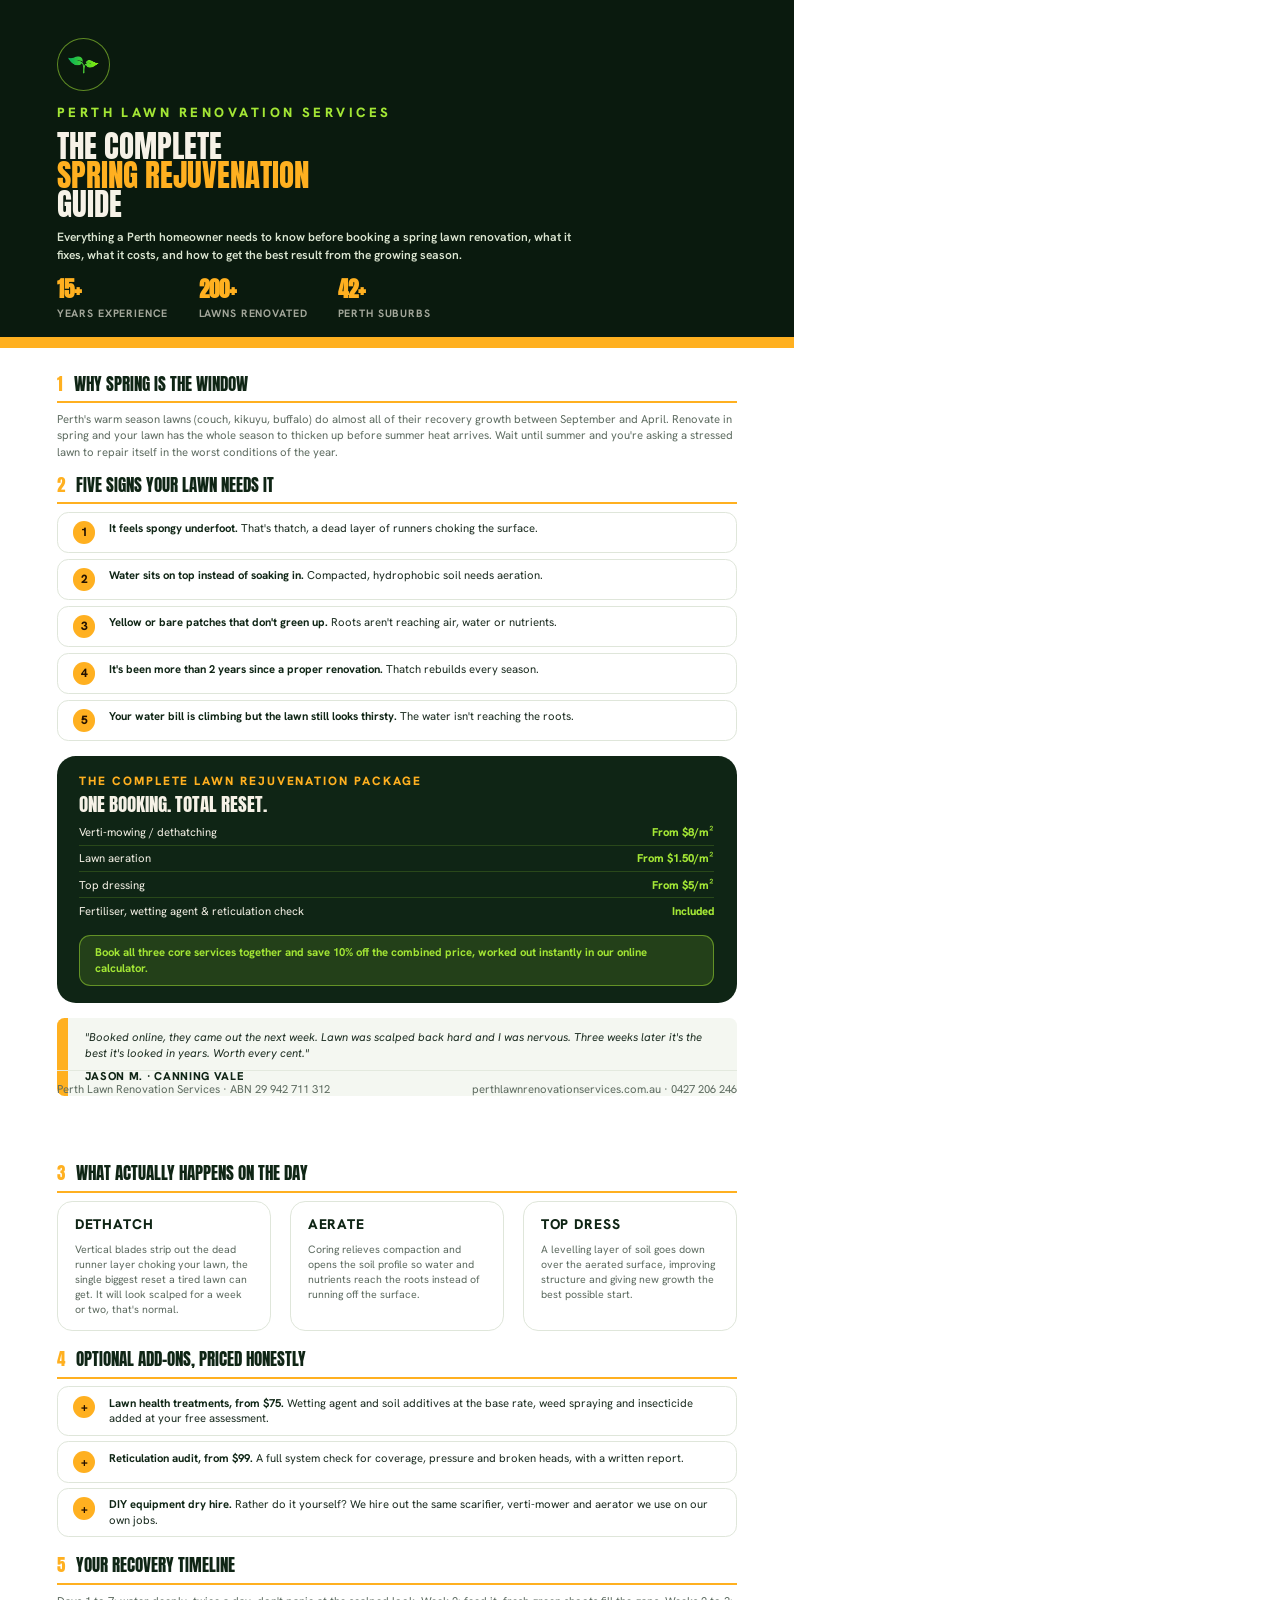
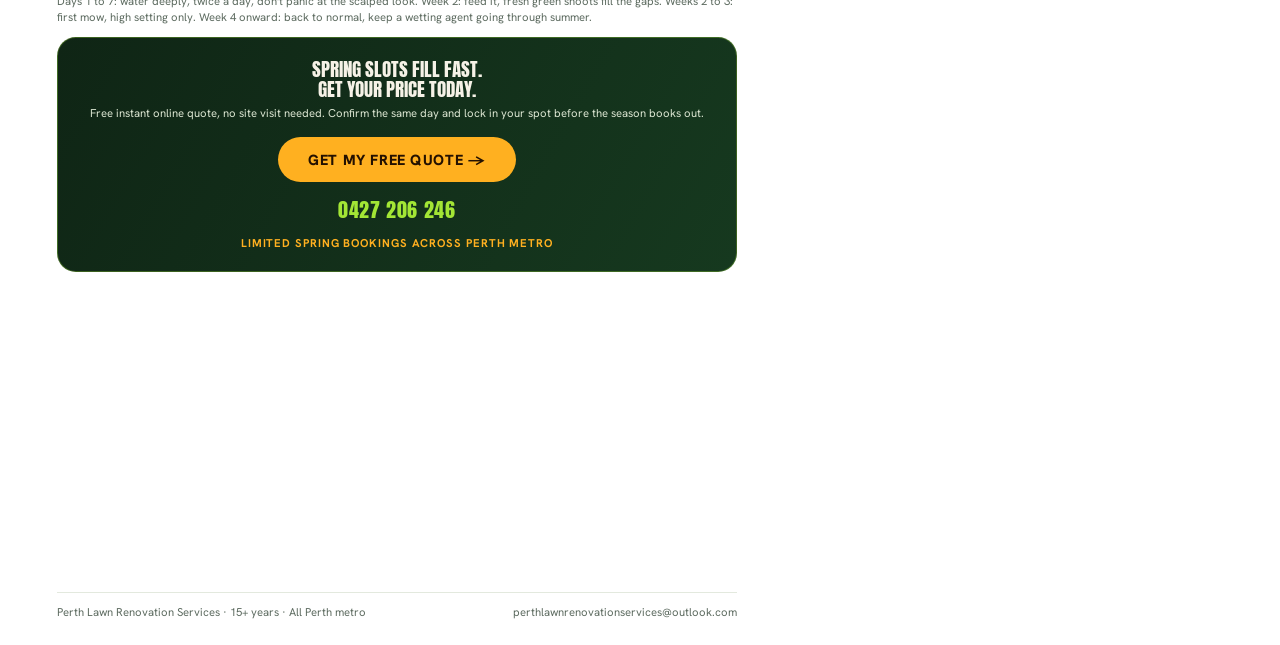
<file: marketing/spring-guide-pdf.html>
<!DOCTYPE html>
<html lang="en">
<head>
<meta charset="utf-8">
<title>The Complete Spring Lawn Rejuvenation Guide - Perth Lawn Renovation Services</title>
<link href="https://fonts.googleapis.com/css2?family=Anton&family=Hanken+Grotesk:wght@400;500;600;700;800&display=swap" rel="stylesheet">
<style>
  @page { size:A4; margin:0; }
  :root{ --ink:#0a1a0e; --deep:#0f2515; --lime:#A3E635; --gold:#FFB020; --cream:#F6F2E7; --soft:#DCE6D2; --paper:#ffffff; --text:#1a2b1f; --muted:#5d6b60; }
  *{ margin:0; box-sizing:border-box; }
  body{ font-family:'Hanken Grotesk',sans-serif; color:var(--text); background:var(--paper); }
  .page{ width:210mm; height:297mm; overflow:hidden; padding:0 0 14mm; page-break-after:always; position:relative; }
  .page:last-child{ page-break-after:auto; }

  .hdr{ background:var(--ink); color:var(--cream); padding:10mm 15mm 7mm; position:relative; overflow:hidden; }
  .hdr .kick{ font-size:10pt; font-weight:800; letter-spacing:.26em; text-transform:uppercase; color:var(--lime); }
  .hdr h1{ font-family:'Anton',sans-serif; font-weight:400; text-transform:uppercase; font-size:23pt; line-height:.94; margin-top:3mm; }
  .hdr h1 em{ font-style:normal; color:var(--gold); }
  .hdr p{ margin-top:2.5mm; font-size:9pt; font-weight:600; color:var(--soft); max-width:140mm; line-height:1.5; }
  .hdr .logowrap{ width:14mm; height:14mm; border-radius:50%; background:rgba(10,26,14,.6); border:1.2px solid rgba(163,230,53,.55); display:flex; align-items:center; justify-content:center; margin-bottom:3.5mm; }
  .hdr .logowrap img{ width:62%; height:62%; object-fit:contain; }
  .hdr .strip{ position:absolute; left:0; right:0; bottom:0; height:3mm; background:var(--gold); }
  .stats{ display:flex; gap:8mm; margin-top:4mm; }
  .stats .s b{ display:block; font-family:'Anton',sans-serif; font-size:16pt; color:var(--gold); line-height:1; }
  .stats .s span{ font-size:8pt; font-weight:700; letter-spacing:.08em; text-transform:uppercase; color:rgba(246,242,231,.65); }

  .body{ padding:6mm 15mm 0; }
  h2{ font-family:'Anton',sans-serif; font-weight:400; text-transform:uppercase; font-size:12.5pt; color:var(--deep); margin-bottom:2mm; padding-bottom:1.5mm; border-bottom:2px solid var(--gold); }
  h2 .n{ color:var(--gold); margin-right:3mm; }
  .lead{ font-size:8.5pt; color:var(--muted); line-height:1.45; margin-bottom:3mm; }

  .signs{ display:flex; flex-direction:column; gap:1.5mm; margin-bottom:4mm; }
  .signs .row{ display:flex; align-items:flex-start; gap:3.5mm; border:1.5px solid #dfe6da; border-radius:3mm; padding:2.2mm 4mm; }
  .signs .row .ico{ flex:0 0 auto; width:6mm; height:6mm; border-radius:50%; background:var(--gold); color:#241100; font-weight:800; font-size:9pt; display:flex; align-items:center; justify-content:center; }
  .signs .row .txt{ font-size:8.5pt; line-height:1.35; }
  .signs .row .txt b{ color:var(--deep); }

  .pkg{ background:var(--deep); color:var(--cream); border-radius:5mm; padding:4.5mm 6mm; margin-bottom:4mm; }
  .pkg .tag{ font-size:9pt; font-weight:800; letter-spacing:.16em; text-transform:uppercase; color:var(--gold); }
  .pkg .t{ font-family:'Anton',sans-serif; text-transform:uppercase; font-size:14pt; margin-top:1.5mm; line-height:1.02; }
  .pkg .rows{ display:flex; flex-direction:column; gap:1.5mm; margin-top:3mm; }
  .pkg .r{ display:flex; justify-content:space-between; align-items:baseline; font-size:8.5pt; border-bottom:1px solid rgba(163,230,53,.18); padding-bottom:1.5mm; }
  .pkg .r b{ color:var(--lime); font-weight:800; }
  .pkg .save{ margin-top:3mm; background:rgba(163,230,53,.14); border:1.5px solid rgba(163,230,53,.5); border-radius:3mm; padding:2.5mm 4mm; font-size:8.5pt; font-weight:700; color:var(--lime); line-height:1.35; }

  .cols{ display:flex; gap:5mm; margin-bottom:4mm; }
  .card{ flex:1; border:1.5px solid #dfe6da; border-radius:4mm; padding:3.5mm 4.5mm; }
  .card h3{ font-size:10.5pt; font-weight:800; text-transform:uppercase; letter-spacing:.06em; color:var(--deep); margin-bottom:2.5mm; }
  .card p{ font-size:8pt; line-height:1.4; color:var(--muted); }

  .quote{ background:#f4f7f1; border-left:3mm solid var(--gold); border-radius:2mm; padding:3mm 4.5mm; font-size:8.5pt; line-height:1.4; font-style:italic; color:var(--text); margin-bottom:3mm; }
  .quote b{ display:block; font-style:normal; font-size:8.5pt; font-weight:800; text-transform:uppercase; letter-spacing:.06em; color:var(--deep); margin-top:2mm; }

  .cta{ background:linear-gradient(120deg,#0f2515,#16391f); color:var(--cream); border-radius:5mm; padding:5.5mm 7mm; text-align:center; margin-bottom:18mm; border:1.5px solid rgba(163,230,53,.3); }
  .cta .t{ font-family:'Anton',sans-serif; text-transform:uppercase; font-size:14.5pt; line-height:1.03; }
  .cta p{ font-size:8.5pt; color:var(--soft); margin-top:2mm; line-height:1.4; }
  .cta .btn{ display:inline-block; margin-top:4mm; background:var(--gold); color:#241100; font-weight:800; font-size:11pt; padding:3.5mm 8mm; border-radius:99mm; text-transform:uppercase; letter-spacing:.04em; text-decoration:none; }
  .cta .ph{ font-family:'Anton',sans-serif; font-size:15pt; color:var(--lime); margin-top:3mm; letter-spacing:.03em; }
  .cta .urgent{ margin-top:3mm; font-size:8.5pt; font-weight:700; color:var(--gold); text-transform:uppercase; letter-spacing:.08em; }

  .foot{ position:absolute; left:15mm; right:15mm; bottom:7mm; display:flex; justify-content:space-between; font-size:8.5pt; color:var(--muted); border-top:1px solid #e3e9de; padding-top:3mm; }
</style>
</head>
<body>

<!-- ============ PAGE 1 ============ -->
<div class="page">
  <div class="hdr">
    <div class="logowrap"><img src="../assets/sprout-transparent.png" alt="Perth Lawn Renovation Services logo"></div>
    <div class="kick">Perth Lawn Renovation Services</div>
    <h1>The complete<br><em>spring rejuvenation</em><br>guide</h1>
    <p>Everything a Perth homeowner needs to know before booking a spring lawn renovation, what it fixes, what it costs, and how to get the best result from the growing season.</p>
    <div class="stats">
      <div class="s"><b>15+</b><span>Years Experience</span></div>
      <div class="s"><b>200+</b><span>Lawns Renovated</span></div>
      <div class="s"><b>42+</b><span>Perth Suburbs</span></div>
    </div>
    <div class="strip"></div>
  </div>

  <div class="body">
    <h2><span class="n">1</span>Why spring is the window</h2>
    <p class="lead">Perth's warm season lawns (couch, kikuyu, buffalo) do almost all of their recovery growth between September and April. Renovate in spring and your lawn has the whole season to thicken up before summer heat arrives. Wait until summer and you're asking a stressed lawn to repair itself in the worst conditions of the year.</p>

    <h2><span class="n">2</span>Five signs your lawn needs it</h2>
    <div class="signs">
      <div class="row"><span class="ico">1</span><span class="txt"><b>It feels spongy underfoot.</b> That's thatch, a dead layer of runners choking the surface.</span></div>
      <div class="row"><span class="ico">2</span><span class="txt"><b>Water sits on top instead of soaking in.</b> Compacted, hydrophobic soil needs aeration.</span></div>
      <div class="row"><span class="ico">3</span><span class="txt"><b>Yellow or bare patches that don't green up.</b> Roots aren't reaching air, water or nutrients.</span></div>
      <div class="row"><span class="ico">4</span><span class="txt"><b>It's been more than 2 years since a proper renovation.</b> Thatch rebuilds every season.</span></div>
      <div class="row"><span class="ico">5</span><span class="txt"><b>Your water bill is climbing but the lawn still looks thirsty.</b> The water isn't reaching the roots.</span></div>
    </div>

    <div class="pkg">
      <div class="tag">The Complete Lawn Rejuvenation Package</div>
      <div class="t">One booking. Total reset.</div>
      <div class="rows">
        <div class="r"><span>Verti-mowing / dethatching</span><b>From $8/m²</b></div>
        <div class="r"><span>Lawn aeration</span><b>From $1.50/m²</b></div>
        <div class="r"><span>Top dressing</span><b>From $5/m²</b></div>
        <div class="r" style="border-bottom:none;"><span>Fertiliser, wetting agent &amp; reticulation check</span><b>Included</b></div>
      </div>
      <div class="save">Book all three core services together and save 10% off the combined price, worked out instantly in our online calculator.</div>
    </div>

    <div class="quote">"Booked online, they came out the next week. Lawn was scalped back hard and I was nervous. Three weeks later it's the best it's looked in years. Worth every cent."<b>Jason M. · Canning Vale</b></div>
  </div>

  <div class="foot">
    <span>Perth Lawn Renovation Services · ABN 29 942 711 312</span>
    <span>perthlawnrenovationservices.com.au · 0427 206 246</span>
  </div>
</div>

<!-- ============ PAGE 2 ============ -->
<div class="page">
  <div class="body" style="padding-top:10mm;">
    <h2><span class="n">3</span>What actually happens on the day</h2>
    <div class="cols">
      <div class="card">
        <h3>Dethatch</h3>
        <p>Vertical blades strip out the dead runner layer choking your lawn, the single biggest reset a tired lawn can get. It will look scalped for a week or two, that's normal.</p>
      </div>
      <div class="card">
        <h3>Aerate</h3>
        <p>Coring relieves compaction and opens the soil profile so water and nutrients reach the roots instead of running off the surface.</p>
      </div>
      <div class="card">
        <h3>Top dress</h3>
        <p>A levelling layer of soil goes down over the aerated surface, improving structure and giving new growth the best possible start.</p>
      </div>
    </div>

    <h2><span class="n">4</span>Optional add-ons, priced honestly</h2>
    <div class="signs">
      <div class="row"><span class="ico">+</span><span class="txt"><b>Lawn health treatments, from $75.</b> Wetting agent and soil additives at the base rate, weed spraying and insecticide added at your free assessment.</span></div>
      <div class="row"><span class="ico">+</span><span class="txt"><b>Reticulation audit, from $99.</b> A full system check for coverage, pressure and broken heads, with a written report.</span></div>
      <div class="row"><span class="ico">+</span><span class="txt"><b>DIY equipment dry hire.</b> Rather do it yourself? We hire out the same scarifier, verti-mower and aerator we use on our own jobs.</span></div>
    </div>

    <h2><span class="n">5</span>Your recovery timeline</h2>
    <p class="lead">Days 1 to 7: water deeply, twice a day, don't panic at the scalped look. Week 2: feed it, fresh green shoots fill the gaps. Weeks 2 to 3: first mow, high setting only. Week 4 onward: back to normal, keep a wetting agent going through summer.</p>

    <div class="cta">
      <div class="t">Spring slots fill fast.<br>Get your price today.</div>
      <p>Free instant online quote, no site visit needed. Confirm the same day and lock in your spot before the season books out.</p>
      <a class="btn" href="https://perthlawnrenovationservices.com.au/quote.html">Get My Free Quote &#8594;</a>
      <div class="ph">0427 206 246</div>
      <div class="urgent">Limited spring bookings across Perth metro</div>
    </div>
  </div>

  <div class="foot">
    <span>Perth Lawn Renovation Services · 15+ years · All Perth metro</span>
    <span>perthlawnrenovationservices@outlook.com</span>
  </div>
</div>

</body>
</html>
</file>
<file: css/site.css>
/* ============================================================
   Perth Lawn Renovation Services — shared stylesheet
   Used by every page. Tokens first, then base, components, pages.
   ============================================================ */

@font-face {
  font-family: "Anton";
  src: url("../assets/fonts/anton.woff2") format("woff2");
  font-weight: 400; font-style: normal; font-display: swap;
}
@font-face {
  font-family: "Hanken Grotesk";
  src: url("../assets/fonts/hanken-grotesk.woff2") format("woff2");
  font-weight: 100 900; font-style: normal; font-display: swap;
}

:root {
  /* colour */
  --forest: #0a1a0e;
  --pine: #0f2515;
  --pine-2: #17341f;
  --lime: #a3e635;
  --lime-press: #8fd021;
  --cream: #f6f2e7;
  --sand: #e9e1cd;
  --ink: #122015;
  --ink-soft: #445240;
  --leaf: #2b6411;            /* links and accents on light backgrounds */
  --mist: #dce6d2;            /* body text on dark backgrounds */
  --mist-soft: #a9b8a3;
  --line-dark: rgba(220, 230, 210, .16);
  --line-light: rgba(18, 32, 21, .16);
  --danger: #a3301c;

  /* type */
  --font-display: "Anton", "Arial Narrow", Impact, "Apple Color Emoji", "Segoe UI Emoji", "Noto Color Emoji", sans-serif;
  --font-body: "Hanken Grotesk", system-ui, -apple-system, "Segoe UI", Roboto, "Apple Color Emoji", "Segoe UI Emoji", "Noto Color Emoji", sans-serif;
  --t-small: .875rem;
  --t-body: 1.0625rem;
  --t-lead: clamp(1.125rem, 1rem + .5vw, 1.3125rem);
  --t-h3: clamp(1.1875rem, 1.1rem + .4vw, 1.375rem);
  --t-h2: clamp(2.25rem, 1.5rem + 3.6vw, 4rem);
  --t-h1: clamp(2.875rem, 1.6rem + 6.2vw, 6rem);

  /* space */
  --gutter: clamp(20px, 5vw, 48px);
  --section: clamp(64px, 9vw, 120px);
  --radius: 14px;
  --ease: cubic-bezier(.2, .7, .2, 1);
}

*, *::before, *::after { box-sizing: border-box; }
html { -webkit-text-size-adjust: 100%; text-size-adjust: 100%; scroll-behavior: smooth; scroll-padding-top: 96px; }
body {
  margin: 0; background: var(--cream); color: var(--ink);
  font-family: var(--font-body); font-size: var(--t-body); line-height: 1.6;
  -webkit-font-smoothing: antialiased; overflow-x: hidden;
}
img, picture { display: block; max-width: 100%; }
img { height: auto; }
h1, h2, h3, p, ul, ol, figure, blockquote { margin: 0; }
ul, ol { padding: 0; list-style: none; }
a { color: inherit; }
button, input, textarea { font: inherit; color: inherit; }
::selection { background: var(--lime); color: var(--forest); }
:focus-visible { outline: 3px solid var(--lime); outline-offset: 3px; border-radius: 4px; }
.on-light :focus-visible, .on-light:focus-visible { outline-color: var(--leaf); }

.display, .sec h2, .hero h1, .p-hero h1, .p-body h2 {
  font-family: var(--font-display); font-weight: 400; text-transform: uppercase;
  line-height: .98; letter-spacing: .005em; text-wrap: balance;
}
.sec h2 { font-size: var(--t-h2); }
.sec h3 { font-size: var(--t-h3); font-weight: 700; line-height: 1.25; }
.lead { font-size: var(--t-lead); line-height: 1.5; max-width: 38em; }

.w { width: 100%; max-width: 1180px; margin-inline: auto; padding-inline: var(--gutter); }
.sec { padding-block: var(--section); }
.sec--forest { background: var(--forest); color: var(--mist); }
.sec--pine { background: var(--pine); color: var(--mist); }
.sec--sand { background: var(--sand); }
.sec--forest h2, .sec--pine h2, .sec--forest h3, .sec--pine h3 { color: var(--cream); }
.sec__head { margin-bottom: clamp(28px, 4vw, 52px); }
.sec__head p { margin-top: 16px; }
.vh { position: absolute; width: 1px; height: 1px; overflow: hidden; clip-path: inset(50%); white-space: nowrap; }

.skip { position: fixed; left: 12px; top: -80px; z-index: 300; background: var(--lime); color: var(--forest); font-weight: 700; padding: 12px 18px; border-radius: 8px; }
.skip:focus { top: 12px; }

/* ---------- buttons and links ---------- */
.btn {
  display: inline-flex; align-items: center; justify-content: center; gap: 8px;
  min-height: 52px; padding: 12px 26px; border-radius: 999px; border: 2px solid var(--lime);
  background: var(--lime); color: var(--forest); font-weight: 800; font-size: 1.0625rem; line-height: 1.2;
  text-decoration: none; cursor: pointer; text-align: center;
  transition: background-color .18s ease, border-color .18s ease, color .18s ease, transform .12s ease;
}
.btn:hover { background: var(--lime-press); border-color: var(--lime-press); }
.btn:active { transform: translateY(2px); }
.btn--ghost { background: transparent; color: var(--cream); border-color: rgba(246, 242, 231, .55); }
.btn--ghost:hover { background: var(--cream); border-color: var(--cream); color: var(--forest); }
.btn--dark { background: var(--forest); border-color: var(--forest); color: var(--cream); }
.btn--dark:hover { background: var(--pine-2); border-color: var(--pine-2); }
.btn--line { background: transparent; color: var(--ink); border-color: var(--ink); }
.btn--line:hover { background: var(--ink); border-color: var(--ink); color: var(--cream); }
.btn--sm { min-height: 44px; padding: 8px 20px; font-size: 1rem; }
.btn[disabled] { opacity: .6; cursor: default; }
.link { font-weight: 700; text-decoration: underline; text-decoration-thickness: 2px; text-underline-offset: 4px; text-decoration-color: var(--lime); }
.on-light .link, .link--light { color: var(--ink); text-decoration-color: var(--leaf); }
.link:hover { text-decoration-color: currentColor; }

/* ---------- header ---------- */
.hdr { position: fixed; inset: 0 0 auto 0; z-index: 100; color: var(--cream); transition: background-color .25s ease, box-shadow .25s ease; }
.hdr.is-solid, .hdr.is-open, .hdr--solid { background: rgba(10, 26, 14, .97); box-shadow: 0 1px 0 var(--line-dark); }
.season { display: block; background: var(--lime); color: var(--forest); text-align: center; font-weight: 700; font-size: .9375rem; line-height: 1.3; padding: 12px 16px; min-height: 44px; text-decoration: none; }
.season[hidden] { display: none; }
.season u { text-underline-offset: 3px; }
.season .lg { display: none; }
.hdr__in { display: flex; align-items: center; gap: 14px; padding: 14px var(--gutter); transition: padding .25s ease; }
.hdr.is-solid .hdr__in { padding-block: 9px; }
.brand { display: flex; align-items: center; gap: 10px; text-decoration: none; margin-right: auto; min-height: 44px; }
.brand img { width: 44px; height: 27px; object-fit: contain; }
.brand span { font-family: var(--font-display); text-transform: uppercase; font-size: .9375rem; letter-spacing: .04em; line-height: 1.08; max-width: 12ch; }
.nav { display: none; }
.hdr__tel { display: none; font-weight: 800; text-decoration: none; }
.hdr__cta { display: none; }
.hdr__call { min-height: 44px; }
.menu-btn { min-width: 44px; min-height: 44px; padding: 0 14px; border-radius: 999px; border: 2px solid rgba(246, 242, 231, .5); background: transparent; color: var(--cream); font-weight: 700; cursor: pointer; }
.mnav { padding: 6px var(--gutter) 22px; }
.mnav[hidden] { display: none; }
.mnav a { display: flex; align-items: center; justify-content: space-between; min-height: 52px; border-top: 1px solid var(--line-dark); font-weight: 700; font-size: 1.125rem; text-decoration: none; }
.mnav a span { color: var(--lime); font-weight: 600; font-size: .9375rem; }

@media (min-width: 960px) {
  .season .sm { display: none; } .season .lg { display: inline; }
  .nav { display: flex; gap: 26px; margin-right: 10px; }
  .nav a { font-weight: 600; text-decoration: none; padding: 10px 0; border-bottom: 2px solid transparent; transition: border-color .18s ease; }
  .nav a:hover, .nav a[aria-current="page"] { border-bottom-color: var(--lime); }
  .hdr__tel, .hdr__cta { display: inline-flex; }
  .hdr__call, .menu-btn, .mnav { display: none !important; }
  .brand span { font-size: 1.1875rem; max-width: none; white-space: nowrap; }
}

/* ---------- hero (home) ---------- */
.hero { position: relative; background: var(--forest); color: var(--cream); min-height: 100svh; display: flex; align-items: flex-end; isolation: isolate; }
.hero__media { position: absolute; inset: 0; z-index: -1; }
.hero__media picture { width: 100%; height: 100%; }
.hero__media img { width: 100%; height: 100%; object-fit: cover; object-position: 50% 46%; }
.hero__media::after { content: ""; position: absolute; inset: 0; background: linear-gradient(180deg, rgba(10,26,14,.62) 0%, rgba(10,26,14,.1) 24%, rgba(10,26,14,.55) 46%, rgba(10,26,14,.94) 66%, var(--forest) 100%); }
.hero__body { padding-block: 132px 34px; width: 100%; }
.hero h1 { font-size: var(--t-h1); max-width: 9.5em; }
.hero__price { margin-top: 16px; font-size: var(--t-lead); font-weight: 700; line-height: 1.35; }
.hero__price b { color: var(--lime); font-weight: 800; }
.hero__ease { margin-top: 6px; color: var(--mist); }
.hero__cta { display: flex; flex-wrap: wrap; gap: 12px; margin-top: 22px; }
.hero__cta .btn { flex: 1 1 200px; }
.hero__say { margin-top: 22px; padding-top: 16px; border-top: 1px solid var(--line-dark); font-size: .9375rem; color: var(--mist); line-height: 1.45; max-width: 34em; }
.hero__say q { color: var(--cream); font-weight: 600; }
.stars { color: var(--lime); letter-spacing: .12em; font-size: .9375rem; }

@media (min-width: 960px) {
  .hero { align-items: center; min-height: min(100svh, 860px); }
  .hero__media { left: 46%; }
  .hero__media img { object-position: 50% 55%; }
  .hero__media::after { background: linear-gradient(90deg, var(--forest) 0%, rgba(10,26,14,.35) 22%, rgba(10,26,14,0) 50%), linear-gradient(180deg, rgba(10,26,14,.55) 0%, rgba(10,26,14,0) 22%); }
  .hero__body { padding-block: 150px 70px; }
  .hero__col { max-width: 560px; }
  .hero__cta .btn { flex: 0 0 auto; }
}

/* ---------- facts strip ---------- */
.facts { background: var(--pine); color: var(--mist); padding-block: 26px; border-top: 1px solid var(--line-dark); }
.facts ul { display: grid; grid-template-columns: repeat(2, 1fr); gap: 18px 20px; }
.facts li { font-size: .9375rem; line-height: 1.3; }
.facts b { display: block; font-family: var(--font-display); font-weight: 400; font-size: 1.75rem; line-height: 1.05; color: var(--cream); letter-spacing: .01em; text-transform: uppercase; }
@media (min-width: 760px) { .facts ul { grid-template-columns: repeat(6, auto); justify-content: space-between; } }

/* ---------- proof: before / after ---------- */
.proof__grid { display: grid; gap: 32px; align-items: center; }
.ba { position: relative; --pos: 50%; border-radius: var(--radius); overflow: hidden; aspect-ratio: 3 / 4; background: var(--pine); touch-action: pan-y; user-select: none; -webkit-user-select: none; }
.ba { max-width: 520px; }
.ba picture, .ba img { position: absolute; inset: 0; width: 100%; height: 100%; }
.ba img { object-fit: cover; }
.ba__before { clip-path: inset(0 calc(100% - var(--pos)) 0 0); }
.ba__tag { position: absolute; top: 14px; z-index: 2; background: rgba(10, 26, 14, .82); color: var(--cream); font-weight: 700; font-size: .875rem; padding: 6px 12px; border-radius: 999px; pointer-events: none; }
.ba__tag--b { left: 14px; } .ba__tag--a { right: 14px; background: var(--lime); color: var(--forest); }
.ba__line { position: absolute; top: 0; bottom: 0; left: var(--pos); width: 3px; margin-left: -1.5px; background: var(--cream); z-index: 2; pointer-events: none; }
.ba__knob { position: absolute; top: 50%; left: 50%; width: 52px; height: 52px; margin: -26px 0 0 -26px; border-radius: 50%; background: var(--cream); color: var(--forest); display: grid; place-items: center; box-shadow: 0 4px 18px rgba(0, 0, 0, .4); }
.ba__knob svg { width: 26px; height: 26px; }
.ba__range { position: absolute; inset: 0; z-index: 3; width: 100%; height: 100%; margin: 0; opacity: 0; cursor: ew-resize; -webkit-appearance: none; appearance: none; touch-action: pan-y; }
.ba__range::-webkit-slider-thumb { -webkit-appearance: none; width: 60px; height: 1000px; }
.ba__range::-moz-range-thumb { width: 60px; height: 1000px; border: 0; }
.ba:has(.ba__range:focus-visible) .ba__knob { outline: 3px solid var(--lime); outline-offset: 3px; }
.proof__note { margin-top: 14px; font-size: var(--t-small); color: var(--mist-soft); }
@media (min-width: 900px) {
  .proof__grid { grid-template-columns: 1fr minmax(0, 520px); gap: 72px; }
}

/* ---------- services + prices ---------- */
.svc { border-top: 2px solid var(--ink); }
.svc__row { display: grid; gap: 6px 28px; padding-block: 26px; border-bottom: 1px solid var(--line-light); grid-template-columns: 1fr; }
.svc__row h3 { font-size: clamp(1.3125rem, 1.15rem + .7vw, 1.625rem); }
.svc__price { font-family: var(--font-display); text-transform: uppercase; font-size: clamp(1.625rem, 1.3rem + 1.4vw, 2.25rem); line-height: 1; color: var(--ink); white-space: nowrap; }
.svc__price small { font-family: var(--font-body); text-transform: none; font-size: .9375rem; font-weight: 600; color: var(--ink-soft); white-space: normal; }
.svc__price--text { font-family: var(--font-body); font-weight: 700; font-size: 1.0625rem; text-transform: none; white-space: normal; }
.svc__row p { color: var(--ink-soft); max-width: 36em; }
.svc__row .svc__price { color: var(--ink); }
.svc__row .link { justify-self: start; margin-top: 6px; display: inline-flex; align-items: center; min-height: 44px; }
.svc__extra { display: grid; gap: 22px; margin-top: 34px; }
.svc__extra h3 { font-size: 1.125rem; }
.svc__extra p { color: var(--ink-soft); font-size: 1rem; }
@media (min-width: 820px) {
  .svc__row { grid-template-columns: minmax(0, 1.5fr) minmax(0, 1fr); align-items: start; }
  .svc__row h3, .svc__row p, .svc__row .link { grid-column: 1; }
  .svc__row .svc__price { grid-column: 2; grid-row: 1 / span 3; justify-self: end; text-align: right; max-width: none; }
  .svc__extra { grid-template-columns: 1fr 1fr; gap: 48px; }
}

/* ---------- how it works + process story ---------- */
.steps { display: grid; gap: 26px; counter-reset: step; margin-bottom: clamp(48px, 7vw, 88px); }
.steps li { counter-increment: step; display: grid; grid-template-columns: auto 1fr; gap: 4px 16px; }
.steps li::before { content: counter(step); grid-row: span 2; font-family: var(--font-display); font-size: 2.5rem; line-height: .9; color: var(--lime); min-width: 1.1ch; }
.steps p { color: var(--mist); grid-column: 2; }
@media (min-width: 820px) { .steps { grid-template-columns: repeat(3, 1fr); gap: 40px; } }

.story__frame { display: none; }
.story__steps { display: flex; gap: 14px; overflow-x: auto; scroll-snap-type: x mandatory; margin-inline: calc(var(--gutter) * -1); padding-inline: var(--gutter); scroll-padding-inline: var(--gutter); scrollbar-width: none; -webkit-overflow-scrolling: touch; }
.story__steps::-webkit-scrollbar { display: none; }
.story__steps li { flex: 0 0 82%; max-width: 420px; scroll-snap-align: start; }
.story__steps picture, .story__steps img { border-radius: var(--radius); }
.story__steps img { width: 100%; aspect-ratio: 4 / 5; object-fit: cover; }
.story__steps h3 { margin-top: 14px; }
.story__steps h3 span { color: var(--lime); margin-right: 8px; font-family: var(--font-display); font-weight: 400; }
.story__steps p { color: var(--mist); margin-top: 4px; font-size: 1rem; }
.story__dots { display: flex; gap: 8px; margin-top: 20px; align-items: center; }
.story__dots i { width: 22px; height: 4px; border-radius: 2px; background: var(--line-dark); transition: background-color .25s ease, width .25s var(--ease); }
.story__dots i.is-on { background: var(--lime); width: 40px; }
.story__dots span { margin-left: 8px; font-size: var(--t-small); color: var(--mist-soft); }

@media (min-width: 1024px) {
  .story { display: grid; grid-template-columns: minmax(0, 1fr) minmax(0, 1fr); gap: 80px; align-items: start; }
  .story__frame { display: block; position: sticky; top: 110px; aspect-ratio: 4 / 5; max-height: calc(100vh - 150px); border-radius: var(--radius); overflow: hidden; background: var(--forest); }
  .story__frame picture, .story__frame img { position: absolute; inset: 0; width: 100%; height: 100%; }
  .story__frame img { object-fit: cover; opacity: 0; transition: opacity .5s ease; }
  .story__frame picture.is-on img { opacity: 1; }
  .story__steps { display: block; overflow: visible; margin: 0; padding: 0; }
  .story__steps li { max-width: none; min-height: 62vh; display: flex; flex-direction: column; justify-content: center; opacity: .38; transition: opacity .35s ease; }
  .story__steps li.is-on { opacity: 1; }
  .story__steps li:first-child { min-height: 40vh; justify-content: flex-start; padding-top: 8vh; }
  .story__steps li:last-child { min-height: 46vh; }
  .story__steps picture { display: none; }
  .story__steps h3 { font-size: 1.75rem; margin: 0; }
  .story__steps p { font-size: var(--t-lead); max-width: 26em; margin-top: 10px; }
  .story__dots { display: none; }
}

/* ---------- estimate + quote form ---------- */
.est__grid { display: grid; gap: 28px; }
.est__calc { display: grid; gap: 26px; align-content: start; }
.est__size { display: flex; align-items: baseline; justify-content: space-between; gap: 16px; }
.est__size label { font-weight: 700; font-size: 1.125rem; }
.est__num { display: inline-flex; align-items: baseline; gap: 6px; font-weight: 700; }
.est__num input { width: 5.2ch; font-family: var(--font-display); font-size: 2.25rem; line-height: 1; text-align: right; background: transparent; border: 0; border-bottom: 2px solid var(--ink); padding: 0 2px 2px; border-radius: 0; -moz-appearance: textfield; appearance: textfield; }
.est__num input::-webkit-outer-spin-button, .est__num input::-webkit-inner-spin-button { -webkit-appearance: none; margin: 0; }
.range { position: relative; padding-top: 8px; }
.range input { -webkit-appearance: none; appearance: none; width: 100%; height: 44px; margin: 0; background: transparent; cursor: pointer; position: relative; z-index: 1; }
.range input::-webkit-slider-runnable-track { height: 8px; border-radius: 4px; background: linear-gradient(90deg, var(--ink) var(--fill, 10%), rgba(18,32,21,.2) var(--fill, 10%)); }
.range input::-moz-range-track { height: 8px; border-radius: 4px; background: rgba(18,32,21,.2); }
.range input::-moz-range-progress { height: 8px; border-radius: 4px; background: var(--ink); }
.range input::-webkit-slider-thumb { -webkit-appearance: none; width: 30px; height: 30px; margin-top: -11px; border-radius: 50%; background: var(--lime); border: 3px solid var(--ink); }
.range input::-moz-range-thumb { width: 24px; height: 24px; border-radius: 50%; background: var(--lime); border: 3px solid var(--ink); }
.range__typ { position: absolute; top: 12px; height: 5px; left: calc(15px + (100% - 30px) * .0612); width: calc((100% - 30px) * .0714); border-radius: 2px; background: var(--leaf); }
.range__scale { display: flex; justify-content: space-between; font-size: var(--t-small); color: var(--ink-soft); }
.range__scale span:nth-child(2) { color: var(--leaf); font-weight: 700; }
.pick { display: grid; gap: 12px; }
.pick label { display: grid; grid-template-columns: auto 1fr auto; gap: 14px; align-items: center; padding: 16px 18px; min-height: 64px; border: 2px solid var(--line-light); border-radius: var(--radius); cursor: pointer; background: rgba(255,255,255,.35); transition: border-color .18s ease, background-color .18s ease; }
.pick label:has(input:checked) { border-color: var(--ink); background: #fff; }
.pick label:has(input:focus-visible) { outline: 3px solid var(--leaf); outline-offset: 3px; }
.pick input { position: absolute; opacity: 0; pointer-events: none; }
.pick i { width: 26px; height: 26px; border-radius: 7px; border: 2px solid var(--ink); display: grid; place-items: center; transition: background-color .18s ease; }
.pick i::after { content: ""; width: 12px; height: 7px; border: solid var(--forest); border-width: 0 0 3px 3px; transform: rotate(-45deg) scale(0); margin-top: -3px; transition: transform .2s var(--ease); }
.pick input:checked + i { background: var(--lime); }
.pick input:checked + i::after { transform: rotate(-45deg) scale(1); }
.pick b { display: block; line-height: 1.25; }
.pick small { display: block; color: var(--ink-soft); font-size: var(--t-small); line-height: 1.35; }
.pick em { font-style: normal; font-weight: 700; white-space: nowrap; }
.est__fine { font-size: var(--t-small); color: var(--ink-soft); }

.qform { background: var(--forest); color: var(--mist); border-radius: 20px; padding: clamp(22px, 4vw, 36px); display: grid; gap: 16px; align-content: start; }
.qform h3 { color: var(--cream); font-size: 1.25rem; }
.est__out { border-bottom: 1px solid var(--line-dark); padding-bottom: 18px; }
.est__label { font-size: var(--t-small); color: var(--mist-soft); }
.est__total { display: block; font-family: var(--font-display); font-size: clamp(3rem, 2rem + 5vw, 4.5rem); line-height: 1; color: var(--lime); text-transform: uppercase; font-variant-numeric: tabular-nums; }
.est__what { font-size: .9375rem; margin-top: 6px; }
.qform .field, .g-card .field { display: grid; gap: 6px; }
.qform .field label { font-weight: 700; font-size: .9375rem; color: var(--cream); }
.qform .field label span { font-weight: 500; color: var(--mist-soft); }
.qform .field input, .qform .field textarea { width: 100%; min-height: 52px; padding: 12px 14px; border-radius: 10px; border: 2px solid transparent; background: var(--cream); color: var(--ink); font-size: 1.0625rem; }
.qform .field textarea { min-height: 84px; resize: vertical; }
.qform .field input:focus-visible, .qform .field textarea:focus-visible { outline: 3px solid var(--lime); outline-offset: 2px; }
.qform .field [aria-invalid="true"] { border-color: #ff9c85; }
.qform .field__err { color: #ffb4a2; font-size: var(--t-small); font-weight: 600; }
.qform .field__err:empty { display: none; }
.field-row { display: grid; gap: 16px; }
@media (min-width: 520px) { .field-row { grid-template-columns: 1fr 1fr; } }
.qform .btn { width: 100%; }
.qform__fine { font-size: var(--t-small); color: var(--mist-soft); }
.qform__state { border-radius: 12px; padding: 18px; display: grid; gap: 12px; }
.qform__state[hidden] { display: none; }
.qform__state--ok { background: var(--pine-2); }
.qform__state--fail { background: #3a1c14; }
.qform__state strong { color: var(--cream); font-size: 1.1875rem; }
.qform__alts { display: flex; flex-wrap: wrap; gap: 10px; }
.qform.is-sent .qform__fields { display: none; }
.hp { position: absolute; left: -5000px; }

/* light variant: used at the foot of service pages */
.qform--page { max-width: 640px; }

@media (min-width: 900px) {
  .est__grid { grid-template-columns: minmax(0, 1fr) minmax(0, 460px); gap: 64px; align-items: start; }
}

/* ---------- reviews ---------- */
.rev { display: grid; gap: 44px; }
.rev blockquote { border-left: 4px solid var(--lime); padding-left: clamp(18px, 3vw, 30px); }
.rev blockquote p { font-size: clamp(1.1875rem, 1.05rem + .8vw, 1.5rem); line-height: 1.45; font-weight: 500; }
.rev .stars { color: var(--leaf); font-size: 1.0625rem; margin-bottom: 10px; display: block; }
.rev footer { margin-top: 14px; font-weight: 700; }
.rev footer span { font-weight: 500; color: var(--ink-soft); }
.rev__links { display: flex; flex-wrap: wrap; gap: 8px 28px; margin-top: 36px; }
.rev__links a { display: inline-flex; align-items: center; min-height: 44px; }
@media (min-width: 900px) { .rev { grid-template-columns: 1fr 1fr; gap: 64px; } }

/* ---------- hire ---------- */
.hire__grid { display: grid; gap: 32px; align-items: center; }
.hire__grid img { border-radius: var(--radius); width: 100%; aspect-ratio: 4 / 3; object-fit: cover; object-position: 50% 62%; }
.hire__list { margin-block: 18px 24px; display: grid; gap: 8px; }
.hire__list li { padding-left: 22px; position: relative; }
.hire__list li::before { content: ""; position: absolute; left: 0; top: .62em; width: 10px; height: 3px; background: var(--lime); }
.btn-row { display: flex; flex-wrap: wrap; gap: 12px; }
@media (min-width: 900px) { .hire__grid { grid-template-columns: 1fr 1fr; gap: 72px; } }

/* ---------- areas ---------- */
.areas__list { margin-top: 22px; columns: 2; column-gap: 28px; color: var(--ink-soft); max-width: 900px; }
.areas__list li { break-inside: avoid; padding-block: 3px; }
@media (min-width: 640px) { .areas__list { columns: 4; } }
@media (min-width: 1000px) { .areas__list { columns: 6; } }

/* ---------- faq ---------- */
.faq { border-top: 2px solid var(--ink); max-width: 860px; }
.faq details { border-bottom: 1px solid var(--line-light); }
.faq summary { list-style: none; cursor: pointer; display: flex; justify-content: space-between; align-items: center; gap: 20px; padding-block: 20px; min-height: 64px; font-weight: 700; font-size: var(--t-h3); line-height: 1.3; }
.faq summary::-webkit-details-marker { display: none; }
.faq summary::after { content: ""; flex: 0 0 auto; width: 14px; height: 14px; border: solid var(--ink); border-width: 0 3px 3px 0; transform: rotate(45deg) translate(-3px, -3px); transition: transform .25s var(--ease); }
.faq details[open] summary::after { transform: rotate(225deg) translate(-3px, -3px); }
.faq details p { padding-bottom: 22px; color: var(--ink-soft); max-width: 42em; }
.faq details p a { color: var(--ink); font-weight: 700; }
@supports (interpolate-size: allow-keywords) {
  .faq { interpolate-size: allow-keywords; }
  .faq details::details-content { block-size: 0; overflow: hidden; transition: block-size .3s var(--ease), content-visibility .3s allow-discrete; }
  .faq details[open]::details-content { block-size: auto; }
}

/* ---------- guide band ---------- */
.guide { background: var(--lime); color: var(--forest); padding-block: clamp(36px, 5vw, 56px); }
.guide__grid { display: grid; gap: 22px; align-items: center; }
.guide h2 { font-family: var(--font-body); font-weight: 800; font-size: clamp(1.375rem, 1.2rem + 1vw, 1.75rem); line-height: 1.2; text-transform: none; }
.guide p { margin-top: 6px; max-width: 34em; }
.guide form { display: grid; gap: 10px; }
.guide input { min-height: 52px; padding: 12px 14px; border-radius: 10px; border: 2px solid var(--forest); background: var(--cream); color: var(--ink); width: 100%; }
.guide input:focus-visible { outline: 3px solid var(--forest); outline-offset: 2px; }
.guide__msg { font-weight: 700; font-size: .9375rem; min-height: 1.4em; }
.guide small { font-size: var(--t-small); }
.guide a { font-weight: 800; }
@media (min-width: 900px) {
  .guide__grid { grid-template-columns: 1fr 1fr; gap: 64px; }
  .guide form { grid-template-columns: 1fr 1fr auto; }
  .guide form .guide__msg, .guide form small { grid-column: 1 / -1; }
}

/* ---------- final cta + footer ---------- */
.final h2 { font-size: var(--t-h2); max-width: 12em; }
.final p { margin-top: 14px; }
.final .btn-row { margin-top: 28px; }
.final__more { margin-top: 22px; display: flex; flex-wrap: wrap; gap: 4px 26px; }
.final__more a { display: inline-flex; align-items: center; min-height: 44px; }
.ftr { background: var(--forest); color: var(--mist-soft); border-top: 1px solid var(--line-dark); padding-block: 40px calc(40px + env(safe-area-inset-bottom)); font-size: .9375rem; }
.ftr__grid { display: grid; gap: 28px; }
.ftr a { color: var(--mist); text-decoration: none; display: inline-flex; align-items: center; min-height: 40px; }
.ftr a:hover { text-decoration: underline; }
.ftr h2 { font-family: var(--font-body); font-size: .9375rem; font-weight: 800; color: var(--cream); text-transform: none; margin-bottom: 6px; }
.ftr__legal { margin-top: 28px; padding-top: 20px; border-top: 1px solid var(--line-dark); }
@media (min-width: 760px) { .ftr__grid { grid-template-columns: 1.4fr 1fr 1fr; } }
@media (max-width: 959px) { .has-bar .ftr { padding-bottom: calc(110px + env(safe-area-inset-bottom)); } }

/* ---------- mobile sticky bar ---------- */
.bar { position: fixed; inset: auto 0 0 0; z-index: 90; display: grid; grid-template-columns: 1fr 1fr 1.25fr; gap: 8px; padding: 10px 12px calc(10px + env(safe-area-inset-bottom)); background: rgba(10, 26, 14, .97); border-top: 1px solid var(--line-dark); transform: translateY(110%); transition: transform .3s var(--ease); }
.bar.is-on { transform: none; }
.bar a { display: flex; align-items: center; justify-content: center; min-height: 48px; border-radius: 999px; font-weight: 800; text-decoration: none; color: var(--cream); border: 2px solid rgba(246, 242, 231, .45); }
.bar a.bar__go { background: var(--lime); border-color: var(--lime); color: var(--forest); }
@media (min-width: 960px) { .bar { display: none; } }

/* ---------- reveal on entry (JS adds .rv-on to <html>) ---------- */
.rv-on .rv { opacity: 0; transform: translateY(14px); transition: opacity .45s var(--ease), transform .45s var(--ease); transition-delay: calc(var(--i, 0) * 60ms); }
.rv-on .rv.is-in { opacity: 1; transform: none; }

/* ============================================================
   Inner pages (service pages, hire, spring guide)
   ============================================================ */
.p-hero { background: var(--forest); color: var(--mist); padding-block: 128px 56px; }
.p-hero__grid { display: grid; gap: 30px; align-items: center; }
.p-hero h1 { font-size: clamp(2.5rem, 1.6rem + 4.6vw, 4.5rem); color: var(--cream); }
.p-crumb { font-size: var(--t-small); color: var(--mist-soft); margin-bottom: 14px; }
.p-crumb a { color: var(--mist); }
.p-hero .sub { margin-top: 18px; font-size: var(--t-lead); line-height: 1.5; max-width: 36em; }
.p-hero .hero__cta { margin-top: 26px; }
.p-hero img { border-radius: var(--radius); width: 100%; aspect-ratio: 4 / 3; object-fit: cover; }
.p-hero__grid > div { min-width: 0; }
@media (min-width: 900px) { .p-hero__grid { grid-template-columns: 1.1fr 1fr; gap: 64px; } .p-hero { padding-block: 150px 80px; } .p-hero .hero__cta .btn { flex: 0 0 auto; } }

.p-body > section { padding-block: clamp(48px, 6vw, 80px); border-bottom: 1px solid var(--line-light); }
.p-body > section:last-of-type { border-bottom: 0; }
.p-body h2 { font-size: clamp(1.875rem, 1.4rem + 2.4vw, 3rem); margin-bottom: 20px; }
.p-lede { font-size: var(--t-lead); line-height: 1.55; max-width: 44em; color: var(--ink-soft); }
.p-lede + .p-lede { margin-top: 16px; }
.p-lede a, .p-card a { color: var(--ink); font-weight: 700; text-decoration: underline; text-decoration-color: var(--leaf); text-decoration-thickness: 2px; text-underline-offset: 4px; }
.p-grid { display: grid; gap: 0; margin-top: 30px; border-top: 2px solid var(--ink); }
.p-card { padding-block: 24px; border-bottom: 1px solid var(--line-light); }
.p-card h3 { font-size: var(--t-h3); font-weight: 700; line-height: 1.25; margin-bottom: 8px; }
.p-card p { color: var(--ink-soft); }
.p-tag { display: inline-block; font-size: var(--t-small); font-weight: 700; color: var(--leaf); margin-bottom: 6px; }
.p-price { font-family: var(--font-display); text-transform: uppercase; font-size: 2.25rem; line-height: 1; margin-block: 4px 6px; }
.p-price span { font-family: var(--font-body); font-size: 1rem; font-weight: 600; text-transform: none; color: var(--ink-soft); }
.p-pricenote { font-size: var(--t-small); font-weight: 700; color: var(--ink-soft); }
.p-best { margin-top: 12px; font-weight: 600; font-size: 1rem; color: var(--ink); }
.p-spec { margin-top: 12px; display: grid; gap: 6px; font-size: 1rem; color: var(--ink-soft); }
.p-spec b, .p-spec strong, .p-spec dt { color: var(--ink); font-weight: 700; }
.p-spec dd { margin: 0 0 6px; }
@media (min-width: 820px) {
  .p-grid { grid-template-columns: repeat(3, 1fr); gap: 0 40px; border-top: 0; }
  .p-card { border-top: 2px solid var(--ink); border-bottom: 0; }
}
.p-band { background: var(--pine); color: var(--mist); border-radius: 20px; padding: clamp(28px, 5vw, 52px); margin-block: clamp(40px, 6vw, 72px); }
.p-band h2 { color: var(--cream); margin-bottom: 12px; font-size: clamp(1.75rem, 1.3rem + 2vw, 2.5rem); }
.p-band p { max-width: 40em; margin-bottom: 22px; }
.p-suburbs { margin-top: 22px; columns: 2; column-gap: 28px; color: var(--ink-soft); }
.p-suburbs span { display: block; break-inside: avoid; padding-block: 3px; }
@media (min-width: 640px) { .p-suburbs { columns: 4; } }
@media (min-width: 1000px) { .p-suburbs { columns: 6; } }
.p-quote { background: var(--sand); }
.p-quote__grid { display: grid; gap: 28px; }
@media (min-width: 900px) { .p-quote__grid { grid-template-columns: 1fr minmax(0, 480px); gap: 64px; align-items: start; } }

/* spring guide landing */
.g-list { margin-top: 22px; display: grid; gap: 10px; }
.g-list li { padding-left: 24px; position: relative; }
.g-list li::before { content: ""; position: absolute; left: 0; top: .62em; width: 12px; height: 3px; background: var(--lime); }
.g-card { background: var(--cream); color: var(--ink); border-radius: 20px; padding: clamp(22px, 4vw, 34px); display: grid; gap: 14px; }
.g-card h2 { font-family: var(--font-body); font-weight: 800; font-size: 1.5rem; text-transform: none; line-height: 1.2; }
.g-card .field label { color: var(--ink); font-weight: 700; font-size: .9375rem; }
.g-card .field input { width: 100%; min-height: 52px; padding: 12px 14px; border-radius: 10px; border: 2px solid var(--line-light); background: #fff; font-size: 1.0625rem; }
.g-card .field input:focus-visible { outline-color: var(--leaf); }
.g-card .err { color: var(--danger); font-weight: 700; font-size: var(--t-small); }
.g-card .err:empty { display: none; }
.g-card small { color: var(--ink-soft); font-size: var(--t-small); }
.g-card [hidden] { display: none; }

@media (prefers-reduced-motion: reduce) {
  html { scroll-behavior: auto; }
  *, *::before, *::after { animation: none !important; transition: none !important; }
  .rv-on .rv { opacity: 1; transform: none; }
}
</file>
